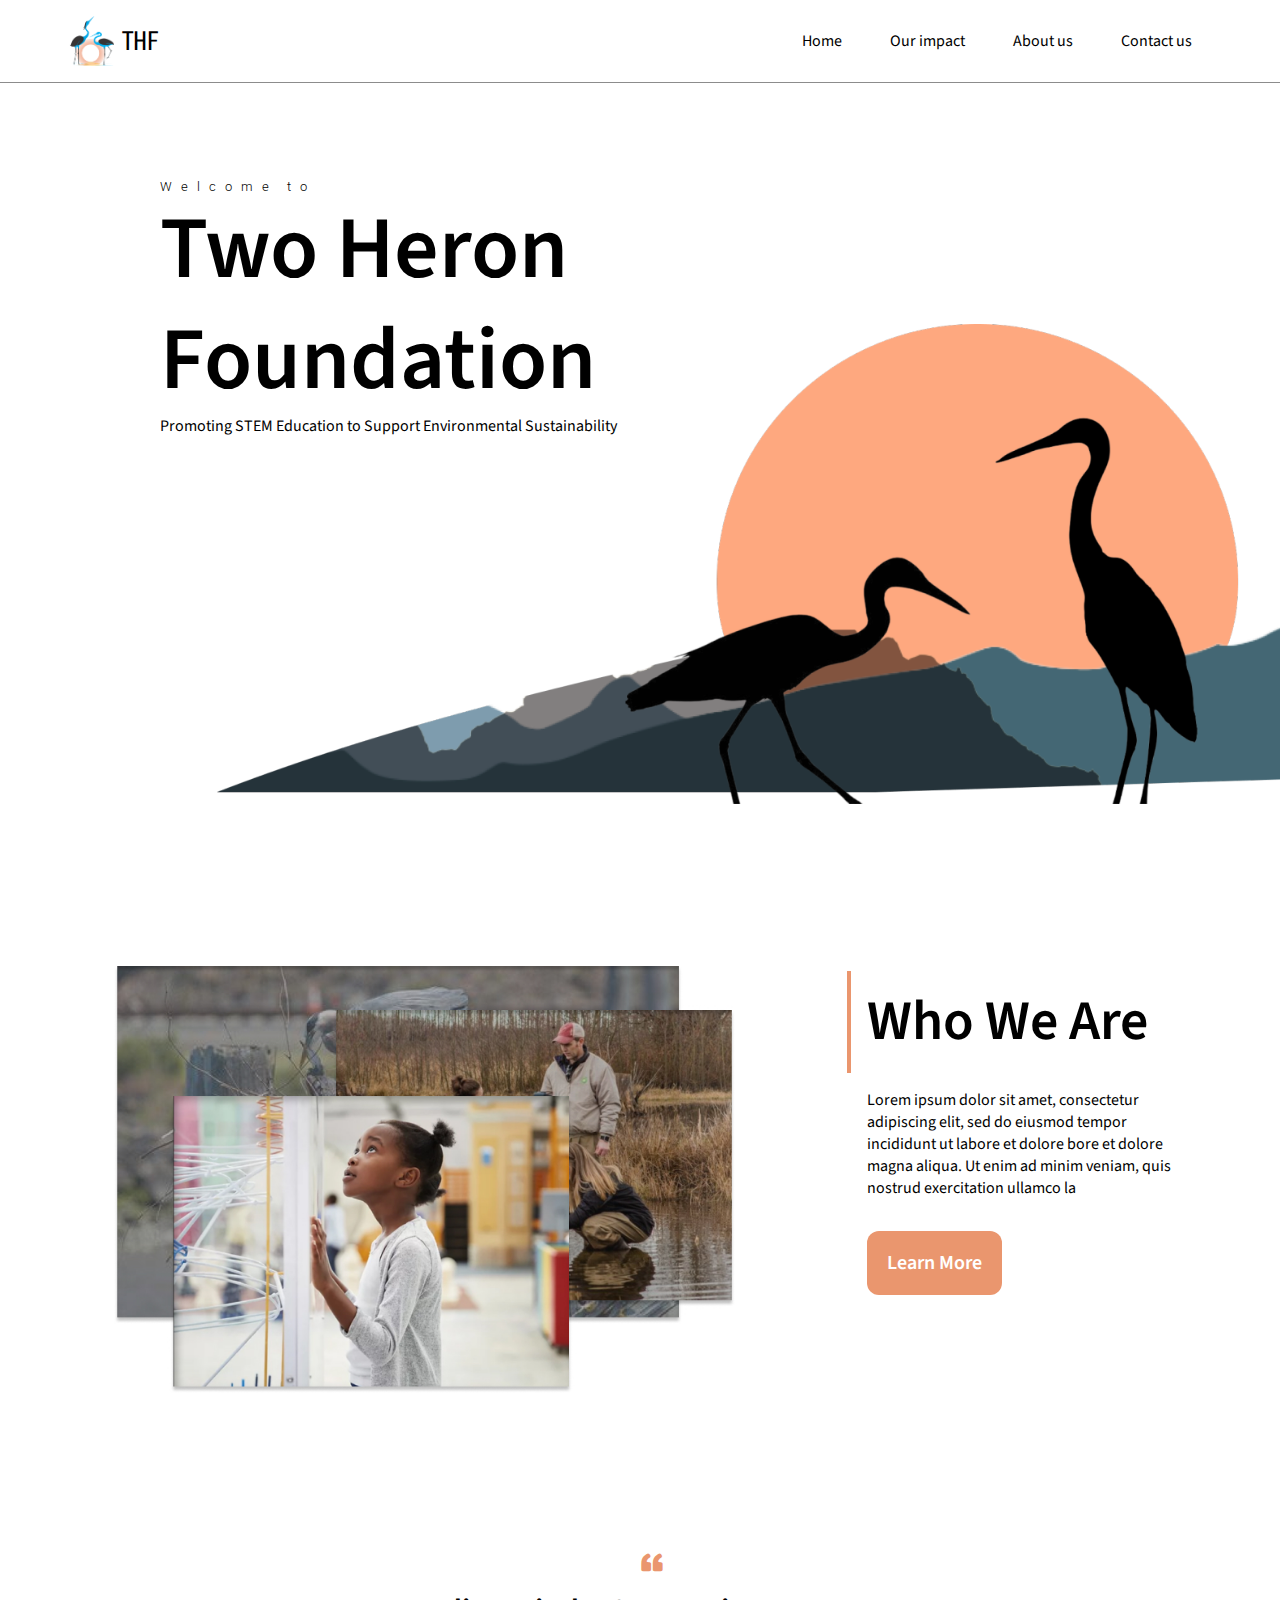
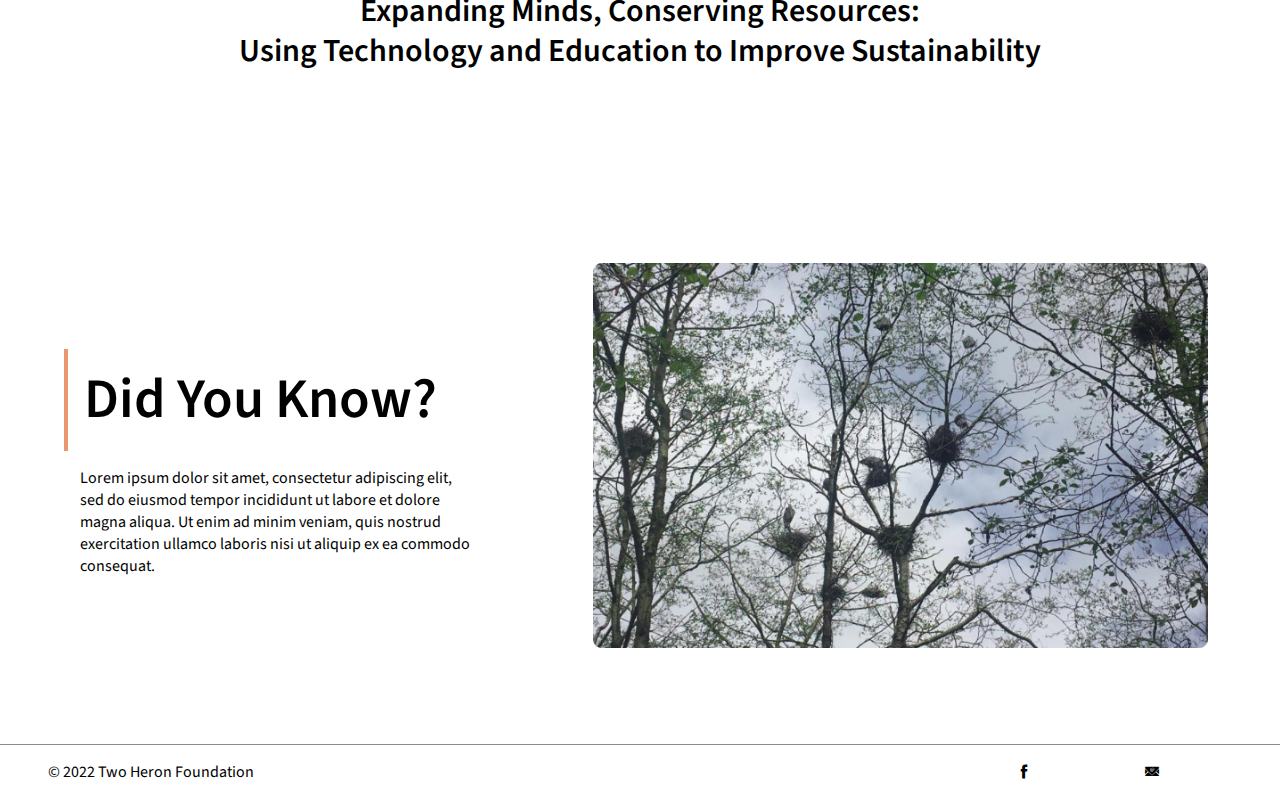
<file: index.html>
<!DOCTYPE html>
<html>

<head>
    <meta charset="utf-8">
    <meta name="viewport" content="width=device-width, initial-scale=1, shrink-to-fit=no">
    <title>Two Heron Foundation</title>
    <link rel="stylesheet" href="css/home.css">
</head>

<div class="nav-container">
    <nav>
        <div class="image-title">
            <img src="css/images/TH-Logo.png">
            <a href="index.html">
                <p class=THF>THF</p>
            </a>
        </div>
        <div class="list">
            <ul>
                <li class="header-right"><a href="contact.html">Contact us</a></li>
                <li class="header-right"><a href="about.html">About us</a></li>
                <li class="header-right"><a href="impact.html">Our impact</a></li>
                <li class="header-right"><a href="">Home</a></li>
            </ul>
        </div>
    </nav>
</div>
<div>
    <div class="demo-wrap">
        <div class="title">
            <p class="welcome">W   e   l   c   o   m   e      t   o</p>
            <h1>Two Heron <br>Foundation</h1>
            <h5>Promoting STEM Education to Support Environmental Sustainability</h5>
        </div>
    </div>
</div>

<main>

    <div class="flex1">
        <div class="parent">
            <img src="css/images/group_pics.jpg">
        </div>
        <div class="item">
            <h2 class="bordered">Who We Are</h2>
            <p>Lorem ipsum dolor sit amet,
                consectetur adipiscing elit, sed do
                eiusmod tempor incididunt ut labore et
                dolore bore et dolore magna aliqua.
                Ut enim ad minim veniam, quis nostrud
                exercitation ullamco la
            </p>

            <h3><a href="about.html" class="button">Learn More</a></h3>
        </div>
    </div>

    <div class="quote">
        <div class="icon">
            <i class="icofont-quote-left"></i>
        </div>
        <h3 id="quote">Expanding Minds, Conserving Resources:<br>Using Technology and Education to
            Improve Sustainability</h3>
    </div>

    <div class="flex2">
        <div class="item">
            <h2 class="bordered">Did You Know?</h2>
            <div class="text">
                <p>
                    Lorem ipsum dolor sit amet, consectetur
                    adipiscing elit, sed do eiusmod tempor
                    incididunt ut labore et dolore magna aliqua.
                    Ut enim ad minim veniam, quis nostrud
                    exercitation ullamco laboris nisi ut aliquip ex
                    ea commodo consequat.
                </p>
            </div>
        </div>
        <div class="image">
            <div class="slider">
                <figure>
                    <img src="css/images/tress.jpg">
                    <img src="css/images/sunset.jpg">
                    <img src="css/images/heron_water.jpg">
                    <img src="css/images/heron.jpg">
                    <img src="css/images/tress.jpg"> <!-- first and last image must be the same -->
                </figure>
            </div>
        </div>
    </div>
</main>

<footer>
    <div>
        <p text-align="left">&copy; 2022 Two Heron Foundation</p>
    </div>
    <div class="icons">
        <a href="https://www.facebook.com/TwoHeronsFoundation/"><i class="icofont-facebook"></i></a><a
            href="contact.html"><i class="icofont-email"></i></a>
    </div>
</footer>

</html>
</file>
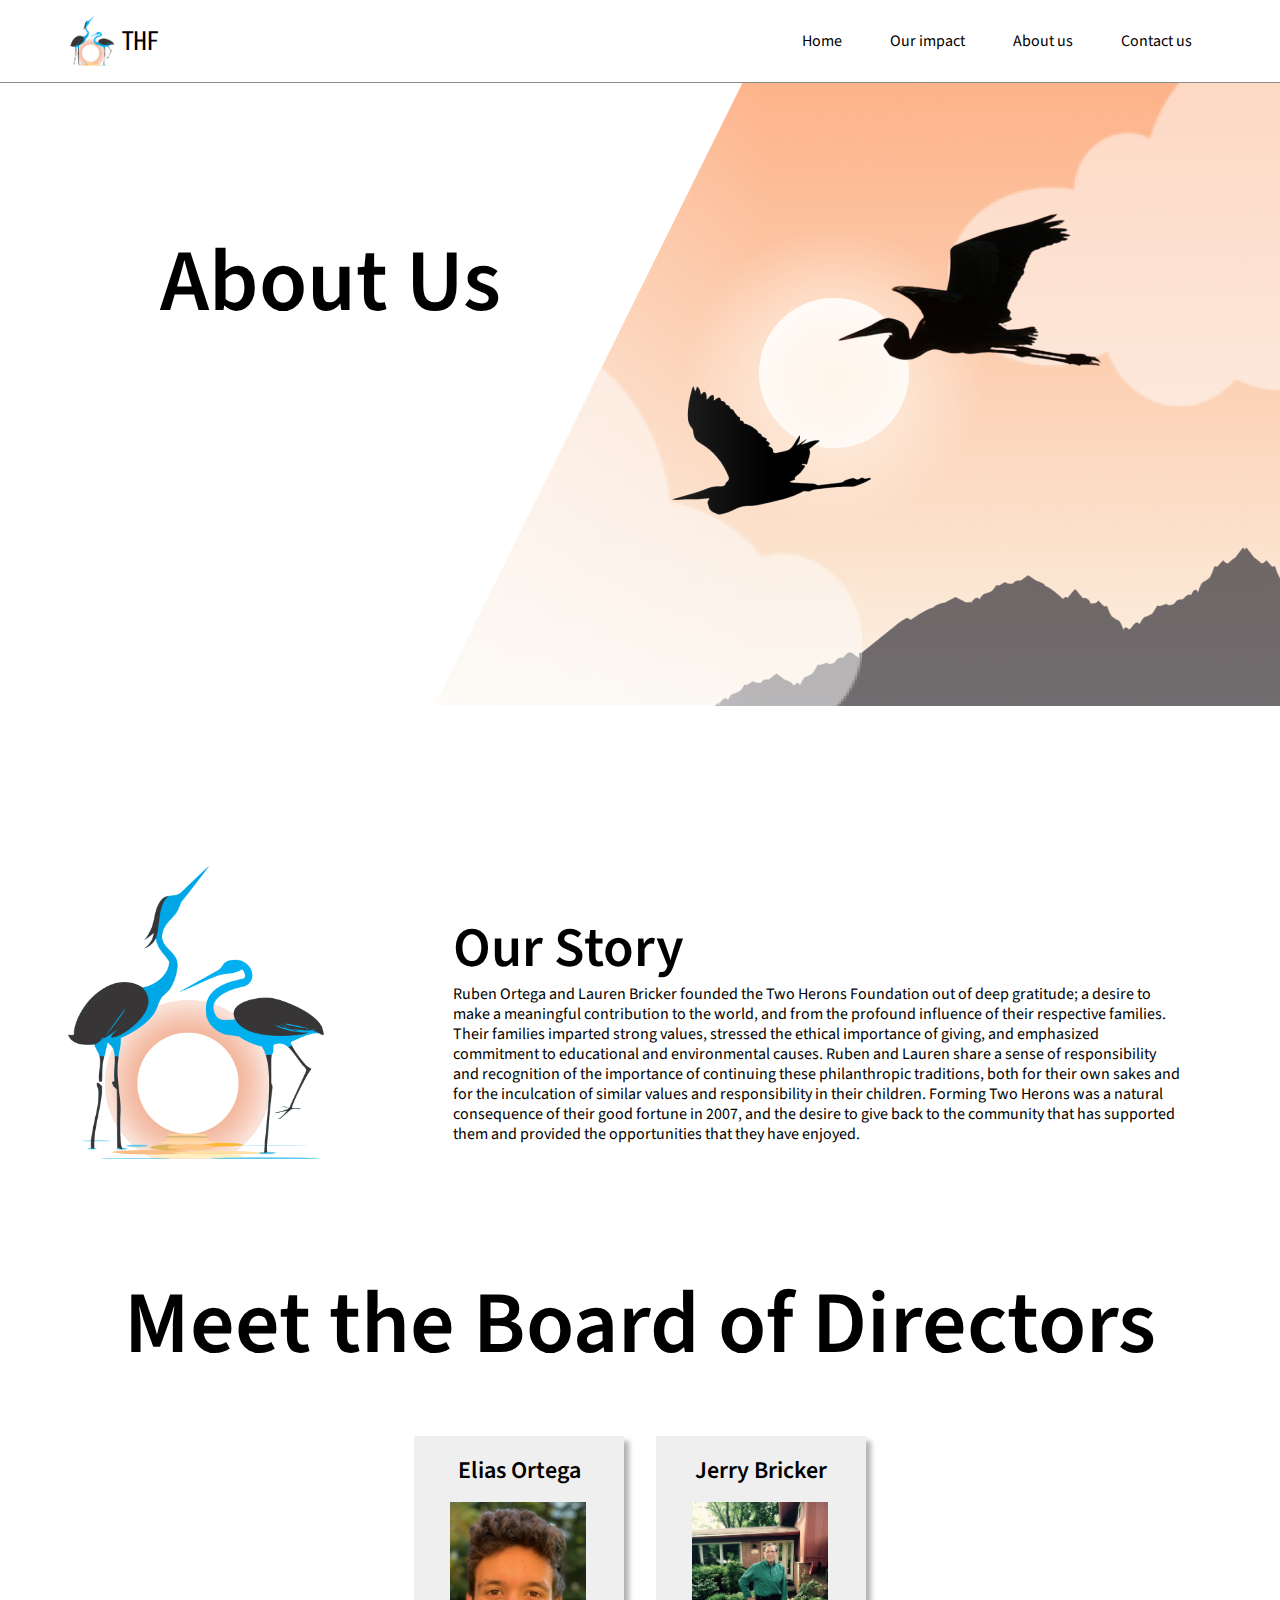
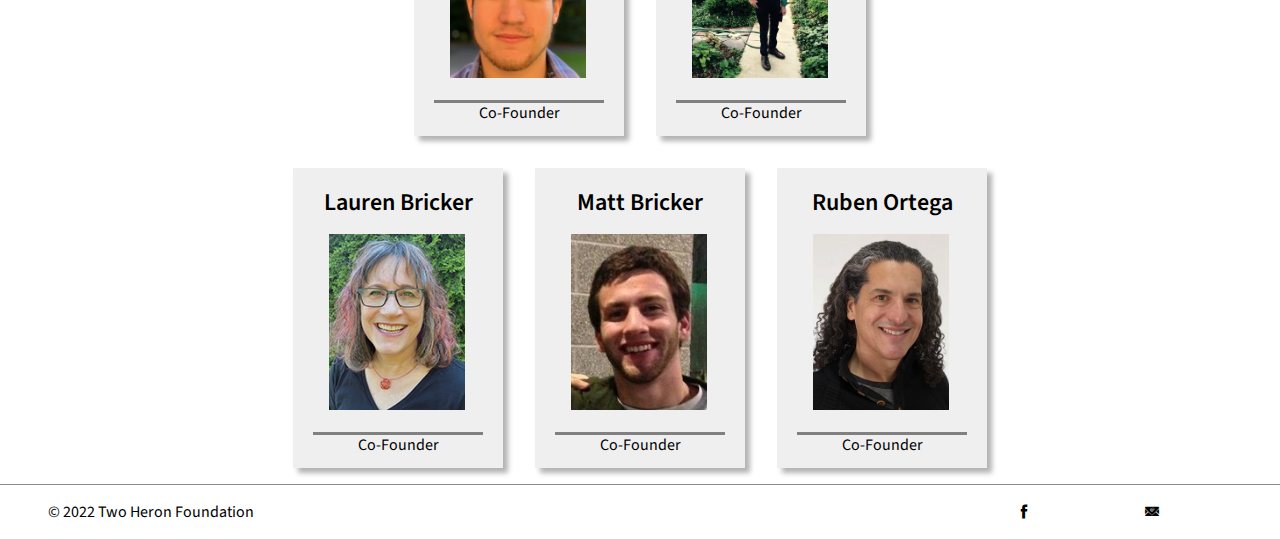
<file: about.html>
<!DOCTYPE html>
<html>

<head>
    <meta charset="utf-8">
    <meta name="viewport" content="width=device-width, initial-scale=1, shrink-to-fit=no">
    <title>About Us</title>
    <link rel="stylesheet" href="css/abo.css">
</head>

<body>
    <div class="header-space">
        <div class="nav-container">
            <nav>
                <div class="image-title">
                    <img src="css/images/TH-Logo.png">
                    <a href="index.html">
                        <p class=THF>THF</p>
                    </a>
                </div>
                <div class="list">
                    <ul>
                        <li class="header-right"><a href="contact.html">Contact us</a></li>
                        <li class="header-right"><a href="about.html">About us</a></li>
                        <li class="header-right"><a href="impact.html">Our impact</a></li>
                        <li class="header-right"><a href="index.html">Home</a></li>
                    </ul>
                </div>
            </nav>
        </div>
        <div class="triangle-topleft"></div>
        <div class="demo-wrap">
            <div class="title">
                <h1>About Us</h1>
            </div>
        </div>
    </div>



    <div class="flexbox">
        <div class="image">
        <img src="css/images/TH-Logo.png">
    </div>
        <div class="item">
            <h2>Our Story</h2>
            <h5>    Ruben Ortega and Lauren Bricker founded the Two Herons Foundation out of deep gratitude; a desire to
                make
                a
                meaningful contribution to the world, and from the profound influence of their respective families.
                Their families
                imparted strong values, stressed the ethical importance of giving, and emphasized commitment to
                educational and
                environmental causes. Ruben and Lauren share a sense of responsibility and recognition of the
                importance
                of continuing
                these philanthropic traditions, both for their own sakes and for the inculcation of similar values
                and
                responsibility in
                their children. Forming Two Herons was a natural consequence of their good fortune in 2007, and the
                desire to give back
                to the community that has supported them and provided the opportunities that they have enjoyed.</h5>
        </div>
    </div>




    <h1 class="heading2">Meet the Board of Directors</h1>
    <div class="grid-container">
        <div class="card">
            <h4>Elias Ortega</h4>
            <img class='grid-item' src="css/images/Elias_Ortega.png" alt="Photo of Elias Ortega">
            <div class="row-border"></div>
            <h5>Co-Founder</h5>
        </div>
        <div class="card">
            <h4>Jerry Bricker</h4>
            <img class='grid-item' src='css/images/Jerry_Bricker.png' alt='Jerry Bricker'>
            <div class="row-border"></div>
            <h5>Co-Founder</h5>
        </div>
    </div>
    <div class="grid-container1">
        <div class="card">
            <h4>Lauren Bricker</h4>
            <img class='grid-item' src='css/images/Lauren_Bricker.jpg' alt='Lauren Bricker'>
            <div class="row-border"></div>
            <h5>Co-Founder</h5>
        </div>
        <div class="card">
            <h4>Matt Bricker</h4>
            <img class='grid-item' src='css/images/Matt_Bricker.jpg' alt='Matt Bricker'>
            <div class="row-border"></div>
            <h5>Co-Founder</h5>
        </div>
        <div class="card">
            <h4>Ruben Ortega</h4>
            <img class='grid-item' src='css/images/Ruben_Ortega.png' alt='Ruben Ortega'>
            <div class="row-border"></div>
            <h5>Co-Founder</h5>
        </div>
    </div>





    <footer>
        <div>
            <p text-align="left">&copy; 2022 Two Heron Foundation</p>
        </div>
        <div class="icons">
            <a href="https://www.facebook.com/TwoHeronsFoundation/"><i class="icofont-facebook"></i></a><a
                href="contact.html"><i class="icofont-email"></i></a>
        </div>
    </footer>
</body>

</html>
</file>
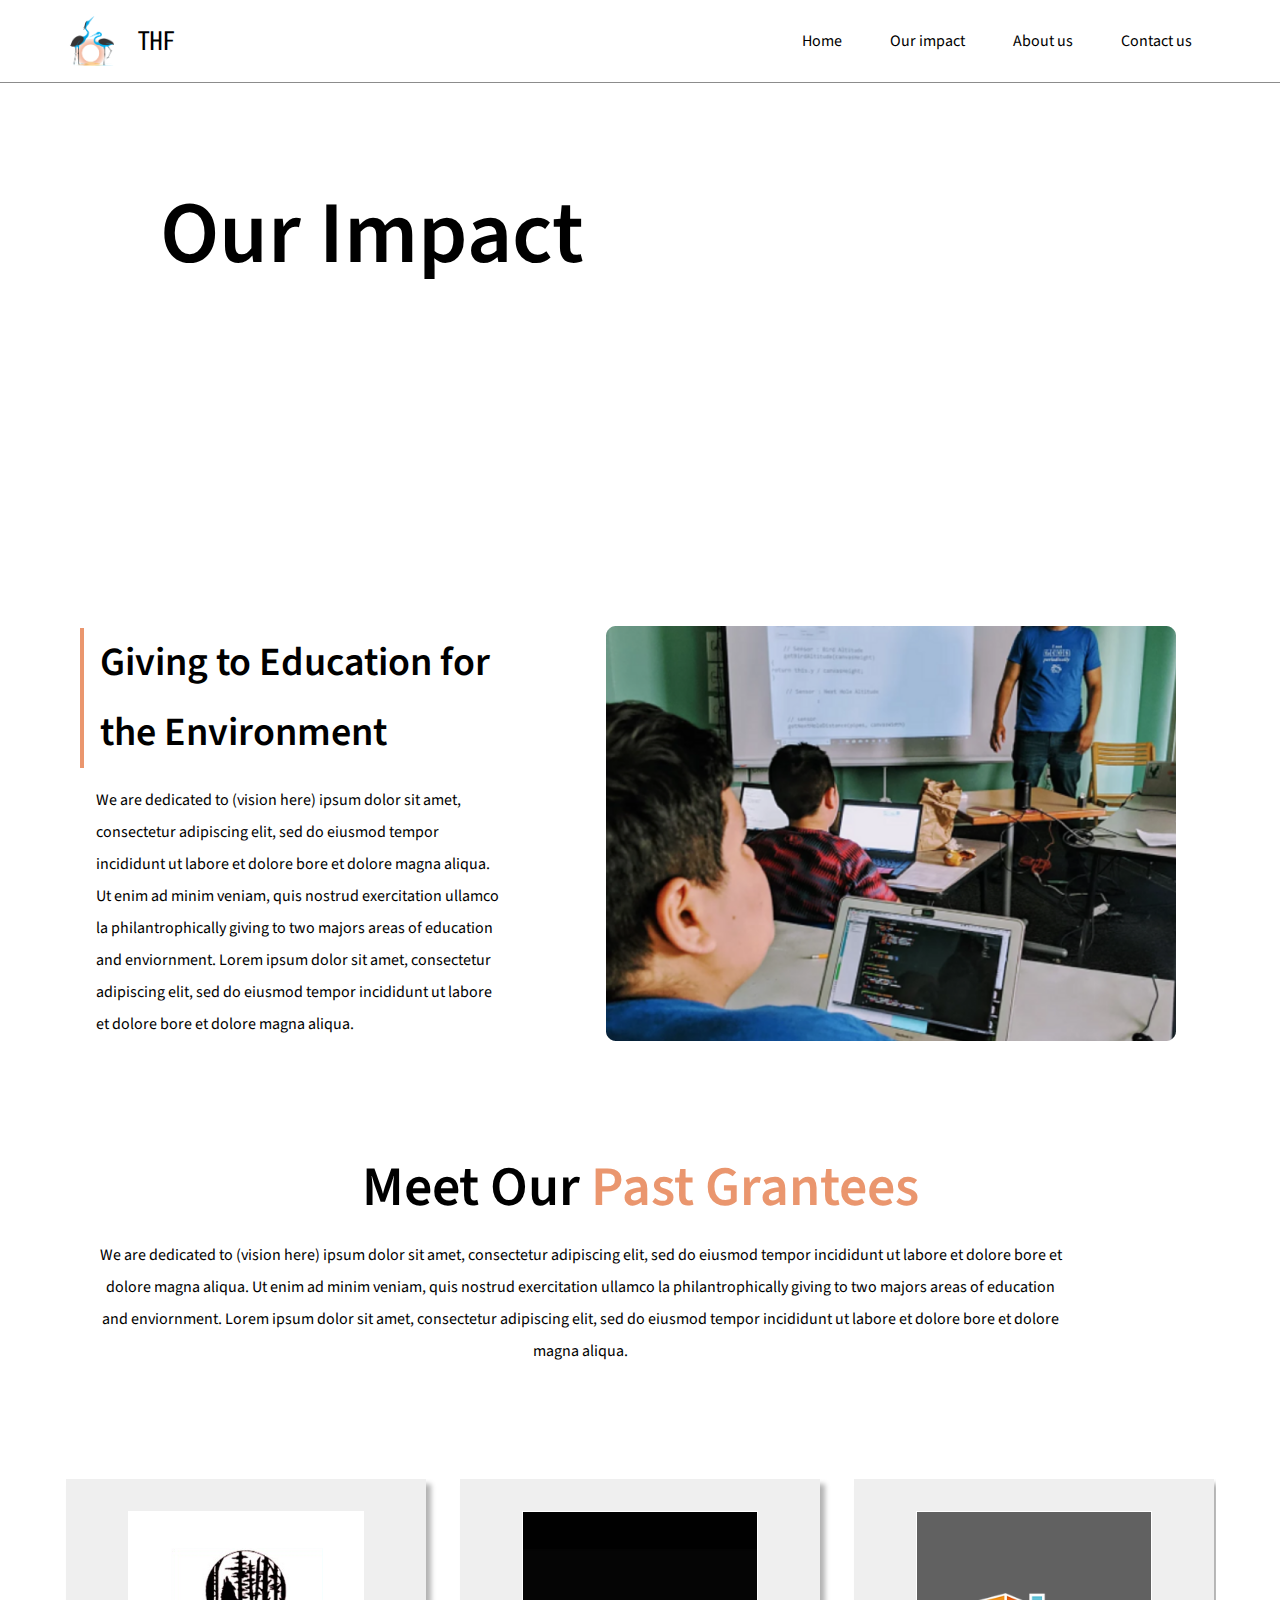
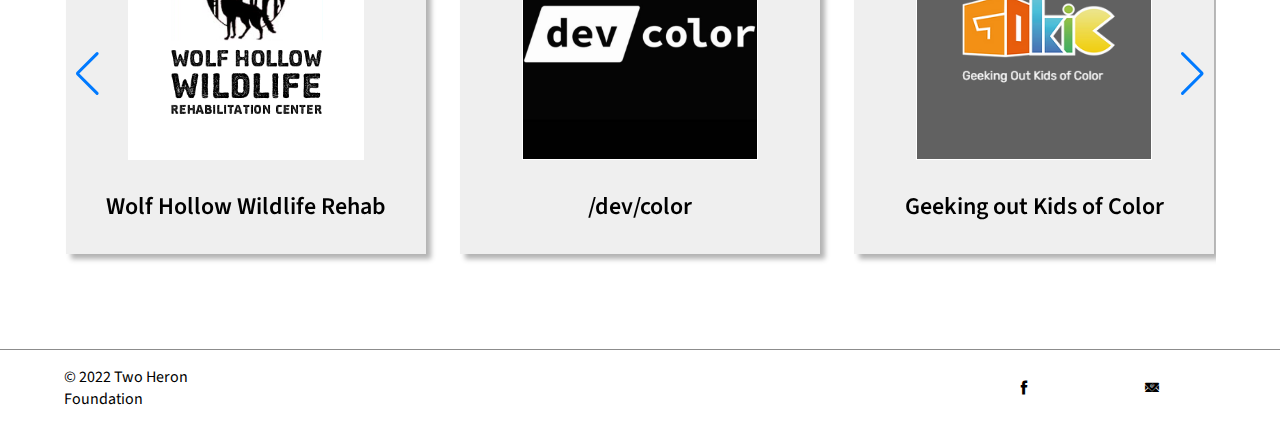
<file: impact.html>
<!DOCTYPE html>
<html>

<head>
    <meta charset="UTF-8">
    <meta name="viewport" content="width=device-width, initial-scale=1, shrink-to-fit=no">
    <link rel="stylesheet" href="css/impact.css">

    <link rel="stylesheet" href="https://cdnjs.cloudflare.com/ajax/libs/font-awesome/6.1.1/css/all.min.css">
    <link rel="stylesheet" href="https://unpkg.com/swiper/swiper-bundle.min.css" />

    <title>Our Impact</title>
</head>

<body>
    <div class="header-space">
        <div class="nav-container">
            <nav>
                <div class="image-title">
                    <img src="css/images/TH-Logo.png">
                    <a href="index.html">
                        <p class=THF>THF</p>
                    </a>
                </div>
                <div class="list">
                    <ul>
                        <li class="header-right"><a href="contact.html">Contact us</a></li>
                        <li class="header-right"><a href="about.html">About us</a></li>
                        <li class="header-right"><a href="impact.html">Our impact</a></li>
                        <li class="header-right"><a href="index.html">Home</a></li>
                    </ul>
                </div>
            </nav>
        </div>
        <div class="title">
            <h1>Our Impact</h1>
        </div>
    </div>

    <div>
        <div class="environment">
            <div class="text">
                <h2 class="h2 bordered"> Giving to Education for the Environment </h2>
                <p> We are dedicated to (vision here) ipsum dolor sit amet, consectetur adipiscing
                    elit, sed do eiusmod tempor incididunt ut labore et dolore bore et dolore
                    magna aliqua. Ut enim ad minim veniam, quis nostrud exercitation ullamco la
                    philantrophically giving to two majors areas of education and enviornment.
                    Lorem ipsum dolor sit amet, consectetur adipiscing elit, sed do eiusmod
                    tempor incididunt ut labore et dolore bore et dolore magna aliqua.
                </p>
            </div>
            <div class="image">
                <img align="center" src="css/images/kid.png">
            </div>
        </div>
    </div>

    <div class="grantees">
        <div class="text">
            <h2 class="h2"> Meet Our <span style="color: #EA966E">Past Grantees</span></h2>
            <p> We are dedicated to (vision here) ipsum dolor sit amet, consectetur adipiscing
                elit, sed do eiusmod tempor incididunt ut labore et dolore bore et dolore
                magna aliqua. Ut enim ad minim veniam, quis nostrud exercitation ullamco la
                philantrophically giving to two majors areas of education and enviornment.
                Lorem ipsum dolor sit amet, consectetur adipiscing elit, sed do eiusmod
                tempor incididunt ut labore et dolore bore et dolore magna aliqua.
            </p>
        </div>
    </div>

    <section id="diff-id">
        <div class="container">
            <div class="subcontainer">
                <div class="swiper mySwiper">
                    <div class="swiper-wrapper my-slider">
                        <div class="swiper-slide">
                            <div class="slide-container">
                                <div class="slide-img img-1">
                                    <div class="more-info">
                                        <a href="https://wolfhollowwildlife.org/">
                                            <p>Wolf Hollow Wildlife Rehab is a non profit organization that promotes the
                                                well-being
                                                of wildlife and their habitats through rehabilitation of injured and
                                                orphaned wildlife, public education and
                                                non-invasive research.
                                            </p>
                                        </a>
                                    </div>
                                </div>
                                <h4 class="h4">Wolf Hollow Wildlife Rehab</h4>
                            </div>
                        </div>
                        <div class="swiper-slide">
                            <div class="slide-container">
                                <div class="slide-img img-2">
                                    <div class="more-info">
                                        <a href="https://devcolor.org/">
                                            <p>/dev /color is the global career accelerator for Black software
                                                engineers, technologists,
                                                and executives. /dev/color brings Black engineering
                                                leaders together to surface and solve some of their most pressing
                                                challenges.
                                            </p>
                                        </a>
                                    </div>
                                </div>
                                <h4 class="h4">/dev/color</h4>
                            </div>
                        </div>
                        <div class="swiper-slide">
                            <div class="slide-container">
                                <div class="slide-img img-3">
                                    <div class="more-info">
                                        <a href="https://www.gokic.org/">
                                            <p>Geeking Out Kids of Color is an organization that builds and sustains
                                                youth programs that are rooted in community,
                                                computer science, and consciousness, geared towards empowering youth to
                                                envision and construct new realities.
                                            </p>
                                        </a>
                                    </div>
                                </div>
                                <h4 class="h4">Geeking out Kids of Color </h4>
                            </div>
                        </div>
                        <div class="swiper-slide">
                            <div class="slide-container">
                                <div class="slide-img img-4">
                                    <div class="more-info">
                                        <a href="https://www.nrdc.org/">
                                            <p>The National Resources Defense Council works to ensure the rights of all
                                                people to the air, the water
                                                and the wild, and to prevent special interests from undermining public
                                                interests.
                                            </p>
                                        </a>
                                    </div>
                                </div>
                                <h4 class="h4">Natural Resources Defense Council</h4>
                            </div>
                        </div>
                        <div class="swiper-slide">
                            <div class="slide-container">
                                <div class="slide-img img-5">
                                    <div class="more-info">
                                        <a href="https://www.climatesolutions.org/">
                                            <p>Climate Solutions works to champion transformational
                                                policies and market-based innovations and communicate a bold vision for
                                                solutions at the scale required by
                                                climate science.
                                            </p>
                                        </a>
                                    </div>
                                </div>
                                <h4 class="h4">Climate Solutions</h4>
                            </div>
                        </div>
                        <div class="swiper-slide">
                            <div class="slide-container">
                                <div class="slide-img img-6">
                                    <div class="more-info">
                                        <a href="https://www.aclu.org/">
                                            <p>The ACLU works in the courts, legislatures, and communities to defend and
                                                preserve the individual rights
                                                and liberties guaranteed to all people in this country by the
                                                Constitution and laws of the United States.</p>
                                        </a>
                                    </div>
                                </div>
                                <h4 class="h4">ACLU</h4>
                            </div>
                        </div>
                        <div class="swiper-slide">
                            <div class="slide-container">
                                <div class="slide-img img-7">
                                    <div class="more-info">
                                        <a href="https://www.sealifer3.org/">
                                            <p>SR3 promotes the health and welfare of marine life through three R's:
                                                response, rehabilitation, and research.</p>
                                        </a>
                                    </div>
                                </div>
                                <h4 class="h4">SR3, Sealife Response, Rehab, & Research</h4>
                            </div>
                        </div>
                        <div class="swiper-slide">
                            <div class="slide-container">
                                <div class="slide-img img-8">
                                    <div class="more-info">
                                        <a href="https://www.salish.org/">
                                            <p>Salish Sea Expeditions delivers meaningful, boat-based learning
                                                experiences to students in grades 5-12,
                                                giving them the opportunity to conduct real scientific research, and
                                                engage in STEM exploration and maritime
                                                skills training.
                                            </p>
                                        </a>
                                    </div>
                                </div>
                                <h4 class="h4">Salish Sea Expeditions</h4>
                            </div>
                        </div>
                        <div class="swiper-slide">
                            <div class="slide-container">
                                <div class="slide-img img-9">
                                    <div class="more-info">
                                        <a href="https://www.worldreader.org/">
                                            <p>Worldreader is a 501 global nonprofit organization that provides people
                                                in the developing world with free
                                                access to a library of digital books via e-readers and mobile phones.
                                            </p>
                                        </a>
                                    </div>
                                </div>
                                <h4 class="h4">World Reader</h4>
                            </div>
                        </div>
                        <div class="swiper-slide">
                            <div class="slide-container">
                                <div class="slide-img img-10">
                                    <div class="more-info">
                                        <a href="https://www.birdrescue.org/">
                                            <p>International Bird Rescue is a nonprofit organization that rehabilitates
                                                injured aquatic
                                                birds, most notably seabirds affected by oil spills.</p>
                                        </a>
                                    </div>
                                </div>
                                <h4 class="h4">International Bird Rescue</h4>
                            </div>
                        </div>
                        <div class="swiper-slide">
                            <div class="slide-container">
                                <div class="slide-img img-11">
                                    <div class="more-info">
                                        <a href="https://www.maldef.org/">
                                            <p>Founded in 1968, MALDEF is the nation's
                                                leading Latino legal civil rights organization. Our commitment is to
                                                protect and defend the rights of all Latinos living in the
                                                United States and the constitutional rights of all Americans.</p>
                                        </a>
                                    </div>
                                </div>
                                <h4 class="h4">Mexican American Legal Defense and Educational Fund</h4>
                            </div>
                        </div>
                        <div class="swiper-slide">
                            <div class="slide-container">
                                <div class="slide-img img-12">
                                    <div class="more-info">
                                        <a href="https://www.sarveywildlife.org/">
                                            <p>Dedicated to saving the lives of sick, orphaned, injured, displaced, and
                                                debilitated wild
                                                animals entrusted to our care so that they may be successfully returned
                                                to their native habitat.</p>
                                        </a>
                                    </div>
                                </div>
                                <h4 class="h4">Sarvey Wildlife Center</h4>
                            </div>
                        </div>
                        <div class="swiper-slide">
                            <div class="slide-container">
                                <div class="slide-img img-13">
                                    <div class="more-info">
                                        <a href="https://www.aahom.org/">
                                            <p>The Mission of the Ann Arbor Hands-On Museum is to create moments of
                                                discovery that inspire curiosity,
                                                exploration and respect for STEM and the natural world. The Vision is a
                                                world where curiosity today leads to more purposeful lives tomorrow.</p>
                                        </a>
                                    </div>
                                </div>
                                <h4 class="h4">Ann Arbor Hands On Museum</h4>
                            </div>
                        </div>
                        <div class="swiper-slide">
                            <div class="slide-container">
                                <div class="slide-img img-14">
                                    <div class="more-info">
                                        <a href="https://www.awis.org/">
                                            <p>The Association for Women in Science (AWIS), founded in 1971, is the
                                                leading organization that advocates on behalf
                                                of women in science, technology, engineering, and mathematics (STEM) to
                                                achieve business growth, social change, and innovation.</p>
                                        </a>
                                    </div>
                                </div>
                                <h4 class="h4">Association for Women in Science</h4>
                            </div>
                        </div>
                        <div class="swiper-slide">
                            <div class="slide-container">
                                <div class="slide-img img-15">
                                    <div class="more-info">
                                        <a href="https://www.kcsarc.org/en/">
                                            <p>King County Sexual Assault Resource Center (KCSARC) gives voice to
                                                victims, their families, and communities, create
                                                change in beliefs, attitudes, and behaviors about sexual violence, and
                                                instill courage for people to speak out about sexual assault.</p>
                                        </a>
                                    </div>
                                </div>
                                <h4 class="h4">King County Sexual Assault Resource Center</h4>
                            </div>
                        </div>
                    </div>
                    <div class="swiper-button-next"></div>
                    <div class="swiper-button-prev"></div>
                </div>
            </div>
        </div>
    </section>

    <footer>
        <div>
            <p text-align="left">&copy; 2022 Two Heron Foundation</p>
        </div>
        <div class="icons">
            <a href="https://www.facebook.com/TwoHeronsFoundation/"><i class="icofont-facebook"></i></a><a
                href="contact.html"><i class="icofont-email"></i></a>
        </div>
    </footer>

    <script src="https://unpkg.com/swiper/swiper-bundle.min.js"></script>

    <!-- Initialize Swiper -->
    <script>
        

        var swiper = new Swiper(".mySwiper", {
            slidesPerView: 1,
            spaceBetween: 30,
            slidesPerGroup: 1,
            loop: true,
            loopFillGroupWithBlank: true,
            pagination: {
                el: ".swiper-pagination",
                clickable: true,
            },
            navigation: {
                nextEl: ".swiper-button-next",
                prevEl: ".swiper-button-prev",
            },
            breakpoints: {
                768: {
                    slidesPerView: 2,
                    slidesPerGroup: 2
                },
                1200: {
                    slidesPerView: 3,
                    slidesPerGroup: 3
                }
            }
        });

    </script>
</body>

</html>
</file>
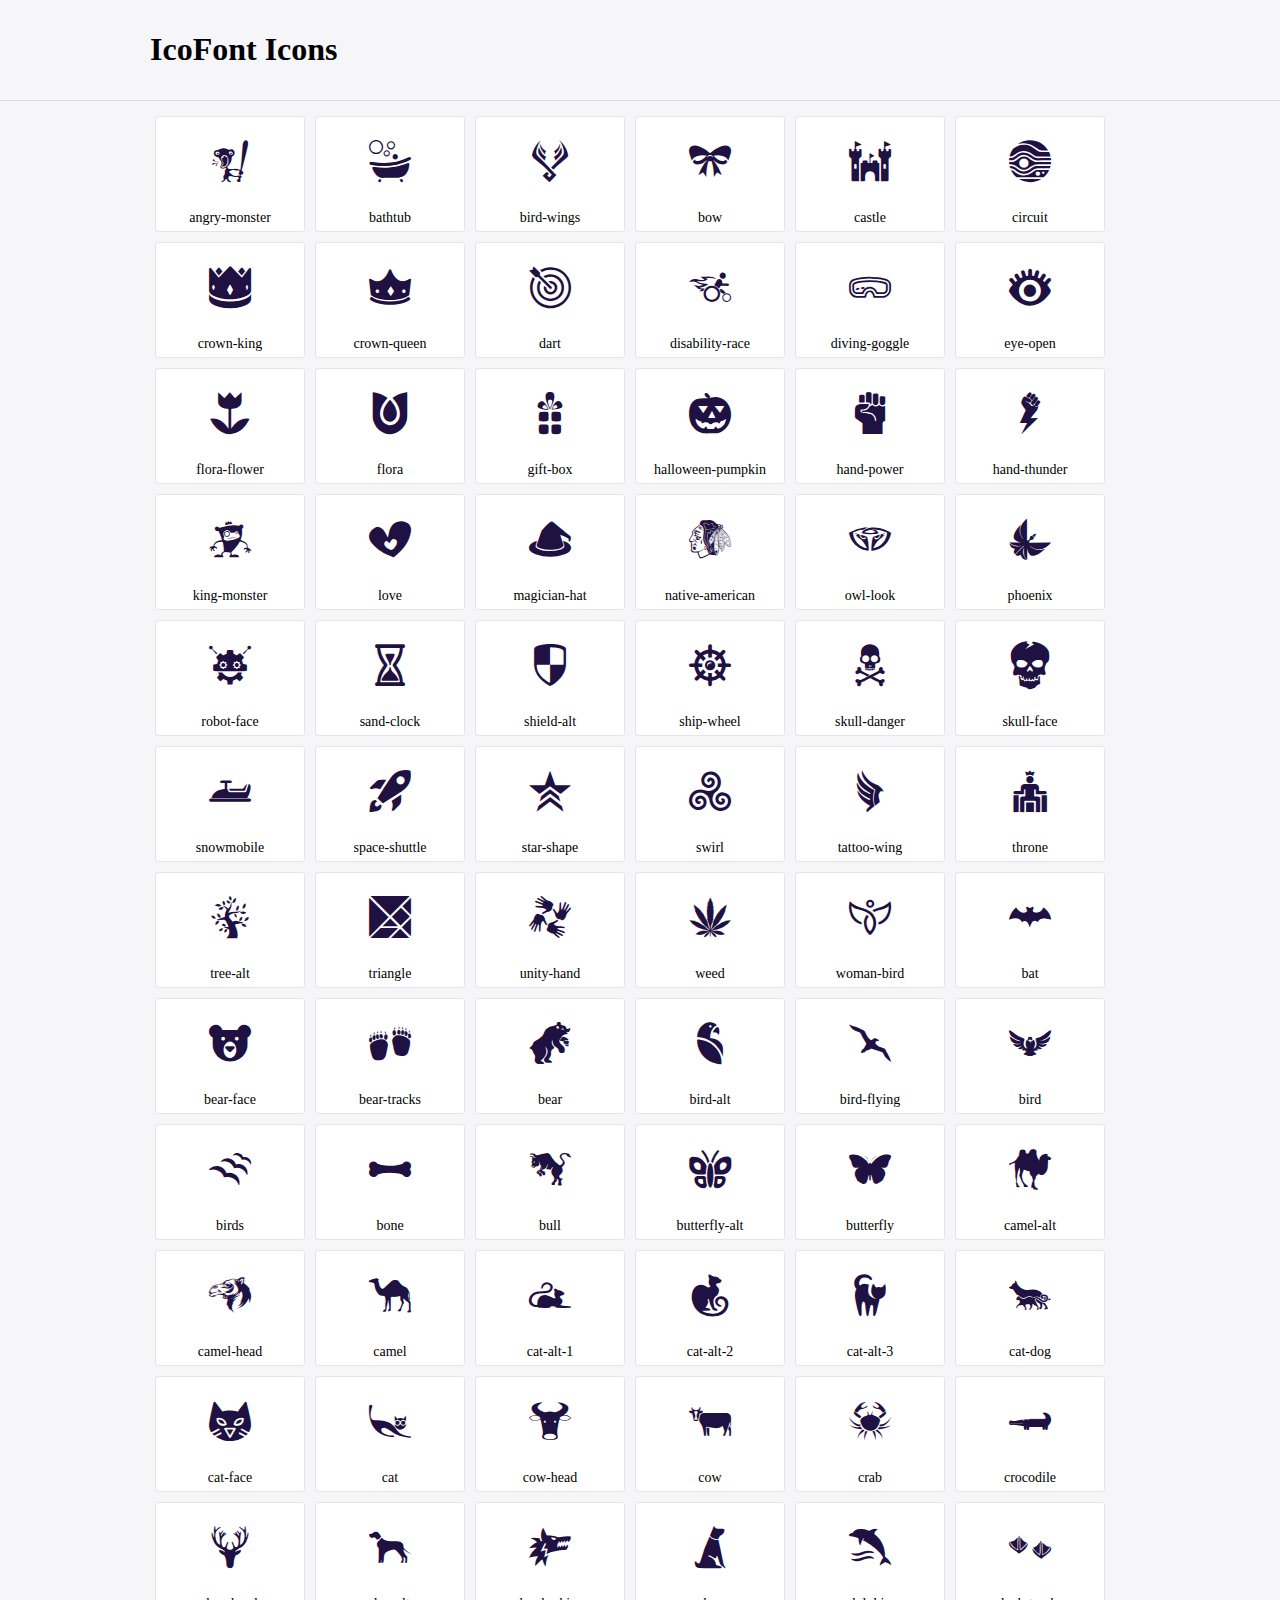
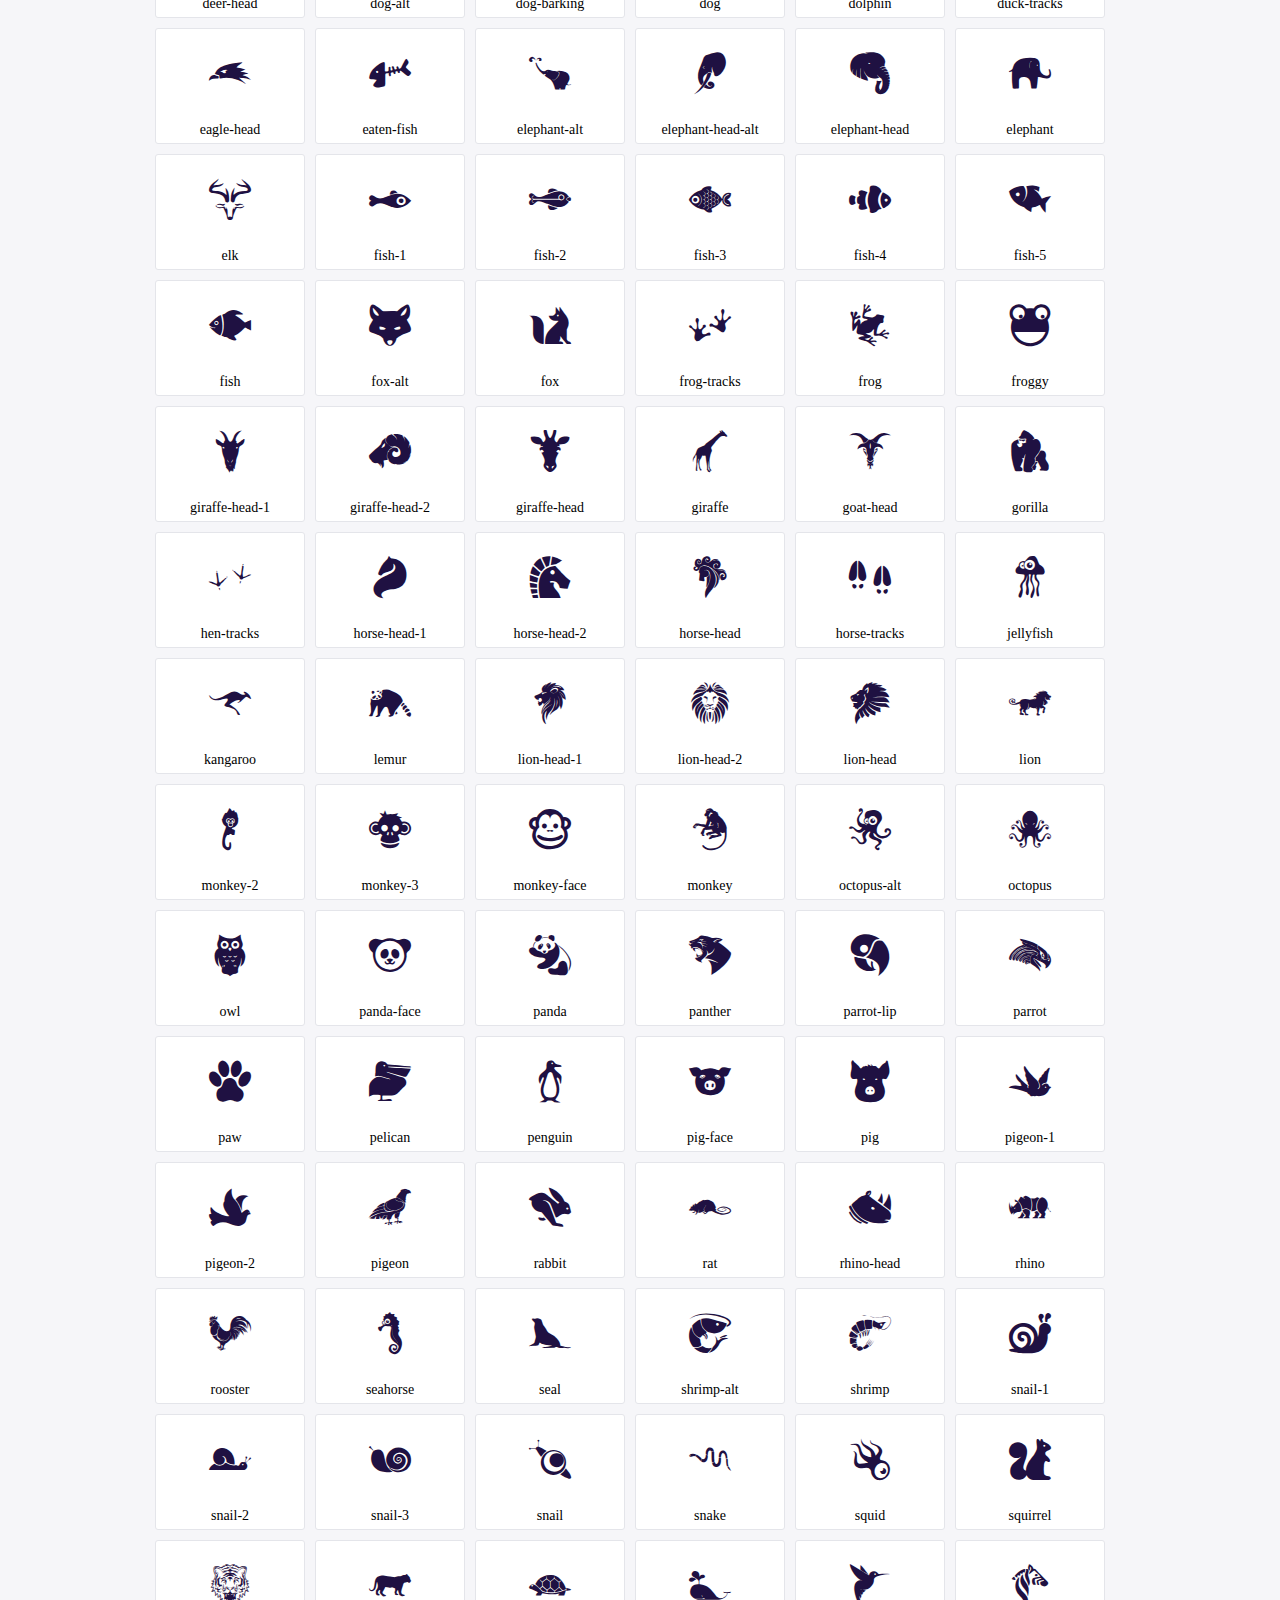
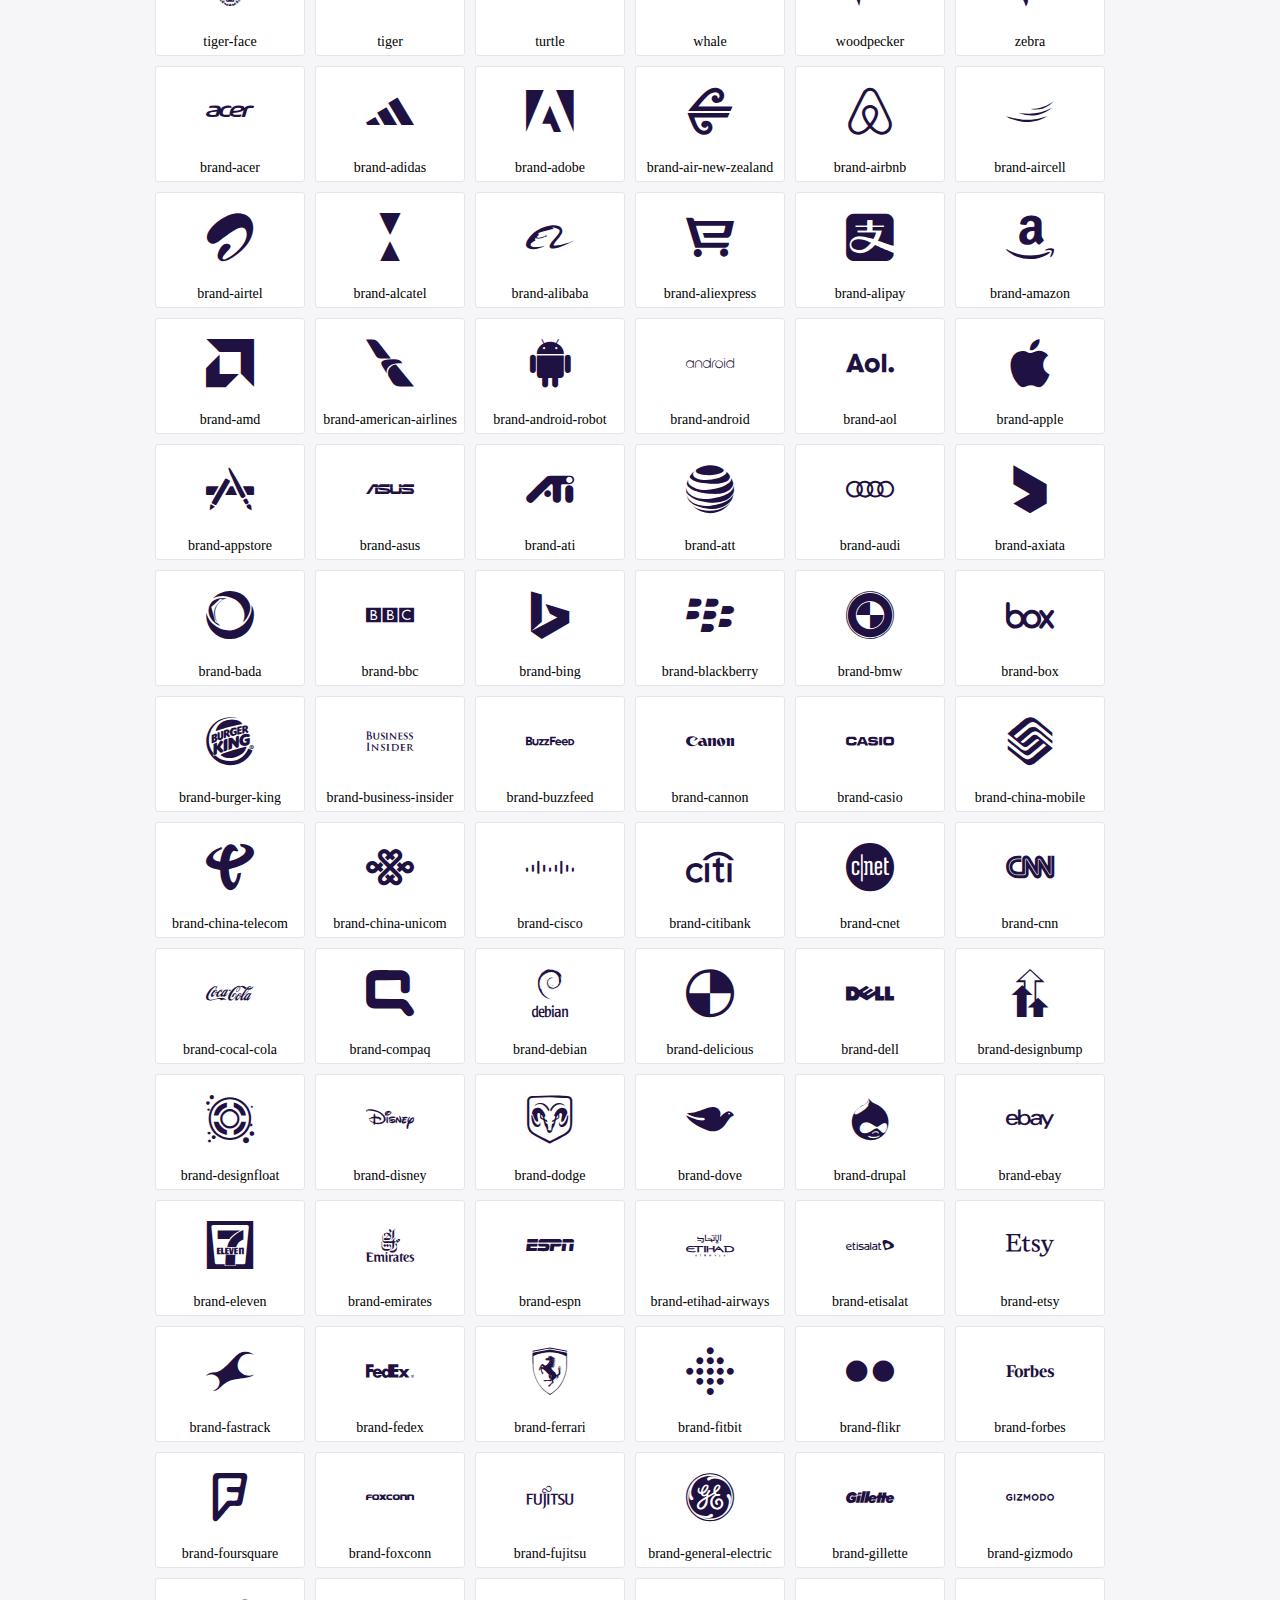
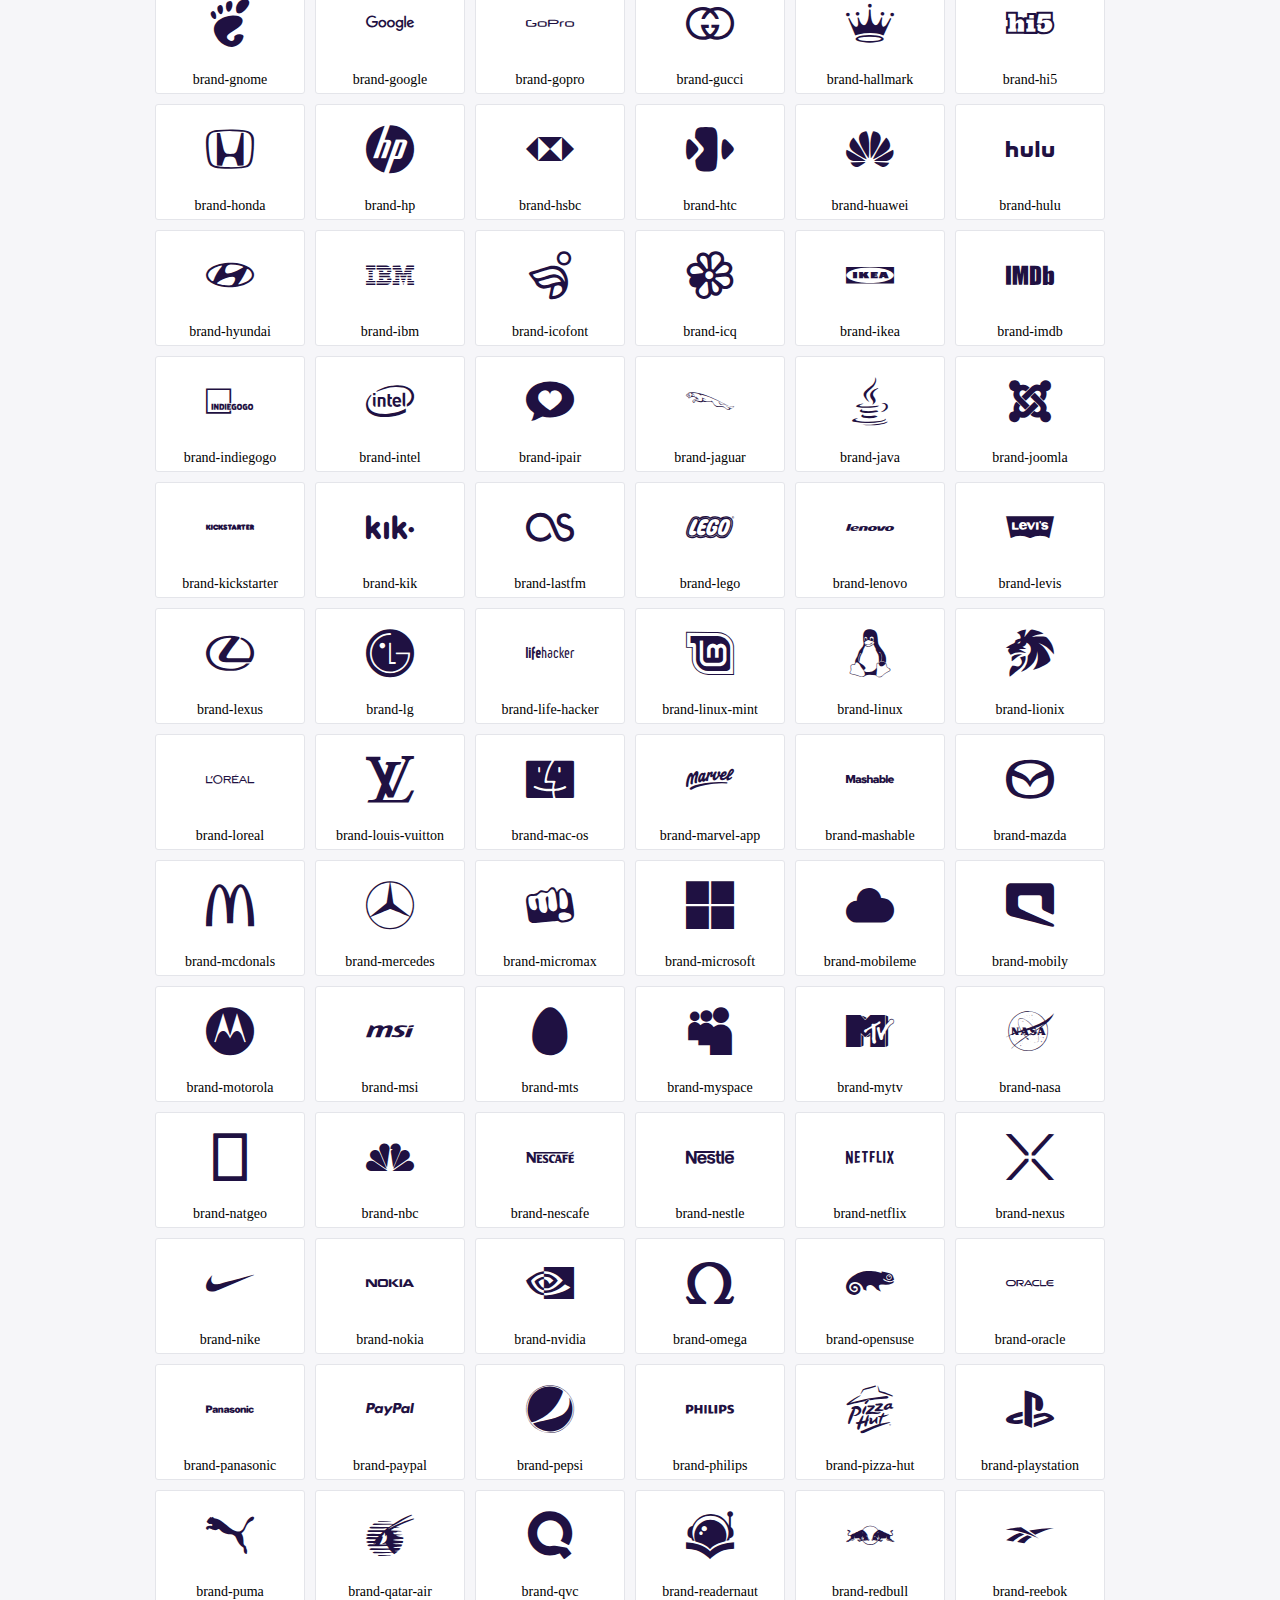
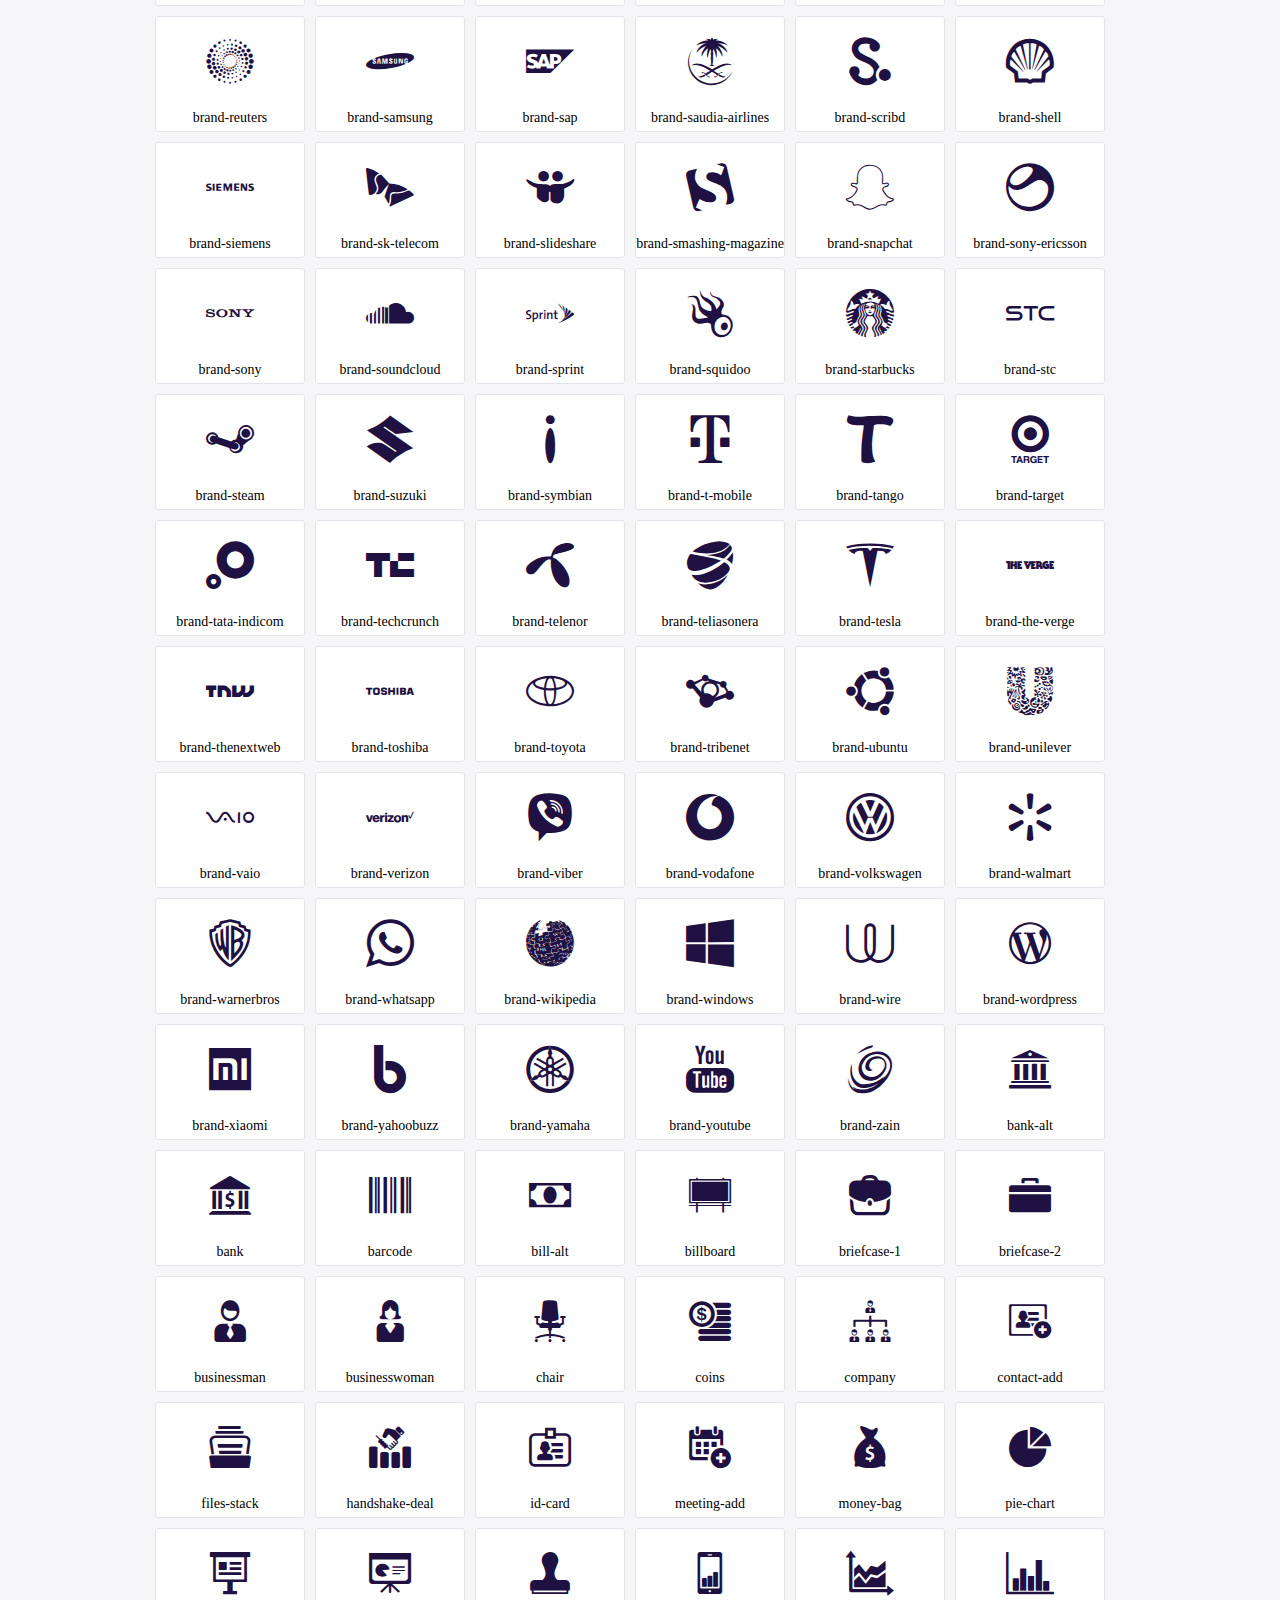
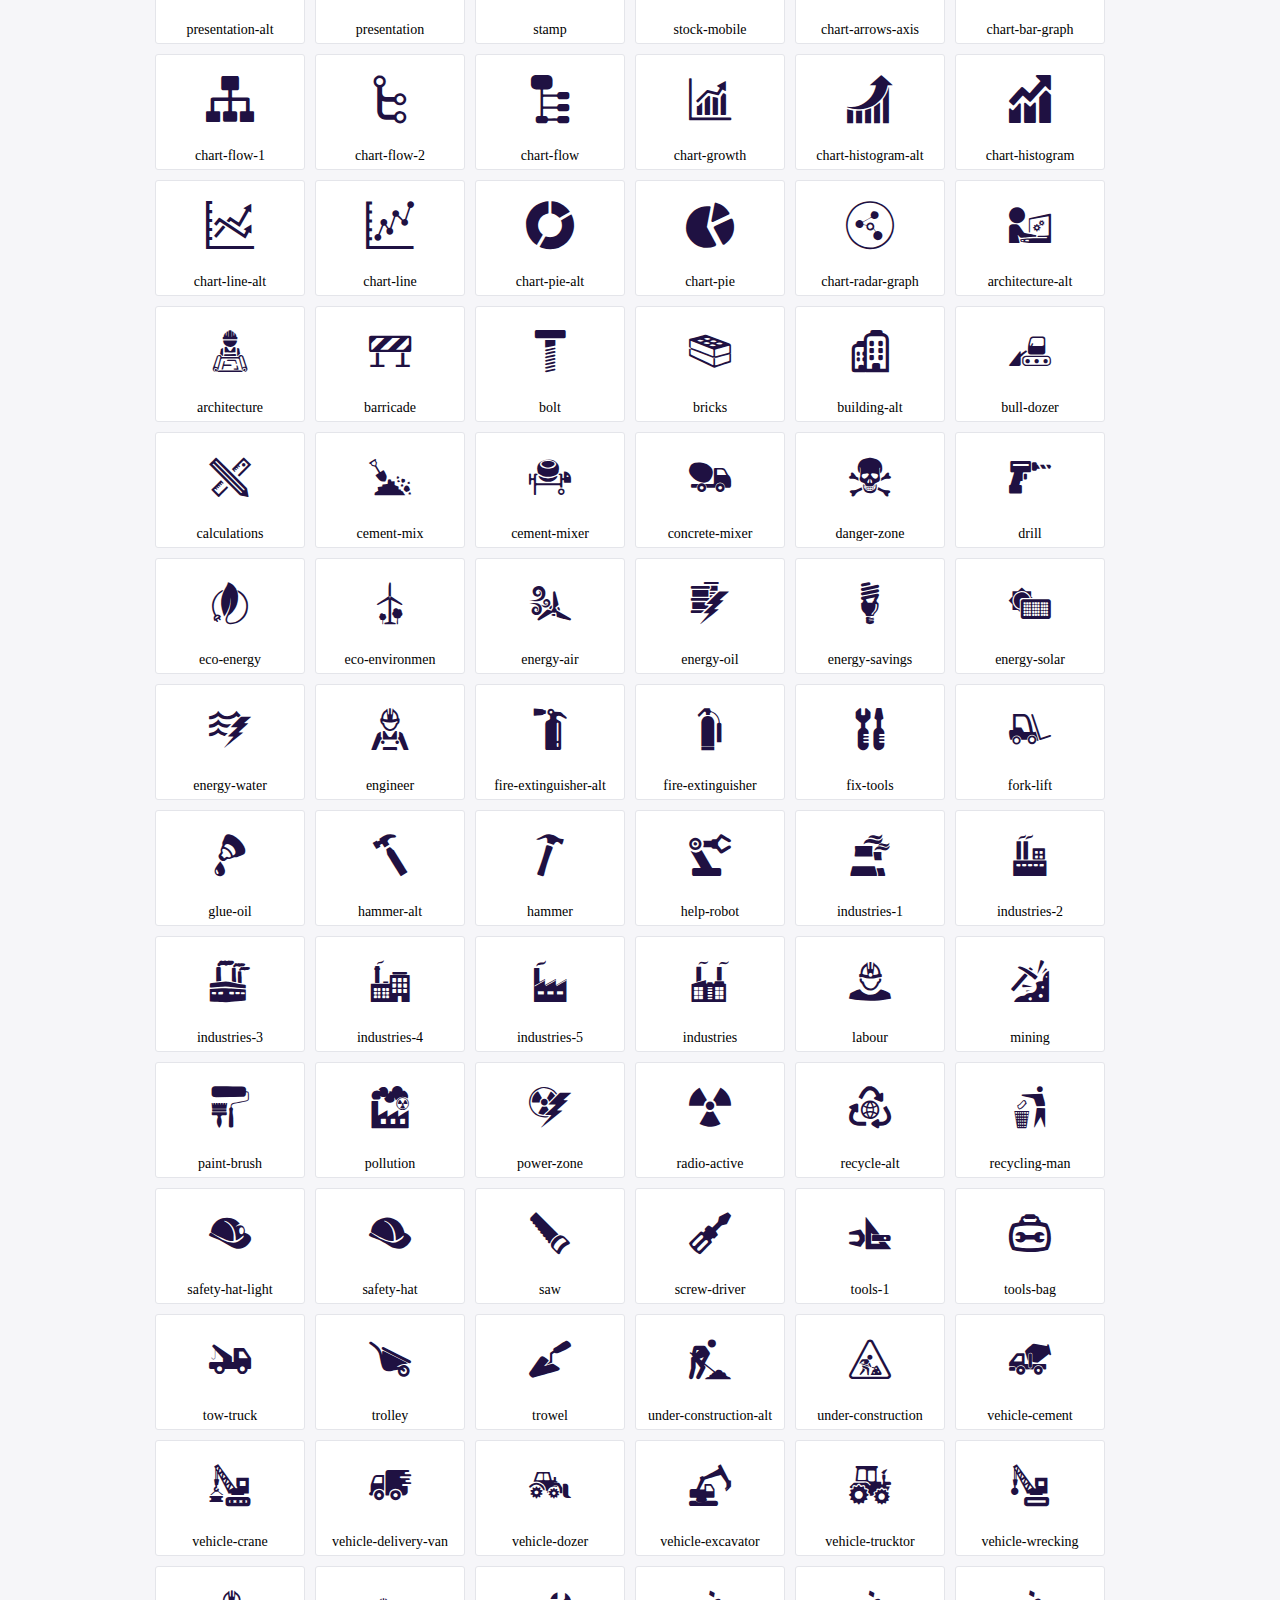
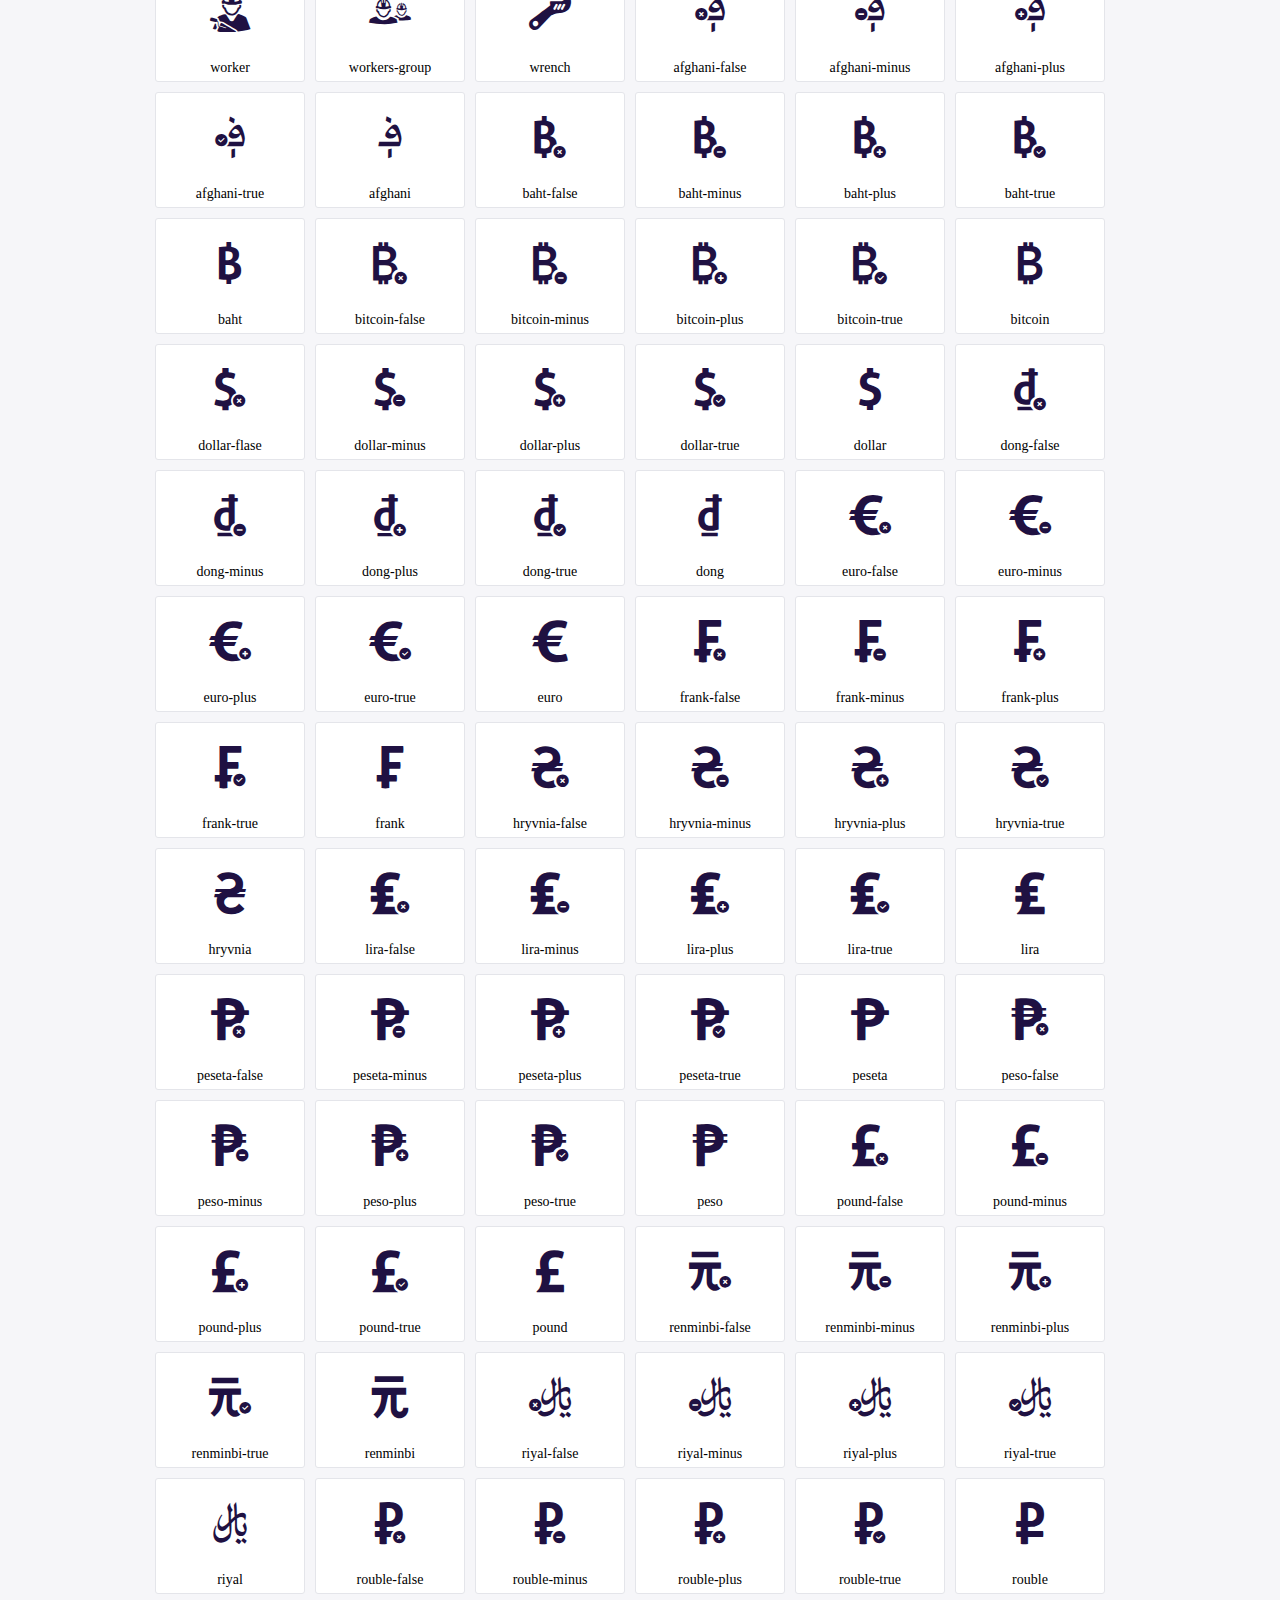
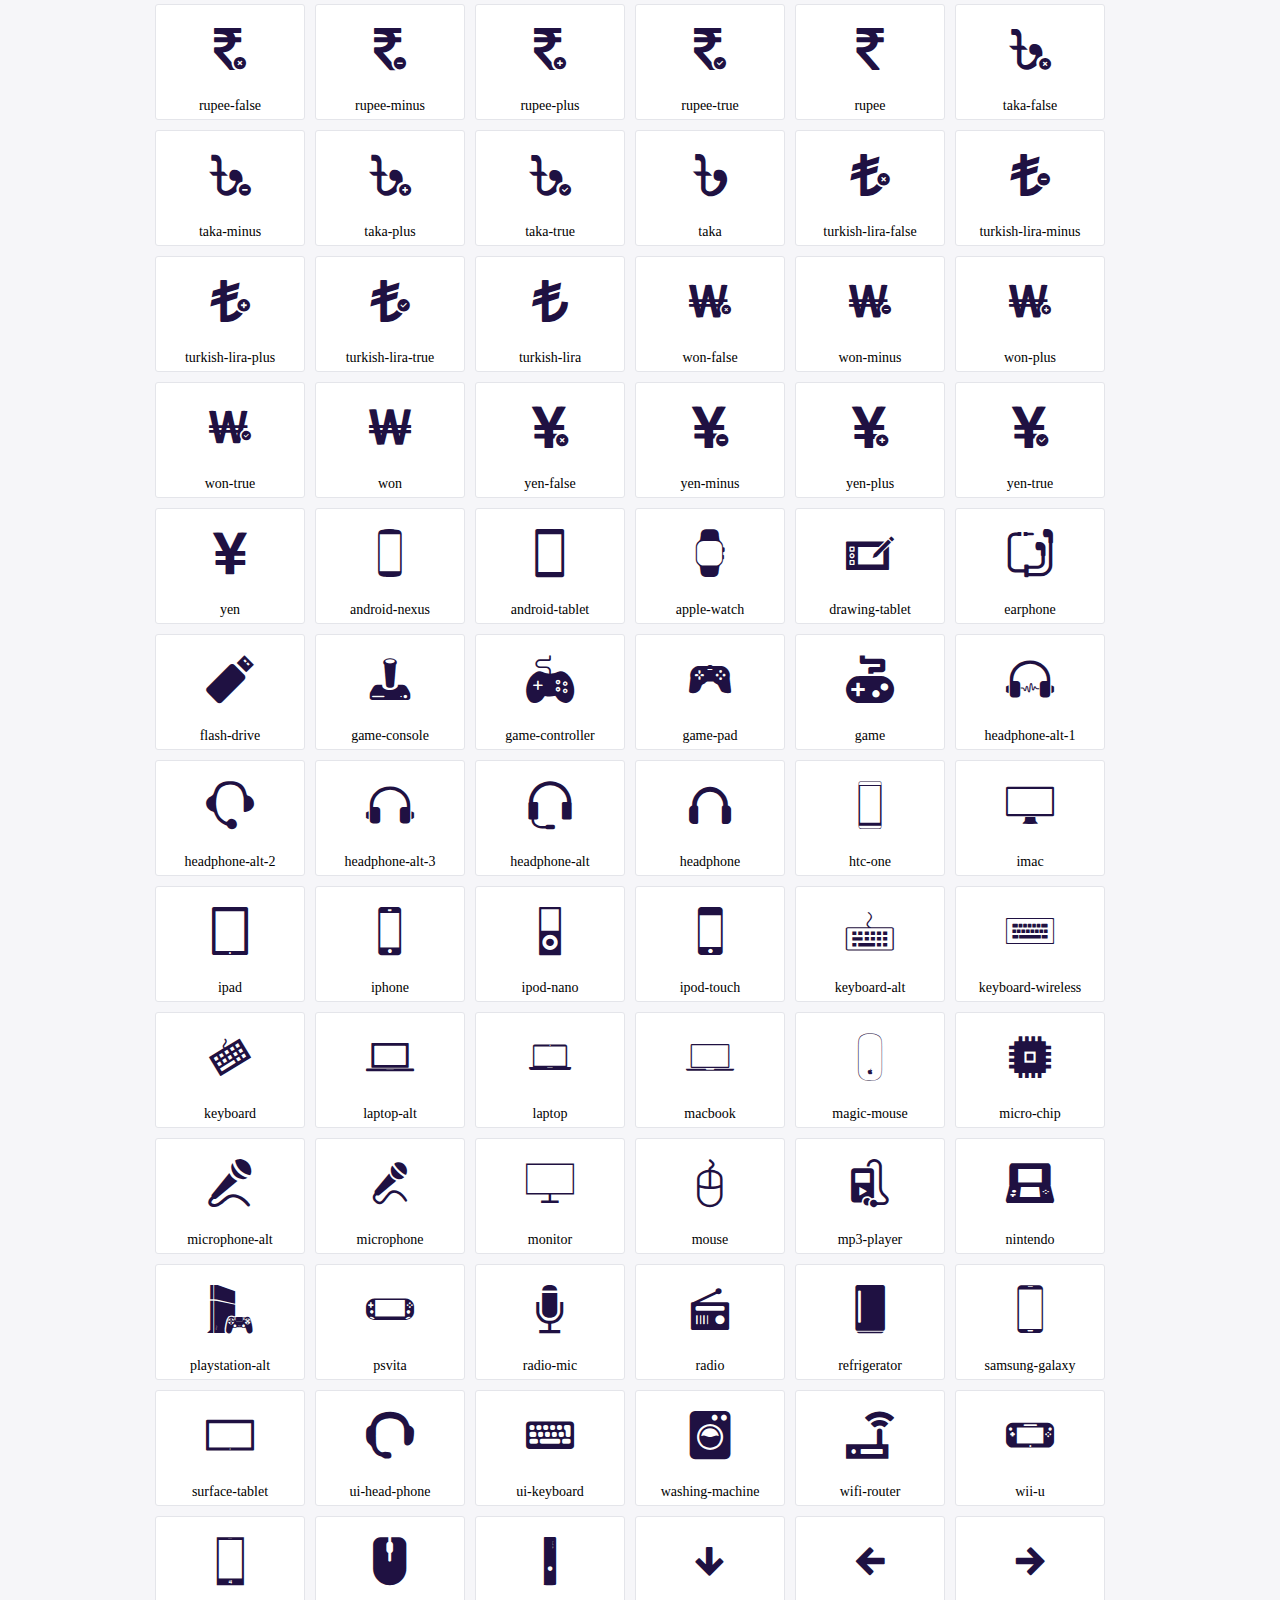
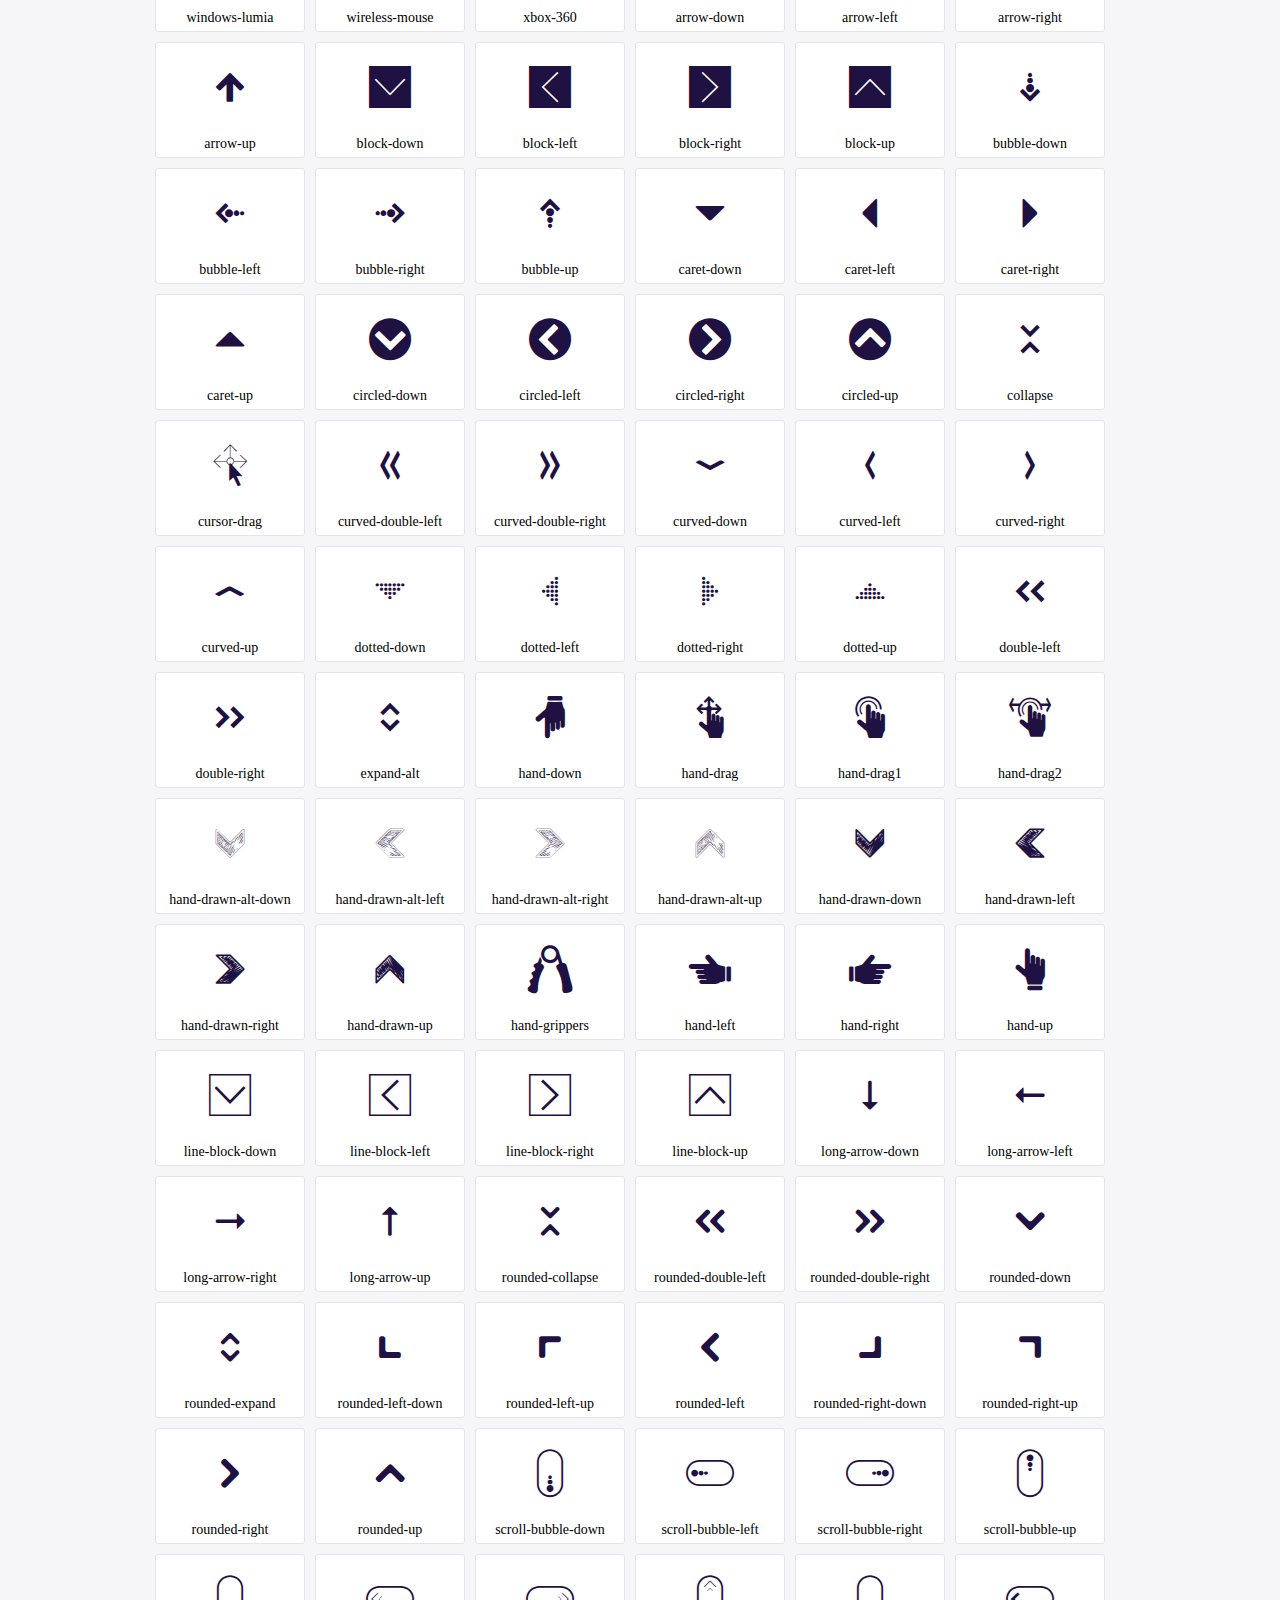
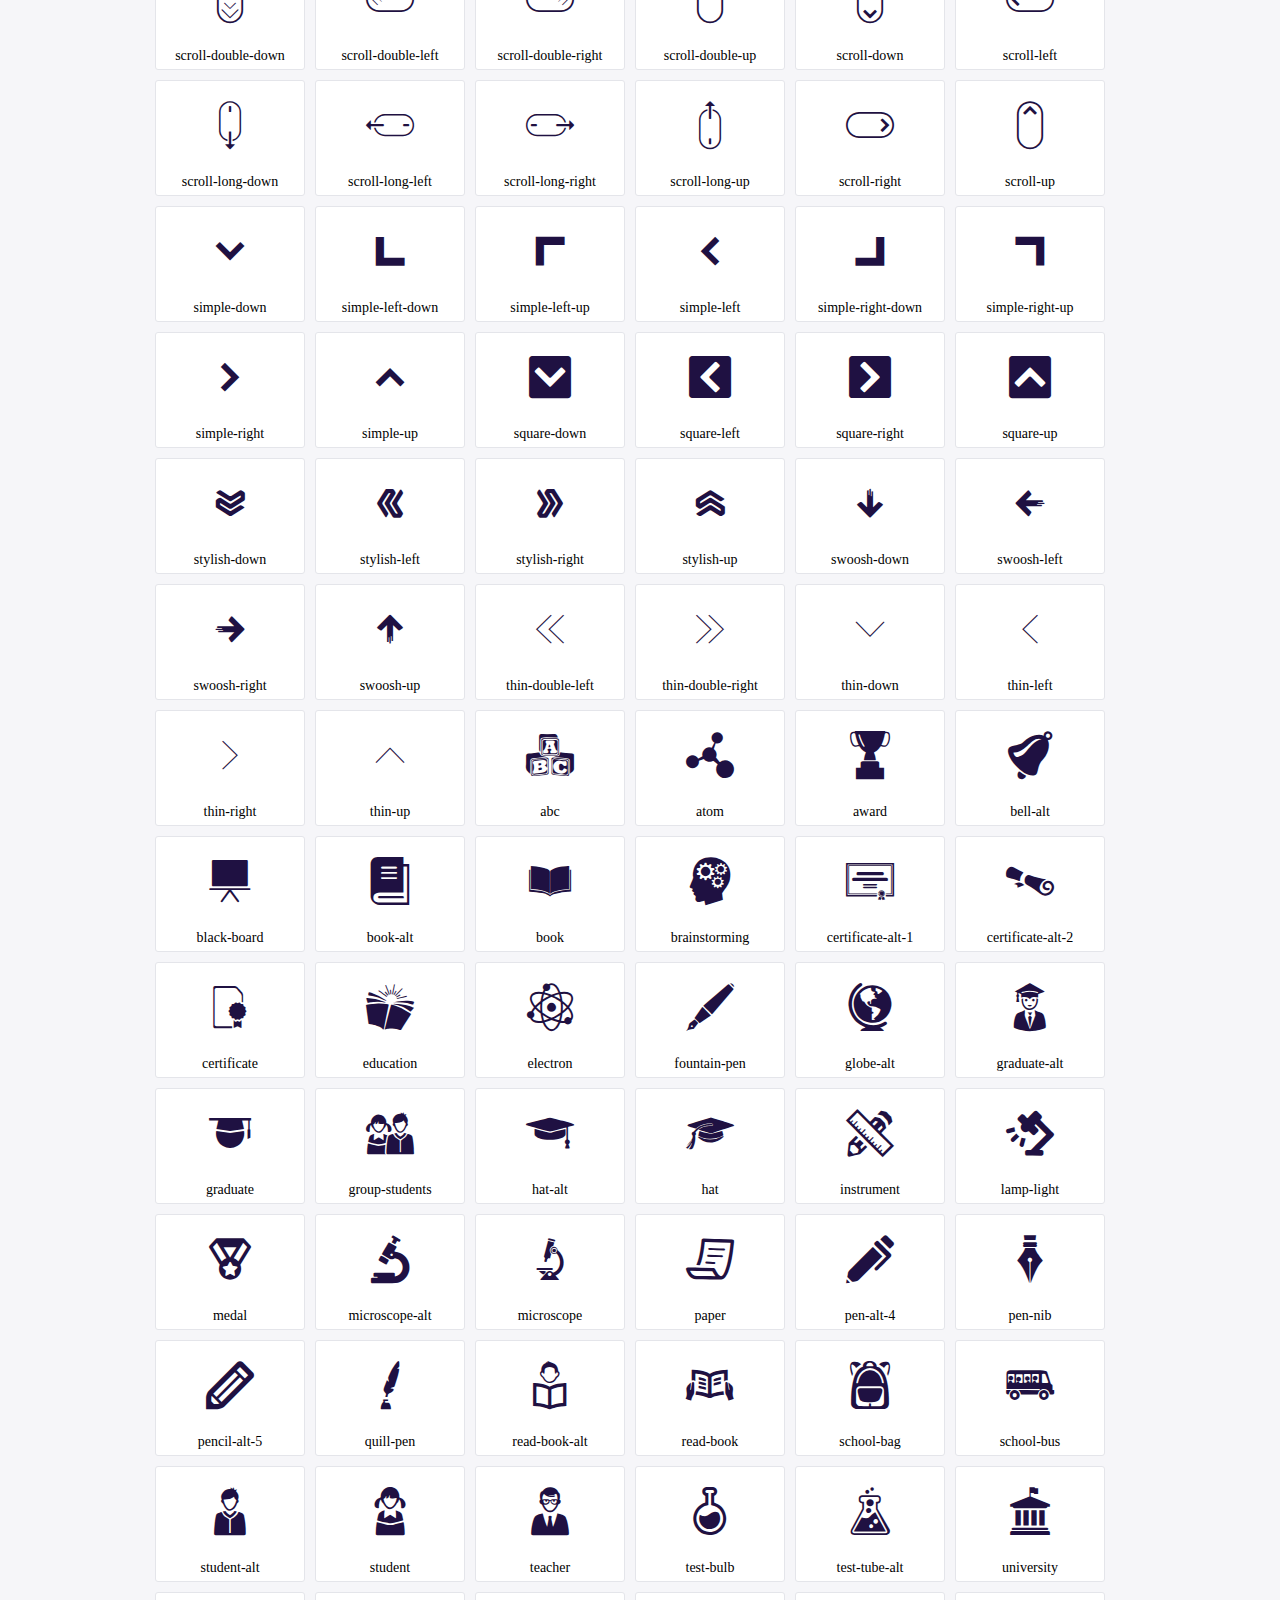
<file: css/icofont/demo.html>
<!DOCTYPE html>
	<html>
	<head>
		<meta charset="utf-8">
		<title>Examples | IcoFont</title>
		<link rel="stylesheet" type="text/css" href="./icofont.min.css">
		<style type="text/css">
			body {
				margin: 0;
				padding: 0;
				background: #F6F6F9;
			}
			.header {
				border-bottom: 1px solid #DCDCE1;
				padding: 10px 0;
				margin-bottom: 10px;
			}
			.container {
				width: 980px;
				margin: 0 auto;
			}
			.ico-title {
				font-size: 2em;
			}
			.iconlist {
				margin: 0;
				padding: 0;
				list-style: none;
				text-align: center;
				width: 100%;
				display: flex;
				flex-wrap: wrap;
				flex-direction: row;
			}
			.iconlist li {
				position: relative;
				margin: 5px;
				width: 150px;
				cursor: pointer;
			}
			.iconlist li .icon-holder {
				position: relative;
				text-align: center;
				border-radius: 3px;
				overflow: hidden;
				padding-bottom: 5px;
				background: #ffffff;
				border: 1px solid #E4E5EA;
				transition: all 0.2s linear 0s;
			}
			.iconlist li .icon-holder:hover {
				background: #00C3DA;
				color: #ffffff;
			}
			.iconlist li .icon-holder:hover .icon i {
				color: #ffffff;
			}
			.iconlist li .icon-holder .icon {
				padding: 20px;
				text-align: center;
			}
			.iconlist li .icon-holder .icon i {
				font-size: 3em;
				color: #1F1142;
			}
			.iconlist li .icon-holder span {
				font-size: 14px;
				display: block;
				margin-top: 5px;
				border-radius: 3px;
			}
		</style>
	</head>
	<body>
	<div class="header">
		<div class="container">
			<h1 class="ico-title"> IcoFont Icons </h1>
		</div>
	</div>
	<div class="container">
		<ul class="iconlist">
		
		<li>
			<div class="icon-holder">
				<div class="icon"> 
					<i class="icofont-angry-monster"></i>
				</div> 
				<span> angry-monster </span>
			</div>
		</li>
		
		<li>
			<div class="icon-holder">
				<div class="icon"> 
					<i class="icofont-bathtub"></i>
				</div> 
				<span> bathtub </span>
			</div>
		</li>
		
		<li>
			<div class="icon-holder">
				<div class="icon"> 
					<i class="icofont-bird-wings"></i>
				</div> 
				<span> bird-wings </span>
			</div>
		</li>
		
		<li>
			<div class="icon-holder">
				<div class="icon"> 
					<i class="icofont-bow"></i>
				</div> 
				<span> bow </span>
			</div>
		</li>
		
		<li>
			<div class="icon-holder">
				<div class="icon"> 
					<i class="icofont-castle"></i>
				</div> 
				<span> castle </span>
			</div>
		</li>
		
		<li>
			<div class="icon-holder">
				<div class="icon"> 
					<i class="icofont-circuit"></i>
				</div> 
				<span> circuit </span>
			</div>
		</li>
		
		<li>
			<div class="icon-holder">
				<div class="icon"> 
					<i class="icofont-crown-king"></i>
				</div> 
				<span> crown-king </span>
			</div>
		</li>
		
		<li>
			<div class="icon-holder">
				<div class="icon"> 
					<i class="icofont-crown-queen"></i>
				</div> 
				<span> crown-queen </span>
			</div>
		</li>
		
		<li>
			<div class="icon-holder">
				<div class="icon"> 
					<i class="icofont-dart"></i>
				</div> 
				<span> dart </span>
			</div>
		</li>
		
		<li>
			<div class="icon-holder">
				<div class="icon"> 
					<i class="icofont-disability-race"></i>
				</div> 
				<span> disability-race </span>
			</div>
		</li>
		
		<li>
			<div class="icon-holder">
				<div class="icon"> 
					<i class="icofont-diving-goggle"></i>
				</div> 
				<span> diving-goggle </span>
			</div>
		</li>
		
		<li>
			<div class="icon-holder">
				<div class="icon"> 
					<i class="icofont-eye-open"></i>
				</div> 
				<span> eye-open </span>
			</div>
		</li>
		
		<li>
			<div class="icon-holder">
				<div class="icon"> 
					<i class="icofont-flora-flower"></i>
				</div> 
				<span> flora-flower </span>
			</div>
		</li>
		
		<li>
			<div class="icon-holder">
				<div class="icon"> 
					<i class="icofont-flora"></i>
				</div> 
				<span> flora </span>
			</div>
		</li>
		
		<li>
			<div class="icon-holder">
				<div class="icon"> 
					<i class="icofont-gift-box"></i>
				</div> 
				<span> gift-box </span>
			</div>
		</li>
		
		<li>
			<div class="icon-holder">
				<div class="icon"> 
					<i class="icofont-halloween-pumpkin"></i>
				</div> 
				<span> halloween-pumpkin </span>
			</div>
		</li>
		
		<li>
			<div class="icon-holder">
				<div class="icon"> 
					<i class="icofont-hand-power"></i>
				</div> 
				<span> hand-power </span>
			</div>
		</li>
		
		<li>
			<div class="icon-holder">
				<div class="icon"> 
					<i class="icofont-hand-thunder"></i>
				</div> 
				<span> hand-thunder </span>
			</div>
		</li>
		
		<li>
			<div class="icon-holder">
				<div class="icon"> 
					<i class="icofont-king-monster"></i>
				</div> 
				<span> king-monster </span>
			</div>
		</li>
		
		<li>
			<div class="icon-holder">
				<div class="icon"> 
					<i class="icofont-love"></i>
				</div> 
				<span> love </span>
			</div>
		</li>
		
		<li>
			<div class="icon-holder">
				<div class="icon"> 
					<i class="icofont-magician-hat"></i>
				</div> 
				<span> magician-hat </span>
			</div>
		</li>
		
		<li>
			<div class="icon-holder">
				<div class="icon"> 
					<i class="icofont-native-american"></i>
				</div> 
				<span> native-american </span>
			</div>
		</li>
		
		<li>
			<div class="icon-holder">
				<div class="icon"> 
					<i class="icofont-owl-look"></i>
				</div> 
				<span> owl-look </span>
			</div>
		</li>
		
		<li>
			<div class="icon-holder">
				<div class="icon"> 
					<i class="icofont-phoenix"></i>
				</div> 
				<span> phoenix </span>
			</div>
		</li>
		
		<li>
			<div class="icon-holder">
				<div class="icon"> 
					<i class="icofont-robot-face"></i>
				</div> 
				<span> robot-face </span>
			</div>
		</li>
		
		<li>
			<div class="icon-holder">
				<div class="icon"> 
					<i class="icofont-sand-clock"></i>
				</div> 
				<span> sand-clock </span>
			</div>
		</li>
		
		<li>
			<div class="icon-holder">
				<div class="icon"> 
					<i class="icofont-shield-alt"></i>
				</div> 
				<span> shield-alt </span>
			</div>
		</li>
		
		<li>
			<div class="icon-holder">
				<div class="icon"> 
					<i class="icofont-ship-wheel"></i>
				</div> 
				<span> ship-wheel </span>
			</div>
		</li>
		
		<li>
			<div class="icon-holder">
				<div class="icon"> 
					<i class="icofont-skull-danger"></i>
				</div> 
				<span> skull-danger </span>
			</div>
		</li>
		
		<li>
			<div class="icon-holder">
				<div class="icon"> 
					<i class="icofont-skull-face"></i>
				</div> 
				<span> skull-face </span>
			</div>
		</li>
		
		<li>
			<div class="icon-holder">
				<div class="icon"> 
					<i class="icofont-snowmobile"></i>
				</div> 
				<span> snowmobile </span>
			</div>
		</li>
		
		<li>
			<div class="icon-holder">
				<div class="icon"> 
					<i class="icofont-space-shuttle"></i>
				</div> 
				<span> space-shuttle </span>
			</div>
		</li>
		
		<li>
			<div class="icon-holder">
				<div class="icon"> 
					<i class="icofont-star-shape"></i>
				</div> 
				<span> star-shape </span>
			</div>
		</li>
		
		<li>
			<div class="icon-holder">
				<div class="icon"> 
					<i class="icofont-swirl"></i>
				</div> 
				<span> swirl </span>
			</div>
		</li>
		
		<li>
			<div class="icon-holder">
				<div class="icon"> 
					<i class="icofont-tattoo-wing"></i>
				</div> 
				<span> tattoo-wing </span>
			</div>
		</li>
		
		<li>
			<div class="icon-holder">
				<div class="icon"> 
					<i class="icofont-throne"></i>
				</div> 
				<span> throne </span>
			</div>
		</li>
		
		<li>
			<div class="icon-holder">
				<div class="icon"> 
					<i class="icofont-tree-alt"></i>
				</div> 
				<span> tree-alt </span>
			</div>
		</li>
		
		<li>
			<div class="icon-holder">
				<div class="icon"> 
					<i class="icofont-triangle"></i>
				</div> 
				<span> triangle </span>
			</div>
		</li>
		
		<li>
			<div class="icon-holder">
				<div class="icon"> 
					<i class="icofont-unity-hand"></i>
				</div> 
				<span> unity-hand </span>
			</div>
		</li>
		
		<li>
			<div class="icon-holder">
				<div class="icon"> 
					<i class="icofont-weed"></i>
				</div> 
				<span> weed </span>
			</div>
		</li>
		
		<li>
			<div class="icon-holder">
				<div class="icon"> 
					<i class="icofont-woman-bird"></i>
				</div> 
				<span> woman-bird </span>
			</div>
		</li>
		
		<li>
			<div class="icon-holder">
				<div class="icon"> 
					<i class="icofont-bat"></i>
				</div> 
				<span> bat </span>
			</div>
		</li>
		
		<li>
			<div class="icon-holder">
				<div class="icon"> 
					<i class="icofont-bear-face"></i>
				</div> 
				<span> bear-face </span>
			</div>
		</li>
		
		<li>
			<div class="icon-holder">
				<div class="icon"> 
					<i class="icofont-bear-tracks"></i>
				</div> 
				<span> bear-tracks </span>
			</div>
		</li>
		
		<li>
			<div class="icon-holder">
				<div class="icon"> 
					<i class="icofont-bear"></i>
				</div> 
				<span> bear </span>
			</div>
		</li>
		
		<li>
			<div class="icon-holder">
				<div class="icon"> 
					<i class="icofont-bird-alt"></i>
				</div> 
				<span> bird-alt </span>
			</div>
		</li>
		
		<li>
			<div class="icon-holder">
				<div class="icon"> 
					<i class="icofont-bird-flying"></i>
				</div> 
				<span> bird-flying </span>
			</div>
		</li>
		
		<li>
			<div class="icon-holder">
				<div class="icon"> 
					<i class="icofont-bird"></i>
				</div> 
				<span> bird </span>
			</div>
		</li>
		
		<li>
			<div class="icon-holder">
				<div class="icon"> 
					<i class="icofont-birds"></i>
				</div> 
				<span> birds </span>
			</div>
		</li>
		
		<li>
			<div class="icon-holder">
				<div class="icon"> 
					<i class="icofont-bone"></i>
				</div> 
				<span> bone </span>
			</div>
		</li>
		
		<li>
			<div class="icon-holder">
				<div class="icon"> 
					<i class="icofont-bull"></i>
				</div> 
				<span> bull </span>
			</div>
		</li>
		
		<li>
			<div class="icon-holder">
				<div class="icon"> 
					<i class="icofont-butterfly-alt"></i>
				</div> 
				<span> butterfly-alt </span>
			</div>
		</li>
		
		<li>
			<div class="icon-holder">
				<div class="icon"> 
					<i class="icofont-butterfly"></i>
				</div> 
				<span> butterfly </span>
			</div>
		</li>
		
		<li>
			<div class="icon-holder">
				<div class="icon"> 
					<i class="icofont-camel-alt"></i>
				</div> 
				<span> camel-alt </span>
			</div>
		</li>
		
		<li>
			<div class="icon-holder">
				<div class="icon"> 
					<i class="icofont-camel-head"></i>
				</div> 
				<span> camel-head </span>
			</div>
		</li>
		
		<li>
			<div class="icon-holder">
				<div class="icon"> 
					<i class="icofont-camel"></i>
				</div> 
				<span> camel </span>
			</div>
		</li>
		
		<li>
			<div class="icon-holder">
				<div class="icon"> 
					<i class="icofont-cat-alt-1"></i>
				</div> 
				<span> cat-alt-1 </span>
			</div>
		</li>
		
		<li>
			<div class="icon-holder">
				<div class="icon"> 
					<i class="icofont-cat-alt-2"></i>
				</div> 
				<span> cat-alt-2 </span>
			</div>
		</li>
		
		<li>
			<div class="icon-holder">
				<div class="icon"> 
					<i class="icofont-cat-alt-3"></i>
				</div> 
				<span> cat-alt-3 </span>
			</div>
		</li>
		
		<li>
			<div class="icon-holder">
				<div class="icon"> 
					<i class="icofont-cat-dog"></i>
				</div> 
				<span> cat-dog </span>
			</div>
		</li>
		
		<li>
			<div class="icon-holder">
				<div class="icon"> 
					<i class="icofont-cat-face"></i>
				</div> 
				<span> cat-face </span>
			</div>
		</li>
		
		<li>
			<div class="icon-holder">
				<div class="icon"> 
					<i class="icofont-cat"></i>
				</div> 
				<span> cat </span>
			</div>
		</li>
		
		<li>
			<div class="icon-holder">
				<div class="icon"> 
					<i class="icofont-cow-head"></i>
				</div> 
				<span> cow-head </span>
			</div>
		</li>
		
		<li>
			<div class="icon-holder">
				<div class="icon"> 
					<i class="icofont-cow"></i>
				</div> 
				<span> cow </span>
			</div>
		</li>
		
		<li>
			<div class="icon-holder">
				<div class="icon"> 
					<i class="icofont-crab"></i>
				</div> 
				<span> crab </span>
			</div>
		</li>
		
		<li>
			<div class="icon-holder">
				<div class="icon"> 
					<i class="icofont-crocodile"></i>
				</div> 
				<span> crocodile </span>
			</div>
		</li>
		
		<li>
			<div class="icon-holder">
				<div class="icon"> 
					<i class="icofont-deer-head"></i>
				</div> 
				<span> deer-head </span>
			</div>
		</li>
		
		<li>
			<div class="icon-holder">
				<div class="icon"> 
					<i class="icofont-dog-alt"></i>
				</div> 
				<span> dog-alt </span>
			</div>
		</li>
		
		<li>
			<div class="icon-holder">
				<div class="icon"> 
					<i class="icofont-dog-barking"></i>
				</div> 
				<span> dog-barking </span>
			</div>
		</li>
		
		<li>
			<div class="icon-holder">
				<div class="icon"> 
					<i class="icofont-dog"></i>
				</div> 
				<span> dog </span>
			</div>
		</li>
		
		<li>
			<div class="icon-holder">
				<div class="icon"> 
					<i class="icofont-dolphin"></i>
				</div> 
				<span> dolphin </span>
			</div>
		</li>
		
		<li>
			<div class="icon-holder">
				<div class="icon"> 
					<i class="icofont-duck-tracks"></i>
				</div> 
				<span> duck-tracks </span>
			</div>
		</li>
		
		<li>
			<div class="icon-holder">
				<div class="icon"> 
					<i class="icofont-eagle-head"></i>
				</div> 
				<span> eagle-head </span>
			</div>
		</li>
		
		<li>
			<div class="icon-holder">
				<div class="icon"> 
					<i class="icofont-eaten-fish"></i>
				</div> 
				<span> eaten-fish </span>
			</div>
		</li>
		
		<li>
			<div class="icon-holder">
				<div class="icon"> 
					<i class="icofont-elephant-alt"></i>
				</div> 
				<span> elephant-alt </span>
			</div>
		</li>
		
		<li>
			<div class="icon-holder">
				<div class="icon"> 
					<i class="icofont-elephant-head-alt"></i>
				</div> 
				<span> elephant-head-alt </span>
			</div>
		</li>
		
		<li>
			<div class="icon-holder">
				<div class="icon"> 
					<i class="icofont-elephant-head"></i>
				</div> 
				<span> elephant-head </span>
			</div>
		</li>
		
		<li>
			<div class="icon-holder">
				<div class="icon"> 
					<i class="icofont-elephant"></i>
				</div> 
				<span> elephant </span>
			</div>
		</li>
		
		<li>
			<div class="icon-holder">
				<div class="icon"> 
					<i class="icofont-elk"></i>
				</div> 
				<span> elk </span>
			</div>
		</li>
		
		<li>
			<div class="icon-holder">
				<div class="icon"> 
					<i class="icofont-fish-1"></i>
				</div> 
				<span> fish-1 </span>
			</div>
		</li>
		
		<li>
			<div class="icon-holder">
				<div class="icon"> 
					<i class="icofont-fish-2"></i>
				</div> 
				<span> fish-2 </span>
			</div>
		</li>
		
		<li>
			<div class="icon-holder">
				<div class="icon"> 
					<i class="icofont-fish-3"></i>
				</div> 
				<span> fish-3 </span>
			</div>
		</li>
		
		<li>
			<div class="icon-holder">
				<div class="icon"> 
					<i class="icofont-fish-4"></i>
				</div> 
				<span> fish-4 </span>
			</div>
		</li>
		
		<li>
			<div class="icon-holder">
				<div class="icon"> 
					<i class="icofont-fish-5"></i>
				</div> 
				<span> fish-5 </span>
			</div>
		</li>
		
		<li>
			<div class="icon-holder">
				<div class="icon"> 
					<i class="icofont-fish"></i>
				</div> 
				<span> fish </span>
			</div>
		</li>
		
		<li>
			<div class="icon-holder">
				<div class="icon"> 
					<i class="icofont-fox-alt"></i>
				</div> 
				<span> fox-alt </span>
			</div>
		</li>
		
		<li>
			<div class="icon-holder">
				<div class="icon"> 
					<i class="icofont-fox"></i>
				</div> 
				<span> fox </span>
			</div>
		</li>
		
		<li>
			<div class="icon-holder">
				<div class="icon"> 
					<i class="icofont-frog-tracks"></i>
				</div> 
				<span> frog-tracks </span>
			</div>
		</li>
		
		<li>
			<div class="icon-holder">
				<div class="icon"> 
					<i class="icofont-frog"></i>
				</div> 
				<span> frog </span>
			</div>
		</li>
		
		<li>
			<div class="icon-holder">
				<div class="icon"> 
					<i class="icofont-froggy"></i>
				</div> 
				<span> froggy </span>
			</div>
		</li>
		
		<li>
			<div class="icon-holder">
				<div class="icon"> 
					<i class="icofont-giraffe-head-1"></i>
				</div> 
				<span> giraffe-head-1 </span>
			</div>
		</li>
		
		<li>
			<div class="icon-holder">
				<div class="icon"> 
					<i class="icofont-giraffe-head-2"></i>
				</div> 
				<span> giraffe-head-2 </span>
			</div>
		</li>
		
		<li>
			<div class="icon-holder">
				<div class="icon"> 
					<i class="icofont-giraffe-head"></i>
				</div> 
				<span> giraffe-head </span>
			</div>
		</li>
		
		<li>
			<div class="icon-holder">
				<div class="icon"> 
					<i class="icofont-giraffe"></i>
				</div> 
				<span> giraffe </span>
			</div>
		</li>
		
		<li>
			<div class="icon-holder">
				<div class="icon"> 
					<i class="icofont-goat-head"></i>
				</div> 
				<span> goat-head </span>
			</div>
		</li>
		
		<li>
			<div class="icon-holder">
				<div class="icon"> 
					<i class="icofont-gorilla"></i>
				</div> 
				<span> gorilla </span>
			</div>
		</li>
		
		<li>
			<div class="icon-holder">
				<div class="icon"> 
					<i class="icofont-hen-tracks"></i>
				</div> 
				<span> hen-tracks </span>
			</div>
		</li>
		
		<li>
			<div class="icon-holder">
				<div class="icon"> 
					<i class="icofont-horse-head-1"></i>
				</div> 
				<span> horse-head-1 </span>
			</div>
		</li>
		
		<li>
			<div class="icon-holder">
				<div class="icon"> 
					<i class="icofont-horse-head-2"></i>
				</div> 
				<span> horse-head-2 </span>
			</div>
		</li>
		
		<li>
			<div class="icon-holder">
				<div class="icon"> 
					<i class="icofont-horse-head"></i>
				</div> 
				<span> horse-head </span>
			</div>
		</li>
		
		<li>
			<div class="icon-holder">
				<div class="icon"> 
					<i class="icofont-horse-tracks"></i>
				</div> 
				<span> horse-tracks </span>
			</div>
		</li>
		
		<li>
			<div class="icon-holder">
				<div class="icon"> 
					<i class="icofont-jellyfish"></i>
				</div> 
				<span> jellyfish </span>
			</div>
		</li>
		
		<li>
			<div class="icon-holder">
				<div class="icon"> 
					<i class="icofont-kangaroo"></i>
				</div> 
				<span> kangaroo </span>
			</div>
		</li>
		
		<li>
			<div class="icon-holder">
				<div class="icon"> 
					<i class="icofont-lemur"></i>
				</div> 
				<span> lemur </span>
			</div>
		</li>
		
		<li>
			<div class="icon-holder">
				<div class="icon"> 
					<i class="icofont-lion-head-1"></i>
				</div> 
				<span> lion-head-1 </span>
			</div>
		</li>
		
		<li>
			<div class="icon-holder">
				<div class="icon"> 
					<i class="icofont-lion-head-2"></i>
				</div> 
				<span> lion-head-2 </span>
			</div>
		</li>
		
		<li>
			<div class="icon-holder">
				<div class="icon"> 
					<i class="icofont-lion-head"></i>
				</div> 
				<span> lion-head </span>
			</div>
		</li>
		
		<li>
			<div class="icon-holder">
				<div class="icon"> 
					<i class="icofont-lion"></i>
				</div> 
				<span> lion </span>
			</div>
		</li>
		
		<li>
			<div class="icon-holder">
				<div class="icon"> 
					<i class="icofont-monkey-2"></i>
				</div> 
				<span> monkey-2 </span>
			</div>
		</li>
		
		<li>
			<div class="icon-holder">
				<div class="icon"> 
					<i class="icofont-monkey-3"></i>
				</div> 
				<span> monkey-3 </span>
			</div>
		</li>
		
		<li>
			<div class="icon-holder">
				<div class="icon"> 
					<i class="icofont-monkey-face"></i>
				</div> 
				<span> monkey-face </span>
			</div>
		</li>
		
		<li>
			<div class="icon-holder">
				<div class="icon"> 
					<i class="icofont-monkey"></i>
				</div> 
				<span> monkey </span>
			</div>
		</li>
		
		<li>
			<div class="icon-holder">
				<div class="icon"> 
					<i class="icofont-octopus-alt"></i>
				</div> 
				<span> octopus-alt </span>
			</div>
		</li>
		
		<li>
			<div class="icon-holder">
				<div class="icon"> 
					<i class="icofont-octopus"></i>
				</div> 
				<span> octopus </span>
			</div>
		</li>
		
		<li>
			<div class="icon-holder">
				<div class="icon"> 
					<i class="icofont-owl"></i>
				</div> 
				<span> owl </span>
			</div>
		</li>
		
		<li>
			<div class="icon-holder">
				<div class="icon"> 
					<i class="icofont-panda-face"></i>
				</div> 
				<span> panda-face </span>
			</div>
		</li>
		
		<li>
			<div class="icon-holder">
				<div class="icon"> 
					<i class="icofont-panda"></i>
				</div> 
				<span> panda </span>
			</div>
		</li>
		
		<li>
			<div class="icon-holder">
				<div class="icon"> 
					<i class="icofont-panther"></i>
				</div> 
				<span> panther </span>
			</div>
		</li>
		
		<li>
			<div class="icon-holder">
				<div class="icon"> 
					<i class="icofont-parrot-lip"></i>
				</div> 
				<span> parrot-lip </span>
			</div>
		</li>
		
		<li>
			<div class="icon-holder">
				<div class="icon"> 
					<i class="icofont-parrot"></i>
				</div> 
				<span> parrot </span>
			</div>
		</li>
		
		<li>
			<div class="icon-holder">
				<div class="icon"> 
					<i class="icofont-paw"></i>
				</div> 
				<span> paw </span>
			</div>
		</li>
		
		<li>
			<div class="icon-holder">
				<div class="icon"> 
					<i class="icofont-pelican"></i>
				</div> 
				<span> pelican </span>
			</div>
		</li>
		
		<li>
			<div class="icon-holder">
				<div class="icon"> 
					<i class="icofont-penguin"></i>
				</div> 
				<span> penguin </span>
			</div>
		</li>
		
		<li>
			<div class="icon-holder">
				<div class="icon"> 
					<i class="icofont-pig-face"></i>
				</div> 
				<span> pig-face </span>
			</div>
		</li>
		
		<li>
			<div class="icon-holder">
				<div class="icon"> 
					<i class="icofont-pig"></i>
				</div> 
				<span> pig </span>
			</div>
		</li>
		
		<li>
			<div class="icon-holder">
				<div class="icon"> 
					<i class="icofont-pigeon-1"></i>
				</div> 
				<span> pigeon-1 </span>
			</div>
		</li>
		
		<li>
			<div class="icon-holder">
				<div class="icon"> 
					<i class="icofont-pigeon-2"></i>
				</div> 
				<span> pigeon-2 </span>
			</div>
		</li>
		
		<li>
			<div class="icon-holder">
				<div class="icon"> 
					<i class="icofont-pigeon"></i>
				</div> 
				<span> pigeon </span>
			</div>
		</li>
		
		<li>
			<div class="icon-holder">
				<div class="icon"> 
					<i class="icofont-rabbit"></i>
				</div> 
				<span> rabbit </span>
			</div>
		</li>
		
		<li>
			<div class="icon-holder">
				<div class="icon"> 
					<i class="icofont-rat"></i>
				</div> 
				<span> rat </span>
			</div>
		</li>
		
		<li>
			<div class="icon-holder">
				<div class="icon"> 
					<i class="icofont-rhino-head"></i>
				</div> 
				<span> rhino-head </span>
			</div>
		</li>
		
		<li>
			<div class="icon-holder">
				<div class="icon"> 
					<i class="icofont-rhino"></i>
				</div> 
				<span> rhino </span>
			</div>
		</li>
		
		<li>
			<div class="icon-holder">
				<div class="icon"> 
					<i class="icofont-rooster"></i>
				</div> 
				<span> rooster </span>
			</div>
		</li>
		
		<li>
			<div class="icon-holder">
				<div class="icon"> 
					<i class="icofont-seahorse"></i>
				</div> 
				<span> seahorse </span>
			</div>
		</li>
		
		<li>
			<div class="icon-holder">
				<div class="icon"> 
					<i class="icofont-seal"></i>
				</div> 
				<span> seal </span>
			</div>
		</li>
		
		<li>
			<div class="icon-holder">
				<div class="icon"> 
					<i class="icofont-shrimp-alt"></i>
				</div> 
				<span> shrimp-alt </span>
			</div>
		</li>
		
		<li>
			<div class="icon-holder">
				<div class="icon"> 
					<i class="icofont-shrimp"></i>
				</div> 
				<span> shrimp </span>
			</div>
		</li>
		
		<li>
			<div class="icon-holder">
				<div class="icon"> 
					<i class="icofont-snail-1"></i>
				</div> 
				<span> snail-1 </span>
			</div>
		</li>
		
		<li>
			<div class="icon-holder">
				<div class="icon"> 
					<i class="icofont-snail-2"></i>
				</div> 
				<span> snail-2 </span>
			</div>
		</li>
		
		<li>
			<div class="icon-holder">
				<div class="icon"> 
					<i class="icofont-snail-3"></i>
				</div> 
				<span> snail-3 </span>
			</div>
		</li>
		
		<li>
			<div class="icon-holder">
				<div class="icon"> 
					<i class="icofont-snail"></i>
				</div> 
				<span> snail </span>
			</div>
		</li>
		
		<li>
			<div class="icon-holder">
				<div class="icon"> 
					<i class="icofont-snake"></i>
				</div> 
				<span> snake </span>
			</div>
		</li>
		
		<li>
			<div class="icon-holder">
				<div class="icon"> 
					<i class="icofont-squid"></i>
				</div> 
				<span> squid </span>
			</div>
		</li>
		
		<li>
			<div class="icon-holder">
				<div class="icon"> 
					<i class="icofont-squirrel"></i>
				</div> 
				<span> squirrel </span>
			</div>
		</li>
		
		<li>
			<div class="icon-holder">
				<div class="icon"> 
					<i class="icofont-tiger-face"></i>
				</div> 
				<span> tiger-face </span>
			</div>
		</li>
		
		<li>
			<div class="icon-holder">
				<div class="icon"> 
					<i class="icofont-tiger"></i>
				</div> 
				<span> tiger </span>
			</div>
		</li>
		
		<li>
			<div class="icon-holder">
				<div class="icon"> 
					<i class="icofont-turtle"></i>
				</div> 
				<span> turtle </span>
			</div>
		</li>
		
		<li>
			<div class="icon-holder">
				<div class="icon"> 
					<i class="icofont-whale"></i>
				</div> 
				<span> whale </span>
			</div>
		</li>
		
		<li>
			<div class="icon-holder">
				<div class="icon"> 
					<i class="icofont-woodpecker"></i>
				</div> 
				<span> woodpecker </span>
			</div>
		</li>
		
		<li>
			<div class="icon-holder">
				<div class="icon"> 
					<i class="icofont-zebra"></i>
				</div> 
				<span> zebra </span>
			</div>
		</li>
		
		<li>
			<div class="icon-holder">
				<div class="icon"> 
					<i class="icofont-brand-acer"></i>
				</div> 
				<span> brand-acer </span>
			</div>
		</li>
		
		<li>
			<div class="icon-holder">
				<div class="icon"> 
					<i class="icofont-brand-adidas"></i>
				</div> 
				<span> brand-adidas </span>
			</div>
		</li>
		
		<li>
			<div class="icon-holder">
				<div class="icon"> 
					<i class="icofont-brand-adobe"></i>
				</div> 
				<span> brand-adobe </span>
			</div>
		</li>
		
		<li>
			<div class="icon-holder">
				<div class="icon"> 
					<i class="icofont-brand-air-new-zealand"></i>
				</div> 
				<span> brand-air-new-zealand </span>
			</div>
		</li>
		
		<li>
			<div class="icon-holder">
				<div class="icon"> 
					<i class="icofont-brand-airbnb"></i>
				</div> 
				<span> brand-airbnb </span>
			</div>
		</li>
		
		<li>
			<div class="icon-holder">
				<div class="icon"> 
					<i class="icofont-brand-aircell"></i>
				</div> 
				<span> brand-aircell </span>
			</div>
		</li>
		
		<li>
			<div class="icon-holder">
				<div class="icon"> 
					<i class="icofont-brand-airtel"></i>
				</div> 
				<span> brand-airtel </span>
			</div>
		</li>
		
		<li>
			<div class="icon-holder">
				<div class="icon"> 
					<i class="icofont-brand-alcatel"></i>
				</div> 
				<span> brand-alcatel </span>
			</div>
		</li>
		
		<li>
			<div class="icon-holder">
				<div class="icon"> 
					<i class="icofont-brand-alibaba"></i>
				</div> 
				<span> brand-alibaba </span>
			</div>
		</li>
		
		<li>
			<div class="icon-holder">
				<div class="icon"> 
					<i class="icofont-brand-aliexpress"></i>
				</div> 
				<span> brand-aliexpress </span>
			</div>
		</li>
		
		<li>
			<div class="icon-holder">
				<div class="icon"> 
					<i class="icofont-brand-alipay"></i>
				</div> 
				<span> brand-alipay </span>
			</div>
		</li>
		
		<li>
			<div class="icon-holder">
				<div class="icon"> 
					<i class="icofont-brand-amazon"></i>
				</div> 
				<span> brand-amazon </span>
			</div>
		</li>
		
		<li>
			<div class="icon-holder">
				<div class="icon"> 
					<i class="icofont-brand-amd"></i>
				</div> 
				<span> brand-amd </span>
			</div>
		</li>
		
		<li>
			<div class="icon-holder">
				<div class="icon"> 
					<i class="icofont-brand-american-airlines"></i>
				</div> 
				<span> brand-american-airlines </span>
			</div>
		</li>
		
		<li>
			<div class="icon-holder">
				<div class="icon"> 
					<i class="icofont-brand-android-robot"></i>
				</div> 
				<span> brand-android-robot </span>
			</div>
		</li>
		
		<li>
			<div class="icon-holder">
				<div class="icon"> 
					<i class="icofont-brand-android"></i>
				</div> 
				<span> brand-android </span>
			</div>
		</li>
		
		<li>
			<div class="icon-holder">
				<div class="icon"> 
					<i class="icofont-brand-aol"></i>
				</div> 
				<span> brand-aol </span>
			</div>
		</li>
		
		<li>
			<div class="icon-holder">
				<div class="icon"> 
					<i class="icofont-brand-apple"></i>
				</div> 
				<span> brand-apple </span>
			</div>
		</li>
		
		<li>
			<div class="icon-holder">
				<div class="icon"> 
					<i class="icofont-brand-appstore"></i>
				</div> 
				<span> brand-appstore </span>
			</div>
		</li>
		
		<li>
			<div class="icon-holder">
				<div class="icon"> 
					<i class="icofont-brand-asus"></i>
				</div> 
				<span> brand-asus </span>
			</div>
		</li>
		
		<li>
			<div class="icon-holder">
				<div class="icon"> 
					<i class="icofont-brand-ati"></i>
				</div> 
				<span> brand-ati </span>
			</div>
		</li>
		
		<li>
			<div class="icon-holder">
				<div class="icon"> 
					<i class="icofont-brand-att"></i>
				</div> 
				<span> brand-att </span>
			</div>
		</li>
		
		<li>
			<div class="icon-holder">
				<div class="icon"> 
					<i class="icofont-brand-audi"></i>
				</div> 
				<span> brand-audi </span>
			</div>
		</li>
		
		<li>
			<div class="icon-holder">
				<div class="icon"> 
					<i class="icofont-brand-axiata"></i>
				</div> 
				<span> brand-axiata </span>
			</div>
		</li>
		
		<li>
			<div class="icon-holder">
				<div class="icon"> 
					<i class="icofont-brand-bada"></i>
				</div> 
				<span> brand-bada </span>
			</div>
		</li>
		
		<li>
			<div class="icon-holder">
				<div class="icon"> 
					<i class="icofont-brand-bbc"></i>
				</div> 
				<span> brand-bbc </span>
			</div>
		</li>
		
		<li>
			<div class="icon-holder">
				<div class="icon"> 
					<i class="icofont-brand-bing"></i>
				</div> 
				<span> brand-bing </span>
			</div>
		</li>
		
		<li>
			<div class="icon-holder">
				<div class="icon"> 
					<i class="icofont-brand-blackberry"></i>
				</div> 
				<span> brand-blackberry </span>
			</div>
		</li>
		
		<li>
			<div class="icon-holder">
				<div class="icon"> 
					<i class="icofont-brand-bmw"></i>
				</div> 
				<span> brand-bmw </span>
			</div>
		</li>
		
		<li>
			<div class="icon-holder">
				<div class="icon"> 
					<i class="icofont-brand-box"></i>
				</div> 
				<span> brand-box </span>
			</div>
		</li>
		
		<li>
			<div class="icon-holder">
				<div class="icon"> 
					<i class="icofont-brand-burger-king"></i>
				</div> 
				<span> brand-burger-king </span>
			</div>
		</li>
		
		<li>
			<div class="icon-holder">
				<div class="icon"> 
					<i class="icofont-brand-business-insider"></i>
				</div> 
				<span> brand-business-insider </span>
			</div>
		</li>
		
		<li>
			<div class="icon-holder">
				<div class="icon"> 
					<i class="icofont-brand-buzzfeed"></i>
				</div> 
				<span> brand-buzzfeed </span>
			</div>
		</li>
		
		<li>
			<div class="icon-holder">
				<div class="icon"> 
					<i class="icofont-brand-cannon"></i>
				</div> 
				<span> brand-cannon </span>
			</div>
		</li>
		
		<li>
			<div class="icon-holder">
				<div class="icon"> 
					<i class="icofont-brand-casio"></i>
				</div> 
				<span> brand-casio </span>
			</div>
		</li>
		
		<li>
			<div class="icon-holder">
				<div class="icon"> 
					<i class="icofont-brand-china-mobile"></i>
				</div> 
				<span> brand-china-mobile </span>
			</div>
		</li>
		
		<li>
			<div class="icon-holder">
				<div class="icon"> 
					<i class="icofont-brand-china-telecom"></i>
				</div> 
				<span> brand-china-telecom </span>
			</div>
		</li>
		
		<li>
			<div class="icon-holder">
				<div class="icon"> 
					<i class="icofont-brand-china-unicom"></i>
				</div> 
				<span> brand-china-unicom </span>
			</div>
		</li>
		
		<li>
			<div class="icon-holder">
				<div class="icon"> 
					<i class="icofont-brand-cisco"></i>
				</div> 
				<span> brand-cisco </span>
			</div>
		</li>
		
		<li>
			<div class="icon-holder">
				<div class="icon"> 
					<i class="icofont-brand-citibank"></i>
				</div> 
				<span> brand-citibank </span>
			</div>
		</li>
		
		<li>
			<div class="icon-holder">
				<div class="icon"> 
					<i class="icofont-brand-cnet"></i>
				</div> 
				<span> brand-cnet </span>
			</div>
		</li>
		
		<li>
			<div class="icon-holder">
				<div class="icon"> 
					<i class="icofont-brand-cnn"></i>
				</div> 
				<span> brand-cnn </span>
			</div>
		</li>
		
		<li>
			<div class="icon-holder">
				<div class="icon"> 
					<i class="icofont-brand-cocal-cola"></i>
				</div> 
				<span> brand-cocal-cola </span>
			</div>
		</li>
		
		<li>
			<div class="icon-holder">
				<div class="icon"> 
					<i class="icofont-brand-compaq"></i>
				</div> 
				<span> brand-compaq </span>
			</div>
		</li>
		
		<li>
			<div class="icon-holder">
				<div class="icon"> 
					<i class="icofont-brand-debian"></i>
				</div> 
				<span> brand-debian </span>
			</div>
		</li>
		
		<li>
			<div class="icon-holder">
				<div class="icon"> 
					<i class="icofont-brand-delicious"></i>
				</div> 
				<span> brand-delicious </span>
			</div>
		</li>
		
		<li>
			<div class="icon-holder">
				<div class="icon"> 
					<i class="icofont-brand-dell"></i>
				</div> 
				<span> brand-dell </span>
			</div>
		</li>
		
		<li>
			<div class="icon-holder">
				<div class="icon"> 
					<i class="icofont-brand-designbump"></i>
				</div> 
				<span> brand-designbump </span>
			</div>
		</li>
		
		<li>
			<div class="icon-holder">
				<div class="icon"> 
					<i class="icofont-brand-designfloat"></i>
				</div> 
				<span> brand-designfloat </span>
			</div>
		</li>
		
		<li>
			<div class="icon-holder">
				<div class="icon"> 
					<i class="icofont-brand-disney"></i>
				</div> 
				<span> brand-disney </span>
			</div>
		</li>
		
		<li>
			<div class="icon-holder">
				<div class="icon"> 
					<i class="icofont-brand-dodge"></i>
				</div> 
				<span> brand-dodge </span>
			</div>
		</li>
		
		<li>
			<div class="icon-holder">
				<div class="icon"> 
					<i class="icofont-brand-dove"></i>
				</div> 
				<span> brand-dove </span>
			</div>
		</li>
		
		<li>
			<div class="icon-holder">
				<div class="icon"> 
					<i class="icofont-brand-drupal"></i>
				</div> 
				<span> brand-drupal </span>
			</div>
		</li>
		
		<li>
			<div class="icon-holder">
				<div class="icon"> 
					<i class="icofont-brand-ebay"></i>
				</div> 
				<span> brand-ebay </span>
			</div>
		</li>
		
		<li>
			<div class="icon-holder">
				<div class="icon"> 
					<i class="icofont-brand-eleven"></i>
				</div> 
				<span> brand-eleven </span>
			</div>
		</li>
		
		<li>
			<div class="icon-holder">
				<div class="icon"> 
					<i class="icofont-brand-emirates"></i>
				</div> 
				<span> brand-emirates </span>
			</div>
		</li>
		
		<li>
			<div class="icon-holder">
				<div class="icon"> 
					<i class="icofont-brand-espn"></i>
				</div> 
				<span> brand-espn </span>
			</div>
		</li>
		
		<li>
			<div class="icon-holder">
				<div class="icon"> 
					<i class="icofont-brand-etihad-airways"></i>
				</div> 
				<span> brand-etihad-airways </span>
			</div>
		</li>
		
		<li>
			<div class="icon-holder">
				<div class="icon"> 
					<i class="icofont-brand-etisalat"></i>
				</div> 
				<span> brand-etisalat </span>
			</div>
		</li>
		
		<li>
			<div class="icon-holder">
				<div class="icon"> 
					<i class="icofont-brand-etsy"></i>
				</div> 
				<span> brand-etsy </span>
			</div>
		</li>
		
		<li>
			<div class="icon-holder">
				<div class="icon"> 
					<i class="icofont-brand-fastrack"></i>
				</div> 
				<span> brand-fastrack </span>
			</div>
		</li>
		
		<li>
			<div class="icon-holder">
				<div class="icon"> 
					<i class="icofont-brand-fedex"></i>
				</div> 
				<span> brand-fedex </span>
			</div>
		</li>
		
		<li>
			<div class="icon-holder">
				<div class="icon"> 
					<i class="icofont-brand-ferrari"></i>
				</div> 
				<span> brand-ferrari </span>
			</div>
		</li>
		
		<li>
			<div class="icon-holder">
				<div class="icon"> 
					<i class="icofont-brand-fitbit"></i>
				</div> 
				<span> brand-fitbit </span>
			</div>
		</li>
		
		<li>
			<div class="icon-holder">
				<div class="icon"> 
					<i class="icofont-brand-flikr"></i>
				</div> 
				<span> brand-flikr </span>
			</div>
		</li>
		
		<li>
			<div class="icon-holder">
				<div class="icon"> 
					<i class="icofont-brand-forbes"></i>
				</div> 
				<span> brand-forbes </span>
			</div>
		</li>
		
		<li>
			<div class="icon-holder">
				<div class="icon"> 
					<i class="icofont-brand-foursquare"></i>
				</div> 
				<span> brand-foursquare </span>
			</div>
		</li>
		
		<li>
			<div class="icon-holder">
				<div class="icon"> 
					<i class="icofont-brand-foxconn"></i>
				</div> 
				<span> brand-foxconn </span>
			</div>
		</li>
		
		<li>
			<div class="icon-holder">
				<div class="icon"> 
					<i class="icofont-brand-fujitsu"></i>
				</div> 
				<span> brand-fujitsu </span>
			</div>
		</li>
		
		<li>
			<div class="icon-holder">
				<div class="icon"> 
					<i class="icofont-brand-general-electric"></i>
				</div> 
				<span> brand-general-electric </span>
			</div>
		</li>
		
		<li>
			<div class="icon-holder">
				<div class="icon"> 
					<i class="icofont-brand-gillette"></i>
				</div> 
				<span> brand-gillette </span>
			</div>
		</li>
		
		<li>
			<div class="icon-holder">
				<div class="icon"> 
					<i class="icofont-brand-gizmodo"></i>
				</div> 
				<span> brand-gizmodo </span>
			</div>
		</li>
		
		<li>
			<div class="icon-holder">
				<div class="icon"> 
					<i class="icofont-brand-gnome"></i>
				</div> 
				<span> brand-gnome </span>
			</div>
		</li>
		
		<li>
			<div class="icon-holder">
				<div class="icon"> 
					<i class="icofont-brand-google"></i>
				</div> 
				<span> brand-google </span>
			</div>
		</li>
		
		<li>
			<div class="icon-holder">
				<div class="icon"> 
					<i class="icofont-brand-gopro"></i>
				</div> 
				<span> brand-gopro </span>
			</div>
		</li>
		
		<li>
			<div class="icon-holder">
				<div class="icon"> 
					<i class="icofont-brand-gucci"></i>
				</div> 
				<span> brand-gucci </span>
			</div>
		</li>
		
		<li>
			<div class="icon-holder">
				<div class="icon"> 
					<i class="icofont-brand-hallmark"></i>
				</div> 
				<span> brand-hallmark </span>
			</div>
		</li>
		
		<li>
			<div class="icon-holder">
				<div class="icon"> 
					<i class="icofont-brand-hi5"></i>
				</div> 
				<span> brand-hi5 </span>
			</div>
		</li>
		
		<li>
			<div class="icon-holder">
				<div class="icon"> 
					<i class="icofont-brand-honda"></i>
				</div> 
				<span> brand-honda </span>
			</div>
		</li>
		
		<li>
			<div class="icon-holder">
				<div class="icon"> 
					<i class="icofont-brand-hp"></i>
				</div> 
				<span> brand-hp </span>
			</div>
		</li>
		
		<li>
			<div class="icon-holder">
				<div class="icon"> 
					<i class="icofont-brand-hsbc"></i>
				</div> 
				<span> brand-hsbc </span>
			</div>
		</li>
		
		<li>
			<div class="icon-holder">
				<div class="icon"> 
					<i class="icofont-brand-htc"></i>
				</div> 
				<span> brand-htc </span>
			</div>
		</li>
		
		<li>
			<div class="icon-holder">
				<div class="icon"> 
					<i class="icofont-brand-huawei"></i>
				</div> 
				<span> brand-huawei </span>
			</div>
		</li>
		
		<li>
			<div class="icon-holder">
				<div class="icon"> 
					<i class="icofont-brand-hulu"></i>
				</div> 
				<span> brand-hulu </span>
			</div>
		</li>
		
		<li>
			<div class="icon-holder">
				<div class="icon"> 
					<i class="icofont-brand-hyundai"></i>
				</div> 
				<span> brand-hyundai </span>
			</div>
		</li>
		
		<li>
			<div class="icon-holder">
				<div class="icon"> 
					<i class="icofont-brand-ibm"></i>
				</div> 
				<span> brand-ibm </span>
			</div>
		</li>
		
		<li>
			<div class="icon-holder">
				<div class="icon"> 
					<i class="icofont-brand-icofont"></i>
				</div> 
				<span> brand-icofont </span>
			</div>
		</li>
		
		<li>
			<div class="icon-holder">
				<div class="icon"> 
					<i class="icofont-brand-icq"></i>
				</div> 
				<span> brand-icq </span>
			</div>
		</li>
		
		<li>
			<div class="icon-holder">
				<div class="icon"> 
					<i class="icofont-brand-ikea"></i>
				</div> 
				<span> brand-ikea </span>
			</div>
		</li>
		
		<li>
			<div class="icon-holder">
				<div class="icon"> 
					<i class="icofont-brand-imdb"></i>
				</div> 
				<span> brand-imdb </span>
			</div>
		</li>
		
		<li>
			<div class="icon-holder">
				<div class="icon"> 
					<i class="icofont-brand-indiegogo"></i>
				</div> 
				<span> brand-indiegogo </span>
			</div>
		</li>
		
		<li>
			<div class="icon-holder">
				<div class="icon"> 
					<i class="icofont-brand-intel"></i>
				</div> 
				<span> brand-intel </span>
			</div>
		</li>
		
		<li>
			<div class="icon-holder">
				<div class="icon"> 
					<i class="icofont-brand-ipair"></i>
				</div> 
				<span> brand-ipair </span>
			</div>
		</li>
		
		<li>
			<div class="icon-holder">
				<div class="icon"> 
					<i class="icofont-brand-jaguar"></i>
				</div> 
				<span> brand-jaguar </span>
			</div>
		</li>
		
		<li>
			<div class="icon-holder">
				<div class="icon"> 
					<i class="icofont-brand-java"></i>
				</div> 
				<span> brand-java </span>
			</div>
		</li>
		
		<li>
			<div class="icon-holder">
				<div class="icon"> 
					<i class="icofont-brand-joomla"></i>
				</div> 
				<span> brand-joomla </span>
			</div>
		</li>
		
		<li>
			<div class="icon-holder">
				<div class="icon"> 
					<i class="icofont-brand-kickstarter"></i>
				</div> 
				<span> brand-kickstarter </span>
			</div>
		</li>
		
		<li>
			<div class="icon-holder">
				<div class="icon"> 
					<i class="icofont-brand-kik"></i>
				</div> 
				<span> brand-kik </span>
			</div>
		</li>
		
		<li>
			<div class="icon-holder">
				<div class="icon"> 
					<i class="icofont-brand-lastfm"></i>
				</div> 
				<span> brand-lastfm </span>
			</div>
		</li>
		
		<li>
			<div class="icon-holder">
				<div class="icon"> 
					<i class="icofont-brand-lego"></i>
				</div> 
				<span> brand-lego </span>
			</div>
		</li>
		
		<li>
			<div class="icon-holder">
				<div class="icon"> 
					<i class="icofont-brand-lenovo"></i>
				</div> 
				<span> brand-lenovo </span>
			</div>
		</li>
		
		<li>
			<div class="icon-holder">
				<div class="icon"> 
					<i class="icofont-brand-levis"></i>
				</div> 
				<span> brand-levis </span>
			</div>
		</li>
		
		<li>
			<div class="icon-holder">
				<div class="icon"> 
					<i class="icofont-brand-lexus"></i>
				</div> 
				<span> brand-lexus </span>
			</div>
		</li>
		
		<li>
			<div class="icon-holder">
				<div class="icon"> 
					<i class="icofont-brand-lg"></i>
				</div> 
				<span> brand-lg </span>
			</div>
		</li>
		
		<li>
			<div class="icon-holder">
				<div class="icon"> 
					<i class="icofont-brand-life-hacker"></i>
				</div> 
				<span> brand-life-hacker </span>
			</div>
		</li>
		
		<li>
			<div class="icon-holder">
				<div class="icon"> 
					<i class="icofont-brand-linux-mint"></i>
				</div> 
				<span> brand-linux-mint </span>
			</div>
		</li>
		
		<li>
			<div class="icon-holder">
				<div class="icon"> 
					<i class="icofont-brand-linux"></i>
				</div> 
				<span> brand-linux </span>
			</div>
		</li>
		
		<li>
			<div class="icon-holder">
				<div class="icon"> 
					<i class="icofont-brand-lionix"></i>
				</div> 
				<span> brand-lionix </span>
			</div>
		</li>
		
		<li>
			<div class="icon-holder">
				<div class="icon"> 
					<i class="icofont-brand-loreal"></i>
				</div> 
				<span> brand-loreal </span>
			</div>
		</li>
		
		<li>
			<div class="icon-holder">
				<div class="icon"> 
					<i class="icofont-brand-louis-vuitton"></i>
				</div> 
				<span> brand-louis-vuitton </span>
			</div>
		</li>
		
		<li>
			<div class="icon-holder">
				<div class="icon"> 
					<i class="icofont-brand-mac-os"></i>
				</div> 
				<span> brand-mac-os </span>
			</div>
		</li>
		
		<li>
			<div class="icon-holder">
				<div class="icon"> 
					<i class="icofont-brand-marvel-app"></i>
				</div> 
				<span> brand-marvel-app </span>
			</div>
		</li>
		
		<li>
			<div class="icon-holder">
				<div class="icon"> 
					<i class="icofont-brand-mashable"></i>
				</div> 
				<span> brand-mashable </span>
			</div>
		</li>
		
		<li>
			<div class="icon-holder">
				<div class="icon"> 
					<i class="icofont-brand-mazda"></i>
				</div> 
				<span> brand-mazda </span>
			</div>
		</li>
		
		<li>
			<div class="icon-holder">
				<div class="icon"> 
					<i class="icofont-brand-mcdonals"></i>
				</div> 
				<span> brand-mcdonals </span>
			</div>
		</li>
		
		<li>
			<div class="icon-holder">
				<div class="icon"> 
					<i class="icofont-brand-mercedes"></i>
				</div> 
				<span> brand-mercedes </span>
			</div>
		</li>
		
		<li>
			<div class="icon-holder">
				<div class="icon"> 
					<i class="icofont-brand-micromax"></i>
				</div> 
				<span> brand-micromax </span>
			</div>
		</li>
		
		<li>
			<div class="icon-holder">
				<div class="icon"> 
					<i class="icofont-brand-microsoft"></i>
				</div> 
				<span> brand-microsoft </span>
			</div>
		</li>
		
		<li>
			<div class="icon-holder">
				<div class="icon"> 
					<i class="icofont-brand-mobileme"></i>
				</div> 
				<span> brand-mobileme </span>
			</div>
		</li>
		
		<li>
			<div class="icon-holder">
				<div class="icon"> 
					<i class="icofont-brand-mobily"></i>
				</div> 
				<span> brand-mobily </span>
			</div>
		</li>
		
		<li>
			<div class="icon-holder">
				<div class="icon"> 
					<i class="icofont-brand-motorola"></i>
				</div> 
				<span> brand-motorola </span>
			</div>
		</li>
		
		<li>
			<div class="icon-holder">
				<div class="icon"> 
					<i class="icofont-brand-msi"></i>
				</div> 
				<span> brand-msi </span>
			</div>
		</li>
		
		<li>
			<div class="icon-holder">
				<div class="icon"> 
					<i class="icofont-brand-mts"></i>
				</div> 
				<span> brand-mts </span>
			</div>
		</li>
		
		<li>
			<div class="icon-holder">
				<div class="icon"> 
					<i class="icofont-brand-myspace"></i>
				</div> 
				<span> brand-myspace </span>
			</div>
		</li>
		
		<li>
			<div class="icon-holder">
				<div class="icon"> 
					<i class="icofont-brand-mytv"></i>
				</div> 
				<span> brand-mytv </span>
			</div>
		</li>
		
		<li>
			<div class="icon-holder">
				<div class="icon"> 
					<i class="icofont-brand-nasa"></i>
				</div> 
				<span> brand-nasa </span>
			</div>
		</li>
		
		<li>
			<div class="icon-holder">
				<div class="icon"> 
					<i class="icofont-brand-natgeo"></i>
				</div> 
				<span> brand-natgeo </span>
			</div>
		</li>
		
		<li>
			<div class="icon-holder">
				<div class="icon"> 
					<i class="icofont-brand-nbc"></i>
				</div> 
				<span> brand-nbc </span>
			</div>
		</li>
		
		<li>
			<div class="icon-holder">
				<div class="icon"> 
					<i class="icofont-brand-nescafe"></i>
				</div> 
				<span> brand-nescafe </span>
			</div>
		</li>
		
		<li>
			<div class="icon-holder">
				<div class="icon"> 
					<i class="icofont-brand-nestle"></i>
				</div> 
				<span> brand-nestle </span>
			</div>
		</li>
		
		<li>
			<div class="icon-holder">
				<div class="icon"> 
					<i class="icofont-brand-netflix"></i>
				</div> 
				<span> brand-netflix </span>
			</div>
		</li>
		
		<li>
			<div class="icon-holder">
				<div class="icon"> 
					<i class="icofont-brand-nexus"></i>
				</div> 
				<span> brand-nexus </span>
			</div>
		</li>
		
		<li>
			<div class="icon-holder">
				<div class="icon"> 
					<i class="icofont-brand-nike"></i>
				</div> 
				<span> brand-nike </span>
			</div>
		</li>
		
		<li>
			<div class="icon-holder">
				<div class="icon"> 
					<i class="icofont-brand-nokia"></i>
				</div> 
				<span> brand-nokia </span>
			</div>
		</li>
		
		<li>
			<div class="icon-holder">
				<div class="icon"> 
					<i class="icofont-brand-nvidia"></i>
				</div> 
				<span> brand-nvidia </span>
			</div>
		</li>
		
		<li>
			<div class="icon-holder">
				<div class="icon"> 
					<i class="icofont-brand-omega"></i>
				</div> 
				<span> brand-omega </span>
			</div>
		</li>
		
		<li>
			<div class="icon-holder">
				<div class="icon"> 
					<i class="icofont-brand-opensuse"></i>
				</div> 
				<span> brand-opensuse </span>
			</div>
		</li>
		
		<li>
			<div class="icon-holder">
				<div class="icon"> 
					<i class="icofont-brand-oracle"></i>
				</div> 
				<span> brand-oracle </span>
			</div>
		</li>
		
		<li>
			<div class="icon-holder">
				<div class="icon"> 
					<i class="icofont-brand-panasonic"></i>
				</div> 
				<span> brand-panasonic </span>
			</div>
		</li>
		
		<li>
			<div class="icon-holder">
				<div class="icon"> 
					<i class="icofont-brand-paypal"></i>
				</div> 
				<span> brand-paypal </span>
			</div>
		</li>
		
		<li>
			<div class="icon-holder">
				<div class="icon"> 
					<i class="icofont-brand-pepsi"></i>
				</div> 
				<span> brand-pepsi </span>
			</div>
		</li>
		
		<li>
			<div class="icon-holder">
				<div class="icon"> 
					<i class="icofont-brand-philips"></i>
				</div> 
				<span> brand-philips </span>
			</div>
		</li>
		
		<li>
			<div class="icon-holder">
				<div class="icon"> 
					<i class="icofont-brand-pizza-hut"></i>
				</div> 
				<span> brand-pizza-hut </span>
			</div>
		</li>
		
		<li>
			<div class="icon-holder">
				<div class="icon"> 
					<i class="icofont-brand-playstation"></i>
				</div> 
				<span> brand-playstation </span>
			</div>
		</li>
		
		<li>
			<div class="icon-holder">
				<div class="icon"> 
					<i class="icofont-brand-puma"></i>
				</div> 
				<span> brand-puma </span>
			</div>
		</li>
		
		<li>
			<div class="icon-holder">
				<div class="icon"> 
					<i class="icofont-brand-qatar-air"></i>
				</div> 
				<span> brand-qatar-air </span>
			</div>
		</li>
		
		<li>
			<div class="icon-holder">
				<div class="icon"> 
					<i class="icofont-brand-qvc"></i>
				</div> 
				<span> brand-qvc </span>
			</div>
		</li>
		
		<li>
			<div class="icon-holder">
				<div class="icon"> 
					<i class="icofont-brand-readernaut"></i>
				</div> 
				<span> brand-readernaut </span>
			</div>
		</li>
		
		<li>
			<div class="icon-holder">
				<div class="icon"> 
					<i class="icofont-brand-redbull"></i>
				</div> 
				<span> brand-redbull </span>
			</div>
		</li>
		
		<li>
			<div class="icon-holder">
				<div class="icon"> 
					<i class="icofont-brand-reebok"></i>
				</div> 
				<span> brand-reebok </span>
			</div>
		</li>
		
		<li>
			<div class="icon-holder">
				<div class="icon"> 
					<i class="icofont-brand-reuters"></i>
				</div> 
				<span> brand-reuters </span>
			</div>
		</li>
		
		<li>
			<div class="icon-holder">
				<div class="icon"> 
					<i class="icofont-brand-samsung"></i>
				</div> 
				<span> brand-samsung </span>
			</div>
		</li>
		
		<li>
			<div class="icon-holder">
				<div class="icon"> 
					<i class="icofont-brand-sap"></i>
				</div> 
				<span> brand-sap </span>
			</div>
		</li>
		
		<li>
			<div class="icon-holder">
				<div class="icon"> 
					<i class="icofont-brand-saudia-airlines"></i>
				</div> 
				<span> brand-saudia-airlines </span>
			</div>
		</li>
		
		<li>
			<div class="icon-holder">
				<div class="icon"> 
					<i class="icofont-brand-scribd"></i>
				</div> 
				<span> brand-scribd </span>
			</div>
		</li>
		
		<li>
			<div class="icon-holder">
				<div class="icon"> 
					<i class="icofont-brand-shell"></i>
				</div> 
				<span> brand-shell </span>
			</div>
		</li>
		
		<li>
			<div class="icon-holder">
				<div class="icon"> 
					<i class="icofont-brand-siemens"></i>
				</div> 
				<span> brand-siemens </span>
			</div>
		</li>
		
		<li>
			<div class="icon-holder">
				<div class="icon"> 
					<i class="icofont-brand-sk-telecom"></i>
				</div> 
				<span> brand-sk-telecom </span>
			</div>
		</li>
		
		<li>
			<div class="icon-holder">
				<div class="icon"> 
					<i class="icofont-brand-slideshare"></i>
				</div> 
				<span> brand-slideshare </span>
			</div>
		</li>
		
		<li>
			<div class="icon-holder">
				<div class="icon"> 
					<i class="icofont-brand-smashing-magazine"></i>
				</div> 
				<span> brand-smashing-magazine </span>
			</div>
		</li>
		
		<li>
			<div class="icon-holder">
				<div class="icon"> 
					<i class="icofont-brand-snapchat"></i>
				</div> 
				<span> brand-snapchat </span>
			</div>
		</li>
		
		<li>
			<div class="icon-holder">
				<div class="icon"> 
					<i class="icofont-brand-sony-ericsson"></i>
				</div> 
				<span> brand-sony-ericsson </span>
			</div>
		</li>
		
		<li>
			<div class="icon-holder">
				<div class="icon"> 
					<i class="icofont-brand-sony"></i>
				</div> 
				<span> brand-sony </span>
			</div>
		</li>
		
		<li>
			<div class="icon-holder">
				<div class="icon"> 
					<i class="icofont-brand-soundcloud"></i>
				</div> 
				<span> brand-soundcloud </span>
			</div>
		</li>
		
		<li>
			<div class="icon-holder">
				<div class="icon"> 
					<i class="icofont-brand-sprint"></i>
				</div> 
				<span> brand-sprint </span>
			</div>
		</li>
		
		<li>
			<div class="icon-holder">
				<div class="icon"> 
					<i class="icofont-brand-squidoo"></i>
				</div> 
				<span> brand-squidoo </span>
			</div>
		</li>
		
		<li>
			<div class="icon-holder">
				<div class="icon"> 
					<i class="icofont-brand-starbucks"></i>
				</div> 
				<span> brand-starbucks </span>
			</div>
		</li>
		
		<li>
			<div class="icon-holder">
				<div class="icon"> 
					<i class="icofont-brand-stc"></i>
				</div> 
				<span> brand-stc </span>
			</div>
		</li>
		
		<li>
			<div class="icon-holder">
				<div class="icon"> 
					<i class="icofont-brand-steam"></i>
				</div> 
				<span> brand-steam </span>
			</div>
		</li>
		
		<li>
			<div class="icon-holder">
				<div class="icon"> 
					<i class="icofont-brand-suzuki"></i>
				</div> 
				<span> brand-suzuki </span>
			</div>
		</li>
		
		<li>
			<div class="icon-holder">
				<div class="icon"> 
					<i class="icofont-brand-symbian"></i>
				</div> 
				<span> brand-symbian </span>
			</div>
		</li>
		
		<li>
			<div class="icon-holder">
				<div class="icon"> 
					<i class="icofont-brand-t-mobile"></i>
				</div> 
				<span> brand-t-mobile </span>
			</div>
		</li>
		
		<li>
			<div class="icon-holder">
				<div class="icon"> 
					<i class="icofont-brand-tango"></i>
				</div> 
				<span> brand-tango </span>
			</div>
		</li>
		
		<li>
			<div class="icon-holder">
				<div class="icon"> 
					<i class="icofont-brand-target"></i>
				</div> 
				<span> brand-target </span>
			</div>
		</li>
		
		<li>
			<div class="icon-holder">
				<div class="icon"> 
					<i class="icofont-brand-tata-indicom"></i>
				</div> 
				<span> brand-tata-indicom </span>
			</div>
		</li>
		
		<li>
			<div class="icon-holder">
				<div class="icon"> 
					<i class="icofont-brand-techcrunch"></i>
				</div> 
				<span> brand-techcrunch </span>
			</div>
		</li>
		
		<li>
			<div class="icon-holder">
				<div class="icon"> 
					<i class="icofont-brand-telenor"></i>
				</div> 
				<span> brand-telenor </span>
			</div>
		</li>
		
		<li>
			<div class="icon-holder">
				<div class="icon"> 
					<i class="icofont-brand-teliasonera"></i>
				</div> 
				<span> brand-teliasonera </span>
			</div>
		</li>
		
		<li>
			<div class="icon-holder">
				<div class="icon"> 
					<i class="icofont-brand-tesla"></i>
				</div> 
				<span> brand-tesla </span>
			</div>
		</li>
		
		<li>
			<div class="icon-holder">
				<div class="icon"> 
					<i class="icofont-brand-the-verge"></i>
				</div> 
				<span> brand-the-verge </span>
			</div>
		</li>
		
		<li>
			<div class="icon-holder">
				<div class="icon"> 
					<i class="icofont-brand-thenextweb"></i>
				</div> 
				<span> brand-thenextweb </span>
			</div>
		</li>
		
		<li>
			<div class="icon-holder">
				<div class="icon"> 
					<i class="icofont-brand-toshiba"></i>
				</div> 
				<span> brand-toshiba </span>
			</div>
		</li>
		
		<li>
			<div class="icon-holder">
				<div class="icon"> 
					<i class="icofont-brand-toyota"></i>
				</div> 
				<span> brand-toyota </span>
			</div>
		</li>
		
		<li>
			<div class="icon-holder">
				<div class="icon"> 
					<i class="icofont-brand-tribenet"></i>
				</div> 
				<span> brand-tribenet </span>
			</div>
		</li>
		
		<li>
			<div class="icon-holder">
				<div class="icon"> 
					<i class="icofont-brand-ubuntu"></i>
				</div> 
				<span> brand-ubuntu </span>
			</div>
		</li>
		
		<li>
			<div class="icon-holder">
				<div class="icon"> 
					<i class="icofont-brand-unilever"></i>
				</div> 
				<span> brand-unilever </span>
			</div>
		</li>
		
		<li>
			<div class="icon-holder">
				<div class="icon"> 
					<i class="icofont-brand-vaio"></i>
				</div> 
				<span> brand-vaio </span>
			</div>
		</li>
		
		<li>
			<div class="icon-holder">
				<div class="icon"> 
					<i class="icofont-brand-verizon"></i>
				</div> 
				<span> brand-verizon </span>
			</div>
		</li>
		
		<li>
			<div class="icon-holder">
				<div class="icon"> 
					<i class="icofont-brand-viber"></i>
				</div> 
				<span> brand-viber </span>
			</div>
		</li>
		
		<li>
			<div class="icon-holder">
				<div class="icon"> 
					<i class="icofont-brand-vodafone"></i>
				</div> 
				<span> brand-vodafone </span>
			</div>
		</li>
		
		<li>
			<div class="icon-holder">
				<div class="icon"> 
					<i class="icofont-brand-volkswagen"></i>
				</div> 
				<span> brand-volkswagen </span>
			</div>
		</li>
		
		<li>
			<div class="icon-holder">
				<div class="icon"> 
					<i class="icofont-brand-walmart"></i>
				</div> 
				<span> brand-walmart </span>
			</div>
		</li>
		
		<li>
			<div class="icon-holder">
				<div class="icon"> 
					<i class="icofont-brand-warnerbros"></i>
				</div> 
				<span> brand-warnerbros </span>
			</div>
		</li>
		
		<li>
			<div class="icon-holder">
				<div class="icon"> 
					<i class="icofont-brand-whatsapp"></i>
				</div> 
				<span> brand-whatsapp </span>
			</div>
		</li>
		
		<li>
			<div class="icon-holder">
				<div class="icon"> 
					<i class="icofont-brand-wikipedia"></i>
				</div> 
				<span> brand-wikipedia </span>
			</div>
		</li>
		
		<li>
			<div class="icon-holder">
				<div class="icon"> 
					<i class="icofont-brand-windows"></i>
				</div> 
				<span> brand-windows </span>
			</div>
		</li>
		
		<li>
			<div class="icon-holder">
				<div class="icon"> 
					<i class="icofont-brand-wire"></i>
				</div> 
				<span> brand-wire </span>
			</div>
		</li>
		
		<li>
			<div class="icon-holder">
				<div class="icon"> 
					<i class="icofont-brand-wordpress"></i>
				</div> 
				<span> brand-wordpress </span>
			</div>
		</li>
		
		<li>
			<div class="icon-holder">
				<div class="icon"> 
					<i class="icofont-brand-xiaomi"></i>
				</div> 
				<span> brand-xiaomi </span>
			</div>
		</li>
		
		<li>
			<div class="icon-holder">
				<div class="icon"> 
					<i class="icofont-brand-yahoobuzz"></i>
				</div> 
				<span> brand-yahoobuzz </span>
			</div>
		</li>
		
		<li>
			<div class="icon-holder">
				<div class="icon"> 
					<i class="icofont-brand-yamaha"></i>
				</div> 
				<span> brand-yamaha </span>
			</div>
		</li>
		
		<li>
			<div class="icon-holder">
				<div class="icon"> 
					<i class="icofont-brand-youtube"></i>
				</div> 
				<span> brand-youtube </span>
			</div>
		</li>
		
		<li>
			<div class="icon-holder">
				<div class="icon"> 
					<i class="icofont-brand-zain"></i>
				</div> 
				<span> brand-zain </span>
			</div>
		</li>
		
		<li>
			<div class="icon-holder">
				<div class="icon"> 
					<i class="icofont-bank-alt"></i>
				</div> 
				<span> bank-alt </span>
			</div>
		</li>
		
		<li>
			<div class="icon-holder">
				<div class="icon"> 
					<i class="icofont-bank"></i>
				</div> 
				<span> bank </span>
			</div>
		</li>
		
		<li>
			<div class="icon-holder">
				<div class="icon"> 
					<i class="icofont-barcode"></i>
				</div> 
				<span> barcode </span>
			</div>
		</li>
		
		<li>
			<div class="icon-holder">
				<div class="icon"> 
					<i class="icofont-bill-alt"></i>
				</div> 
				<span> bill-alt </span>
			</div>
		</li>
		
		<li>
			<div class="icon-holder">
				<div class="icon"> 
					<i class="icofont-billboard"></i>
				</div> 
				<span> billboard </span>
			</div>
		</li>
		
		<li>
			<div class="icon-holder">
				<div class="icon"> 
					<i class="icofont-briefcase-1"></i>
				</div> 
				<span> briefcase-1 </span>
			</div>
		</li>
		
		<li>
			<div class="icon-holder">
				<div class="icon"> 
					<i class="icofont-briefcase-2"></i>
				</div> 
				<span> briefcase-2 </span>
			</div>
		</li>
		
		<li>
			<div class="icon-holder">
				<div class="icon"> 
					<i class="icofont-businessman"></i>
				</div> 
				<span> businessman </span>
			</div>
		</li>
		
		<li>
			<div class="icon-holder">
				<div class="icon"> 
					<i class="icofont-businesswoman"></i>
				</div> 
				<span> businesswoman </span>
			</div>
		</li>
		
		<li>
			<div class="icon-holder">
				<div class="icon"> 
					<i class="icofont-chair"></i>
				</div> 
				<span> chair </span>
			</div>
		</li>
		
		<li>
			<div class="icon-holder">
				<div class="icon"> 
					<i class="icofont-coins"></i>
				</div> 
				<span> coins </span>
			</div>
		</li>
		
		<li>
			<div class="icon-holder">
				<div class="icon"> 
					<i class="icofont-company"></i>
				</div> 
				<span> company </span>
			</div>
		</li>
		
		<li>
			<div class="icon-holder">
				<div class="icon"> 
					<i class="icofont-contact-add"></i>
				</div> 
				<span> contact-add </span>
			</div>
		</li>
		
		<li>
			<div class="icon-holder">
				<div class="icon"> 
					<i class="icofont-files-stack"></i>
				</div> 
				<span> files-stack </span>
			</div>
		</li>
		
		<li>
			<div class="icon-holder">
				<div class="icon"> 
					<i class="icofont-handshake-deal"></i>
				</div> 
				<span> handshake-deal </span>
			</div>
		</li>
		
		<li>
			<div class="icon-holder">
				<div class="icon"> 
					<i class="icofont-id-card"></i>
				</div> 
				<span> id-card </span>
			</div>
		</li>
		
		<li>
			<div class="icon-holder">
				<div class="icon"> 
					<i class="icofont-meeting-add"></i>
				</div> 
				<span> meeting-add </span>
			</div>
		</li>
		
		<li>
			<div class="icon-holder">
				<div class="icon"> 
					<i class="icofont-money-bag"></i>
				</div> 
				<span> money-bag </span>
			</div>
		</li>
		
		<li>
			<div class="icon-holder">
				<div class="icon"> 
					<i class="icofont-pie-chart"></i>
				</div> 
				<span> pie-chart </span>
			</div>
		</li>
		
		<li>
			<div class="icon-holder">
				<div class="icon"> 
					<i class="icofont-presentation-alt"></i>
				</div> 
				<span> presentation-alt </span>
			</div>
		</li>
		
		<li>
			<div class="icon-holder">
				<div class="icon"> 
					<i class="icofont-presentation"></i>
				</div> 
				<span> presentation </span>
			</div>
		</li>
		
		<li>
			<div class="icon-holder">
				<div class="icon"> 
					<i class="icofont-stamp"></i>
				</div> 
				<span> stamp </span>
			</div>
		</li>
		
		<li>
			<div class="icon-holder">
				<div class="icon"> 
					<i class="icofont-stock-mobile"></i>
				</div> 
				<span> stock-mobile </span>
			</div>
		</li>
		
		<li>
			<div class="icon-holder">
				<div class="icon"> 
					<i class="icofont-chart-arrows-axis"></i>
				</div> 
				<span> chart-arrows-axis </span>
			</div>
		</li>
		
		<li>
			<div class="icon-holder">
				<div class="icon"> 
					<i class="icofont-chart-bar-graph"></i>
				</div> 
				<span> chart-bar-graph </span>
			</div>
		</li>
		
		<li>
			<div class="icon-holder">
				<div class="icon"> 
					<i class="icofont-chart-flow-1"></i>
				</div> 
				<span> chart-flow-1 </span>
			</div>
		</li>
		
		<li>
			<div class="icon-holder">
				<div class="icon"> 
					<i class="icofont-chart-flow-2"></i>
				</div> 
				<span> chart-flow-2 </span>
			</div>
		</li>
		
		<li>
			<div class="icon-holder">
				<div class="icon"> 
					<i class="icofont-chart-flow"></i>
				</div> 
				<span> chart-flow </span>
			</div>
		</li>
		
		<li>
			<div class="icon-holder">
				<div class="icon"> 
					<i class="icofont-chart-growth"></i>
				</div> 
				<span> chart-growth </span>
			</div>
		</li>
		
		<li>
			<div class="icon-holder">
				<div class="icon"> 
					<i class="icofont-chart-histogram-alt"></i>
				</div> 
				<span> chart-histogram-alt </span>
			</div>
		</li>
		
		<li>
			<div class="icon-holder">
				<div class="icon"> 
					<i class="icofont-chart-histogram"></i>
				</div> 
				<span> chart-histogram </span>
			</div>
		</li>
		
		<li>
			<div class="icon-holder">
				<div class="icon"> 
					<i class="icofont-chart-line-alt"></i>
				</div> 
				<span> chart-line-alt </span>
			</div>
		</li>
		
		<li>
			<div class="icon-holder">
				<div class="icon"> 
					<i class="icofont-chart-line"></i>
				</div> 
				<span> chart-line </span>
			</div>
		</li>
		
		<li>
			<div class="icon-holder">
				<div class="icon"> 
					<i class="icofont-chart-pie-alt"></i>
				</div> 
				<span> chart-pie-alt </span>
			</div>
		</li>
		
		<li>
			<div class="icon-holder">
				<div class="icon"> 
					<i class="icofont-chart-pie"></i>
				</div> 
				<span> chart-pie </span>
			</div>
		</li>
		
		<li>
			<div class="icon-holder">
				<div class="icon"> 
					<i class="icofont-chart-radar-graph"></i>
				</div> 
				<span> chart-radar-graph </span>
			</div>
		</li>
		
		<li>
			<div class="icon-holder">
				<div class="icon"> 
					<i class="icofont-architecture-alt"></i>
				</div> 
				<span> architecture-alt </span>
			</div>
		</li>
		
		<li>
			<div class="icon-holder">
				<div class="icon"> 
					<i class="icofont-architecture"></i>
				</div> 
				<span> architecture </span>
			</div>
		</li>
		
		<li>
			<div class="icon-holder">
				<div class="icon"> 
					<i class="icofont-barricade"></i>
				</div> 
				<span> barricade </span>
			</div>
		</li>
		
		<li>
			<div class="icon-holder">
				<div class="icon"> 
					<i class="icofont-bolt"></i>
				</div> 
				<span> bolt </span>
			</div>
		</li>
		
		<li>
			<div class="icon-holder">
				<div class="icon"> 
					<i class="icofont-bricks"></i>
				</div> 
				<span> bricks </span>
			</div>
		</li>
		
		<li>
			<div class="icon-holder">
				<div class="icon"> 
					<i class="icofont-building-alt"></i>
				</div> 
				<span> building-alt </span>
			</div>
		</li>
		
		<li>
			<div class="icon-holder">
				<div class="icon"> 
					<i class="icofont-bull-dozer"></i>
				</div> 
				<span> bull-dozer </span>
			</div>
		</li>
		
		<li>
			<div class="icon-holder">
				<div class="icon"> 
					<i class="icofont-calculations"></i>
				</div> 
				<span> calculations </span>
			</div>
		</li>
		
		<li>
			<div class="icon-holder">
				<div class="icon"> 
					<i class="icofont-cement-mix"></i>
				</div> 
				<span> cement-mix </span>
			</div>
		</li>
		
		<li>
			<div class="icon-holder">
				<div class="icon"> 
					<i class="icofont-cement-mixer"></i>
				</div> 
				<span> cement-mixer </span>
			</div>
		</li>
		
		<li>
			<div class="icon-holder">
				<div class="icon"> 
					<i class="icofont-concrete-mixer"></i>
				</div> 
				<span> concrete-mixer </span>
			</div>
		</li>
		
		<li>
			<div class="icon-holder">
				<div class="icon"> 
					<i class="icofont-danger-zone"></i>
				</div> 
				<span> danger-zone </span>
			</div>
		</li>
		
		<li>
			<div class="icon-holder">
				<div class="icon"> 
					<i class="icofont-drill"></i>
				</div> 
				<span> drill </span>
			</div>
		</li>
		
		<li>
			<div class="icon-holder">
				<div class="icon"> 
					<i class="icofont-eco-energy"></i>
				</div> 
				<span> eco-energy </span>
			</div>
		</li>
		
		<li>
			<div class="icon-holder">
				<div class="icon"> 
					<i class="icofont-eco-environmen"></i>
				</div> 
				<span> eco-environmen </span>
			</div>
		</li>
		
		<li>
			<div class="icon-holder">
				<div class="icon"> 
					<i class="icofont-energy-air"></i>
				</div> 
				<span> energy-air </span>
			</div>
		</li>
		
		<li>
			<div class="icon-holder">
				<div class="icon"> 
					<i class="icofont-energy-oil"></i>
				</div> 
				<span> energy-oil </span>
			</div>
		</li>
		
		<li>
			<div class="icon-holder">
				<div class="icon"> 
					<i class="icofont-energy-savings"></i>
				</div> 
				<span> energy-savings </span>
			</div>
		</li>
		
		<li>
			<div class="icon-holder">
				<div class="icon"> 
					<i class="icofont-energy-solar"></i>
				</div> 
				<span> energy-solar </span>
			</div>
		</li>
		
		<li>
			<div class="icon-holder">
				<div class="icon"> 
					<i class="icofont-energy-water"></i>
				</div> 
				<span> energy-water </span>
			</div>
		</li>
		
		<li>
			<div class="icon-holder">
				<div class="icon"> 
					<i class="icofont-engineer"></i>
				</div> 
				<span> engineer </span>
			</div>
		</li>
		
		<li>
			<div class="icon-holder">
				<div class="icon"> 
					<i class="icofont-fire-extinguisher-alt"></i>
				</div> 
				<span> fire-extinguisher-alt </span>
			</div>
		</li>
		
		<li>
			<div class="icon-holder">
				<div class="icon"> 
					<i class="icofont-fire-extinguisher"></i>
				</div> 
				<span> fire-extinguisher </span>
			</div>
		</li>
		
		<li>
			<div class="icon-holder">
				<div class="icon"> 
					<i class="icofont-fix-tools"></i>
				</div> 
				<span> fix-tools </span>
			</div>
		</li>
		
		<li>
			<div class="icon-holder">
				<div class="icon"> 
					<i class="icofont-fork-lift"></i>
				</div> 
				<span> fork-lift </span>
			</div>
		</li>
		
		<li>
			<div class="icon-holder">
				<div class="icon"> 
					<i class="icofont-glue-oil"></i>
				</div> 
				<span> glue-oil </span>
			</div>
		</li>
		
		<li>
			<div class="icon-holder">
				<div class="icon"> 
					<i class="icofont-hammer-alt"></i>
				</div> 
				<span> hammer-alt </span>
			</div>
		</li>
		
		<li>
			<div class="icon-holder">
				<div class="icon"> 
					<i class="icofont-hammer"></i>
				</div> 
				<span> hammer </span>
			</div>
		</li>
		
		<li>
			<div class="icon-holder">
				<div class="icon"> 
					<i class="icofont-help-robot"></i>
				</div> 
				<span> help-robot </span>
			</div>
		</li>
		
		<li>
			<div class="icon-holder">
				<div class="icon"> 
					<i class="icofont-industries-1"></i>
				</div> 
				<span> industries-1 </span>
			</div>
		</li>
		
		<li>
			<div class="icon-holder">
				<div class="icon"> 
					<i class="icofont-industries-2"></i>
				</div> 
				<span> industries-2 </span>
			</div>
		</li>
		
		<li>
			<div class="icon-holder">
				<div class="icon"> 
					<i class="icofont-industries-3"></i>
				</div> 
				<span> industries-3 </span>
			</div>
		</li>
		
		<li>
			<div class="icon-holder">
				<div class="icon"> 
					<i class="icofont-industries-4"></i>
				</div> 
				<span> industries-4 </span>
			</div>
		</li>
		
		<li>
			<div class="icon-holder">
				<div class="icon"> 
					<i class="icofont-industries-5"></i>
				</div> 
				<span> industries-5 </span>
			</div>
		</li>
		
		<li>
			<div class="icon-holder">
				<div class="icon"> 
					<i class="icofont-industries"></i>
				</div> 
				<span> industries </span>
			</div>
		</li>
		
		<li>
			<div class="icon-holder">
				<div class="icon"> 
					<i class="icofont-labour"></i>
				</div> 
				<span> labour </span>
			</div>
		</li>
		
		<li>
			<div class="icon-holder">
				<div class="icon"> 
					<i class="icofont-mining"></i>
				</div> 
				<span> mining </span>
			</div>
		</li>
		
		<li>
			<div class="icon-holder">
				<div class="icon"> 
					<i class="icofont-paint-brush"></i>
				</div> 
				<span> paint-brush </span>
			</div>
		</li>
		
		<li>
			<div class="icon-holder">
				<div class="icon"> 
					<i class="icofont-pollution"></i>
				</div> 
				<span> pollution </span>
			</div>
		</li>
		
		<li>
			<div class="icon-holder">
				<div class="icon"> 
					<i class="icofont-power-zone"></i>
				</div> 
				<span> power-zone </span>
			</div>
		</li>
		
		<li>
			<div class="icon-holder">
				<div class="icon"> 
					<i class="icofont-radio-active"></i>
				</div> 
				<span> radio-active </span>
			</div>
		</li>
		
		<li>
			<div class="icon-holder">
				<div class="icon"> 
					<i class="icofont-recycle-alt"></i>
				</div> 
				<span> recycle-alt </span>
			</div>
		</li>
		
		<li>
			<div class="icon-holder">
				<div class="icon"> 
					<i class="icofont-recycling-man"></i>
				</div> 
				<span> recycling-man </span>
			</div>
		</li>
		
		<li>
			<div class="icon-holder">
				<div class="icon"> 
					<i class="icofont-safety-hat-light"></i>
				</div> 
				<span> safety-hat-light </span>
			</div>
		</li>
		
		<li>
			<div class="icon-holder">
				<div class="icon"> 
					<i class="icofont-safety-hat"></i>
				</div> 
				<span> safety-hat </span>
			</div>
		</li>
		
		<li>
			<div class="icon-holder">
				<div class="icon"> 
					<i class="icofont-saw"></i>
				</div> 
				<span> saw </span>
			</div>
		</li>
		
		<li>
			<div class="icon-holder">
				<div class="icon"> 
					<i class="icofont-screw-driver"></i>
				</div> 
				<span> screw-driver </span>
			</div>
		</li>
		
		<li>
			<div class="icon-holder">
				<div class="icon"> 
					<i class="icofont-tools-1"></i>
				</div> 
				<span> tools-1 </span>
			</div>
		</li>
		
		<li>
			<div class="icon-holder">
				<div class="icon"> 
					<i class="icofont-tools-bag"></i>
				</div> 
				<span> tools-bag </span>
			</div>
		</li>
		
		<li>
			<div class="icon-holder">
				<div class="icon"> 
					<i class="icofont-tow-truck"></i>
				</div> 
				<span> tow-truck </span>
			</div>
		</li>
		
		<li>
			<div class="icon-holder">
				<div class="icon"> 
					<i class="icofont-trolley"></i>
				</div> 
				<span> trolley </span>
			</div>
		</li>
		
		<li>
			<div class="icon-holder">
				<div class="icon"> 
					<i class="icofont-trowel"></i>
				</div> 
				<span> trowel </span>
			</div>
		</li>
		
		<li>
			<div class="icon-holder">
				<div class="icon"> 
					<i class="icofont-under-construction-alt"></i>
				</div> 
				<span> under-construction-alt </span>
			</div>
		</li>
		
		<li>
			<div class="icon-holder">
				<div class="icon"> 
					<i class="icofont-under-construction"></i>
				</div> 
				<span> under-construction </span>
			</div>
		</li>
		
		<li>
			<div class="icon-holder">
				<div class="icon"> 
					<i class="icofont-vehicle-cement"></i>
				</div> 
				<span> vehicle-cement </span>
			</div>
		</li>
		
		<li>
			<div class="icon-holder">
				<div class="icon"> 
					<i class="icofont-vehicle-crane"></i>
				</div> 
				<span> vehicle-crane </span>
			</div>
		</li>
		
		<li>
			<div class="icon-holder">
				<div class="icon"> 
					<i class="icofont-vehicle-delivery-van"></i>
				</div> 
				<span> vehicle-delivery-van </span>
			</div>
		</li>
		
		<li>
			<div class="icon-holder">
				<div class="icon"> 
					<i class="icofont-vehicle-dozer"></i>
				</div> 
				<span> vehicle-dozer </span>
			</div>
		</li>
		
		<li>
			<div class="icon-holder">
				<div class="icon"> 
					<i class="icofont-vehicle-excavator"></i>
				</div> 
				<span> vehicle-excavator </span>
			</div>
		</li>
		
		<li>
			<div class="icon-holder">
				<div class="icon"> 
					<i class="icofont-vehicle-trucktor"></i>
				</div> 
				<span> vehicle-trucktor </span>
			</div>
		</li>
		
		<li>
			<div class="icon-holder">
				<div class="icon"> 
					<i class="icofont-vehicle-wrecking"></i>
				</div> 
				<span> vehicle-wrecking </span>
			</div>
		</li>
		
		<li>
			<div class="icon-holder">
				<div class="icon"> 
					<i class="icofont-worker"></i>
				</div> 
				<span> worker </span>
			</div>
		</li>
		
		<li>
			<div class="icon-holder">
				<div class="icon"> 
					<i class="icofont-workers-group"></i>
				</div> 
				<span> workers-group </span>
			</div>
		</li>
		
		<li>
			<div class="icon-holder">
				<div class="icon"> 
					<i class="icofont-wrench"></i>
				</div> 
				<span> wrench </span>
			</div>
		</li>
		
		<li>
			<div class="icon-holder">
				<div class="icon"> 
					<i class="icofont-afghani-false"></i>
				</div> 
				<span> afghani-false </span>
			</div>
		</li>
		
		<li>
			<div class="icon-holder">
				<div class="icon"> 
					<i class="icofont-afghani-minus"></i>
				</div> 
				<span> afghani-minus </span>
			</div>
		</li>
		
		<li>
			<div class="icon-holder">
				<div class="icon"> 
					<i class="icofont-afghani-plus"></i>
				</div> 
				<span> afghani-plus </span>
			</div>
		</li>
		
		<li>
			<div class="icon-holder">
				<div class="icon"> 
					<i class="icofont-afghani-true"></i>
				</div> 
				<span> afghani-true </span>
			</div>
		</li>
		
		<li>
			<div class="icon-holder">
				<div class="icon"> 
					<i class="icofont-afghani"></i>
				</div> 
				<span> afghani </span>
			</div>
		</li>
		
		<li>
			<div class="icon-holder">
				<div class="icon"> 
					<i class="icofont-baht-false"></i>
				</div> 
				<span> baht-false </span>
			</div>
		</li>
		
		<li>
			<div class="icon-holder">
				<div class="icon"> 
					<i class="icofont-baht-minus"></i>
				</div> 
				<span> baht-minus </span>
			</div>
		</li>
		
		<li>
			<div class="icon-holder">
				<div class="icon"> 
					<i class="icofont-baht-plus"></i>
				</div> 
				<span> baht-plus </span>
			</div>
		</li>
		
		<li>
			<div class="icon-holder">
				<div class="icon"> 
					<i class="icofont-baht-true"></i>
				</div> 
				<span> baht-true </span>
			</div>
		</li>
		
		<li>
			<div class="icon-holder">
				<div class="icon"> 
					<i class="icofont-baht"></i>
				</div> 
				<span> baht </span>
			</div>
		</li>
		
		<li>
			<div class="icon-holder">
				<div class="icon"> 
					<i class="icofont-bitcoin-false"></i>
				</div> 
				<span> bitcoin-false </span>
			</div>
		</li>
		
		<li>
			<div class="icon-holder">
				<div class="icon"> 
					<i class="icofont-bitcoin-minus"></i>
				</div> 
				<span> bitcoin-minus </span>
			</div>
		</li>
		
		<li>
			<div class="icon-holder">
				<div class="icon"> 
					<i class="icofont-bitcoin-plus"></i>
				</div> 
				<span> bitcoin-plus </span>
			</div>
		</li>
		
		<li>
			<div class="icon-holder">
				<div class="icon"> 
					<i class="icofont-bitcoin-true"></i>
				</div> 
				<span> bitcoin-true </span>
			</div>
		</li>
		
		<li>
			<div class="icon-holder">
				<div class="icon"> 
					<i class="icofont-bitcoin"></i>
				</div> 
				<span> bitcoin </span>
			</div>
		</li>
		
		<li>
			<div class="icon-holder">
				<div class="icon"> 
					<i class="icofont-dollar-flase"></i>
				</div> 
				<span> dollar-flase </span>
			</div>
		</li>
		
		<li>
			<div class="icon-holder">
				<div class="icon"> 
					<i class="icofont-dollar-minus"></i>
				</div> 
				<span> dollar-minus </span>
			</div>
		</li>
		
		<li>
			<div class="icon-holder">
				<div class="icon"> 
					<i class="icofont-dollar-plus"></i>
				</div> 
				<span> dollar-plus </span>
			</div>
		</li>
		
		<li>
			<div class="icon-holder">
				<div class="icon"> 
					<i class="icofont-dollar-true"></i>
				</div> 
				<span> dollar-true </span>
			</div>
		</li>
		
		<li>
			<div class="icon-holder">
				<div class="icon"> 
					<i class="icofont-dollar"></i>
				</div> 
				<span> dollar </span>
			</div>
		</li>
		
		<li>
			<div class="icon-holder">
				<div class="icon"> 
					<i class="icofont-dong-false"></i>
				</div> 
				<span> dong-false </span>
			</div>
		</li>
		
		<li>
			<div class="icon-holder">
				<div class="icon"> 
					<i class="icofont-dong-minus"></i>
				</div> 
				<span> dong-minus </span>
			</div>
		</li>
		
		<li>
			<div class="icon-holder">
				<div class="icon"> 
					<i class="icofont-dong-plus"></i>
				</div> 
				<span> dong-plus </span>
			</div>
		</li>
		
		<li>
			<div class="icon-holder">
				<div class="icon"> 
					<i class="icofont-dong-true"></i>
				</div> 
				<span> dong-true </span>
			</div>
		</li>
		
		<li>
			<div class="icon-holder">
				<div class="icon"> 
					<i class="icofont-dong"></i>
				</div> 
				<span> dong </span>
			</div>
		</li>
		
		<li>
			<div class="icon-holder">
				<div class="icon"> 
					<i class="icofont-euro-false"></i>
				</div> 
				<span> euro-false </span>
			</div>
		</li>
		
		<li>
			<div class="icon-holder">
				<div class="icon"> 
					<i class="icofont-euro-minus"></i>
				</div> 
				<span> euro-minus </span>
			</div>
		</li>
		
		<li>
			<div class="icon-holder">
				<div class="icon"> 
					<i class="icofont-euro-plus"></i>
				</div> 
				<span> euro-plus </span>
			</div>
		</li>
		
		<li>
			<div class="icon-holder">
				<div class="icon"> 
					<i class="icofont-euro-true"></i>
				</div> 
				<span> euro-true </span>
			</div>
		</li>
		
		<li>
			<div class="icon-holder">
				<div class="icon"> 
					<i class="icofont-euro"></i>
				</div> 
				<span> euro </span>
			</div>
		</li>
		
		<li>
			<div class="icon-holder">
				<div class="icon"> 
					<i class="icofont-frank-false"></i>
				</div> 
				<span> frank-false </span>
			</div>
		</li>
		
		<li>
			<div class="icon-holder">
				<div class="icon"> 
					<i class="icofont-frank-minus"></i>
				</div> 
				<span> frank-minus </span>
			</div>
		</li>
		
		<li>
			<div class="icon-holder">
				<div class="icon"> 
					<i class="icofont-frank-plus"></i>
				</div> 
				<span> frank-plus </span>
			</div>
		</li>
		
		<li>
			<div class="icon-holder">
				<div class="icon"> 
					<i class="icofont-frank-true"></i>
				</div> 
				<span> frank-true </span>
			</div>
		</li>
		
		<li>
			<div class="icon-holder">
				<div class="icon"> 
					<i class="icofont-frank"></i>
				</div> 
				<span> frank </span>
			</div>
		</li>
		
		<li>
			<div class="icon-holder">
				<div class="icon"> 
					<i class="icofont-hryvnia-false"></i>
				</div> 
				<span> hryvnia-false </span>
			</div>
		</li>
		
		<li>
			<div class="icon-holder">
				<div class="icon"> 
					<i class="icofont-hryvnia-minus"></i>
				</div> 
				<span> hryvnia-minus </span>
			</div>
		</li>
		
		<li>
			<div class="icon-holder">
				<div class="icon"> 
					<i class="icofont-hryvnia-plus"></i>
				</div> 
				<span> hryvnia-plus </span>
			</div>
		</li>
		
		<li>
			<div class="icon-holder">
				<div class="icon"> 
					<i class="icofont-hryvnia-true"></i>
				</div> 
				<span> hryvnia-true </span>
			</div>
		</li>
		
		<li>
			<div class="icon-holder">
				<div class="icon"> 
					<i class="icofont-hryvnia"></i>
				</div> 
				<span> hryvnia </span>
			</div>
		</li>
		
		<li>
			<div class="icon-holder">
				<div class="icon"> 
					<i class="icofont-lira-false"></i>
				</div> 
				<span> lira-false </span>
			</div>
		</li>
		
		<li>
			<div class="icon-holder">
				<div class="icon"> 
					<i class="icofont-lira-minus"></i>
				</div> 
				<span> lira-minus </span>
			</div>
		</li>
		
		<li>
			<div class="icon-holder">
				<div class="icon"> 
					<i class="icofont-lira-plus"></i>
				</div> 
				<span> lira-plus </span>
			</div>
		</li>
		
		<li>
			<div class="icon-holder">
				<div class="icon"> 
					<i class="icofont-lira-true"></i>
				</div> 
				<span> lira-true </span>
			</div>
		</li>
		
		<li>
			<div class="icon-holder">
				<div class="icon"> 
					<i class="icofont-lira"></i>
				</div> 
				<span> lira </span>
			</div>
		</li>
		
		<li>
			<div class="icon-holder">
				<div class="icon"> 
					<i class="icofont-peseta-false"></i>
				</div> 
				<span> peseta-false </span>
			</div>
		</li>
		
		<li>
			<div class="icon-holder">
				<div class="icon"> 
					<i class="icofont-peseta-minus"></i>
				</div> 
				<span> peseta-minus </span>
			</div>
		</li>
		
		<li>
			<div class="icon-holder">
				<div class="icon"> 
					<i class="icofont-peseta-plus"></i>
				</div> 
				<span> peseta-plus </span>
			</div>
		</li>
		
		<li>
			<div class="icon-holder">
				<div class="icon"> 
					<i class="icofont-peseta-true"></i>
				</div> 
				<span> peseta-true </span>
			</div>
		</li>
		
		<li>
			<div class="icon-holder">
				<div class="icon"> 
					<i class="icofont-peseta"></i>
				</div> 
				<span> peseta </span>
			</div>
		</li>
		
		<li>
			<div class="icon-holder">
				<div class="icon"> 
					<i class="icofont-peso-false"></i>
				</div> 
				<span> peso-false </span>
			</div>
		</li>
		
		<li>
			<div class="icon-holder">
				<div class="icon"> 
					<i class="icofont-peso-minus"></i>
				</div> 
				<span> peso-minus </span>
			</div>
		</li>
		
		<li>
			<div class="icon-holder">
				<div class="icon"> 
					<i class="icofont-peso-plus"></i>
				</div> 
				<span> peso-plus </span>
			</div>
		</li>
		
		<li>
			<div class="icon-holder">
				<div class="icon"> 
					<i class="icofont-peso-true"></i>
				</div> 
				<span> peso-true </span>
			</div>
		</li>
		
		<li>
			<div class="icon-holder">
				<div class="icon"> 
					<i class="icofont-peso"></i>
				</div> 
				<span> peso </span>
			</div>
		</li>
		
		<li>
			<div class="icon-holder">
				<div class="icon"> 
					<i class="icofont-pound-false"></i>
				</div> 
				<span> pound-false </span>
			</div>
		</li>
		
		<li>
			<div class="icon-holder">
				<div class="icon"> 
					<i class="icofont-pound-minus"></i>
				</div> 
				<span> pound-minus </span>
			</div>
		</li>
		
		<li>
			<div class="icon-holder">
				<div class="icon"> 
					<i class="icofont-pound-plus"></i>
				</div> 
				<span> pound-plus </span>
			</div>
		</li>
		
		<li>
			<div class="icon-holder">
				<div class="icon"> 
					<i class="icofont-pound-true"></i>
				</div> 
				<span> pound-true </span>
			</div>
		</li>
		
		<li>
			<div class="icon-holder">
				<div class="icon"> 
					<i class="icofont-pound"></i>
				</div> 
				<span> pound </span>
			</div>
		</li>
		
		<li>
			<div class="icon-holder">
				<div class="icon"> 
					<i class="icofont-renminbi-false"></i>
				</div> 
				<span> renminbi-false </span>
			</div>
		</li>
		
		<li>
			<div class="icon-holder">
				<div class="icon"> 
					<i class="icofont-renminbi-minus"></i>
				</div> 
				<span> renminbi-minus </span>
			</div>
		</li>
		
		<li>
			<div class="icon-holder">
				<div class="icon"> 
					<i class="icofont-renminbi-plus"></i>
				</div> 
				<span> renminbi-plus </span>
			</div>
		</li>
		
		<li>
			<div class="icon-holder">
				<div class="icon"> 
					<i class="icofont-renminbi-true"></i>
				</div> 
				<span> renminbi-true </span>
			</div>
		</li>
		
		<li>
			<div class="icon-holder">
				<div class="icon"> 
					<i class="icofont-renminbi"></i>
				</div> 
				<span> renminbi </span>
			</div>
		</li>
		
		<li>
			<div class="icon-holder">
				<div class="icon"> 
					<i class="icofont-riyal-false"></i>
				</div> 
				<span> riyal-false </span>
			</div>
		</li>
		
		<li>
			<div class="icon-holder">
				<div class="icon"> 
					<i class="icofont-riyal-minus"></i>
				</div> 
				<span> riyal-minus </span>
			</div>
		</li>
		
		<li>
			<div class="icon-holder">
				<div class="icon"> 
					<i class="icofont-riyal-plus"></i>
				</div> 
				<span> riyal-plus </span>
			</div>
		</li>
		
		<li>
			<div class="icon-holder">
				<div class="icon"> 
					<i class="icofont-riyal-true"></i>
				</div> 
				<span> riyal-true </span>
			</div>
		</li>
		
		<li>
			<div class="icon-holder">
				<div class="icon"> 
					<i class="icofont-riyal"></i>
				</div> 
				<span> riyal </span>
			</div>
		</li>
		
		<li>
			<div class="icon-holder">
				<div class="icon"> 
					<i class="icofont-rouble-false"></i>
				</div> 
				<span> rouble-false </span>
			</div>
		</li>
		
		<li>
			<div class="icon-holder">
				<div class="icon"> 
					<i class="icofont-rouble-minus"></i>
				</div> 
				<span> rouble-minus </span>
			</div>
		</li>
		
		<li>
			<div class="icon-holder">
				<div class="icon"> 
					<i class="icofont-rouble-plus"></i>
				</div> 
				<span> rouble-plus </span>
			</div>
		</li>
		
		<li>
			<div class="icon-holder">
				<div class="icon"> 
					<i class="icofont-rouble-true"></i>
				</div> 
				<span> rouble-true </span>
			</div>
		</li>
		
		<li>
			<div class="icon-holder">
				<div class="icon"> 
					<i class="icofont-rouble"></i>
				</div> 
				<span> rouble </span>
			</div>
		</li>
		
		<li>
			<div class="icon-holder">
				<div class="icon"> 
					<i class="icofont-rupee-false"></i>
				</div> 
				<span> rupee-false </span>
			</div>
		</li>
		
		<li>
			<div class="icon-holder">
				<div class="icon"> 
					<i class="icofont-rupee-minus"></i>
				</div> 
				<span> rupee-minus </span>
			</div>
		</li>
		
		<li>
			<div class="icon-holder">
				<div class="icon"> 
					<i class="icofont-rupee-plus"></i>
				</div> 
				<span> rupee-plus </span>
			</div>
		</li>
		
		<li>
			<div class="icon-holder">
				<div class="icon"> 
					<i class="icofont-rupee-true"></i>
				</div> 
				<span> rupee-true </span>
			</div>
		</li>
		
		<li>
			<div class="icon-holder">
				<div class="icon"> 
					<i class="icofont-rupee"></i>
				</div> 
				<span> rupee </span>
			</div>
		</li>
		
		<li>
			<div class="icon-holder">
				<div class="icon"> 
					<i class="icofont-taka-false"></i>
				</div> 
				<span> taka-false </span>
			</div>
		</li>
		
		<li>
			<div class="icon-holder">
				<div class="icon"> 
					<i class="icofont-taka-minus"></i>
				</div> 
				<span> taka-minus </span>
			</div>
		</li>
		
		<li>
			<div class="icon-holder">
				<div class="icon"> 
					<i class="icofont-taka-plus"></i>
				</div> 
				<span> taka-plus </span>
			</div>
		</li>
		
		<li>
			<div class="icon-holder">
				<div class="icon"> 
					<i class="icofont-taka-true"></i>
				</div> 
				<span> taka-true </span>
			</div>
		</li>
		
		<li>
			<div class="icon-holder">
				<div class="icon"> 
					<i class="icofont-taka"></i>
				</div> 
				<span> taka </span>
			</div>
		</li>
		
		<li>
			<div class="icon-holder">
				<div class="icon"> 
					<i class="icofont-turkish-lira-false"></i>
				</div> 
				<span> turkish-lira-false </span>
			</div>
		</li>
		
		<li>
			<div class="icon-holder">
				<div class="icon"> 
					<i class="icofont-turkish-lira-minus"></i>
				</div> 
				<span> turkish-lira-minus </span>
			</div>
		</li>
		
		<li>
			<div class="icon-holder">
				<div class="icon"> 
					<i class="icofont-turkish-lira-plus"></i>
				</div> 
				<span> turkish-lira-plus </span>
			</div>
		</li>
		
		<li>
			<div class="icon-holder">
				<div class="icon"> 
					<i class="icofont-turkish-lira-true"></i>
				</div> 
				<span> turkish-lira-true </span>
			</div>
		</li>
		
		<li>
			<div class="icon-holder">
				<div class="icon"> 
					<i class="icofont-turkish-lira"></i>
				</div> 
				<span> turkish-lira </span>
			</div>
		</li>
		
		<li>
			<div class="icon-holder">
				<div class="icon"> 
					<i class="icofont-won-false"></i>
				</div> 
				<span> won-false </span>
			</div>
		</li>
		
		<li>
			<div class="icon-holder">
				<div class="icon"> 
					<i class="icofont-won-minus"></i>
				</div> 
				<span> won-minus </span>
			</div>
		</li>
		
		<li>
			<div class="icon-holder">
				<div class="icon"> 
					<i class="icofont-won-plus"></i>
				</div> 
				<span> won-plus </span>
			</div>
		</li>
		
		<li>
			<div class="icon-holder">
				<div class="icon"> 
					<i class="icofont-won-true"></i>
				</div> 
				<span> won-true </span>
			</div>
		</li>
		
		<li>
			<div class="icon-holder">
				<div class="icon"> 
					<i class="icofont-won"></i>
				</div> 
				<span> won </span>
			</div>
		</li>
		
		<li>
			<div class="icon-holder">
				<div class="icon"> 
					<i class="icofont-yen-false"></i>
				</div> 
				<span> yen-false </span>
			</div>
		</li>
		
		<li>
			<div class="icon-holder">
				<div class="icon"> 
					<i class="icofont-yen-minus"></i>
				</div> 
				<span> yen-minus </span>
			</div>
		</li>
		
		<li>
			<div class="icon-holder">
				<div class="icon"> 
					<i class="icofont-yen-plus"></i>
				</div> 
				<span> yen-plus </span>
			</div>
		</li>
		
		<li>
			<div class="icon-holder">
				<div class="icon"> 
					<i class="icofont-yen-true"></i>
				</div> 
				<span> yen-true </span>
			</div>
		</li>
		
		<li>
			<div class="icon-holder">
				<div class="icon"> 
					<i class="icofont-yen"></i>
				</div> 
				<span> yen </span>
			</div>
		</li>
		
		<li>
			<div class="icon-holder">
				<div class="icon"> 
					<i class="icofont-android-nexus"></i>
				</div> 
				<span> android-nexus </span>
			</div>
		</li>
		
		<li>
			<div class="icon-holder">
				<div class="icon"> 
					<i class="icofont-android-tablet"></i>
				</div> 
				<span> android-tablet </span>
			</div>
		</li>
		
		<li>
			<div class="icon-holder">
				<div class="icon"> 
					<i class="icofont-apple-watch"></i>
				</div> 
				<span> apple-watch </span>
			</div>
		</li>
		
		<li>
			<div class="icon-holder">
				<div class="icon"> 
					<i class="icofont-drawing-tablet"></i>
				</div> 
				<span> drawing-tablet </span>
			</div>
		</li>
		
		<li>
			<div class="icon-holder">
				<div class="icon"> 
					<i class="icofont-earphone"></i>
				</div> 
				<span> earphone </span>
			</div>
		</li>
		
		<li>
			<div class="icon-holder">
				<div class="icon"> 
					<i class="icofont-flash-drive"></i>
				</div> 
				<span> flash-drive </span>
			</div>
		</li>
		
		<li>
			<div class="icon-holder">
				<div class="icon"> 
					<i class="icofont-game-console"></i>
				</div> 
				<span> game-console </span>
			</div>
		</li>
		
		<li>
			<div class="icon-holder">
				<div class="icon"> 
					<i class="icofont-game-controller"></i>
				</div> 
				<span> game-controller </span>
			</div>
		</li>
		
		<li>
			<div class="icon-holder">
				<div class="icon"> 
					<i class="icofont-game-pad"></i>
				</div> 
				<span> game-pad </span>
			</div>
		</li>
		
		<li>
			<div class="icon-holder">
				<div class="icon"> 
					<i class="icofont-game"></i>
				</div> 
				<span> game </span>
			</div>
		</li>
		
		<li>
			<div class="icon-holder">
				<div class="icon"> 
					<i class="icofont-headphone-alt-1"></i>
				</div> 
				<span> headphone-alt-1 </span>
			</div>
		</li>
		
		<li>
			<div class="icon-holder">
				<div class="icon"> 
					<i class="icofont-headphone-alt-2"></i>
				</div> 
				<span> headphone-alt-2 </span>
			</div>
		</li>
		
		<li>
			<div class="icon-holder">
				<div class="icon"> 
					<i class="icofont-headphone-alt-3"></i>
				</div> 
				<span> headphone-alt-3 </span>
			</div>
		</li>
		
		<li>
			<div class="icon-holder">
				<div class="icon"> 
					<i class="icofont-headphone-alt"></i>
				</div> 
				<span> headphone-alt </span>
			</div>
		</li>
		
		<li>
			<div class="icon-holder">
				<div class="icon"> 
					<i class="icofont-headphone"></i>
				</div> 
				<span> headphone </span>
			</div>
		</li>
		
		<li>
			<div class="icon-holder">
				<div class="icon"> 
					<i class="icofont-htc-one"></i>
				</div> 
				<span> htc-one </span>
			</div>
		</li>
		
		<li>
			<div class="icon-holder">
				<div class="icon"> 
					<i class="icofont-imac"></i>
				</div> 
				<span> imac </span>
			</div>
		</li>
		
		<li>
			<div class="icon-holder">
				<div class="icon"> 
					<i class="icofont-ipad"></i>
				</div> 
				<span> ipad </span>
			</div>
		</li>
		
		<li>
			<div class="icon-holder">
				<div class="icon"> 
					<i class="icofont-iphone"></i>
				</div> 
				<span> iphone </span>
			</div>
		</li>
		
		<li>
			<div class="icon-holder">
				<div class="icon"> 
					<i class="icofont-ipod-nano"></i>
				</div> 
				<span> ipod-nano </span>
			</div>
		</li>
		
		<li>
			<div class="icon-holder">
				<div class="icon"> 
					<i class="icofont-ipod-touch"></i>
				</div> 
				<span> ipod-touch </span>
			</div>
		</li>
		
		<li>
			<div class="icon-holder">
				<div class="icon"> 
					<i class="icofont-keyboard-alt"></i>
				</div> 
				<span> keyboard-alt </span>
			</div>
		</li>
		
		<li>
			<div class="icon-holder">
				<div class="icon"> 
					<i class="icofont-keyboard-wireless"></i>
				</div> 
				<span> keyboard-wireless </span>
			</div>
		</li>
		
		<li>
			<div class="icon-holder">
				<div class="icon"> 
					<i class="icofont-keyboard"></i>
				</div> 
				<span> keyboard </span>
			</div>
		</li>
		
		<li>
			<div class="icon-holder">
				<div class="icon"> 
					<i class="icofont-laptop-alt"></i>
				</div> 
				<span> laptop-alt </span>
			</div>
		</li>
		
		<li>
			<div class="icon-holder">
				<div class="icon"> 
					<i class="icofont-laptop"></i>
				</div> 
				<span> laptop </span>
			</div>
		</li>
		
		<li>
			<div class="icon-holder">
				<div class="icon"> 
					<i class="icofont-macbook"></i>
				</div> 
				<span> macbook </span>
			</div>
		</li>
		
		<li>
			<div class="icon-holder">
				<div class="icon"> 
					<i class="icofont-magic-mouse"></i>
				</div> 
				<span> magic-mouse </span>
			</div>
		</li>
		
		<li>
			<div class="icon-holder">
				<div class="icon"> 
					<i class="icofont-micro-chip"></i>
				</div> 
				<span> micro-chip </span>
			</div>
		</li>
		
		<li>
			<div class="icon-holder">
				<div class="icon"> 
					<i class="icofont-microphone-alt"></i>
				</div> 
				<span> microphone-alt </span>
			</div>
		</li>
		
		<li>
			<div class="icon-holder">
				<div class="icon"> 
					<i class="icofont-microphone"></i>
				</div> 
				<span> microphone </span>
			</div>
		</li>
		
		<li>
			<div class="icon-holder">
				<div class="icon"> 
					<i class="icofont-monitor"></i>
				</div> 
				<span> monitor </span>
			</div>
		</li>
		
		<li>
			<div class="icon-holder">
				<div class="icon"> 
					<i class="icofont-mouse"></i>
				</div> 
				<span> mouse </span>
			</div>
		</li>
		
		<li>
			<div class="icon-holder">
				<div class="icon"> 
					<i class="icofont-mp3-player"></i>
				</div> 
				<span> mp3-player </span>
			</div>
		</li>
		
		<li>
			<div class="icon-holder">
				<div class="icon"> 
					<i class="icofont-nintendo"></i>
				</div> 
				<span> nintendo </span>
			</div>
		</li>
		
		<li>
			<div class="icon-holder">
				<div class="icon"> 
					<i class="icofont-playstation-alt"></i>
				</div> 
				<span> playstation-alt </span>
			</div>
		</li>
		
		<li>
			<div class="icon-holder">
				<div class="icon"> 
					<i class="icofont-psvita"></i>
				</div> 
				<span> psvita </span>
			</div>
		</li>
		
		<li>
			<div class="icon-holder">
				<div class="icon"> 
					<i class="icofont-radio-mic"></i>
				</div> 
				<span> radio-mic </span>
			</div>
		</li>
		
		<li>
			<div class="icon-holder">
				<div class="icon"> 
					<i class="icofont-radio"></i>
				</div> 
				<span> radio </span>
			</div>
		</li>
		
		<li>
			<div class="icon-holder">
				<div class="icon"> 
					<i class="icofont-refrigerator"></i>
				</div> 
				<span> refrigerator </span>
			</div>
		</li>
		
		<li>
			<div class="icon-holder">
				<div class="icon"> 
					<i class="icofont-samsung-galaxy"></i>
				</div> 
				<span> samsung-galaxy </span>
			</div>
		</li>
		
		<li>
			<div class="icon-holder">
				<div class="icon"> 
					<i class="icofont-surface-tablet"></i>
				</div> 
				<span> surface-tablet </span>
			</div>
		</li>
		
		<li>
			<div class="icon-holder">
				<div class="icon"> 
					<i class="icofont-ui-head-phone"></i>
				</div> 
				<span> ui-head-phone </span>
			</div>
		</li>
		
		<li>
			<div class="icon-holder">
				<div class="icon"> 
					<i class="icofont-ui-keyboard"></i>
				</div> 
				<span> ui-keyboard </span>
			</div>
		</li>
		
		<li>
			<div class="icon-holder">
				<div class="icon"> 
					<i class="icofont-washing-machine"></i>
				</div> 
				<span> washing-machine </span>
			</div>
		</li>
		
		<li>
			<div class="icon-holder">
				<div class="icon"> 
					<i class="icofont-wifi-router"></i>
				</div> 
				<span> wifi-router </span>
			</div>
		</li>
		
		<li>
			<div class="icon-holder">
				<div class="icon"> 
					<i class="icofont-wii-u"></i>
				</div> 
				<span> wii-u </span>
			</div>
		</li>
		
		<li>
			<div class="icon-holder">
				<div class="icon"> 
					<i class="icofont-windows-lumia"></i>
				</div> 
				<span> windows-lumia </span>
			</div>
		</li>
		
		<li>
			<div class="icon-holder">
				<div class="icon"> 
					<i class="icofont-wireless-mouse"></i>
				</div> 
				<span> wireless-mouse </span>
			</div>
		</li>
		
		<li>
			<div class="icon-holder">
				<div class="icon"> 
					<i class="icofont-xbox-360"></i>
				</div> 
				<span> xbox-360 </span>
			</div>
		</li>
		
		<li>
			<div class="icon-holder">
				<div class="icon"> 
					<i class="icofont-arrow-down"></i>
				</div> 
				<span> arrow-down </span>
			</div>
		</li>
		
		<li>
			<div class="icon-holder">
				<div class="icon"> 
					<i class="icofont-arrow-left"></i>
				</div> 
				<span> arrow-left </span>
			</div>
		</li>
		
		<li>
			<div class="icon-holder">
				<div class="icon"> 
					<i class="icofont-arrow-right"></i>
				</div> 
				<span> arrow-right </span>
			</div>
		</li>
		
		<li>
			<div class="icon-holder">
				<div class="icon"> 
					<i class="icofont-arrow-up"></i>
				</div> 
				<span> arrow-up </span>
			</div>
		</li>
		
		<li>
			<div class="icon-holder">
				<div class="icon"> 
					<i class="icofont-block-down"></i>
				</div> 
				<span> block-down </span>
			</div>
		</li>
		
		<li>
			<div class="icon-holder">
				<div class="icon"> 
					<i class="icofont-block-left"></i>
				</div> 
				<span> block-left </span>
			</div>
		</li>
		
		<li>
			<div class="icon-holder">
				<div class="icon"> 
					<i class="icofont-block-right"></i>
				</div> 
				<span> block-right </span>
			</div>
		</li>
		
		<li>
			<div class="icon-holder">
				<div class="icon"> 
					<i class="icofont-block-up"></i>
				</div> 
				<span> block-up </span>
			</div>
		</li>
		
		<li>
			<div class="icon-holder">
				<div class="icon"> 
					<i class="icofont-bubble-down"></i>
				</div> 
				<span> bubble-down </span>
			</div>
		</li>
		
		<li>
			<div class="icon-holder">
				<div class="icon"> 
					<i class="icofont-bubble-left"></i>
				</div> 
				<span> bubble-left </span>
			</div>
		</li>
		
		<li>
			<div class="icon-holder">
				<div class="icon"> 
					<i class="icofont-bubble-right"></i>
				</div> 
				<span> bubble-right </span>
			</div>
		</li>
		
		<li>
			<div class="icon-holder">
				<div class="icon"> 
					<i class="icofont-bubble-up"></i>
				</div> 
				<span> bubble-up </span>
			</div>
		</li>
		
		<li>
			<div class="icon-holder">
				<div class="icon"> 
					<i class="icofont-caret-down"></i>
				</div> 
				<span> caret-down </span>
			</div>
		</li>
		
		<li>
			<div class="icon-holder">
				<div class="icon"> 
					<i class="icofont-caret-left"></i>
				</div> 
				<span> caret-left </span>
			</div>
		</li>
		
		<li>
			<div class="icon-holder">
				<div class="icon"> 
					<i class="icofont-caret-right"></i>
				</div> 
				<span> caret-right </span>
			</div>
		</li>
		
		<li>
			<div class="icon-holder">
				<div class="icon"> 
					<i class="icofont-caret-up"></i>
				</div> 
				<span> caret-up </span>
			</div>
		</li>
		
		<li>
			<div class="icon-holder">
				<div class="icon"> 
					<i class="icofont-circled-down"></i>
				</div> 
				<span> circled-down </span>
			</div>
		</li>
		
		<li>
			<div class="icon-holder">
				<div class="icon"> 
					<i class="icofont-circled-left"></i>
				</div> 
				<span> circled-left </span>
			</div>
		</li>
		
		<li>
			<div class="icon-holder">
				<div class="icon"> 
					<i class="icofont-circled-right"></i>
				</div> 
				<span> circled-right </span>
			</div>
		</li>
		
		<li>
			<div class="icon-holder">
				<div class="icon"> 
					<i class="icofont-circled-up"></i>
				</div> 
				<span> circled-up </span>
			</div>
		</li>
		
		<li>
			<div class="icon-holder">
				<div class="icon"> 
					<i class="icofont-collapse"></i>
				</div> 
				<span> collapse </span>
			</div>
		</li>
		
		<li>
			<div class="icon-holder">
				<div class="icon"> 
					<i class="icofont-cursor-drag"></i>
				</div> 
				<span> cursor-drag </span>
			</div>
		</li>
		
		<li>
			<div class="icon-holder">
				<div class="icon"> 
					<i class="icofont-curved-double-left"></i>
				</div> 
				<span> curved-double-left </span>
			</div>
		</li>
		
		<li>
			<div class="icon-holder">
				<div class="icon"> 
					<i class="icofont-curved-double-right"></i>
				</div> 
				<span> curved-double-right </span>
			</div>
		</li>
		
		<li>
			<div class="icon-holder">
				<div class="icon"> 
					<i class="icofont-curved-down"></i>
				</div> 
				<span> curved-down </span>
			</div>
		</li>
		
		<li>
			<div class="icon-holder">
				<div class="icon"> 
					<i class="icofont-curved-left"></i>
				</div> 
				<span> curved-left </span>
			</div>
		</li>
		
		<li>
			<div class="icon-holder">
				<div class="icon"> 
					<i class="icofont-curved-right"></i>
				</div> 
				<span> curved-right </span>
			</div>
		</li>
		
		<li>
			<div class="icon-holder">
				<div class="icon"> 
					<i class="icofont-curved-up"></i>
				</div> 
				<span> curved-up </span>
			</div>
		</li>
		
		<li>
			<div class="icon-holder">
				<div class="icon"> 
					<i class="icofont-dotted-down"></i>
				</div> 
				<span> dotted-down </span>
			</div>
		</li>
		
		<li>
			<div class="icon-holder">
				<div class="icon"> 
					<i class="icofont-dotted-left"></i>
				</div> 
				<span> dotted-left </span>
			</div>
		</li>
		
		<li>
			<div class="icon-holder">
				<div class="icon"> 
					<i class="icofont-dotted-right"></i>
				</div> 
				<span> dotted-right </span>
			</div>
		</li>
		
		<li>
			<div class="icon-holder">
				<div class="icon"> 
					<i class="icofont-dotted-up"></i>
				</div> 
				<span> dotted-up </span>
			</div>
		</li>
		
		<li>
			<div class="icon-holder">
				<div class="icon"> 
					<i class="icofont-double-left"></i>
				</div> 
				<span> double-left </span>
			</div>
		</li>
		
		<li>
			<div class="icon-holder">
				<div class="icon"> 
					<i class="icofont-double-right"></i>
				</div> 
				<span> double-right </span>
			</div>
		</li>
		
		<li>
			<div class="icon-holder">
				<div class="icon"> 
					<i class="icofont-expand-alt"></i>
				</div> 
				<span> expand-alt </span>
			</div>
		</li>
		
		<li>
			<div class="icon-holder">
				<div class="icon"> 
					<i class="icofont-hand-down"></i>
				</div> 
				<span> hand-down </span>
			</div>
		</li>
		
		<li>
			<div class="icon-holder">
				<div class="icon"> 
					<i class="icofont-hand-drag"></i>
				</div> 
				<span> hand-drag </span>
			</div>
		</li>
		
		<li>
			<div class="icon-holder">
				<div class="icon"> 
					<i class="icofont-hand-drag1"></i>
				</div> 
				<span> hand-drag1 </span>
			</div>
		</li>
		
		<li>
			<div class="icon-holder">
				<div class="icon"> 
					<i class="icofont-hand-drag2"></i>
				</div> 
				<span> hand-drag2 </span>
			</div>
		</li>
		
		<li>
			<div class="icon-holder">
				<div class="icon"> 
					<i class="icofont-hand-drawn-alt-down"></i>
				</div> 
				<span> hand-drawn-alt-down </span>
			</div>
		</li>
		
		<li>
			<div class="icon-holder">
				<div class="icon"> 
					<i class="icofont-hand-drawn-alt-left"></i>
				</div> 
				<span> hand-drawn-alt-left </span>
			</div>
		</li>
		
		<li>
			<div class="icon-holder">
				<div class="icon"> 
					<i class="icofont-hand-drawn-alt-right"></i>
				</div> 
				<span> hand-drawn-alt-right </span>
			</div>
		</li>
		
		<li>
			<div class="icon-holder">
				<div class="icon"> 
					<i class="icofont-hand-drawn-alt-up"></i>
				</div> 
				<span> hand-drawn-alt-up </span>
			</div>
		</li>
		
		<li>
			<div class="icon-holder">
				<div class="icon"> 
					<i class="icofont-hand-drawn-down"></i>
				</div> 
				<span> hand-drawn-down </span>
			</div>
		</li>
		
		<li>
			<div class="icon-holder">
				<div class="icon"> 
					<i class="icofont-hand-drawn-left"></i>
				</div> 
				<span> hand-drawn-left </span>
			</div>
		</li>
		
		<li>
			<div class="icon-holder">
				<div class="icon"> 
					<i class="icofont-hand-drawn-right"></i>
				</div> 
				<span> hand-drawn-right </span>
			</div>
		</li>
		
		<li>
			<div class="icon-holder">
				<div class="icon"> 
					<i class="icofont-hand-drawn-up"></i>
				</div> 
				<span> hand-drawn-up </span>
			</div>
		</li>
		
		<li>
			<div class="icon-holder">
				<div class="icon"> 
					<i class="icofont-hand-grippers"></i>
				</div> 
				<span> hand-grippers </span>
			</div>
		</li>
		
		<li>
			<div class="icon-holder">
				<div class="icon"> 
					<i class="icofont-hand-left"></i>
				</div> 
				<span> hand-left </span>
			</div>
		</li>
		
		<li>
			<div class="icon-holder">
				<div class="icon"> 
					<i class="icofont-hand-right"></i>
				</div> 
				<span> hand-right </span>
			</div>
		</li>
		
		<li>
			<div class="icon-holder">
				<div class="icon"> 
					<i class="icofont-hand-up"></i>
				</div> 
				<span> hand-up </span>
			</div>
		</li>
		
		<li>
			<div class="icon-holder">
				<div class="icon"> 
					<i class="icofont-line-block-down"></i>
				</div> 
				<span> line-block-down </span>
			</div>
		</li>
		
		<li>
			<div class="icon-holder">
				<div class="icon"> 
					<i class="icofont-line-block-left"></i>
				</div> 
				<span> line-block-left </span>
			</div>
		</li>
		
		<li>
			<div class="icon-holder">
				<div class="icon"> 
					<i class="icofont-line-block-right"></i>
				</div> 
				<span> line-block-right </span>
			</div>
		</li>
		
		<li>
			<div class="icon-holder">
				<div class="icon"> 
					<i class="icofont-line-block-up"></i>
				</div> 
				<span> line-block-up </span>
			</div>
		</li>
		
		<li>
			<div class="icon-holder">
				<div class="icon"> 
					<i class="icofont-long-arrow-down"></i>
				</div> 
				<span> long-arrow-down </span>
			</div>
		</li>
		
		<li>
			<div class="icon-holder">
				<div class="icon"> 
					<i class="icofont-long-arrow-left"></i>
				</div> 
				<span> long-arrow-left </span>
			</div>
		</li>
		
		<li>
			<div class="icon-holder">
				<div class="icon"> 
					<i class="icofont-long-arrow-right"></i>
				</div> 
				<span> long-arrow-right </span>
			</div>
		</li>
		
		<li>
			<div class="icon-holder">
				<div class="icon"> 
					<i class="icofont-long-arrow-up"></i>
				</div> 
				<span> long-arrow-up </span>
			</div>
		</li>
		
		<li>
			<div class="icon-holder">
				<div class="icon"> 
					<i class="icofont-rounded-collapse"></i>
				</div> 
				<span> rounded-collapse </span>
			</div>
		</li>
		
		<li>
			<div class="icon-holder">
				<div class="icon"> 
					<i class="icofont-rounded-double-left"></i>
				</div> 
				<span> rounded-double-left </span>
			</div>
		</li>
		
		<li>
			<div class="icon-holder">
				<div class="icon"> 
					<i class="icofont-rounded-double-right"></i>
				</div> 
				<span> rounded-double-right </span>
			</div>
		</li>
		
		<li>
			<div class="icon-holder">
				<div class="icon"> 
					<i class="icofont-rounded-down"></i>
				</div> 
				<span> rounded-down </span>
			</div>
		</li>
		
		<li>
			<div class="icon-holder">
				<div class="icon"> 
					<i class="icofont-rounded-expand"></i>
				</div> 
				<span> rounded-expand </span>
			</div>
		</li>
		
		<li>
			<div class="icon-holder">
				<div class="icon"> 
					<i class="icofont-rounded-left-down"></i>
				</div> 
				<span> rounded-left-down </span>
			</div>
		</li>
		
		<li>
			<div class="icon-holder">
				<div class="icon"> 
					<i class="icofont-rounded-left-up"></i>
				</div> 
				<span> rounded-left-up </span>
			</div>
		</li>
		
		<li>
			<div class="icon-holder">
				<div class="icon"> 
					<i class="icofont-rounded-left"></i>
				</div> 
				<span> rounded-left </span>
			</div>
		</li>
		
		<li>
			<div class="icon-holder">
				<div class="icon"> 
					<i class="icofont-rounded-right-down"></i>
				</div> 
				<span> rounded-right-down </span>
			</div>
		</li>
		
		<li>
			<div class="icon-holder">
				<div class="icon"> 
					<i class="icofont-rounded-right-up"></i>
				</div> 
				<span> rounded-right-up </span>
			</div>
		</li>
		
		<li>
			<div class="icon-holder">
				<div class="icon"> 
					<i class="icofont-rounded-right"></i>
				</div> 
				<span> rounded-right </span>
			</div>
		</li>
		
		<li>
			<div class="icon-holder">
				<div class="icon"> 
					<i class="icofont-rounded-up"></i>
				</div> 
				<span> rounded-up </span>
			</div>
		</li>
		
		<li>
			<div class="icon-holder">
				<div class="icon"> 
					<i class="icofont-scroll-bubble-down"></i>
				</div> 
				<span> scroll-bubble-down </span>
			</div>
		</li>
		
		<li>
			<div class="icon-holder">
				<div class="icon"> 
					<i class="icofont-scroll-bubble-left"></i>
				</div> 
				<span> scroll-bubble-left </span>
			</div>
		</li>
		
		<li>
			<div class="icon-holder">
				<div class="icon"> 
					<i class="icofont-scroll-bubble-right"></i>
				</div> 
				<span> scroll-bubble-right </span>
			</div>
		</li>
		
		<li>
			<div class="icon-holder">
				<div class="icon"> 
					<i class="icofont-scroll-bubble-up"></i>
				</div> 
				<span> scroll-bubble-up </span>
			</div>
		</li>
		
		<li>
			<div class="icon-holder">
				<div class="icon"> 
					<i class="icofont-scroll-double-down"></i>
				</div> 
				<span> scroll-double-down </span>
			</div>
		</li>
		
		<li>
			<div class="icon-holder">
				<div class="icon"> 
					<i class="icofont-scroll-double-left"></i>
				</div> 
				<span> scroll-double-left </span>
			</div>
		</li>
		
		<li>
			<div class="icon-holder">
				<div class="icon"> 
					<i class="icofont-scroll-double-right"></i>
				</div> 
				<span> scroll-double-right </span>
			</div>
		</li>
		
		<li>
			<div class="icon-holder">
				<div class="icon"> 
					<i class="icofont-scroll-double-up"></i>
				</div> 
				<span> scroll-double-up </span>
			</div>
		</li>
		
		<li>
			<div class="icon-holder">
				<div class="icon"> 
					<i class="icofont-scroll-down"></i>
				</div> 
				<span> scroll-down </span>
			</div>
		</li>
		
		<li>
			<div class="icon-holder">
				<div class="icon"> 
					<i class="icofont-scroll-left"></i>
				</div> 
				<span> scroll-left </span>
			</div>
		</li>
		
		<li>
			<div class="icon-holder">
				<div class="icon"> 
					<i class="icofont-scroll-long-down"></i>
				</div> 
				<span> scroll-long-down </span>
			</div>
		</li>
		
		<li>
			<div class="icon-holder">
				<div class="icon"> 
					<i class="icofont-scroll-long-left"></i>
				</div> 
				<span> scroll-long-left </span>
			</div>
		</li>
		
		<li>
			<div class="icon-holder">
				<div class="icon"> 
					<i class="icofont-scroll-long-right"></i>
				</div> 
				<span> scroll-long-right </span>
			</div>
		</li>
		
		<li>
			<div class="icon-holder">
				<div class="icon"> 
					<i class="icofont-scroll-long-up"></i>
				</div> 
				<span> scroll-long-up </span>
			</div>
		</li>
		
		<li>
			<div class="icon-holder">
				<div class="icon"> 
					<i class="icofont-scroll-right"></i>
				</div> 
				<span> scroll-right </span>
			</div>
		</li>
		
		<li>
			<div class="icon-holder">
				<div class="icon"> 
					<i class="icofont-scroll-up"></i>
				</div> 
				<span> scroll-up </span>
			</div>
		</li>
		
		<li>
			<div class="icon-holder">
				<div class="icon"> 
					<i class="icofont-simple-down"></i>
				</div> 
				<span> simple-down </span>
			</div>
		</li>
		
		<li>
			<div class="icon-holder">
				<div class="icon"> 
					<i class="icofont-simple-left-down"></i>
				</div> 
				<span> simple-left-down </span>
			</div>
		</li>
		
		<li>
			<div class="icon-holder">
				<div class="icon"> 
					<i class="icofont-simple-left-up"></i>
				</div> 
				<span> simple-left-up </span>
			</div>
		</li>
		
		<li>
			<div class="icon-holder">
				<div class="icon"> 
					<i class="icofont-simple-left"></i>
				</div> 
				<span> simple-left </span>
			</div>
		</li>
		
		<li>
			<div class="icon-holder">
				<div class="icon"> 
					<i class="icofont-simple-right-down"></i>
				</div> 
				<span> simple-right-down </span>
			</div>
		</li>
		
		<li>
			<div class="icon-holder">
				<div class="icon"> 
					<i class="icofont-simple-right-up"></i>
				</div> 
				<span> simple-right-up </span>
			</div>
		</li>
		
		<li>
			<div class="icon-holder">
				<div class="icon"> 
					<i class="icofont-simple-right"></i>
				</div> 
				<span> simple-right </span>
			</div>
		</li>
		
		<li>
			<div class="icon-holder">
				<div class="icon"> 
					<i class="icofont-simple-up"></i>
				</div> 
				<span> simple-up </span>
			</div>
		</li>
		
		<li>
			<div class="icon-holder">
				<div class="icon"> 
					<i class="icofont-square-down"></i>
				</div> 
				<span> square-down </span>
			</div>
		</li>
		
		<li>
			<div class="icon-holder">
				<div class="icon"> 
					<i class="icofont-square-left"></i>
				</div> 
				<span> square-left </span>
			</div>
		</li>
		
		<li>
			<div class="icon-holder">
				<div class="icon"> 
					<i class="icofont-square-right"></i>
				</div> 
				<span> square-right </span>
			</div>
		</li>
		
		<li>
			<div class="icon-holder">
				<div class="icon"> 
					<i class="icofont-square-up"></i>
				</div> 
				<span> square-up </span>
			</div>
		</li>
		
		<li>
			<div class="icon-holder">
				<div class="icon"> 
					<i class="icofont-stylish-down"></i>
				</div> 
				<span> stylish-down </span>
			</div>
		</li>
		
		<li>
			<div class="icon-holder">
				<div class="icon"> 
					<i class="icofont-stylish-left"></i>
				</div> 
				<span> stylish-left </span>
			</div>
		</li>
		
		<li>
			<div class="icon-holder">
				<div class="icon"> 
					<i class="icofont-stylish-right"></i>
				</div> 
				<span> stylish-right </span>
			</div>
		</li>
		
		<li>
			<div class="icon-holder">
				<div class="icon"> 
					<i class="icofont-stylish-up"></i>
				</div> 
				<span> stylish-up </span>
			</div>
		</li>
		
		<li>
			<div class="icon-holder">
				<div class="icon"> 
					<i class="icofont-swoosh-down"></i>
				</div> 
				<span> swoosh-down </span>
			</div>
		</li>
		
		<li>
			<div class="icon-holder">
				<div class="icon"> 
					<i class="icofont-swoosh-left"></i>
				</div> 
				<span> swoosh-left </span>
			</div>
		</li>
		
		<li>
			<div class="icon-holder">
				<div class="icon"> 
					<i class="icofont-swoosh-right"></i>
				</div> 
				<span> swoosh-right </span>
			</div>
		</li>
		
		<li>
			<div class="icon-holder">
				<div class="icon"> 
					<i class="icofont-swoosh-up"></i>
				</div> 
				<span> swoosh-up </span>
			</div>
		</li>
		
		<li>
			<div class="icon-holder">
				<div class="icon"> 
					<i class="icofont-thin-double-left"></i>
				</div> 
				<span> thin-double-left </span>
			</div>
		</li>
		
		<li>
			<div class="icon-holder">
				<div class="icon"> 
					<i class="icofont-thin-double-right"></i>
				</div> 
				<span> thin-double-right </span>
			</div>
		</li>
		
		<li>
			<div class="icon-holder">
				<div class="icon"> 
					<i class="icofont-thin-down"></i>
				</div> 
				<span> thin-down </span>
			</div>
		</li>
		
		<li>
			<div class="icon-holder">
				<div class="icon"> 
					<i class="icofont-thin-left"></i>
				</div> 
				<span> thin-left </span>
			</div>
		</li>
		
		<li>
			<div class="icon-holder">
				<div class="icon"> 
					<i class="icofont-thin-right"></i>
				</div> 
				<span> thin-right </span>
			</div>
		</li>
		
		<li>
			<div class="icon-holder">
				<div class="icon"> 
					<i class="icofont-thin-up"></i>
				</div> 
				<span> thin-up </span>
			</div>
		</li>
		
		<li>
			<div class="icon-holder">
				<div class="icon"> 
					<i class="icofont-abc"></i>
				</div> 
				<span> abc </span>
			</div>
		</li>
		
		<li>
			<div class="icon-holder">
				<div class="icon"> 
					<i class="icofont-atom"></i>
				</div> 
				<span> atom </span>
			</div>
		</li>
		
		<li>
			<div class="icon-holder">
				<div class="icon"> 
					<i class="icofont-award"></i>
				</div> 
				<span> award </span>
			</div>
		</li>
		
		<li>
			<div class="icon-holder">
				<div class="icon"> 
					<i class="icofont-bell-alt"></i>
				</div> 
				<span> bell-alt </span>
			</div>
		</li>
		
		<li>
			<div class="icon-holder">
				<div class="icon"> 
					<i class="icofont-black-board"></i>
				</div> 
				<span> black-board </span>
			</div>
		</li>
		
		<li>
			<div class="icon-holder">
				<div class="icon"> 
					<i class="icofont-book-alt"></i>
				</div> 
				<span> book-alt </span>
			</div>
		</li>
		
		<li>
			<div class="icon-holder">
				<div class="icon"> 
					<i class="icofont-book"></i>
				</div> 
				<span> book </span>
			</div>
		</li>
		
		<li>
			<div class="icon-holder">
				<div class="icon"> 
					<i class="icofont-brainstorming"></i>
				</div> 
				<span> brainstorming </span>
			</div>
		</li>
		
		<li>
			<div class="icon-holder">
				<div class="icon"> 
					<i class="icofont-certificate-alt-1"></i>
				</div> 
				<span> certificate-alt-1 </span>
			</div>
		</li>
		
		<li>
			<div class="icon-holder">
				<div class="icon"> 
					<i class="icofont-certificate-alt-2"></i>
				</div> 
				<span> certificate-alt-2 </span>
			</div>
		</li>
		
		<li>
			<div class="icon-holder">
				<div class="icon"> 
					<i class="icofont-certificate"></i>
				</div> 
				<span> certificate </span>
			</div>
		</li>
		
		<li>
			<div class="icon-holder">
				<div class="icon"> 
					<i class="icofont-education"></i>
				</div> 
				<span> education </span>
			</div>
		</li>
		
		<li>
			<div class="icon-holder">
				<div class="icon"> 
					<i class="icofont-electron"></i>
				</div> 
				<span> electron </span>
			</div>
		</li>
		
		<li>
			<div class="icon-holder">
				<div class="icon"> 
					<i class="icofont-fountain-pen"></i>
				</div> 
				<span> fountain-pen </span>
			</div>
		</li>
		
		<li>
			<div class="icon-holder">
				<div class="icon"> 
					<i class="icofont-globe-alt"></i>
				</div> 
				<span> globe-alt </span>
			</div>
		</li>
		
		<li>
			<div class="icon-holder">
				<div class="icon"> 
					<i class="icofont-graduate-alt"></i>
				</div> 
				<span> graduate-alt </span>
			</div>
		</li>
		
		<li>
			<div class="icon-holder">
				<div class="icon"> 
					<i class="icofont-graduate"></i>
				</div> 
				<span> graduate </span>
			</div>
		</li>
		
		<li>
			<div class="icon-holder">
				<div class="icon"> 
					<i class="icofont-group-students"></i>
				</div> 
				<span> group-students </span>
			</div>
		</li>
		
		<li>
			<div class="icon-holder">
				<div class="icon"> 
					<i class="icofont-hat-alt"></i>
				</div> 
				<span> hat-alt </span>
			</div>
		</li>
		
		<li>
			<div class="icon-holder">
				<div class="icon"> 
					<i class="icofont-hat"></i>
				</div> 
				<span> hat </span>
			</div>
		</li>
		
		<li>
			<div class="icon-holder">
				<div class="icon"> 
					<i class="icofont-instrument"></i>
				</div> 
				<span> instrument </span>
			</div>
		</li>
		
		<li>
			<div class="icon-holder">
				<div class="icon"> 
					<i class="icofont-lamp-light"></i>
				</div> 
				<span> lamp-light </span>
			</div>
		</li>
		
		<li>
			<div class="icon-holder">
				<div class="icon"> 
					<i class="icofont-medal"></i>
				</div> 
				<span> medal </span>
			</div>
		</li>
		
		<li>
			<div class="icon-holder">
				<div class="icon"> 
					<i class="icofont-microscope-alt"></i>
				</div> 
				<span> microscope-alt </span>
			</div>
		</li>
		
		<li>
			<div class="icon-holder">
				<div class="icon"> 
					<i class="icofont-microscope"></i>
				</div> 
				<span> microscope </span>
			</div>
		</li>
		
		<li>
			<div class="icon-holder">
				<div class="icon"> 
					<i class="icofont-paper"></i>
				</div> 
				<span> paper </span>
			</div>
		</li>
		
		<li>
			<div class="icon-holder">
				<div class="icon"> 
					<i class="icofont-pen-alt-4"></i>
				</div> 
				<span> pen-alt-4 </span>
			</div>
		</li>
		
		<li>
			<div class="icon-holder">
				<div class="icon"> 
					<i class="icofont-pen-nib"></i>
				</div> 
				<span> pen-nib </span>
			</div>
		</li>
		
		<li>
			<div class="icon-holder">
				<div class="icon"> 
					<i class="icofont-pencil-alt-5"></i>
				</div> 
				<span> pencil-alt-5 </span>
			</div>
		</li>
		
		<li>
			<div class="icon-holder">
				<div class="icon"> 
					<i class="icofont-quill-pen"></i>
				</div> 
				<span> quill-pen </span>
			</div>
		</li>
		
		<li>
			<div class="icon-holder">
				<div class="icon"> 
					<i class="icofont-read-book-alt"></i>
				</div> 
				<span> read-book-alt </span>
			</div>
		</li>
		
		<li>
			<div class="icon-holder">
				<div class="icon"> 
					<i class="icofont-read-book"></i>
				</div> 
				<span> read-book </span>
			</div>
		</li>
		
		<li>
			<div class="icon-holder">
				<div class="icon"> 
					<i class="icofont-school-bag"></i>
				</div> 
				<span> school-bag </span>
			</div>
		</li>
		
		<li>
			<div class="icon-holder">
				<div class="icon"> 
					<i class="icofont-school-bus"></i>
				</div> 
				<span> school-bus </span>
			</div>
		</li>
		
		<li>
			<div class="icon-holder">
				<div class="icon"> 
					<i class="icofont-student-alt"></i>
				</div> 
				<span> student-alt </span>
			</div>
		</li>
		
		<li>
			<div class="icon-holder">
				<div class="icon"> 
					<i class="icofont-student"></i>
				</div> 
				<span> student </span>
			</div>
		</li>
		
		<li>
			<div class="icon-holder">
				<div class="icon"> 
					<i class="icofont-teacher"></i>
				</div> 
				<span> teacher </span>
			</div>
		</li>
		
		<li>
			<div class="icon-holder">
				<div class="icon"> 
					<i class="icofont-test-bulb"></i>
				</div> 
				<span> test-bulb </span>
			</div>
		</li>
		
		<li>
			<div class="icon-holder">
				<div class="icon"> 
					<i class="icofont-test-tube-alt"></i>
				</div> 
				<span> test-tube-alt </span>
			</div>
		</li>
		
		<li>
			<div class="icon-holder">
				<div class="icon"> 
					<i class="icofont-university"></i>
				</div> 
				<span> university </span>
			</div>
		</li>
		
		<li>
			<div class="icon-holder">
				<div class="icon"> 
					<i class="icofont-angry"></i>
				</div> 
				<span> angry </span>
			</div>
		</li>
		
		<li>
			<div class="icon-holder">
				<div class="icon"> 
					<i class="icofont-astonished"></i>
				</div> 
				<span> astonished </span>
			</div>
		</li>
		
		<li>
			<div class="icon-holder">
				<div class="icon"> 
					<i class="icofont-confounded"></i>
				</div> 
				<span> confounded </span>
			</div>
		</li>
		
		<li>
			<div class="icon-holder">
				<div class="icon"> 
					<i class="icofont-confused"></i>
				</div> 
				<span> confused </span>
			</div>
		</li>
		
		<li>
			<div class="icon-holder">
				<div class="icon"> 
					<i class="icofont-crying"></i>
				</div> 
				<span> crying </span>
			</div>
		</li>
		
		<li>
			<div class="icon-holder">
				<div class="icon"> 
					<i class="icofont-dizzy"></i>
				</div> 
				<span> dizzy </span>
			</div>
		</li>
		
		<li>
			<div class="icon-holder">
				<div class="icon"> 
					<i class="icofont-expressionless"></i>
				</div> 
				<span> expressionless </span>
			</div>
		</li>
		
		<li>
			<div class="icon-holder">
				<div class="icon"> 
					<i class="icofont-heart-eyes"></i>
				</div> 
				<span> heart-eyes </span>
			</div>
		</li>
		
		<li>
			<div class="icon-holder">
				<div class="icon"> 
					<i class="icofont-laughing"></i>
				</div> 
				<span> laughing </span>
			</div>
		</li>
		
		<li>
			<div class="icon-holder">
				<div class="icon"> 
					<i class="icofont-nerd-smile"></i>
				</div> 
				<span> nerd-smile </span>
			</div>
		</li>
		
		<li>
			<div class="icon-holder">
				<div class="icon"> 
					<i class="icofont-open-mouth"></i>
				</div> 
				<span> open-mouth </span>
			</div>
		</li>
		
		<li>
			<div class="icon-holder">
				<div class="icon"> 
					<i class="icofont-rage"></i>
				</div> 
				<span> rage </span>
			</div>
		</li>
		
		<li>
			<div class="icon-holder">
				<div class="icon"> 
					<i class="icofont-rolling-eyes"></i>
				</div> 
				<span> rolling-eyes </span>
			</div>
		</li>
		
		<li>
			<div class="icon-holder">
				<div class="icon"> 
					<i class="icofont-sad"></i>
				</div> 
				<span> sad </span>
			</div>
		</li>
		
		<li>
			<div class="icon-holder">
				<div class="icon"> 
					<i class="icofont-simple-smile"></i>
				</div> 
				<span> simple-smile </span>
			</div>
		</li>
		
		<li>
			<div class="icon-holder">
				<div class="icon"> 
					<i class="icofont-slightly-smile"></i>
				</div> 
				<span> slightly-smile </span>
			</div>
		</li>
		
		<li>
			<div class="icon-holder">
				<div class="icon"> 
					<i class="icofont-smirk"></i>
				</div> 
				<span> smirk </span>
			</div>
		</li>
		
		<li>
			<div class="icon-holder">
				<div class="icon"> 
					<i class="icofont-stuck-out-tongue"></i>
				</div> 
				<span> stuck-out-tongue </span>
			</div>
		</li>
		
		<li>
			<div class="icon-holder">
				<div class="icon"> 
					<i class="icofont-wink-smile"></i>
				</div> 
				<span> wink-smile </span>
			</div>
		</li>
		
		<li>
			<div class="icon-holder">
				<div class="icon"> 
					<i class="icofont-worried"></i>
				</div> 
				<span> worried </span>
			</div>
		</li>
		
		<li>
			<div class="icon-holder">
				<div class="icon"> 
					<i class="icofont-file-alt"></i>
				</div> 
				<span> file-alt </span>
			</div>
		</li>
		
		<li>
			<div class="icon-holder">
				<div class="icon"> 
					<i class="icofont-file-audio"></i>
				</div> 
				<span> file-audio </span>
			</div>
		</li>
		
		<li>
			<div class="icon-holder">
				<div class="icon"> 
					<i class="icofont-file-avi-mp4"></i>
				</div> 
				<span> file-avi-mp4 </span>
			</div>
		</li>
		
		<li>
			<div class="icon-holder">
				<div class="icon"> 
					<i class="icofont-file-bmp"></i>
				</div> 
				<span> file-bmp </span>
			</div>
		</li>
		
		<li>
			<div class="icon-holder">
				<div class="icon"> 
					<i class="icofont-file-code"></i>
				</div> 
				<span> file-code </span>
			</div>
		</li>
		
		<li>
			<div class="icon-holder">
				<div class="icon"> 
					<i class="icofont-file-css"></i>
				</div> 
				<span> file-css </span>
			</div>
		</li>
		
		<li>
			<div class="icon-holder">
				<div class="icon"> 
					<i class="icofont-file-document"></i>
				</div> 
				<span> file-document </span>
			</div>
		</li>
		
		<li>
			<div class="icon-holder">
				<div class="icon"> 
					<i class="icofont-file-eps"></i>
				</div> 
				<span> file-eps </span>
			</div>
		</li>
		
		<li>
			<div class="icon-holder">
				<div class="icon"> 
					<i class="icofont-file-excel"></i>
				</div> 
				<span> file-excel </span>
			</div>
		</li>
		
		<li>
			<div class="icon-holder">
				<div class="icon"> 
					<i class="icofont-file-exe"></i>
				</div> 
				<span> file-exe </span>
			</div>
		</li>
		
		<li>
			<div class="icon-holder">
				<div class="icon"> 
					<i class="icofont-file-file"></i>
				</div> 
				<span> file-file </span>
			</div>
		</li>
		
		<li>
			<div class="icon-holder">
				<div class="icon"> 
					<i class="icofont-file-flv"></i>
				</div> 
				<span> file-flv </span>
			</div>
		</li>
		
		<li>
			<div class="icon-holder">
				<div class="icon"> 
					<i class="icofont-file-gif"></i>
				</div> 
				<span> file-gif </span>
			</div>
		</li>
		
		<li>
			<div class="icon-holder">
				<div class="icon"> 
					<i class="icofont-file-html5"></i>
				</div> 
				<span> file-html5 </span>
			</div>
		</li>
		
		<li>
			<div class="icon-holder">
				<div class="icon"> 
					<i class="icofont-file-image"></i>
				</div> 
				<span> file-image </span>
			</div>
		</li>
		
		<li>
			<div class="icon-holder">
				<div class="icon"> 
					<i class="icofont-file-iso"></i>
				</div> 
				<span> file-iso </span>
			</div>
		</li>
		
		<li>
			<div class="icon-holder">
				<div class="icon"> 
					<i class="icofont-file-java"></i>
				</div> 
				<span> file-java </span>
			</div>
		</li>
		
		<li>
			<div class="icon-holder">
				<div class="icon"> 
					<i class="icofont-file-javascript"></i>
				</div> 
				<span> file-javascript </span>
			</div>
		</li>
		
		<li>
			<div class="icon-holder">
				<div class="icon"> 
					<i class="icofont-file-jpg"></i>
				</div> 
				<span> file-jpg </span>
			</div>
		</li>
		
		<li>
			<div class="icon-holder">
				<div class="icon"> 
					<i class="icofont-file-midi"></i>
				</div> 
				<span> file-midi </span>
			</div>
		</li>
		
		<li>
			<div class="icon-holder">
				<div class="icon"> 
					<i class="icofont-file-mov"></i>
				</div> 
				<span> file-mov </span>
			</div>
		</li>
		
		<li>
			<div class="icon-holder">
				<div class="icon"> 
					<i class="icofont-file-mp3"></i>
				</div> 
				<span> file-mp3 </span>
			</div>
		</li>
		
		<li>
			<div class="icon-holder">
				<div class="icon"> 
					<i class="icofont-file-pdf"></i>
				</div> 
				<span> file-pdf </span>
			</div>
		</li>
		
		<li>
			<div class="icon-holder">
				<div class="icon"> 
					<i class="icofont-file-php"></i>
				</div> 
				<span> file-php </span>
			</div>
		</li>
		
		<li>
			<div class="icon-holder">
				<div class="icon"> 
					<i class="icofont-file-png"></i>
				</div> 
				<span> file-png </span>
			</div>
		</li>
		
		<li>
			<div class="icon-holder">
				<div class="icon"> 
					<i class="icofont-file-powerpoint"></i>
				</div> 
				<span> file-powerpoint </span>
			</div>
		</li>
		
		<li>
			<div class="icon-holder">
				<div class="icon"> 
					<i class="icofont-file-presentation"></i>
				</div> 
				<span> file-presentation </span>
			</div>
		</li>
		
		<li>
			<div class="icon-holder">
				<div class="icon"> 
					<i class="icofont-file-psb"></i>
				</div> 
				<span> file-psb </span>
			</div>
		</li>
		
		<li>
			<div class="icon-holder">
				<div class="icon"> 
					<i class="icofont-file-psd"></i>
				</div> 
				<span> file-psd </span>
			</div>
		</li>
		
		<li>
			<div class="icon-holder">
				<div class="icon"> 
					<i class="icofont-file-python"></i>
				</div> 
				<span> file-python </span>
			</div>
		</li>
		
		<li>
			<div class="icon-holder">
				<div class="icon"> 
					<i class="icofont-file-ruby"></i>
				</div> 
				<span> file-ruby </span>
			</div>
		</li>
		
		<li>
			<div class="icon-holder">
				<div class="icon"> 
					<i class="icofont-file-spreadsheet"></i>
				</div> 
				<span> file-spreadsheet </span>
			</div>
		</li>
		
		<li>
			<div class="icon-holder">
				<div class="icon"> 
					<i class="icofont-file-sql"></i>
				</div> 
				<span> file-sql </span>
			</div>
		</li>
		
		<li>
			<div class="icon-holder">
				<div class="icon"> 
					<i class="icofont-file-svg"></i>
				</div> 
				<span> file-svg </span>
			</div>
		</li>
		
		<li>
			<div class="icon-holder">
				<div class="icon"> 
					<i class="icofont-file-text"></i>
				</div> 
				<span> file-text </span>
			</div>
		</li>
		
		<li>
			<div class="icon-holder">
				<div class="icon"> 
					<i class="icofont-file-tiff"></i>
				</div> 
				<span> file-tiff </span>
			</div>
		</li>
		
		<li>
			<div class="icon-holder">
				<div class="icon"> 
					<i class="icofont-file-video"></i>
				</div> 
				<span> file-video </span>
			</div>
		</li>
		
		<li>
			<div class="icon-holder">
				<div class="icon"> 
					<i class="icofont-file-wave"></i>
				</div> 
				<span> file-wave </span>
			</div>
		</li>
		
		<li>
			<div class="icon-holder">
				<div class="icon"> 
					<i class="icofont-file-wmv"></i>
				</div> 
				<span> file-wmv </span>
			</div>
		</li>
		
		<li>
			<div class="icon-holder">
				<div class="icon"> 
					<i class="icofont-file-word"></i>
				</div> 
				<span> file-word </span>
			</div>
		</li>
		
		<li>
			<div class="icon-holder">
				<div class="icon"> 
					<i class="icofont-file-zip"></i>
				</div> 
				<span> file-zip </span>
			</div>
		</li>
		
		<li>
			<div class="icon-holder">
				<div class="icon"> 
					<i class="icofont-cycling-alt"></i>
				</div> 
				<span> cycling-alt </span>
			</div>
		</li>
		
		<li>
			<div class="icon-holder">
				<div class="icon"> 
					<i class="icofont-cycling"></i>
				</div> 
				<span> cycling </span>
			</div>
		</li>
		
		<li>
			<div class="icon-holder">
				<div class="icon"> 
					<i class="icofont-dumbbell"></i>
				</div> 
				<span> dumbbell </span>
			</div>
		</li>
		
		<li>
			<div class="icon-holder">
				<div class="icon"> 
					<i class="icofont-dumbbells"></i>
				</div> 
				<span> dumbbells </span>
			</div>
		</li>
		
		<li>
			<div class="icon-holder">
				<div class="icon"> 
					<i class="icofont-gym-alt-1"></i>
				</div> 
				<span> gym-alt-1 </span>
			</div>
		</li>
		
		<li>
			<div class="icon-holder">
				<div class="icon"> 
					<i class="icofont-gym-alt-2"></i>
				</div> 
				<span> gym-alt-2 </span>
			</div>
		</li>
		
		<li>
			<div class="icon-holder">
				<div class="icon"> 
					<i class="icofont-gym-alt-3"></i>
				</div> 
				<span> gym-alt-3 </span>
			</div>
		</li>
		
		<li>
			<div class="icon-holder">
				<div class="icon"> 
					<i class="icofont-gym"></i>
				</div> 
				<span> gym </span>
			</div>
		</li>
		
		<li>
			<div class="icon-holder">
				<div class="icon"> 
					<i class="icofont-muscle-weight"></i>
				</div> 
				<span> muscle-weight </span>
			</div>
		</li>
		
		<li>
			<div class="icon-holder">
				<div class="icon"> 
					<i class="icofont-muscle"></i>
				</div> 
				<span> muscle </span>
			</div>
		</li>
		
		<li>
			<div class="icon-holder">
				<div class="icon"> 
					<i class="icofont-apple"></i>
				</div> 
				<span> apple </span>
			</div>
		</li>
		
		<li>
			<div class="icon-holder">
				<div class="icon"> 
					<i class="icofont-arabian-coffee"></i>
				</div> 
				<span> arabian-coffee </span>
			</div>
		</li>
		
		<li>
			<div class="icon-holder">
				<div class="icon"> 
					<i class="icofont-artichoke"></i>
				</div> 
				<span> artichoke </span>
			</div>
		</li>
		
		<li>
			<div class="icon-holder">
				<div class="icon"> 
					<i class="icofont-asparagus"></i>
				</div> 
				<span> asparagus </span>
			</div>
		</li>
		
		<li>
			<div class="icon-holder">
				<div class="icon"> 
					<i class="icofont-avocado"></i>
				</div> 
				<span> avocado </span>
			</div>
		</li>
		
		<li>
			<div class="icon-holder">
				<div class="icon"> 
					<i class="icofont-baby-food"></i>
				</div> 
				<span> baby-food </span>
			</div>
		</li>
		
		<li>
			<div class="icon-holder">
				<div class="icon"> 
					<i class="icofont-banana"></i>
				</div> 
				<span> banana </span>
			</div>
		</li>
		
		<li>
			<div class="icon-holder">
				<div class="icon"> 
					<i class="icofont-bbq"></i>
				</div> 
				<span> bbq </span>
			</div>
		</li>
		
		<li>
			<div class="icon-holder">
				<div class="icon"> 
					<i class="icofont-beans"></i>
				</div> 
				<span> beans </span>
			</div>
		</li>
		
		<li>
			<div class="icon-holder">
				<div class="icon"> 
					<i class="icofont-beer"></i>
				</div> 
				<span> beer </span>
			</div>
		</li>
		
		<li>
			<div class="icon-holder">
				<div class="icon"> 
					<i class="icofont-bell-pepper-capsicum"></i>
				</div> 
				<span> bell-pepper-capsicum </span>
			</div>
		</li>
		
		<li>
			<div class="icon-holder">
				<div class="icon"> 
					<i class="icofont-birthday-cake"></i>
				</div> 
				<span> birthday-cake </span>
			</div>
		</li>
		
		<li>
			<div class="icon-holder">
				<div class="icon"> 
					<i class="icofont-bread"></i>
				</div> 
				<span> bread </span>
			</div>
		</li>
		
		<li>
			<div class="icon-holder">
				<div class="icon"> 
					<i class="icofont-broccoli"></i>
				</div> 
				<span> broccoli </span>
			</div>
		</li>
		
		<li>
			<div class="icon-holder">
				<div class="icon"> 
					<i class="icofont-burger"></i>
				</div> 
				<span> burger </span>
			</div>
		</li>
		
		<li>
			<div class="icon-holder">
				<div class="icon"> 
					<i class="icofont-cabbage"></i>
				</div> 
				<span> cabbage </span>
			</div>
		</li>
		
		<li>
			<div class="icon-holder">
				<div class="icon"> 
					<i class="icofont-carrot"></i>
				</div> 
				<span> carrot </span>
			</div>
		</li>
		
		<li>
			<div class="icon-holder">
				<div class="icon"> 
					<i class="icofont-cauli-flower"></i>
				</div> 
				<span> cauli-flower </span>
			</div>
		</li>
		
		<li>
			<div class="icon-holder">
				<div class="icon"> 
					<i class="icofont-cheese"></i>
				</div> 
				<span> cheese </span>
			</div>
		</li>
		
		<li>
			<div class="icon-holder">
				<div class="icon"> 
					<i class="icofont-chef"></i>
				</div> 
				<span> chef </span>
			</div>
		</li>
		
		<li>
			<div class="icon-holder">
				<div class="icon"> 
					<i class="icofont-cherry"></i>
				</div> 
				<span> cherry </span>
			</div>
		</li>
		
		<li>
			<div class="icon-holder">
				<div class="icon"> 
					<i class="icofont-chicken-fry"></i>
				</div> 
				<span> chicken-fry </span>
			</div>
		</li>
		
		<li>
			<div class="icon-holder">
				<div class="icon"> 
					<i class="icofont-chicken"></i>
				</div> 
				<span> chicken </span>
			</div>
		</li>
		
		<li>
			<div class="icon-holder">
				<div class="icon"> 
					<i class="icofont-cocktail"></i>
				</div> 
				<span> cocktail </span>
			</div>
		</li>
		
		<li>
			<div class="icon-holder">
				<div class="icon"> 
					<i class="icofont-coconut-water"></i>
				</div> 
				<span> coconut-water </span>
			</div>
		</li>
		
		<li>
			<div class="icon-holder">
				<div class="icon"> 
					<i class="icofont-coconut"></i>
				</div> 
				<span> coconut </span>
			</div>
		</li>
		
		<li>
			<div class="icon-holder">
				<div class="icon"> 
					<i class="icofont-coffee-alt"></i>
				</div> 
				<span> coffee-alt </span>
			</div>
		</li>
		
		<li>
			<div class="icon-holder">
				<div class="icon"> 
					<i class="icofont-coffee-cup"></i>
				</div> 
				<span> coffee-cup </span>
			</div>
		</li>
		
		<li>
			<div class="icon-holder">
				<div class="icon"> 
					<i class="icofont-coffee-mug"></i>
				</div> 
				<span> coffee-mug </span>
			</div>
		</li>
		
		<li>
			<div class="icon-holder">
				<div class="icon"> 
					<i class="icofont-coffee-pot"></i>
				</div> 
				<span> coffee-pot </span>
			</div>
		</li>
		
		<li>
			<div class="icon-holder">
				<div class="icon"> 
					<i class="icofont-cola"></i>
				</div> 
				<span> cola </span>
			</div>
		</li>
		
		<li>
			<div class="icon-holder">
				<div class="icon"> 
					<i class="icofont-corn"></i>
				</div> 
				<span> corn </span>
			</div>
		</li>
		
		<li>
			<div class="icon-holder">
				<div class="icon"> 
					<i class="icofont-croissant"></i>
				</div> 
				<span> croissant </span>
			</div>
		</li>
		
		<li>
			<div class="icon-holder">
				<div class="icon"> 
					<i class="icofont-crop-plant"></i>
				</div> 
				<span> crop-plant </span>
			</div>
		</li>
		
		<li>
			<div class="icon-holder">
				<div class="icon"> 
					<i class="icofont-cucumber"></i>
				</div> 
				<span> cucumber </span>
			</div>
		</li>
		
		<li>
			<div class="icon-holder">
				<div class="icon"> 
					<i class="icofont-culinary"></i>
				</div> 
				<span> culinary </span>
			</div>
		</li>
		
		<li>
			<div class="icon-holder">
				<div class="icon"> 
					<i class="icofont-cup-cake"></i>
				</div> 
				<span> cup-cake </span>
			</div>
		</li>
		
		<li>
			<div class="icon-holder">
				<div class="icon"> 
					<i class="icofont-dining-table"></i>
				</div> 
				<span> dining-table </span>
			</div>
		</li>
		
		<li>
			<div class="icon-holder">
				<div class="icon"> 
					<i class="icofont-donut"></i>
				</div> 
				<span> donut </span>
			</div>
		</li>
		
		<li>
			<div class="icon-holder">
				<div class="icon"> 
					<i class="icofont-egg-plant"></i>
				</div> 
				<span> egg-plant </span>
			</div>
		</li>
		
		<li>
			<div class="icon-holder">
				<div class="icon"> 
					<i class="icofont-egg-poached"></i>
				</div> 
				<span> egg-poached </span>
			</div>
		</li>
		
		<li>
			<div class="icon-holder">
				<div class="icon"> 
					<i class="icofont-farmer-alt"></i>
				</div> 
				<span> farmer-alt </span>
			</div>
		</li>
		
		<li>
			<div class="icon-holder">
				<div class="icon"> 
					<i class="icofont-farmer"></i>
				</div> 
				<span> farmer </span>
			</div>
		</li>
		
		<li>
			<div class="icon-holder">
				<div class="icon"> 
					<i class="icofont-fast-food"></i>
				</div> 
				<span> fast-food </span>
			</div>
		</li>
		
		<li>
			<div class="icon-holder">
				<div class="icon"> 
					<i class="icofont-food-basket"></i>
				</div> 
				<span> food-basket </span>
			</div>
		</li>
		
		<li>
			<div class="icon-holder">
				<div class="icon"> 
					<i class="icofont-food-cart"></i>
				</div> 
				<span> food-cart </span>
			</div>
		</li>
		
		<li>
			<div class="icon-holder">
				<div class="icon"> 
					<i class="icofont-fork-and-knife"></i>
				</div> 
				<span> fork-and-knife </span>
			</div>
		</li>
		
		<li>
			<div class="icon-holder">
				<div class="icon"> 
					<i class="icofont-french-fries"></i>
				</div> 
				<span> french-fries </span>
			</div>
		</li>
		
		<li>
			<div class="icon-holder">
				<div class="icon"> 
					<i class="icofont-fruits"></i>
				</div> 
				<span> fruits </span>
			</div>
		</li>
		
		<li>
			<div class="icon-holder">
				<div class="icon"> 
					<i class="icofont-grapes"></i>
				</div> 
				<span> grapes </span>
			</div>
		</li>
		
		<li>
			<div class="icon-holder">
				<div class="icon"> 
					<i class="icofont-honey"></i>
				</div> 
				<span> honey </span>
			</div>
		</li>
		
		<li>
			<div class="icon-holder">
				<div class="icon"> 
					<i class="icofont-hot-dog"></i>
				</div> 
				<span> hot-dog </span>
			</div>
		</li>
		
		<li>
			<div class="icon-holder">
				<div class="icon"> 
					<i class="icofont-ice-cream-alt"></i>
				</div> 
				<span> ice-cream-alt </span>
			</div>
		</li>
		
		<li>
			<div class="icon-holder">
				<div class="icon"> 
					<i class="icofont-ice-cream"></i>
				</div> 
				<span> ice-cream </span>
			</div>
		</li>
		
		<li>
			<div class="icon-holder">
				<div class="icon"> 
					<i class="icofont-juice"></i>
				</div> 
				<span> juice </span>
			</div>
		</li>
		
		<li>
			<div class="icon-holder">
				<div class="icon"> 
					<i class="icofont-ketchup"></i>
				</div> 
				<span> ketchup </span>
			</div>
		</li>
		
		<li>
			<div class="icon-holder">
				<div class="icon"> 
					<i class="icofont-kiwi"></i>
				</div> 
				<span> kiwi </span>
			</div>
		</li>
		
		<li>
			<div class="icon-holder">
				<div class="icon"> 
					<i class="icofont-layered-cake"></i>
				</div> 
				<span> layered-cake </span>
			</div>
		</li>
		
		<li>
			<div class="icon-holder">
				<div class="icon"> 
					<i class="icofont-lemon-alt"></i>
				</div> 
				<span> lemon-alt </span>
			</div>
		</li>
		
		<li>
			<div class="icon-holder">
				<div class="icon"> 
					<i class="icofont-lemon"></i>
				</div> 
				<span> lemon </span>
			</div>
		</li>
		
		<li>
			<div class="icon-holder">
				<div class="icon"> 
					<i class="icofont-lobster"></i>
				</div> 
				<span> lobster </span>
			</div>
		</li>
		
		<li>
			<div class="icon-holder">
				<div class="icon"> 
					<i class="icofont-mango"></i>
				</div> 
				<span> mango </span>
			</div>
		</li>
		
		<li>
			<div class="icon-holder">
				<div class="icon"> 
					<i class="icofont-milk"></i>
				</div> 
				<span> milk </span>
			</div>
		</li>
		
		<li>
			<div class="icon-holder">
				<div class="icon"> 
					<i class="icofont-mushroom"></i>
				</div> 
				<span> mushroom </span>
			</div>
		</li>
		
		<li>
			<div class="icon-holder">
				<div class="icon"> 
					<i class="icofont-noodles"></i>
				</div> 
				<span> noodles </span>
			</div>
		</li>
		
		<li>
			<div class="icon-holder">
				<div class="icon"> 
					<i class="icofont-onion"></i>
				</div> 
				<span> onion </span>
			</div>
		</li>
		
		<li>
			<div class="icon-holder">
				<div class="icon"> 
					<i class="icofont-orange"></i>
				</div> 
				<span> orange </span>
			</div>
		</li>
		
		<li>
			<div class="icon-holder">
				<div class="icon"> 
					<i class="icofont-pear"></i>
				</div> 
				<span> pear </span>
			</div>
		</li>
		
		<li>
			<div class="icon-holder">
				<div class="icon"> 
					<i class="icofont-peas"></i>
				</div> 
				<span> peas </span>
			</div>
		</li>
		
		<li>
			<div class="icon-holder">
				<div class="icon"> 
					<i class="icofont-pepper"></i>
				</div> 
				<span> pepper </span>
			</div>
		</li>
		
		<li>
			<div class="icon-holder">
				<div class="icon"> 
					<i class="icofont-pie-alt"></i>
				</div> 
				<span> pie-alt </span>
			</div>
		</li>
		
		<li>
			<div class="icon-holder">
				<div class="icon"> 
					<i class="icofont-pie"></i>
				</div> 
				<span> pie </span>
			</div>
		</li>
		
		<li>
			<div class="icon-holder">
				<div class="icon"> 
					<i class="icofont-pineapple"></i>
				</div> 
				<span> pineapple </span>
			</div>
		</li>
		
		<li>
			<div class="icon-holder">
				<div class="icon"> 
					<i class="icofont-pizza-slice"></i>
				</div> 
				<span> pizza-slice </span>
			</div>
		</li>
		
		<li>
			<div class="icon-holder">
				<div class="icon"> 
					<i class="icofont-pizza"></i>
				</div> 
				<span> pizza </span>
			</div>
		</li>
		
		<li>
			<div class="icon-holder">
				<div class="icon"> 
					<i class="icofont-plant"></i>
				</div> 
				<span> plant </span>
			</div>
		</li>
		
		<li>
			<div class="icon-holder">
				<div class="icon"> 
					<i class="icofont-popcorn"></i>
				</div> 
				<span> popcorn </span>
			</div>
		</li>
		
		<li>
			<div class="icon-holder">
				<div class="icon"> 
					<i class="icofont-potato"></i>
				</div> 
				<span> potato </span>
			</div>
		</li>
		
		<li>
			<div class="icon-holder">
				<div class="icon"> 
					<i class="icofont-pumpkin"></i>
				</div> 
				<span> pumpkin </span>
			</div>
		</li>
		
		<li>
			<div class="icon-holder">
				<div class="icon"> 
					<i class="icofont-raddish"></i>
				</div> 
				<span> raddish </span>
			</div>
		</li>
		
		<li>
			<div class="icon-holder">
				<div class="icon"> 
					<i class="icofont-restaurant-menu"></i>
				</div> 
				<span> restaurant-menu </span>
			</div>
		</li>
		
		<li>
			<div class="icon-holder">
				<div class="icon"> 
					<i class="icofont-restaurant"></i>
				</div> 
				<span> restaurant </span>
			</div>
		</li>
		
		<li>
			<div class="icon-holder">
				<div class="icon"> 
					<i class="icofont-salt-and-pepper"></i>
				</div> 
				<span> salt-and-pepper </span>
			</div>
		</li>
		
		<li>
			<div class="icon-holder">
				<div class="icon"> 
					<i class="icofont-sandwich"></i>
				</div> 
				<span> sandwich </span>
			</div>
		</li>
		
		<li>
			<div class="icon-holder">
				<div class="icon"> 
					<i class="icofont-sausage"></i>
				</div> 
				<span> sausage </span>
			</div>
		</li>
		
		<li>
			<div class="icon-holder">
				<div class="icon"> 
					<i class="icofont-soft-drinks"></i>
				</div> 
				<span> soft-drinks </span>
			</div>
		</li>
		
		<li>
			<div class="icon-holder">
				<div class="icon"> 
					<i class="icofont-soup-bowl"></i>
				</div> 
				<span> soup-bowl </span>
			</div>
		</li>
		
		<li>
			<div class="icon-holder">
				<div class="icon"> 
					<i class="icofont-spoon-and-fork"></i>
				</div> 
				<span> spoon-and-fork </span>
			</div>
		</li>
		
		<li>
			<div class="icon-holder">
				<div class="icon"> 
					<i class="icofont-steak"></i>
				</div> 
				<span> steak </span>
			</div>
		</li>
		
		<li>
			<div class="icon-holder">
				<div class="icon"> 
					<i class="icofont-strawberry"></i>
				</div> 
				<span> strawberry </span>
			</div>
		</li>
		
		<li>
			<div class="icon-holder">
				<div class="icon"> 
					<i class="icofont-sub-sandwich"></i>
				</div> 
				<span> sub-sandwich </span>
			</div>
		</li>
		
		<li>
			<div class="icon-holder">
				<div class="icon"> 
					<i class="icofont-sushi"></i>
				</div> 
				<span> sushi </span>
			</div>
		</li>
		
		<li>
			<div class="icon-holder">
				<div class="icon"> 
					<i class="icofont-taco"></i>
				</div> 
				<span> taco </span>
			</div>
		</li>
		
		<li>
			<div class="icon-holder">
				<div class="icon"> 
					<i class="icofont-tea-pot"></i>
				</div> 
				<span> tea-pot </span>
			</div>
		</li>
		
		<li>
			<div class="icon-holder">
				<div class="icon"> 
					<i class="icofont-tea"></i>
				</div> 
				<span> tea </span>
			</div>
		</li>
		
		<li>
			<div class="icon-holder">
				<div class="icon"> 
					<i class="icofont-tomato"></i>
				</div> 
				<span> tomato </span>
			</div>
		</li>
		
		<li>
			<div class="icon-holder">
				<div class="icon"> 
					<i class="icofont-watermelon"></i>
				</div> 
				<span> watermelon </span>
			</div>
		</li>
		
		<li>
			<div class="icon-holder">
				<div class="icon"> 
					<i class="icofont-wheat"></i>
				</div> 
				<span> wheat </span>
			</div>
		</li>
		
		<li>
			<div class="icon-holder">
				<div class="icon"> 
					<i class="icofont-baby-backpack"></i>
				</div> 
				<span> baby-backpack </span>
			</div>
		</li>
		
		<li>
			<div class="icon-holder">
				<div class="icon"> 
					<i class="icofont-baby-cloth"></i>
				</div> 
				<span> baby-cloth </span>
			</div>
		</li>
		
		<li>
			<div class="icon-holder">
				<div class="icon"> 
					<i class="icofont-baby-milk-bottle"></i>
				</div> 
				<span> baby-milk-bottle </span>
			</div>
		</li>
		
		<li>
			<div class="icon-holder">
				<div class="icon"> 
					<i class="icofont-baby-trolley"></i>
				</div> 
				<span> baby-trolley </span>
			</div>
		</li>
		
		<li>
			<div class="icon-holder">
				<div class="icon"> 
					<i class="icofont-baby"></i>
				</div> 
				<span> baby </span>
			</div>
		</li>
		
		<li>
			<div class="icon-holder">
				<div class="icon"> 
					<i class="icofont-candy"></i>
				</div> 
				<span> candy </span>
			</div>
		</li>
		
		<li>
			<div class="icon-holder">
				<div class="icon"> 
					<i class="icofont-holding-hands"></i>
				</div> 
				<span> holding-hands </span>
			</div>
		</li>
		
		<li>
			<div class="icon-holder">
				<div class="icon"> 
					<i class="icofont-infant-nipple"></i>
				</div> 
				<span> infant-nipple </span>
			</div>
		</li>
		
		<li>
			<div class="icon-holder">
				<div class="icon"> 
					<i class="icofont-kids-scooter"></i>
				</div> 
				<span> kids-scooter </span>
			</div>
		</li>
		
		<li>
			<div class="icon-holder">
				<div class="icon"> 
					<i class="icofont-safety-pin"></i>
				</div> 
				<span> safety-pin </span>
			</div>
		</li>
		
		<li>
			<div class="icon-holder">
				<div class="icon"> 
					<i class="icofont-teddy-bear"></i>
				</div> 
				<span> teddy-bear </span>
			</div>
		</li>
		
		<li>
			<div class="icon-holder">
				<div class="icon"> 
					<i class="icofont-toy-ball"></i>
				</div> 
				<span> toy-ball </span>
			</div>
		</li>
		
		<li>
			<div class="icon-holder">
				<div class="icon"> 
					<i class="icofont-toy-cat"></i>
				</div> 
				<span> toy-cat </span>
			</div>
		</li>
		
		<li>
			<div class="icon-holder">
				<div class="icon"> 
					<i class="icofont-toy-duck"></i>
				</div> 
				<span> toy-duck </span>
			</div>
		</li>
		
		<li>
			<div class="icon-holder">
				<div class="icon"> 
					<i class="icofont-toy-elephant"></i>
				</div> 
				<span> toy-elephant </span>
			</div>
		</li>
		
		<li>
			<div class="icon-holder">
				<div class="icon"> 
					<i class="icofont-toy-hand"></i>
				</div> 
				<span> toy-hand </span>
			</div>
		</li>
		
		<li>
			<div class="icon-holder">
				<div class="icon"> 
					<i class="icofont-toy-horse"></i>
				</div> 
				<span> toy-horse </span>
			</div>
		</li>
		
		<li>
			<div class="icon-holder">
				<div class="icon"> 
					<i class="icofont-toy-lattu"></i>
				</div> 
				<span> toy-lattu </span>
			</div>
		</li>
		
		<li>
			<div class="icon-holder">
				<div class="icon"> 
					<i class="icofont-toy-train"></i>
				</div> 
				<span> toy-train </span>
			</div>
		</li>
		
		<li>
			<div class="icon-holder">
				<div class="icon"> 
					<i class="icofont-burglar"></i>
				</div> 
				<span> burglar </span>
			</div>
		</li>
		
		<li>
			<div class="icon-holder">
				<div class="icon"> 
					<i class="icofont-cannon-firing"></i>
				</div> 
				<span> cannon-firing </span>
			</div>
		</li>
		
		<li>
			<div class="icon-holder">
				<div class="icon"> 
					<i class="icofont-cc-camera"></i>
				</div> 
				<span> cc-camera </span>
			</div>
		</li>
		
		<li>
			<div class="icon-holder">
				<div class="icon"> 
					<i class="icofont-cop-badge"></i>
				</div> 
				<span> cop-badge </span>
			</div>
		</li>
		
		<li>
			<div class="icon-holder">
				<div class="icon"> 
					<i class="icofont-cop"></i>
				</div> 
				<span> cop </span>
			</div>
		</li>
		
		<li>
			<div class="icon-holder">
				<div class="icon"> 
					<i class="icofont-court-hammer"></i>
				</div> 
				<span> court-hammer </span>
			</div>
		</li>
		
		<li>
			<div class="icon-holder">
				<div class="icon"> 
					<i class="icofont-court"></i>
				</div> 
				<span> court </span>
			</div>
		</li>
		
		<li>
			<div class="icon-holder">
				<div class="icon"> 
					<i class="icofont-finger-print"></i>
				</div> 
				<span> finger-print </span>
			</div>
		</li>
		
		<li>
			<div class="icon-holder">
				<div class="icon"> 
					<i class="icofont-gavel"></i>
				</div> 
				<span> gavel </span>
			</div>
		</li>
		
		<li>
			<div class="icon-holder">
				<div class="icon"> 
					<i class="icofont-handcuff-alt"></i>
				</div> 
				<span> handcuff-alt </span>
			</div>
		</li>
		
		<li>
			<div class="icon-holder">
				<div class="icon"> 
					<i class="icofont-handcuff"></i>
				</div> 
				<span> handcuff </span>
			</div>
		</li>
		
		<li>
			<div class="icon-holder">
				<div class="icon"> 
					<i class="icofont-investigation"></i>
				</div> 
				<span> investigation </span>
			</div>
		</li>
		
		<li>
			<div class="icon-holder">
				<div class="icon"> 
					<i class="icofont-investigator"></i>
				</div> 
				<span> investigator </span>
			</div>
		</li>
		
		<li>
			<div class="icon-holder">
				<div class="icon"> 
					<i class="icofont-jail"></i>
				</div> 
				<span> jail </span>
			</div>
		</li>
		
		<li>
			<div class="icon-holder">
				<div class="icon"> 
					<i class="icofont-judge"></i>
				</div> 
				<span> judge </span>
			</div>
		</li>
		
		<li>
			<div class="icon-holder">
				<div class="icon"> 
					<i class="icofont-law-alt-1"></i>
				</div> 
				<span> law-alt-1 </span>
			</div>
		</li>
		
		<li>
			<div class="icon-holder">
				<div class="icon"> 
					<i class="icofont-law-alt-2"></i>
				</div> 
				<span> law-alt-2 </span>
			</div>
		</li>
		
		<li>
			<div class="icon-holder">
				<div class="icon"> 
					<i class="icofont-law-alt-3"></i>
				</div> 
				<span> law-alt-3 </span>
			</div>
		</li>
		
		<li>
			<div class="icon-holder">
				<div class="icon"> 
					<i class="icofont-law-book"></i>
				</div> 
				<span> law-book </span>
			</div>
		</li>
		
		<li>
			<div class="icon-holder">
				<div class="icon"> 
					<i class="icofont-law-document"></i>
				</div> 
				<span> law-document </span>
			</div>
		</li>
		
		<li>
			<div class="icon-holder">
				<div class="icon"> 
					<i class="icofont-law-order"></i>
				</div> 
				<span> law-order </span>
			</div>
		</li>
		
		<li>
			<div class="icon-holder">
				<div class="icon"> 
					<i class="icofont-law-protect"></i>
				</div> 
				<span> law-protect </span>
			</div>
		</li>
		
		<li>
			<div class="icon-holder">
				<div class="icon"> 
					<i class="icofont-law-scales"></i>
				</div> 
				<span> law-scales </span>
			</div>
		</li>
		
		<li>
			<div class="icon-holder">
				<div class="icon"> 
					<i class="icofont-law"></i>
				</div> 
				<span> law </span>
			</div>
		</li>
		
		<li>
			<div class="icon-holder">
				<div class="icon"> 
					<i class="icofont-lawyer-alt-1"></i>
				</div> 
				<span> lawyer-alt-1 </span>
			</div>
		</li>
		
		<li>
			<div class="icon-holder">
				<div class="icon"> 
					<i class="icofont-lawyer-alt-2"></i>
				</div> 
				<span> lawyer-alt-2 </span>
			</div>
		</li>
		
		<li>
			<div class="icon-holder">
				<div class="icon"> 
					<i class="icofont-lawyer"></i>
				</div> 
				<span> lawyer </span>
			</div>
		</li>
		
		<li>
			<div class="icon-holder">
				<div class="icon"> 
					<i class="icofont-legal"></i>
				</div> 
				<span> legal </span>
			</div>
		</li>
		
		<li>
			<div class="icon-holder">
				<div class="icon"> 
					<i class="icofont-pistol"></i>
				</div> 
				<span> pistol </span>
			</div>
		</li>
		
		<li>
			<div class="icon-holder">
				<div class="icon"> 
					<i class="icofont-police-badge"></i>
				</div> 
				<span> police-badge </span>
			</div>
		</li>
		
		<li>
			<div class="icon-holder">
				<div class="icon"> 
					<i class="icofont-police-cap"></i>
				</div> 
				<span> police-cap </span>
			</div>
		</li>
		
		<li>
			<div class="icon-holder">
				<div class="icon"> 
					<i class="icofont-police-car-alt-1"></i>
				</div> 
				<span> police-car-alt-1 </span>
			</div>
		</li>
		
		<li>
			<div class="icon-holder">
				<div class="icon"> 
					<i class="icofont-police-car-alt-2"></i>
				</div> 
				<span> police-car-alt-2 </span>
			</div>
		</li>
		
		<li>
			<div class="icon-holder">
				<div class="icon"> 
					<i class="icofont-police-car"></i>
				</div> 
				<span> police-car </span>
			</div>
		</li>
		
		<li>
			<div class="icon-holder">
				<div class="icon"> 
					<i class="icofont-police-hat"></i>
				</div> 
				<span> police-hat </span>
			</div>
		</li>
		
		<li>
			<div class="icon-holder">
				<div class="icon"> 
					<i class="icofont-police-van"></i>
				</div> 
				<span> police-van </span>
			</div>
		</li>
		
		<li>
			<div class="icon-holder">
				<div class="icon"> 
					<i class="icofont-police"></i>
				</div> 
				<span> police </span>
			</div>
		</li>
		
		<li>
			<div class="icon-holder">
				<div class="icon"> 
					<i class="icofont-thief-alt"></i>
				</div> 
				<span> thief-alt </span>
			</div>
		</li>
		
		<li>
			<div class="icon-holder">
				<div class="icon"> 
					<i class="icofont-thief"></i>
				</div> 
				<span> thief </span>
			</div>
		</li>
		
		<li>
			<div class="icon-holder">
				<div class="icon"> 
					<i class="icofont-abacus-alt"></i>
				</div> 
				<span> abacus-alt </span>
			</div>
		</li>
		
		<li>
			<div class="icon-holder">
				<div class="icon"> 
					<i class="icofont-abacus"></i>
				</div> 
				<span> abacus </span>
			</div>
		</li>
		
		<li>
			<div class="icon-holder">
				<div class="icon"> 
					<i class="icofont-angle-180"></i>
				</div> 
				<span> angle-180 </span>
			</div>
		</li>
		
		<li>
			<div class="icon-holder">
				<div class="icon"> 
					<i class="icofont-angle-45"></i>
				</div> 
				<span> angle-45 </span>
			</div>
		</li>
		
		<li>
			<div class="icon-holder">
				<div class="icon"> 
					<i class="icofont-angle-90"></i>
				</div> 
				<span> angle-90 </span>
			</div>
		</li>
		
		<li>
			<div class="icon-holder">
				<div class="icon"> 
					<i class="icofont-angle"></i>
				</div> 
				<span> angle </span>
			</div>
		</li>
		
		<li>
			<div class="icon-holder">
				<div class="icon"> 
					<i class="icofont-calculator-alt-1"></i>
				</div> 
				<span> calculator-alt-1 </span>
			</div>
		</li>
		
		<li>
			<div class="icon-holder">
				<div class="icon"> 
					<i class="icofont-calculator-alt-2"></i>
				</div> 
				<span> calculator-alt-2 </span>
			</div>
		</li>
		
		<li>
			<div class="icon-holder">
				<div class="icon"> 
					<i class="icofont-calculator"></i>
				</div> 
				<span> calculator </span>
			</div>
		</li>
		
		<li>
			<div class="icon-holder">
				<div class="icon"> 
					<i class="icofont-circle-ruler-alt"></i>
				</div> 
				<span> circle-ruler-alt </span>
			</div>
		</li>
		
		<li>
			<div class="icon-holder">
				<div class="icon"> 
					<i class="icofont-circle-ruler"></i>
				</div> 
				<span> circle-ruler </span>
			</div>
		</li>
		
		<li>
			<div class="icon-holder">
				<div class="icon"> 
					<i class="icofont-compass-alt-1"></i>
				</div> 
				<span> compass-alt-1 </span>
			</div>
		</li>
		
		<li>
			<div class="icon-holder">
				<div class="icon"> 
					<i class="icofont-compass-alt-2"></i>
				</div> 
				<span> compass-alt-2 </span>
			</div>
		</li>
		
		<li>
			<div class="icon-holder">
				<div class="icon"> 
					<i class="icofont-compass-alt-3"></i>
				</div> 
				<span> compass-alt-3 </span>
			</div>
		</li>
		
		<li>
			<div class="icon-holder">
				<div class="icon"> 
					<i class="icofont-compass-alt-4"></i>
				</div> 
				<span> compass-alt-4 </span>
			</div>
		</li>
		
		<li>
			<div class="icon-holder">
				<div class="icon"> 
					<i class="icofont-golden-ratio"></i>
				</div> 
				<span> golden-ratio </span>
			</div>
		</li>
		
		<li>
			<div class="icon-holder">
				<div class="icon"> 
					<i class="icofont-marker-alt-1"></i>
				</div> 
				<span> marker-alt-1 </span>
			</div>
		</li>
		
		<li>
			<div class="icon-holder">
				<div class="icon"> 
					<i class="icofont-marker-alt-2"></i>
				</div> 
				<span> marker-alt-2 </span>
			</div>
		</li>
		
		<li>
			<div class="icon-holder">
				<div class="icon"> 
					<i class="icofont-marker-alt-3"></i>
				</div> 
				<span> marker-alt-3 </span>
			</div>
		</li>
		
		<li>
			<div class="icon-holder">
				<div class="icon"> 
					<i class="icofont-marker"></i>
				</div> 
				<span> marker </span>
			</div>
		</li>
		
		<li>
			<div class="icon-holder">
				<div class="icon"> 
					<i class="icofont-math"></i>
				</div> 
				<span> math </span>
			</div>
		</li>
		
		<li>
			<div class="icon-holder">
				<div class="icon"> 
					<i class="icofont-mathematical-alt-1"></i>
				</div> 
				<span> mathematical-alt-1 </span>
			</div>
		</li>
		
		<li>
			<div class="icon-holder">
				<div class="icon"> 
					<i class="icofont-mathematical-alt-2"></i>
				</div> 
				<span> mathematical-alt-2 </span>
			</div>
		</li>
		
		<li>
			<div class="icon-holder">
				<div class="icon"> 
					<i class="icofont-mathematical"></i>
				</div> 
				<span> mathematical </span>
			</div>
		</li>
		
		<li>
			<div class="icon-holder">
				<div class="icon"> 
					<i class="icofont-pen-alt-1"></i>
				</div> 
				<span> pen-alt-1 </span>
			</div>
		</li>
		
		<li>
			<div class="icon-holder">
				<div class="icon"> 
					<i class="icofont-pen-alt-2"></i>
				</div> 
				<span> pen-alt-2 </span>
			</div>
		</li>
		
		<li>
			<div class="icon-holder">
				<div class="icon"> 
					<i class="icofont-pen-alt-3"></i>
				</div> 
				<span> pen-alt-3 </span>
			</div>
		</li>
		
		<li>
			<div class="icon-holder">
				<div class="icon"> 
					<i class="icofont-pen-holder-alt-1"></i>
				</div> 
				<span> pen-holder-alt-1 </span>
			</div>
		</li>
		
		<li>
			<div class="icon-holder">
				<div class="icon"> 
					<i class="icofont-pen-holder"></i>
				</div> 
				<span> pen-holder </span>
			</div>
		</li>
		
		<li>
			<div class="icon-holder">
				<div class="icon"> 
					<i class="icofont-pen"></i>
				</div> 
				<span> pen </span>
			</div>
		</li>
		
		<li>
			<div class="icon-holder">
				<div class="icon"> 
					<i class="icofont-pencil-alt-1"></i>
				</div> 
				<span> pencil-alt-1 </span>
			</div>
		</li>
		
		<li>
			<div class="icon-holder">
				<div class="icon"> 
					<i class="icofont-pencil-alt-2"></i>
				</div> 
				<span> pencil-alt-2 </span>
			</div>
		</li>
		
		<li>
			<div class="icon-holder">
				<div class="icon"> 
					<i class="icofont-pencil-alt-3"></i>
				</div> 
				<span> pencil-alt-3 </span>
			</div>
		</li>
		
		<li>
			<div class="icon-holder">
				<div class="icon"> 
					<i class="icofont-pencil-alt-4"></i>
				</div> 
				<span> pencil-alt-4 </span>
			</div>
		</li>
		
		<li>
			<div class="icon-holder">
				<div class="icon"> 
					<i class="icofont-pencil"></i>
				</div> 
				<span> pencil </span>
			</div>
		</li>
		
		<li>
			<div class="icon-holder">
				<div class="icon"> 
					<i class="icofont-ruler-alt-1"></i>
				</div> 
				<span> ruler-alt-1 </span>
			</div>
		</li>
		
		<li>
			<div class="icon-holder">
				<div class="icon"> 
					<i class="icofont-ruler-alt-2"></i>
				</div> 
				<span> ruler-alt-2 </span>
			</div>
		</li>
		
		<li>
			<div class="icon-holder">
				<div class="icon"> 
					<i class="icofont-ruler-compass-alt"></i>
				</div> 
				<span> ruler-compass-alt </span>
			</div>
		</li>
		
		<li>
			<div class="icon-holder">
				<div class="icon"> 
					<i class="icofont-ruler-compass"></i>
				</div> 
				<span> ruler-compass </span>
			</div>
		</li>
		
		<li>
			<div class="icon-holder">
				<div class="icon"> 
					<i class="icofont-ruler-pencil-alt-1"></i>
				</div> 
				<span> ruler-pencil-alt-1 </span>
			</div>
		</li>
		
		<li>
			<div class="icon-holder">
				<div class="icon"> 
					<i class="icofont-ruler-pencil-alt-2"></i>
				</div> 
				<span> ruler-pencil-alt-2 </span>
			</div>
		</li>
		
		<li>
			<div class="icon-holder">
				<div class="icon"> 
					<i class="icofont-ruler-pencil"></i>
				</div> 
				<span> ruler-pencil </span>
			</div>
		</li>
		
		<li>
			<div class="icon-holder">
				<div class="icon"> 
					<i class="icofont-ruler"></i>
				</div> 
				<span> ruler </span>
			</div>
		</li>
		
		<li>
			<div class="icon-holder">
				<div class="icon"> 
					<i class="icofont-rulers-alt"></i>
				</div> 
				<span> rulers-alt </span>
			</div>
		</li>
		
		<li>
			<div class="icon-holder">
				<div class="icon"> 
					<i class="icofont-rulers"></i>
				</div> 
				<span> rulers </span>
			</div>
		</li>
		
		<li>
			<div class="icon-holder">
				<div class="icon"> 
					<i class="icofont-square-root"></i>
				</div> 
				<span> square-root </span>
			</div>
		</li>
		
		<li>
			<div class="icon-holder">
				<div class="icon"> 
					<i class="icofont-ui-calculator"></i>
				</div> 
				<span> ui-calculator </span>
			</div>
		</li>
		
		<li>
			<div class="icon-holder">
				<div class="icon"> 
					<i class="icofont-aids"></i>
				</div> 
				<span> aids </span>
			</div>
		</li>
		
		<li>
			<div class="icon-holder">
				<div class="icon"> 
					<i class="icofont-ambulance-crescent"></i>
				</div> 
				<span> ambulance-crescent </span>
			</div>
		</li>
		
		<li>
			<div class="icon-holder">
				<div class="icon"> 
					<i class="icofont-ambulance-cross"></i>
				</div> 
				<span> ambulance-cross </span>
			</div>
		</li>
		
		<li>
			<div class="icon-holder">
				<div class="icon"> 
					<i class="icofont-ambulance"></i>
				</div> 
				<span> ambulance </span>
			</div>
		</li>
		
		<li>
			<div class="icon-holder">
				<div class="icon"> 
					<i class="icofont-autism"></i>
				</div> 
				<span> autism </span>
			</div>
		</li>
		
		<li>
			<div class="icon-holder">
				<div class="icon"> 
					<i class="icofont-bandage"></i>
				</div> 
				<span> bandage </span>
			</div>
		</li>
		
		<li>
			<div class="icon-holder">
				<div class="icon"> 
					<i class="icofont-blind"></i>
				</div> 
				<span> blind </span>
			</div>
		</li>
		
		<li>
			<div class="icon-holder">
				<div class="icon"> 
					<i class="icofont-blood-drop"></i>
				</div> 
				<span> blood-drop </span>
			</div>
		</li>
		
		<li>
			<div class="icon-holder">
				<div class="icon"> 
					<i class="icofont-blood-test"></i>
				</div> 
				<span> blood-test </span>
			</div>
		</li>
		
		<li>
			<div class="icon-holder">
				<div class="icon"> 
					<i class="icofont-blood"></i>
				</div> 
				<span> blood </span>
			</div>
		</li>
		
		<li>
			<div class="icon-holder">
				<div class="icon"> 
					<i class="icofont-brain-alt"></i>
				</div> 
				<span> brain-alt </span>
			</div>
		</li>
		
		<li>
			<div class="icon-holder">
				<div class="icon"> 
					<i class="icofont-brain"></i>
				</div> 
				<span> brain </span>
			</div>
		</li>
		
		<li>
			<div class="icon-holder">
				<div class="icon"> 
					<i class="icofont-capsule"></i>
				</div> 
				<span> capsule </span>
			</div>
		</li>
		
		<li>
			<div class="icon-holder">
				<div class="icon"> 
					<i class="icofont-crutch"></i>
				</div> 
				<span> crutch </span>
			</div>
		</li>
		
		<li>
			<div class="icon-holder">
				<div class="icon"> 
					<i class="icofont-disabled"></i>
				</div> 
				<span> disabled </span>
			</div>
		</li>
		
		<li>
			<div class="icon-holder">
				<div class="icon"> 
					<i class="icofont-dna-alt-1"></i>
				</div> 
				<span> dna-alt-1 </span>
			</div>
		</li>
		
		<li>
			<div class="icon-holder">
				<div class="icon"> 
					<i class="icofont-dna-alt-2"></i>
				</div> 
				<span> dna-alt-2 </span>
			</div>
		</li>
		
		<li>
			<div class="icon-holder">
				<div class="icon"> 
					<i class="icofont-dna"></i>
				</div> 
				<span> dna </span>
			</div>
		</li>
		
		<li>
			<div class="icon-holder">
				<div class="icon"> 
					<i class="icofont-doctor-alt"></i>
				</div> 
				<span> doctor-alt </span>
			</div>
		</li>
		
		<li>
			<div class="icon-holder">
				<div class="icon"> 
					<i class="icofont-doctor"></i>
				</div> 
				<span> doctor </span>
			</div>
		</li>
		
		<li>
			<div class="icon-holder">
				<div class="icon"> 
					<i class="icofont-drug-pack"></i>
				</div> 
				<span> drug-pack </span>
			</div>
		</li>
		
		<li>
			<div class="icon-holder">
				<div class="icon"> 
					<i class="icofont-drug"></i>
				</div> 
				<span> drug </span>
			</div>
		</li>
		
		<li>
			<div class="icon-holder">
				<div class="icon"> 
					<i class="icofont-first-aid-alt"></i>
				</div> 
				<span> first-aid-alt </span>
			</div>
		</li>
		
		<li>
			<div class="icon-holder">
				<div class="icon"> 
					<i class="icofont-first-aid"></i>
				</div> 
				<span> first-aid </span>
			</div>
		</li>
		
		<li>
			<div class="icon-holder">
				<div class="icon"> 
					<i class="icofont-heart-beat-alt"></i>
				</div> 
				<span> heart-beat-alt </span>
			</div>
		</li>
		
		<li>
			<div class="icon-holder">
				<div class="icon"> 
					<i class="icofont-heart-beat"></i>
				</div> 
				<span> heart-beat </span>
			</div>
		</li>
		
		<li>
			<div class="icon-holder">
				<div class="icon"> 
					<i class="icofont-heartbeat"></i>
				</div> 
				<span> heartbeat </span>
			</div>
		</li>
		
		<li>
			<div class="icon-holder">
				<div class="icon"> 
					<i class="icofont-herbal"></i>
				</div> 
				<span> herbal </span>
			</div>
		</li>
		
		<li>
			<div class="icon-holder">
				<div class="icon"> 
					<i class="icofont-hospital"></i>
				</div> 
				<span> hospital </span>
			</div>
		</li>
		
		<li>
			<div class="icon-holder">
				<div class="icon"> 
					<i class="icofont-icu"></i>
				</div> 
				<span> icu </span>
			</div>
		</li>
		
		<li>
			<div class="icon-holder">
				<div class="icon"> 
					<i class="icofont-injection-syringe"></i>
				</div> 
				<span> injection-syringe </span>
			</div>
		</li>
		
		<li>
			<div class="icon-holder">
				<div class="icon"> 
					<i class="icofont-laboratory"></i>
				</div> 
				<span> laboratory </span>
			</div>
		</li>
		
		<li>
			<div class="icon-holder">
				<div class="icon"> 
					<i class="icofont-medical-sign-alt"></i>
				</div> 
				<span> medical-sign-alt </span>
			</div>
		</li>
		
		<li>
			<div class="icon-holder">
				<div class="icon"> 
					<i class="icofont-medical-sign"></i>
				</div> 
				<span> medical-sign </span>
			</div>
		</li>
		
		<li>
			<div class="icon-holder">
				<div class="icon"> 
					<i class="icofont-nurse-alt"></i>
				</div> 
				<span> nurse-alt </span>
			</div>
		</li>
		
		<li>
			<div class="icon-holder">
				<div class="icon"> 
					<i class="icofont-nurse"></i>
				</div> 
				<span> nurse </span>
			</div>
		</li>
		
		<li>
			<div class="icon-holder">
				<div class="icon"> 
					<i class="icofont-nursing-home"></i>
				</div> 
				<span> nursing-home </span>
			</div>
		</li>
		
		<li>
			<div class="icon-holder">
				<div class="icon"> 
					<i class="icofont-operation-theater"></i>
				</div> 
				<span> operation-theater </span>
			</div>
		</li>
		
		<li>
			<div class="icon-holder">
				<div class="icon"> 
					<i class="icofont-paralysis-disability"></i>
				</div> 
				<span> paralysis-disability </span>
			</div>
		</li>
		
		<li>
			<div class="icon-holder">
				<div class="icon"> 
					<i class="icofont-patient-bed"></i>
				</div> 
				<span> patient-bed </span>
			</div>
		</li>
		
		<li>
			<div class="icon-holder">
				<div class="icon"> 
					<i class="icofont-patient-file"></i>
				</div> 
				<span> patient-file </span>
			</div>
		</li>
		
		<li>
			<div class="icon-holder">
				<div class="icon"> 
					<i class="icofont-pills"></i>
				</div> 
				<span> pills </span>
			</div>
		</li>
		
		<li>
			<div class="icon-holder">
				<div class="icon"> 
					<i class="icofont-prescription"></i>
				</div> 
				<span> prescription </span>
			</div>
		</li>
		
		<li>
			<div class="icon-holder">
				<div class="icon"> 
					<i class="icofont-pulse"></i>
				</div> 
				<span> pulse </span>
			</div>
		</li>
		
		<li>
			<div class="icon-holder">
				<div class="icon"> 
					<i class="icofont-stethoscope-alt"></i>
				</div> 
				<span> stethoscope-alt </span>
			</div>
		</li>
		
		<li>
			<div class="icon-holder">
				<div class="icon"> 
					<i class="icofont-stethoscope"></i>
				</div> 
				<span> stethoscope </span>
			</div>
		</li>
		
		<li>
			<div class="icon-holder">
				<div class="icon"> 
					<i class="icofont-stretcher"></i>
				</div> 
				<span> stretcher </span>
			</div>
		</li>
		
		<li>
			<div class="icon-holder">
				<div class="icon"> 
					<i class="icofont-surgeon-alt"></i>
				</div> 
				<span> surgeon-alt </span>
			</div>
		</li>
		
		<li>
			<div class="icon-holder">
				<div class="icon"> 
					<i class="icofont-surgeon"></i>
				</div> 
				<span> surgeon </span>
			</div>
		</li>
		
		<li>
			<div class="icon-holder">
				<div class="icon"> 
					<i class="icofont-tablets"></i>
				</div> 
				<span> tablets </span>
			</div>
		</li>
		
		<li>
			<div class="icon-holder">
				<div class="icon"> 
					<i class="icofont-test-bottle"></i>
				</div> 
				<span> test-bottle </span>
			</div>
		</li>
		
		<li>
			<div class="icon-holder">
				<div class="icon"> 
					<i class="icofont-test-tube"></i>
				</div> 
				<span> test-tube </span>
			</div>
		</li>
		
		<li>
			<div class="icon-holder">
				<div class="icon"> 
					<i class="icofont-thermometer-alt"></i>
				</div> 
				<span> thermometer-alt </span>
			</div>
		</li>
		
		<li>
			<div class="icon-holder">
				<div class="icon"> 
					<i class="icofont-thermometer"></i>
				</div> 
				<span> thermometer </span>
			</div>
		</li>
		
		<li>
			<div class="icon-holder">
				<div class="icon"> 
					<i class="icofont-tooth"></i>
				</div> 
				<span> tooth </span>
			</div>
		</li>
		
		<li>
			<div class="icon-holder">
				<div class="icon"> 
					<i class="icofont-xray"></i>
				</div> 
				<span> xray </span>
			</div>
		</li>
		
		<li>
			<div class="icon-holder">
				<div class="icon"> 
					<i class="icofont-ui-add"></i>
				</div> 
				<span> ui-add </span>
			</div>
		</li>
		
		<li>
			<div class="icon-holder">
				<div class="icon"> 
					<i class="icofont-ui-alarm"></i>
				</div> 
				<span> ui-alarm </span>
			</div>
		</li>
		
		<li>
			<div class="icon-holder">
				<div class="icon"> 
					<i class="icofont-ui-battery"></i>
				</div> 
				<span> ui-battery </span>
			</div>
		</li>
		
		<li>
			<div class="icon-holder">
				<div class="icon"> 
					<i class="icofont-ui-block"></i>
				</div> 
				<span> ui-block </span>
			</div>
		</li>
		
		<li>
			<div class="icon-holder">
				<div class="icon"> 
					<i class="icofont-ui-bluetooth"></i>
				</div> 
				<span> ui-bluetooth </span>
			</div>
		</li>
		
		<li>
			<div class="icon-holder">
				<div class="icon"> 
					<i class="icofont-ui-brightness"></i>
				</div> 
				<span> ui-brightness </span>
			</div>
		</li>
		
		<li>
			<div class="icon-holder">
				<div class="icon"> 
					<i class="icofont-ui-browser"></i>
				</div> 
				<span> ui-browser </span>
			</div>
		</li>
		
		<li>
			<div class="icon-holder">
				<div class="icon"> 
					<i class="icofont-ui-calendar"></i>
				</div> 
				<span> ui-calendar </span>
			</div>
		</li>
		
		<li>
			<div class="icon-holder">
				<div class="icon"> 
					<i class="icofont-ui-call"></i>
				</div> 
				<span> ui-call </span>
			</div>
		</li>
		
		<li>
			<div class="icon-holder">
				<div class="icon"> 
					<i class="icofont-ui-camera"></i>
				</div> 
				<span> ui-camera </span>
			</div>
		</li>
		
		<li>
			<div class="icon-holder">
				<div class="icon"> 
					<i class="icofont-ui-cart"></i>
				</div> 
				<span> ui-cart </span>
			</div>
		</li>
		
		<li>
			<div class="icon-holder">
				<div class="icon"> 
					<i class="icofont-ui-cell-phone"></i>
				</div> 
				<span> ui-cell-phone </span>
			</div>
		</li>
		
		<li>
			<div class="icon-holder">
				<div class="icon"> 
					<i class="icofont-ui-chat"></i>
				</div> 
				<span> ui-chat </span>
			</div>
		</li>
		
		<li>
			<div class="icon-holder">
				<div class="icon"> 
					<i class="icofont-ui-check"></i>
				</div> 
				<span> ui-check </span>
			</div>
		</li>
		
		<li>
			<div class="icon-holder">
				<div class="icon"> 
					<i class="icofont-ui-clip-board"></i>
				</div> 
				<span> ui-clip-board </span>
			</div>
		</li>
		
		<li>
			<div class="icon-holder">
				<div class="icon"> 
					<i class="icofont-ui-clip"></i>
				</div> 
				<span> ui-clip </span>
			</div>
		</li>
		
		<li>
			<div class="icon-holder">
				<div class="icon"> 
					<i class="icofont-ui-clock"></i>
				</div> 
				<span> ui-clock </span>
			</div>
		</li>
		
		<li>
			<div class="icon-holder">
				<div class="icon"> 
					<i class="icofont-ui-close"></i>
				</div> 
				<span> ui-close </span>
			</div>
		</li>
		
		<li>
			<div class="icon-holder">
				<div class="icon"> 
					<i class="icofont-ui-contact-list"></i>
				</div> 
				<span> ui-contact-list </span>
			</div>
		</li>
		
		<li>
			<div class="icon-holder">
				<div class="icon"> 
					<i class="icofont-ui-copy"></i>
				</div> 
				<span> ui-copy </span>
			</div>
		</li>
		
		<li>
			<div class="icon-holder">
				<div class="icon"> 
					<i class="icofont-ui-cut"></i>
				</div> 
				<span> ui-cut </span>
			</div>
		</li>
		
		<li>
			<div class="icon-holder">
				<div class="icon"> 
					<i class="icofont-ui-delete"></i>
				</div> 
				<span> ui-delete </span>
			</div>
		</li>
		
		<li>
			<div class="icon-holder">
				<div class="icon"> 
					<i class="icofont-ui-dial-phone"></i>
				</div> 
				<span> ui-dial-phone </span>
			</div>
		</li>
		
		<li>
			<div class="icon-holder">
				<div class="icon"> 
					<i class="icofont-ui-edit"></i>
				</div> 
				<span> ui-edit </span>
			</div>
		</li>
		
		<li>
			<div class="icon-holder">
				<div class="icon"> 
					<i class="icofont-ui-email"></i>
				</div> 
				<span> ui-email </span>
			</div>
		</li>
		
		<li>
			<div class="icon-holder">
				<div class="icon"> 
					<i class="icofont-ui-file"></i>
				</div> 
				<span> ui-file </span>
			</div>
		</li>
		
		<li>
			<div class="icon-holder">
				<div class="icon"> 
					<i class="icofont-ui-fire-wall"></i>
				</div> 
				<span> ui-fire-wall </span>
			</div>
		</li>
		
		<li>
			<div class="icon-holder">
				<div class="icon"> 
					<i class="icofont-ui-flash-light"></i>
				</div> 
				<span> ui-flash-light </span>
			</div>
		</li>
		
		<li>
			<div class="icon-holder">
				<div class="icon"> 
					<i class="icofont-ui-flight"></i>
				</div> 
				<span> ui-flight </span>
			</div>
		</li>
		
		<li>
			<div class="icon-holder">
				<div class="icon"> 
					<i class="icofont-ui-folder"></i>
				</div> 
				<span> ui-folder </span>
			</div>
		</li>
		
		<li>
			<div class="icon-holder">
				<div class="icon"> 
					<i class="icofont-ui-game"></i>
				</div> 
				<span> ui-game </span>
			</div>
		</li>
		
		<li>
			<div class="icon-holder">
				<div class="icon"> 
					<i class="icofont-ui-handicapped"></i>
				</div> 
				<span> ui-handicapped </span>
			</div>
		</li>
		
		<li>
			<div class="icon-holder">
				<div class="icon"> 
					<i class="icofont-ui-home"></i>
				</div> 
				<span> ui-home </span>
			</div>
		</li>
		
		<li>
			<div class="icon-holder">
				<div class="icon"> 
					<i class="icofont-ui-image"></i>
				</div> 
				<span> ui-image </span>
			</div>
		</li>
		
		<li>
			<div class="icon-holder">
				<div class="icon"> 
					<i class="icofont-ui-laoding"></i>
				</div> 
				<span> ui-laoding </span>
			</div>
		</li>
		
		<li>
			<div class="icon-holder">
				<div class="icon"> 
					<i class="icofont-ui-lock"></i>
				</div> 
				<span> ui-lock </span>
			</div>
		</li>
		
		<li>
			<div class="icon-holder">
				<div class="icon"> 
					<i class="icofont-ui-love-add"></i>
				</div> 
				<span> ui-love-add </span>
			</div>
		</li>
		
		<li>
			<div class="icon-holder">
				<div class="icon"> 
					<i class="icofont-ui-love-broken"></i>
				</div> 
				<span> ui-love-broken </span>
			</div>
		</li>
		
		<li>
			<div class="icon-holder">
				<div class="icon"> 
					<i class="icofont-ui-love-remove"></i>
				</div> 
				<span> ui-love-remove </span>
			</div>
		</li>
		
		<li>
			<div class="icon-holder">
				<div class="icon"> 
					<i class="icofont-ui-love"></i>
				</div> 
				<span> ui-love </span>
			</div>
		</li>
		
		<li>
			<div class="icon-holder">
				<div class="icon"> 
					<i class="icofont-ui-map"></i>
				</div> 
				<span> ui-map </span>
			</div>
		</li>
		
		<li>
			<div class="icon-holder">
				<div class="icon"> 
					<i class="icofont-ui-message"></i>
				</div> 
				<span> ui-message </span>
			</div>
		</li>
		
		<li>
			<div class="icon-holder">
				<div class="icon"> 
					<i class="icofont-ui-messaging"></i>
				</div> 
				<span> ui-messaging </span>
			</div>
		</li>
		
		<li>
			<div class="icon-holder">
				<div class="icon"> 
					<i class="icofont-ui-movie"></i>
				</div> 
				<span> ui-movie </span>
			</div>
		</li>
		
		<li>
			<div class="icon-holder">
				<div class="icon"> 
					<i class="icofont-ui-music-player"></i>
				</div> 
				<span> ui-music-player </span>
			</div>
		</li>
		
		<li>
			<div class="icon-holder">
				<div class="icon"> 
					<i class="icofont-ui-music"></i>
				</div> 
				<span> ui-music </span>
			</div>
		</li>
		
		<li>
			<div class="icon-holder">
				<div class="icon"> 
					<i class="icofont-ui-mute"></i>
				</div> 
				<span> ui-mute </span>
			</div>
		</li>
		
		<li>
			<div class="icon-holder">
				<div class="icon"> 
					<i class="icofont-ui-network"></i>
				</div> 
				<span> ui-network </span>
			</div>
		</li>
		
		<li>
			<div class="icon-holder">
				<div class="icon"> 
					<i class="icofont-ui-next"></i>
				</div> 
				<span> ui-next </span>
			</div>
		</li>
		
		<li>
			<div class="icon-holder">
				<div class="icon"> 
					<i class="icofont-ui-note"></i>
				</div> 
				<span> ui-note </span>
			</div>
		</li>
		
		<li>
			<div class="icon-holder">
				<div class="icon"> 
					<i class="icofont-ui-office"></i>
				</div> 
				<span> ui-office </span>
			</div>
		</li>
		
		<li>
			<div class="icon-holder">
				<div class="icon"> 
					<i class="icofont-ui-password"></i>
				</div> 
				<span> ui-password </span>
			</div>
		</li>
		
		<li>
			<div class="icon-holder">
				<div class="icon"> 
					<i class="icofont-ui-pause"></i>
				</div> 
				<span> ui-pause </span>
			</div>
		</li>
		
		<li>
			<div class="icon-holder">
				<div class="icon"> 
					<i class="icofont-ui-play-stop"></i>
				</div> 
				<span> ui-play-stop </span>
			</div>
		</li>
		
		<li>
			<div class="icon-holder">
				<div class="icon"> 
					<i class="icofont-ui-play"></i>
				</div> 
				<span> ui-play </span>
			</div>
		</li>
		
		<li>
			<div class="icon-holder">
				<div class="icon"> 
					<i class="icofont-ui-pointer"></i>
				</div> 
				<span> ui-pointer </span>
			</div>
		</li>
		
		<li>
			<div class="icon-holder">
				<div class="icon"> 
					<i class="icofont-ui-power"></i>
				</div> 
				<span> ui-power </span>
			</div>
		</li>
		
		<li>
			<div class="icon-holder">
				<div class="icon"> 
					<i class="icofont-ui-press"></i>
				</div> 
				<span> ui-press </span>
			</div>
		</li>
		
		<li>
			<div class="icon-holder">
				<div class="icon"> 
					<i class="icofont-ui-previous"></i>
				</div> 
				<span> ui-previous </span>
			</div>
		</li>
		
		<li>
			<div class="icon-holder">
				<div class="icon"> 
					<i class="icofont-ui-rate-add"></i>
				</div> 
				<span> ui-rate-add </span>
			</div>
		</li>
		
		<li>
			<div class="icon-holder">
				<div class="icon"> 
					<i class="icofont-ui-rate-blank"></i>
				</div> 
				<span> ui-rate-blank </span>
			</div>
		</li>
		
		<li>
			<div class="icon-holder">
				<div class="icon"> 
					<i class="icofont-ui-rate-remove"></i>
				</div> 
				<span> ui-rate-remove </span>
			</div>
		</li>
		
		<li>
			<div class="icon-holder">
				<div class="icon"> 
					<i class="icofont-ui-rating"></i>
				</div> 
				<span> ui-rating </span>
			</div>
		</li>
		
		<li>
			<div class="icon-holder">
				<div class="icon"> 
					<i class="icofont-ui-record"></i>
				</div> 
				<span> ui-record </span>
			</div>
		</li>
		
		<li>
			<div class="icon-holder">
				<div class="icon"> 
					<i class="icofont-ui-remove"></i>
				</div> 
				<span> ui-remove </span>
			</div>
		</li>
		
		<li>
			<div class="icon-holder">
				<div class="icon"> 
					<i class="icofont-ui-reply"></i>
				</div> 
				<span> ui-reply </span>
			</div>
		</li>
		
		<li>
			<div class="icon-holder">
				<div class="icon"> 
					<i class="icofont-ui-rotation"></i>
				</div> 
				<span> ui-rotation </span>
			</div>
		</li>
		
		<li>
			<div class="icon-holder">
				<div class="icon"> 
					<i class="icofont-ui-rss"></i>
				</div> 
				<span> ui-rss </span>
			</div>
		</li>
		
		<li>
			<div class="icon-holder">
				<div class="icon"> 
					<i class="icofont-ui-search"></i>
				</div> 
				<span> ui-search </span>
			</div>
		</li>
		
		<li>
			<div class="icon-holder">
				<div class="icon"> 
					<i class="icofont-ui-settings"></i>
				</div> 
				<span> ui-settings </span>
			</div>
		</li>
		
		<li>
			<div class="icon-holder">
				<div class="icon"> 
					<i class="icofont-ui-social-link"></i>
				</div> 
				<span> ui-social-link </span>
			</div>
		</li>
		
		<li>
			<div class="icon-holder">
				<div class="icon"> 
					<i class="icofont-ui-tag"></i>
				</div> 
				<span> ui-tag </span>
			</div>
		</li>
		
		<li>
			<div class="icon-holder">
				<div class="icon"> 
					<i class="icofont-ui-text-chat"></i>
				</div> 
				<span> ui-text-chat </span>
			</div>
		</li>
		
		<li>
			<div class="icon-holder">
				<div class="icon"> 
					<i class="icofont-ui-text-loading"></i>
				</div> 
				<span> ui-text-loading </span>
			</div>
		</li>
		
		<li>
			<div class="icon-holder">
				<div class="icon"> 
					<i class="icofont-ui-theme"></i>
				</div> 
				<span> ui-theme </span>
			</div>
		</li>
		
		<li>
			<div class="icon-holder">
				<div class="icon"> 
					<i class="icofont-ui-timer"></i>
				</div> 
				<span> ui-timer </span>
			</div>
		</li>
		
		<li>
			<div class="icon-holder">
				<div class="icon"> 
					<i class="icofont-ui-touch-phone"></i>
				</div> 
				<span> ui-touch-phone </span>
			</div>
		</li>
		
		<li>
			<div class="icon-holder">
				<div class="icon"> 
					<i class="icofont-ui-travel"></i>
				</div> 
				<span> ui-travel </span>
			</div>
		</li>
		
		<li>
			<div class="icon-holder">
				<div class="icon"> 
					<i class="icofont-ui-unlock"></i>
				</div> 
				<span> ui-unlock </span>
			</div>
		</li>
		
		<li>
			<div class="icon-holder">
				<div class="icon"> 
					<i class="icofont-ui-user-group"></i>
				</div> 
				<span> ui-user-group </span>
			</div>
		</li>
		
		<li>
			<div class="icon-holder">
				<div class="icon"> 
					<i class="icofont-ui-user"></i>
				</div> 
				<span> ui-user </span>
			</div>
		</li>
		
		<li>
			<div class="icon-holder">
				<div class="icon"> 
					<i class="icofont-ui-v-card"></i>
				</div> 
				<span> ui-v-card </span>
			</div>
		</li>
		
		<li>
			<div class="icon-holder">
				<div class="icon"> 
					<i class="icofont-ui-video-chat"></i>
				</div> 
				<span> ui-video-chat </span>
			</div>
		</li>
		
		<li>
			<div class="icon-holder">
				<div class="icon"> 
					<i class="icofont-ui-video-message"></i>
				</div> 
				<span> ui-video-message </span>
			</div>
		</li>
		
		<li>
			<div class="icon-holder">
				<div class="icon"> 
					<i class="icofont-ui-video-play"></i>
				</div> 
				<span> ui-video-play </span>
			</div>
		</li>
		
		<li>
			<div class="icon-holder">
				<div class="icon"> 
					<i class="icofont-ui-video"></i>
				</div> 
				<span> ui-video </span>
			</div>
		</li>
		
		<li>
			<div class="icon-holder">
				<div class="icon"> 
					<i class="icofont-ui-volume"></i>
				</div> 
				<span> ui-volume </span>
			</div>
		</li>
		
		<li>
			<div class="icon-holder">
				<div class="icon"> 
					<i class="icofont-ui-weather"></i>
				</div> 
				<span> ui-weather </span>
			</div>
		</li>
		
		<li>
			<div class="icon-holder">
				<div class="icon"> 
					<i class="icofont-ui-wifi"></i>
				</div> 
				<span> ui-wifi </span>
			</div>
		</li>
		
		<li>
			<div class="icon-holder">
				<div class="icon"> 
					<i class="icofont-ui-zoom-in"></i>
				</div> 
				<span> ui-zoom-in </span>
			</div>
		</li>
		
		<li>
			<div class="icon-holder">
				<div class="icon"> 
					<i class="icofont-ui-zoom-out"></i>
				</div> 
				<span> ui-zoom-out </span>
			</div>
		</li>
		
		<li>
			<div class="icon-holder">
				<div class="icon"> 
					<i class="icofont-cassette-player"></i>
				</div> 
				<span> cassette-player </span>
			</div>
		</li>
		
		<li>
			<div class="icon-holder">
				<div class="icon"> 
					<i class="icofont-cassette"></i>
				</div> 
				<span> cassette </span>
			</div>
		</li>
		
		<li>
			<div class="icon-holder">
				<div class="icon"> 
					<i class="icofont-forward"></i>
				</div> 
				<span> forward </span>
			</div>
		</li>
		
		<li>
			<div class="icon-holder">
				<div class="icon"> 
					<i class="icofont-guiter"></i>
				</div> 
				<span> guiter </span>
			</div>
		</li>
		
		<li>
			<div class="icon-holder">
				<div class="icon"> 
					<i class="icofont-movie"></i>
				</div> 
				<span> movie </span>
			</div>
		</li>
		
		<li>
			<div class="icon-holder">
				<div class="icon"> 
					<i class="icofont-multimedia"></i>
				</div> 
				<span> multimedia </span>
			</div>
		</li>
		
		<li>
			<div class="icon-holder">
				<div class="icon"> 
					<i class="icofont-music-alt"></i>
				</div> 
				<span> music-alt </span>
			</div>
		</li>
		
		<li>
			<div class="icon-holder">
				<div class="icon"> 
					<i class="icofont-music-disk"></i>
				</div> 
				<span> music-disk </span>
			</div>
		</li>
		
		<li>
			<div class="icon-holder">
				<div class="icon"> 
					<i class="icofont-music-note"></i>
				</div> 
				<span> music-note </span>
			</div>
		</li>
		
		<li>
			<div class="icon-holder">
				<div class="icon"> 
					<i class="icofont-music-notes"></i>
				</div> 
				<span> music-notes </span>
			</div>
		</li>
		
		<li>
			<div class="icon-holder">
				<div class="icon"> 
					<i class="icofont-music"></i>
				</div> 
				<span> music </span>
			</div>
		</li>
		
		<li>
			<div class="icon-holder">
				<div class="icon"> 
					<i class="icofont-mute-volume"></i>
				</div> 
				<span> mute-volume </span>
			</div>
		</li>
		
		<li>
			<div class="icon-holder">
				<div class="icon"> 
					<i class="icofont-pause"></i>
				</div> 
				<span> pause </span>
			</div>
		</li>
		
		<li>
			<div class="icon-holder">
				<div class="icon"> 
					<i class="icofont-play-alt-1"></i>
				</div> 
				<span> play-alt-1 </span>
			</div>
		</li>
		
		<li>
			<div class="icon-holder">
				<div class="icon"> 
					<i class="icofont-play-alt-2"></i>
				</div> 
				<span> play-alt-2 </span>
			</div>
		</li>
		
		<li>
			<div class="icon-holder">
				<div class="icon"> 
					<i class="icofont-play-alt-3"></i>
				</div> 
				<span> play-alt-3 </span>
			</div>
		</li>
		
		<li>
			<div class="icon-holder">
				<div class="icon"> 
					<i class="icofont-play-pause"></i>
				</div> 
				<span> play-pause </span>
			</div>
		</li>
		
		<li>
			<div class="icon-holder">
				<div class="icon"> 
					<i class="icofont-play"></i>
				</div> 
				<span> play </span>
			</div>
		</li>
		
		<li>
			<div class="icon-holder">
				<div class="icon"> 
					<i class="icofont-record"></i>
				</div> 
				<span> record </span>
			</div>
		</li>
		
		<li>
			<div class="icon-holder">
				<div class="icon"> 
					<i class="icofont-retro-music-disk"></i>
				</div> 
				<span> retro-music-disk </span>
			</div>
		</li>
		
		<li>
			<div class="icon-holder">
				<div class="icon"> 
					<i class="icofont-rewind"></i>
				</div> 
				<span> rewind </span>
			</div>
		</li>
		
		<li>
			<div class="icon-holder">
				<div class="icon"> 
					<i class="icofont-song-notes"></i>
				</div> 
				<span> song-notes </span>
			</div>
		</li>
		
		<li>
			<div class="icon-holder">
				<div class="icon"> 
					<i class="icofont-sound-wave-alt"></i>
				</div> 
				<span> sound-wave-alt </span>
			</div>
		</li>
		
		<li>
			<div class="icon-holder">
				<div class="icon"> 
					<i class="icofont-sound-wave"></i>
				</div> 
				<span> sound-wave </span>
			</div>
		</li>
		
		<li>
			<div class="icon-holder">
				<div class="icon"> 
					<i class="icofont-stop"></i>
				</div> 
				<span> stop </span>
			</div>
		</li>
		
		<li>
			<div class="icon-holder">
				<div class="icon"> 
					<i class="icofont-video-alt"></i>
				</div> 
				<span> video-alt </span>
			</div>
		</li>
		
		<li>
			<div class="icon-holder">
				<div class="icon"> 
					<i class="icofont-video-cam"></i>
				</div> 
				<span> video-cam </span>
			</div>
		</li>
		
		<li>
			<div class="icon-holder">
				<div class="icon"> 
					<i class="icofont-video-clapper"></i>
				</div> 
				<span> video-clapper </span>
			</div>
		</li>
		
		<li>
			<div class="icon-holder">
				<div class="icon"> 
					<i class="icofont-video"></i>
				</div> 
				<span> video </span>
			</div>
		</li>
		
		<li>
			<div class="icon-holder">
				<div class="icon"> 
					<i class="icofont-volume-bar"></i>
				</div> 
				<span> volume-bar </span>
			</div>
		</li>
		
		<li>
			<div class="icon-holder">
				<div class="icon"> 
					<i class="icofont-volume-down"></i>
				</div> 
				<span> volume-down </span>
			</div>
		</li>
		
		<li>
			<div class="icon-holder">
				<div class="icon"> 
					<i class="icofont-volume-mute"></i>
				</div> 
				<span> volume-mute </span>
			</div>
		</li>
		
		<li>
			<div class="icon-holder">
				<div class="icon"> 
					<i class="icofont-volume-off"></i>
				</div> 
				<span> volume-off </span>
			</div>
		</li>
		
		<li>
			<div class="icon-holder">
				<div class="icon"> 
					<i class="icofont-volume-up"></i>
				</div> 
				<span> volume-up </span>
			</div>
		</li>
		
		<li>
			<div class="icon-holder">
				<div class="icon"> 
					<i class="icofont-youtube-play"></i>
				</div> 
				<span> youtube-play </span>
			</div>
		</li>
		
		<li>
			<div class="icon-holder">
				<div class="icon"> 
					<i class="icofont-2checkout-alt"></i>
				</div> 
				<span> 2checkout-alt </span>
			</div>
		</li>
		
		<li>
			<div class="icon-holder">
				<div class="icon"> 
					<i class="icofont-2checkout"></i>
				</div> 
				<span> 2checkout </span>
			</div>
		</li>
		
		<li>
			<div class="icon-holder">
				<div class="icon"> 
					<i class="icofont-amazon-alt"></i>
				</div> 
				<span> amazon-alt </span>
			</div>
		</li>
		
		<li>
			<div class="icon-holder">
				<div class="icon"> 
					<i class="icofont-amazon"></i>
				</div> 
				<span> amazon </span>
			</div>
		</li>
		
		<li>
			<div class="icon-holder">
				<div class="icon"> 
					<i class="icofont-american-express-alt"></i>
				</div> 
				<span> american-express-alt </span>
			</div>
		</li>
		
		<li>
			<div class="icon-holder">
				<div class="icon"> 
					<i class="icofont-american-express"></i>
				</div> 
				<span> american-express </span>
			</div>
		</li>
		
		<li>
			<div class="icon-holder">
				<div class="icon"> 
					<i class="icofont-apple-pay-alt"></i>
				</div> 
				<span> apple-pay-alt </span>
			</div>
		</li>
		
		<li>
			<div class="icon-holder">
				<div class="icon"> 
					<i class="icofont-apple-pay"></i>
				</div> 
				<span> apple-pay </span>
			</div>
		</li>
		
		<li>
			<div class="icon-holder">
				<div class="icon"> 
					<i class="icofont-bank-transfer-alt"></i>
				</div> 
				<span> bank-transfer-alt </span>
			</div>
		</li>
		
		<li>
			<div class="icon-holder">
				<div class="icon"> 
					<i class="icofont-bank-transfer"></i>
				</div> 
				<span> bank-transfer </span>
			</div>
		</li>
		
		<li>
			<div class="icon-holder">
				<div class="icon"> 
					<i class="icofont-braintree-alt"></i>
				</div> 
				<span> braintree-alt </span>
			</div>
		</li>
		
		<li>
			<div class="icon-holder">
				<div class="icon"> 
					<i class="icofont-braintree"></i>
				</div> 
				<span> braintree </span>
			</div>
		</li>
		
		<li>
			<div class="icon-holder">
				<div class="icon"> 
					<i class="icofont-cash-on-delivery-alt"></i>
				</div> 
				<span> cash-on-delivery-alt </span>
			</div>
		</li>
		
		<li>
			<div class="icon-holder">
				<div class="icon"> 
					<i class="icofont-cash-on-delivery"></i>
				</div> 
				<span> cash-on-delivery </span>
			</div>
		</li>
		
		<li>
			<div class="icon-holder">
				<div class="icon"> 
					<i class="icofont-diners-club-alt-1"></i>
				</div> 
				<span> diners-club-alt-1 </span>
			</div>
		</li>
		
		<li>
			<div class="icon-holder">
				<div class="icon"> 
					<i class="icofont-diners-club-alt-2"></i>
				</div> 
				<span> diners-club-alt-2 </span>
			</div>
		</li>
		
		<li>
			<div class="icon-holder">
				<div class="icon"> 
					<i class="icofont-diners-club-alt-3"></i>
				</div> 
				<span> diners-club-alt-3 </span>
			</div>
		</li>
		
		<li>
			<div class="icon-holder">
				<div class="icon"> 
					<i class="icofont-diners-club"></i>
				</div> 
				<span> diners-club </span>
			</div>
		</li>
		
		<li>
			<div class="icon-holder">
				<div class="icon"> 
					<i class="icofont-discover-alt"></i>
				</div> 
				<span> discover-alt </span>
			</div>
		</li>
		
		<li>
			<div class="icon-holder">
				<div class="icon"> 
					<i class="icofont-discover"></i>
				</div> 
				<span> discover </span>
			</div>
		</li>
		
		<li>
			<div class="icon-holder">
				<div class="icon"> 
					<i class="icofont-eway-alt"></i>
				</div> 
				<span> eway-alt </span>
			</div>
		</li>
		
		<li>
			<div class="icon-holder">
				<div class="icon"> 
					<i class="icofont-eway"></i>
				</div> 
				<span> eway </span>
			</div>
		</li>
		
		<li>
			<div class="icon-holder">
				<div class="icon"> 
					<i class="icofont-google-wallet-alt-1"></i>
				</div> 
				<span> google-wallet-alt-1 </span>
			</div>
		</li>
		
		<li>
			<div class="icon-holder">
				<div class="icon"> 
					<i class="icofont-google-wallet-alt-2"></i>
				</div> 
				<span> google-wallet-alt-2 </span>
			</div>
		</li>
		
		<li>
			<div class="icon-holder">
				<div class="icon"> 
					<i class="icofont-google-wallet-alt-3"></i>
				</div> 
				<span> google-wallet-alt-3 </span>
			</div>
		</li>
		
		<li>
			<div class="icon-holder">
				<div class="icon"> 
					<i class="icofont-google-wallet"></i>
				</div> 
				<span> google-wallet </span>
			</div>
		</li>
		
		<li>
			<div class="icon-holder">
				<div class="icon"> 
					<i class="icofont-jcb-alt"></i>
				</div> 
				<span> jcb-alt </span>
			</div>
		</li>
		
		<li>
			<div class="icon-holder">
				<div class="icon"> 
					<i class="icofont-jcb"></i>
				</div> 
				<span> jcb </span>
			</div>
		</li>
		
		<li>
			<div class="icon-holder">
				<div class="icon"> 
					<i class="icofont-maestro-alt"></i>
				</div> 
				<span> maestro-alt </span>
			</div>
		</li>
		
		<li>
			<div class="icon-holder">
				<div class="icon"> 
					<i class="icofont-maestro"></i>
				</div> 
				<span> maestro </span>
			</div>
		</li>
		
		<li>
			<div class="icon-holder">
				<div class="icon"> 
					<i class="icofont-mastercard-alt"></i>
				</div> 
				<span> mastercard-alt </span>
			</div>
		</li>
		
		<li>
			<div class="icon-holder">
				<div class="icon"> 
					<i class="icofont-mastercard"></i>
				</div> 
				<span> mastercard </span>
			</div>
		</li>
		
		<li>
			<div class="icon-holder">
				<div class="icon"> 
					<i class="icofont-payoneer-alt"></i>
				</div> 
				<span> payoneer-alt </span>
			</div>
		</li>
		
		<li>
			<div class="icon-holder">
				<div class="icon"> 
					<i class="icofont-payoneer"></i>
				</div> 
				<span> payoneer </span>
			</div>
		</li>
		
		<li>
			<div class="icon-holder">
				<div class="icon"> 
					<i class="icofont-paypal-alt"></i>
				</div> 
				<span> paypal-alt </span>
			</div>
		</li>
		
		<li>
			<div class="icon-holder">
				<div class="icon"> 
					<i class="icofont-paypal"></i>
				</div> 
				<span> paypal </span>
			</div>
		</li>
		
		<li>
			<div class="icon-holder">
				<div class="icon"> 
					<i class="icofont-sage-alt"></i>
				</div> 
				<span> sage-alt </span>
			</div>
		</li>
		
		<li>
			<div class="icon-holder">
				<div class="icon"> 
					<i class="icofont-sage"></i>
				</div> 
				<span> sage </span>
			</div>
		</li>
		
		<li>
			<div class="icon-holder">
				<div class="icon"> 
					<i class="icofont-skrill-alt"></i>
				</div> 
				<span> skrill-alt </span>
			</div>
		</li>
		
		<li>
			<div class="icon-holder">
				<div class="icon"> 
					<i class="icofont-skrill"></i>
				</div> 
				<span> skrill </span>
			</div>
		</li>
		
		<li>
			<div class="icon-holder">
				<div class="icon"> 
					<i class="icofont-stripe-alt"></i>
				</div> 
				<span> stripe-alt </span>
			</div>
		</li>
		
		<li>
			<div class="icon-holder">
				<div class="icon"> 
					<i class="icofont-stripe"></i>
				</div> 
				<span> stripe </span>
			</div>
		</li>
		
		<li>
			<div class="icon-holder">
				<div class="icon"> 
					<i class="icofont-visa-alt"></i>
				</div> 
				<span> visa-alt </span>
			</div>
		</li>
		
		<li>
			<div class="icon-holder">
				<div class="icon"> 
					<i class="icofont-visa-electron"></i>
				</div> 
				<span> visa-electron </span>
			</div>
		</li>
		
		<li>
			<div class="icon-holder">
				<div class="icon"> 
					<i class="icofont-visa"></i>
				</div> 
				<span> visa </span>
			</div>
		</li>
		
		<li>
			<div class="icon-holder">
				<div class="icon"> 
					<i class="icofont-western-union-alt"></i>
				</div> 
				<span> western-union-alt </span>
			</div>
		</li>
		
		<li>
			<div class="icon-holder">
				<div class="icon"> 
					<i class="icofont-western-union"></i>
				</div> 
				<span> western-union </span>
			</div>
		</li>
		
		<li>
			<div class="icon-holder">
				<div class="icon"> 
					<i class="icofont-boy"></i>
				</div> 
				<span> boy </span>
			</div>
		</li>
		
		<li>
			<div class="icon-holder">
				<div class="icon"> 
					<i class="icofont-business-man-alt-1"></i>
				</div> 
				<span> business-man-alt-1 </span>
			</div>
		</li>
		
		<li>
			<div class="icon-holder">
				<div class="icon"> 
					<i class="icofont-business-man-alt-2"></i>
				</div> 
				<span> business-man-alt-2 </span>
			</div>
		</li>
		
		<li>
			<div class="icon-holder">
				<div class="icon"> 
					<i class="icofont-business-man-alt-3"></i>
				</div> 
				<span> business-man-alt-3 </span>
			</div>
		</li>
		
		<li>
			<div class="icon-holder">
				<div class="icon"> 
					<i class="icofont-business-man"></i>
				</div> 
				<span> business-man </span>
			</div>
		</li>
		
		<li>
			<div class="icon-holder">
				<div class="icon"> 
					<i class="icofont-female"></i>
				</div> 
				<span> female </span>
			</div>
		</li>
		
		<li>
			<div class="icon-holder">
				<div class="icon"> 
					<i class="icofont-funky-man"></i>
				</div> 
				<span> funky-man </span>
			</div>
		</li>
		
		<li>
			<div class="icon-holder">
				<div class="icon"> 
					<i class="icofont-girl-alt"></i>
				</div> 
				<span> girl-alt </span>
			</div>
		</li>
		
		<li>
			<div class="icon-holder">
				<div class="icon"> 
					<i class="icofont-girl"></i>
				</div> 
				<span> girl </span>
			</div>
		</li>
		
		<li>
			<div class="icon-holder">
				<div class="icon"> 
					<i class="icofont-group"></i>
				</div> 
				<span> group </span>
			</div>
		</li>
		
		<li>
			<div class="icon-holder">
				<div class="icon"> 
					<i class="icofont-hotel-boy-alt"></i>
				</div> 
				<span> hotel-boy-alt </span>
			</div>
		</li>
		
		<li>
			<div class="icon-holder">
				<div class="icon"> 
					<i class="icofont-hotel-boy"></i>
				</div> 
				<span> hotel-boy </span>
			</div>
		</li>
		
		<li>
			<div class="icon-holder">
				<div class="icon"> 
					<i class="icofont-kid"></i>
				</div> 
				<span> kid </span>
			</div>
		</li>
		
		<li>
			<div class="icon-holder">
				<div class="icon"> 
					<i class="icofont-man-in-glasses"></i>
				</div> 
				<span> man-in-glasses </span>
			</div>
		</li>
		
		<li>
			<div class="icon-holder">
				<div class="icon"> 
					<i class="icofont-people"></i>
				</div> 
				<span> people </span>
			</div>
		</li>
		
		<li>
			<div class="icon-holder">
				<div class="icon"> 
					<i class="icofont-support"></i>
				</div> 
				<span> support </span>
			</div>
		</li>
		
		<li>
			<div class="icon-holder">
				<div class="icon"> 
					<i class="icofont-user-alt-1"></i>
				</div> 
				<span> user-alt-1 </span>
			</div>
		</li>
		
		<li>
			<div class="icon-holder">
				<div class="icon"> 
					<i class="icofont-user-alt-2"></i>
				</div> 
				<span> user-alt-2 </span>
			</div>
		</li>
		
		<li>
			<div class="icon-holder">
				<div class="icon"> 
					<i class="icofont-user-alt-3"></i>
				</div> 
				<span> user-alt-3 </span>
			</div>
		</li>
		
		<li>
			<div class="icon-holder">
				<div class="icon"> 
					<i class="icofont-user-alt-4"></i>
				</div> 
				<span> user-alt-4 </span>
			</div>
		</li>
		
		<li>
			<div class="icon-holder">
				<div class="icon"> 
					<i class="icofont-user-alt-5"></i>
				</div> 
				<span> user-alt-5 </span>
			</div>
		</li>
		
		<li>
			<div class="icon-holder">
				<div class="icon"> 
					<i class="icofont-user-alt-6"></i>
				</div> 
				<span> user-alt-6 </span>
			</div>
		</li>
		
		<li>
			<div class="icon-holder">
				<div class="icon"> 
					<i class="icofont-user-alt-7"></i>
				</div> 
				<span> user-alt-7 </span>
			</div>
		</li>
		
		<li>
			<div class="icon-holder">
				<div class="icon"> 
					<i class="icofont-user-female"></i>
				</div> 
				<span> user-female </span>
			</div>
		</li>
		
		<li>
			<div class="icon-holder">
				<div class="icon"> 
					<i class="icofont-user-male"></i>
				</div> 
				<span> user-male </span>
			</div>
		</li>
		
		<li>
			<div class="icon-holder">
				<div class="icon"> 
					<i class="icofont-user-suited"></i>
				</div> 
				<span> user-suited </span>
			</div>
		</li>
		
		<li>
			<div class="icon-holder">
				<div class="icon"> 
					<i class="icofont-user"></i>
				</div> 
				<span> user </span>
			</div>
		</li>
		
		<li>
			<div class="icon-holder">
				<div class="icon"> 
					<i class="icofont-users-alt-1"></i>
				</div> 
				<span> users-alt-1 </span>
			</div>
		</li>
		
		<li>
			<div class="icon-holder">
				<div class="icon"> 
					<i class="icofont-users-alt-2"></i>
				</div> 
				<span> users-alt-2 </span>
			</div>
		</li>
		
		<li>
			<div class="icon-holder">
				<div class="icon"> 
					<i class="icofont-users-alt-3"></i>
				</div> 
				<span> users-alt-3 </span>
			</div>
		</li>
		
		<li>
			<div class="icon-holder">
				<div class="icon"> 
					<i class="icofont-users-alt-4"></i>
				</div> 
				<span> users-alt-4 </span>
			</div>
		</li>
		
		<li>
			<div class="icon-holder">
				<div class="icon"> 
					<i class="icofont-users-alt-5"></i>
				</div> 
				<span> users-alt-5 </span>
			</div>
		</li>
		
		<li>
			<div class="icon-holder">
				<div class="icon"> 
					<i class="icofont-users-alt-6"></i>
				</div> 
				<span> users-alt-6 </span>
			</div>
		</li>
		
		<li>
			<div class="icon-holder">
				<div class="icon"> 
					<i class="icofont-users-social"></i>
				</div> 
				<span> users-social </span>
			</div>
		</li>
		
		<li>
			<div class="icon-holder">
				<div class="icon"> 
					<i class="icofont-users"></i>
				</div> 
				<span> users </span>
			</div>
		</li>
		
		<li>
			<div class="icon-holder">
				<div class="icon"> 
					<i class="icofont-waiter-alt"></i>
				</div> 
				<span> waiter-alt </span>
			</div>
		</li>
		
		<li>
			<div class="icon-holder">
				<div class="icon"> 
					<i class="icofont-waiter"></i>
				</div> 
				<span> waiter </span>
			</div>
		</li>
		
		<li>
			<div class="icon-holder">
				<div class="icon"> 
					<i class="icofont-woman-in-glasses"></i>
				</div> 
				<span> woman-in-glasses </span>
			</div>
		</li>
		
		<li>
			<div class="icon-holder">
				<div class="icon"> 
					<i class="icofont-search-1"></i>
				</div> 
				<span> search-1 </span>
			</div>
		</li>
		
		<li>
			<div class="icon-holder">
				<div class="icon"> 
					<i class="icofont-search-2"></i>
				</div> 
				<span> search-2 </span>
			</div>
		</li>
		
		<li>
			<div class="icon-holder">
				<div class="icon"> 
					<i class="icofont-search-document"></i>
				</div> 
				<span> search-document </span>
			</div>
		</li>
		
		<li>
			<div class="icon-holder">
				<div class="icon"> 
					<i class="icofont-search-folder"></i>
				</div> 
				<span> search-folder </span>
			</div>
		</li>
		
		<li>
			<div class="icon-holder">
				<div class="icon"> 
					<i class="icofont-search-job"></i>
				</div> 
				<span> search-job </span>
			</div>
		</li>
		
		<li>
			<div class="icon-holder">
				<div class="icon"> 
					<i class="icofont-search-map"></i>
				</div> 
				<span> search-map </span>
			</div>
		</li>
		
		<li>
			<div class="icon-holder">
				<div class="icon"> 
					<i class="icofont-search-property"></i>
				</div> 
				<span> search-property </span>
			</div>
		</li>
		
		<li>
			<div class="icon-holder">
				<div class="icon"> 
					<i class="icofont-search-restaurant"></i>
				</div> 
				<span> search-restaurant </span>
			</div>
		</li>
		
		<li>
			<div class="icon-holder">
				<div class="icon"> 
					<i class="icofont-search-stock"></i>
				</div> 
				<span> search-stock </span>
			</div>
		</li>
		
		<li>
			<div class="icon-holder">
				<div class="icon"> 
					<i class="icofont-search-user"></i>
				</div> 
				<span> search-user </span>
			</div>
		</li>
		
		<li>
			<div class="icon-holder">
				<div class="icon"> 
					<i class="icofont-search"></i>
				</div> 
				<span> search </span>
			</div>
		</li>
		
		<li>
			<div class="icon-holder">
				<div class="icon"> 
					<i class="icofont-500px"></i>
				</div> 
				<span> 500px </span>
			</div>
		</li>
		
		<li>
			<div class="icon-holder">
				<div class="icon"> 
					<i class="icofont-aim"></i>
				</div> 
				<span> aim </span>
			</div>
		</li>
		
		<li>
			<div class="icon-holder">
				<div class="icon"> 
					<i class="icofont-badoo"></i>
				</div> 
				<span> badoo </span>
			</div>
		</li>
		
		<li>
			<div class="icon-holder">
				<div class="icon"> 
					<i class="icofont-baidu-tieba"></i>
				</div> 
				<span> baidu-tieba </span>
			</div>
		</li>
		
		<li>
			<div class="icon-holder">
				<div class="icon"> 
					<i class="icofont-bbm-messenger"></i>
				</div> 
				<span> bbm-messenger </span>
			</div>
		</li>
		
		<li>
			<div class="icon-holder">
				<div class="icon"> 
					<i class="icofont-bebo"></i>
				</div> 
				<span> bebo </span>
			</div>
		</li>
		
		<li>
			<div class="icon-holder">
				<div class="icon"> 
					<i class="icofont-behance"></i>
				</div> 
				<span> behance </span>
			</div>
		</li>
		
		<li>
			<div class="icon-holder">
				<div class="icon"> 
					<i class="icofont-blogger"></i>
				</div> 
				<span> blogger </span>
			</div>
		</li>
		
		<li>
			<div class="icon-holder">
				<div class="icon"> 
					<i class="icofont-bootstrap"></i>
				</div> 
				<span> bootstrap </span>
			</div>
		</li>
		
		<li>
			<div class="icon-holder">
				<div class="icon"> 
					<i class="icofont-brightkite"></i>
				</div> 
				<span> brightkite </span>
			</div>
		</li>
		
		<li>
			<div class="icon-holder">
				<div class="icon"> 
					<i class="icofont-cloudapp"></i>
				</div> 
				<span> cloudapp </span>
			</div>
		</li>
		
		<li>
			<div class="icon-holder">
				<div class="icon"> 
					<i class="icofont-concrete5"></i>
				</div> 
				<span> concrete5 </span>
			</div>
		</li>
		
		<li>
			<div class="icon-holder">
				<div class="icon"> 
					<i class="icofont-delicious"></i>
				</div> 
				<span> delicious </span>
			</div>
		</li>
		
		<li>
			<div class="icon-holder">
				<div class="icon"> 
					<i class="icofont-designbump"></i>
				</div> 
				<span> designbump </span>
			</div>
		</li>
		
		<li>
			<div class="icon-holder">
				<div class="icon"> 
					<i class="icofont-designfloat"></i>
				</div> 
				<span> designfloat </span>
			</div>
		</li>
		
		<li>
			<div class="icon-holder">
				<div class="icon"> 
					<i class="icofont-deviantart"></i>
				</div> 
				<span> deviantart </span>
			</div>
		</li>
		
		<li>
			<div class="icon-holder">
				<div class="icon"> 
					<i class="icofont-digg"></i>
				</div> 
				<span> digg </span>
			</div>
		</li>
		
		<li>
			<div class="icon-holder">
				<div class="icon"> 
					<i class="icofont-dotcms"></i>
				</div> 
				<span> dotcms </span>
			</div>
		</li>
		
		<li>
			<div class="icon-holder">
				<div class="icon"> 
					<i class="icofont-dribbble"></i>
				</div> 
				<span> dribbble </span>
			</div>
		</li>
		
		<li>
			<div class="icon-holder">
				<div class="icon"> 
					<i class="icofont-dribble"></i>
				</div> 
				<span> dribble </span>
			</div>
		</li>
		
		<li>
			<div class="icon-holder">
				<div class="icon"> 
					<i class="icofont-dropbox"></i>
				</div> 
				<span> dropbox </span>
			</div>
		</li>
		
		<li>
			<div class="icon-holder">
				<div class="icon"> 
					<i class="icofont-ebuddy"></i>
				</div> 
				<span> ebuddy </span>
			</div>
		</li>
		
		<li>
			<div class="icon-holder">
				<div class="icon"> 
					<i class="icofont-ello"></i>
				</div> 
				<span> ello </span>
			</div>
		</li>
		
		<li>
			<div class="icon-holder">
				<div class="icon"> 
					<i class="icofont-ember"></i>
				</div> 
				<span> ember </span>
			</div>
		</li>
		
		<li>
			<div class="icon-holder">
				<div class="icon"> 
					<i class="icofont-envato"></i>
				</div> 
				<span> envato </span>
			</div>
		</li>
		
		<li>
			<div class="icon-holder">
				<div class="icon"> 
					<i class="icofont-evernote"></i>
				</div> 
				<span> evernote </span>
			</div>
		</li>
		
		<li>
			<div class="icon-holder">
				<div class="icon"> 
					<i class="icofont-facebook-messenger"></i>
				</div> 
				<span> facebook-messenger </span>
			</div>
		</li>
		
		<li>
			<div class="icon-holder">
				<div class="icon"> 
					<i class="icofont-facebook"></i>
				</div> 
				<span> facebook </span>
			</div>
		</li>
		
		<li>
			<div class="icon-holder">
				<div class="icon"> 
					<i class="icofont-feedburner"></i>
				</div> 
				<span> feedburner </span>
			</div>
		</li>
		
		<li>
			<div class="icon-holder">
				<div class="icon"> 
					<i class="icofont-flikr"></i>
				</div> 
				<span> flikr </span>
			</div>
		</li>
		
		<li>
			<div class="icon-holder">
				<div class="icon"> 
					<i class="icofont-folkd"></i>
				</div> 
				<span> folkd </span>
			</div>
		</li>
		
		<li>
			<div class="icon-holder">
				<div class="icon"> 
					<i class="icofont-foursquare"></i>
				</div> 
				<span> foursquare </span>
			</div>
		</li>
		
		<li>
			<div class="icon-holder">
				<div class="icon"> 
					<i class="icofont-friendfeed"></i>
				</div> 
				<span> friendfeed </span>
			</div>
		</li>
		
		<li>
			<div class="icon-holder">
				<div class="icon"> 
					<i class="icofont-ghost"></i>
				</div> 
				<span> ghost </span>
			</div>
		</li>
		
		<li>
			<div class="icon-holder">
				<div class="icon"> 
					<i class="icofont-github"></i>
				</div> 
				<span> github </span>
			</div>
		</li>
		
		<li>
			<div class="icon-holder">
				<div class="icon"> 
					<i class="icofont-gnome"></i>
				</div> 
				<span> gnome </span>
			</div>
		</li>
		
		<li>
			<div class="icon-holder">
				<div class="icon"> 
					<i class="icofont-google-buzz"></i>
				</div> 
				<span> google-buzz </span>
			</div>
		</li>
		
		<li>
			<div class="icon-holder">
				<div class="icon"> 
					<i class="icofont-google-hangouts"></i>
				</div> 
				<span> google-hangouts </span>
			</div>
		</li>
		
		<li>
			<div class="icon-holder">
				<div class="icon"> 
					<i class="icofont-google-map"></i>
				</div> 
				<span> google-map </span>
			</div>
		</li>
		
		<li>
			<div class="icon-holder">
				<div class="icon"> 
					<i class="icofont-google-plus"></i>
				</div> 
				<span> google-plus </span>
			</div>
		</li>
		
		<li>
			<div class="icon-holder">
				<div class="icon"> 
					<i class="icofont-google-talk"></i>
				</div> 
				<span> google-talk </span>
			</div>
		</li>
		
		<li>
			<div class="icon-holder">
				<div class="icon"> 
					<i class="icofont-hype-machine"></i>
				</div> 
				<span> hype-machine </span>
			</div>
		</li>
		
		<li>
			<div class="icon-holder">
				<div class="icon"> 
					<i class="icofont-instagram"></i>
				</div> 
				<span> instagram </span>
			</div>
		</li>
		
		<li>
			<div class="icon-holder">
				<div class="icon"> 
					<i class="icofont-kakaotalk"></i>
				</div> 
				<span> kakaotalk </span>
			</div>
		</li>
		
		<li>
			<div class="icon-holder">
				<div class="icon"> 
					<i class="icofont-kickstarter"></i>
				</div> 
				<span> kickstarter </span>
			</div>
		</li>
		
		<li>
			<div class="icon-holder">
				<div class="icon"> 
					<i class="icofont-kik"></i>
				</div> 
				<span> kik </span>
			</div>
		</li>
		
		<li>
			<div class="icon-holder">
				<div class="icon"> 
					<i class="icofont-kiwibox"></i>
				</div> 
				<span> kiwibox </span>
			</div>
		</li>
		
		<li>
			<div class="icon-holder">
				<div class="icon"> 
					<i class="icofont-line-messenger"></i>
				</div> 
				<span> line-messenger </span>
			</div>
		</li>
		
		<li>
			<div class="icon-holder">
				<div class="icon"> 
					<i class="icofont-line"></i>
				</div> 
				<span> line </span>
			</div>
		</li>
		
		<li>
			<div class="icon-holder">
				<div class="icon"> 
					<i class="icofont-linkedin"></i>
				</div> 
				<span> linkedin </span>
			</div>
		</li>
		
		<li>
			<div class="icon-holder">
				<div class="icon"> 
					<i class="icofont-linux-mint"></i>
				</div> 
				<span> linux-mint </span>
			</div>
		</li>
		
		<li>
			<div class="icon-holder">
				<div class="icon"> 
					<i class="icofont-live-messenger"></i>
				</div> 
				<span> live-messenger </span>
			</div>
		</li>
		
		<li>
			<div class="icon-holder">
				<div class="icon"> 
					<i class="icofont-livejournal"></i>
				</div> 
				<span> livejournal </span>
			</div>
		</li>
		
		<li>
			<div class="icon-holder">
				<div class="icon"> 
					<i class="icofont-magento"></i>
				</div> 
				<span> magento </span>
			</div>
		</li>
		
		<li>
			<div class="icon-holder">
				<div class="icon"> 
					<i class="icofont-meetme"></i>
				</div> 
				<span> meetme </span>
			</div>
		</li>
		
		<li>
			<div class="icon-holder">
				<div class="icon"> 
					<i class="icofont-meetup"></i>
				</div> 
				<span> meetup </span>
			</div>
		</li>
		
		<li>
			<div class="icon-holder">
				<div class="icon"> 
					<i class="icofont-mixx"></i>
				</div> 
				<span> mixx </span>
			</div>
		</li>
		
		<li>
			<div class="icon-holder">
				<div class="icon"> 
					<i class="icofont-newsvine"></i>
				</div> 
				<span> newsvine </span>
			</div>
		</li>
		
		<li>
			<div class="icon-holder">
				<div class="icon"> 
					<i class="icofont-nimbuss"></i>
				</div> 
				<span> nimbuss </span>
			</div>
		</li>
		
		<li>
			<div class="icon-holder">
				<div class="icon"> 
					<i class="icofont-odnoklassniki"></i>
				</div> 
				<span> odnoklassniki </span>
			</div>
		</li>
		
		<li>
			<div class="icon-holder">
				<div class="icon"> 
					<i class="icofont-opencart"></i>
				</div> 
				<span> opencart </span>
			</div>
		</li>
		
		<li>
			<div class="icon-holder">
				<div class="icon"> 
					<i class="icofont-oscommerce"></i>
				</div> 
				<span> oscommerce </span>
			</div>
		</li>
		
		<li>
			<div class="icon-holder">
				<div class="icon"> 
					<i class="icofont-pandora"></i>
				</div> 
				<span> pandora </span>
			</div>
		</li>
		
		<li>
			<div class="icon-holder">
				<div class="icon"> 
					<i class="icofont-photobucket"></i>
				</div> 
				<span> photobucket </span>
			</div>
		</li>
		
		<li>
			<div class="icon-holder">
				<div class="icon"> 
					<i class="icofont-picasa"></i>
				</div> 
				<span> picasa </span>
			</div>
		</li>
		
		<li>
			<div class="icon-holder">
				<div class="icon"> 
					<i class="icofont-pinterest"></i>
				</div> 
				<span> pinterest </span>
			</div>
		</li>
		
		<li>
			<div class="icon-holder">
				<div class="icon"> 
					<i class="icofont-prestashop"></i>
				</div> 
				<span> prestashop </span>
			</div>
		</li>
		
		<li>
			<div class="icon-holder">
				<div class="icon"> 
					<i class="icofont-qik"></i>
				</div> 
				<span> qik </span>
			</div>
		</li>
		
		<li>
			<div class="icon-holder">
				<div class="icon"> 
					<i class="icofont-qq"></i>
				</div> 
				<span> qq </span>
			</div>
		</li>
		
		<li>
			<div class="icon-holder">
				<div class="icon"> 
					<i class="icofont-readernaut"></i>
				</div> 
				<span> readernaut </span>
			</div>
		</li>
		
		<li>
			<div class="icon-holder">
				<div class="icon"> 
					<i class="icofont-reddit"></i>
				</div> 
				<span> reddit </span>
			</div>
		</li>
		
		<li>
			<div class="icon-holder">
				<div class="icon"> 
					<i class="icofont-renren"></i>
				</div> 
				<span> renren </span>
			</div>
		</li>
		
		<li>
			<div class="icon-holder">
				<div class="icon"> 
					<i class="icofont-rss"></i>
				</div> 
				<span> rss </span>
			</div>
		</li>
		
		<li>
			<div class="icon-holder">
				<div class="icon"> 
					<i class="icofont-shopify"></i>
				</div> 
				<span> shopify </span>
			</div>
		</li>
		
		<li>
			<div class="icon-holder">
				<div class="icon"> 
					<i class="icofont-silverstripe"></i>
				</div> 
				<span> silverstripe </span>
			</div>
		</li>
		
		<li>
			<div class="icon-holder">
				<div class="icon"> 
					<i class="icofont-skype"></i>
				</div> 
				<span> skype </span>
			</div>
		</li>
		
		<li>
			<div class="icon-holder">
				<div class="icon"> 
					<i class="icofont-slack"></i>
				</div> 
				<span> slack </span>
			</div>
		</li>
		
		<li>
			<div class="icon-holder">
				<div class="icon"> 
					<i class="icofont-slashdot"></i>
				</div> 
				<span> slashdot </span>
			</div>
		</li>
		
		<li>
			<div class="icon-holder">
				<div class="icon"> 
					<i class="icofont-slidshare"></i>
				</div> 
				<span> slidshare </span>
			</div>
		</li>
		
		<li>
			<div class="icon-holder">
				<div class="icon"> 
					<i class="icofont-smugmug"></i>
				</div> 
				<span> smugmug </span>
			</div>
		</li>
		
		<li>
			<div class="icon-holder">
				<div class="icon"> 
					<i class="icofont-snapchat"></i>
				</div> 
				<span> snapchat </span>
			</div>
		</li>
		
		<li>
			<div class="icon-holder">
				<div class="icon"> 
					<i class="icofont-soundcloud"></i>
				</div> 
				<span> soundcloud </span>
			</div>
		</li>
		
		<li>
			<div class="icon-holder">
				<div class="icon"> 
					<i class="icofont-spotify"></i>
				</div> 
				<span> spotify </span>
			</div>
		</li>
		
		<li>
			<div class="icon-holder">
				<div class="icon"> 
					<i class="icofont-stack-exchange"></i>
				</div> 
				<span> stack-exchange </span>
			</div>
		</li>
		
		<li>
			<div class="icon-holder">
				<div class="icon"> 
					<i class="icofont-stack-overflow"></i>
				</div> 
				<span> stack-overflow </span>
			</div>
		</li>
		
		<li>
			<div class="icon-holder">
				<div class="icon"> 
					<i class="icofont-steam"></i>
				</div> 
				<span> steam </span>
			</div>
		</li>
		
		<li>
			<div class="icon-holder">
				<div class="icon"> 
					<i class="icofont-stumbleupon"></i>
				</div> 
				<span> stumbleupon </span>
			</div>
		</li>
		
		<li>
			<div class="icon-holder">
				<div class="icon"> 
					<i class="icofont-tagged"></i>
				</div> 
				<span> tagged </span>
			</div>
		</li>
		
		<li>
			<div class="icon-holder">
				<div class="icon"> 
					<i class="icofont-technorati"></i>
				</div> 
				<span> technorati </span>
			</div>
		</li>
		
		<li>
			<div class="icon-holder">
				<div class="icon"> 
					<i class="icofont-telegram"></i>
				</div> 
				<span> telegram </span>
			</div>
		</li>
		
		<li>
			<div class="icon-holder">
				<div class="icon"> 
					<i class="icofont-tinder"></i>
				</div> 
				<span> tinder </span>
			</div>
		</li>
		
		<li>
			<div class="icon-holder">
				<div class="icon"> 
					<i class="icofont-trello"></i>
				</div> 
				<span> trello </span>
			</div>
		</li>
		
		<li>
			<div class="icon-holder">
				<div class="icon"> 
					<i class="icofont-tumblr"></i>
				</div> 
				<span> tumblr </span>
			</div>
		</li>
		
		<li>
			<div class="icon-holder">
				<div class="icon"> 
					<i class="icofont-twitch"></i>
				</div> 
				<span> twitch </span>
			</div>
		</li>
		
		<li>
			<div class="icon-holder">
				<div class="icon"> 
					<i class="icofont-twitter"></i>
				</div> 
				<span> twitter </span>
			</div>
		</li>
		
		<li>
			<div class="icon-holder">
				<div class="icon"> 
					<i class="icofont-typo3"></i>
				</div> 
				<span> typo3 </span>
			</div>
		</li>
		
		<li>
			<div class="icon-holder">
				<div class="icon"> 
					<i class="icofont-ubercart"></i>
				</div> 
				<span> ubercart </span>
			</div>
		</li>
		
		<li>
			<div class="icon-holder">
				<div class="icon"> 
					<i class="icofont-viber"></i>
				</div> 
				<span> viber </span>
			</div>
		</li>
		
		<li>
			<div class="icon-holder">
				<div class="icon"> 
					<i class="icofont-viddler"></i>
				</div> 
				<span> viddler </span>
			</div>
		</li>
		
		<li>
			<div class="icon-holder">
				<div class="icon"> 
					<i class="icofont-vimeo"></i>
				</div> 
				<span> vimeo </span>
			</div>
		</li>
		
		<li>
			<div class="icon-holder">
				<div class="icon"> 
					<i class="icofont-vine"></i>
				</div> 
				<span> vine </span>
			</div>
		</li>
		
		<li>
			<div class="icon-holder">
				<div class="icon"> 
					<i class="icofont-virb"></i>
				</div> 
				<span> virb </span>
			</div>
		</li>
		
		<li>
			<div class="icon-holder">
				<div class="icon"> 
					<i class="icofont-virtuemart"></i>
				</div> 
				<span> virtuemart </span>
			</div>
		</li>
		
		<li>
			<div class="icon-holder">
				<div class="icon"> 
					<i class="icofont-vk"></i>
				</div> 
				<span> vk </span>
			</div>
		</li>
		
		<li>
			<div class="icon-holder">
				<div class="icon"> 
					<i class="icofont-wechat"></i>
				</div> 
				<span> wechat </span>
			</div>
		</li>
		
		<li>
			<div class="icon-holder">
				<div class="icon"> 
					<i class="icofont-weibo"></i>
				</div> 
				<span> weibo </span>
			</div>
		</li>
		
		<li>
			<div class="icon-holder">
				<div class="icon"> 
					<i class="icofont-whatsapp"></i>
				</div> 
				<span> whatsapp </span>
			</div>
		</li>
		
		<li>
			<div class="icon-holder">
				<div class="icon"> 
					<i class="icofont-xing"></i>
				</div> 
				<span> xing </span>
			</div>
		</li>
		
		<li>
			<div class="icon-holder">
				<div class="icon"> 
					<i class="icofont-yahoo"></i>
				</div> 
				<span> yahoo </span>
			</div>
		</li>
		
		<li>
			<div class="icon-holder">
				<div class="icon"> 
					<i class="icofont-yelp"></i>
				</div> 
				<span> yelp </span>
			</div>
		</li>
		
		<li>
			<div class="icon-holder">
				<div class="icon"> 
					<i class="icofont-youku"></i>
				</div> 
				<span> youku </span>
			</div>
		</li>
		
		<li>
			<div class="icon-holder">
				<div class="icon"> 
					<i class="icofont-youtube"></i>
				</div> 
				<span> youtube </span>
			</div>
		</li>
		
		<li>
			<div class="icon-holder">
				<div class="icon"> 
					<i class="icofont-zencart"></i>
				</div> 
				<span> zencart </span>
			</div>
		</li>
		
		<li>
			<div class="icon-holder">
				<div class="icon"> 
					<i class="icofont-badminton-birdie"></i>
				</div> 
				<span> badminton-birdie </span>
			</div>
		</li>
		
		<li>
			<div class="icon-holder">
				<div class="icon"> 
					<i class="icofont-baseball"></i>
				</div> 
				<span> baseball </span>
			</div>
		</li>
		
		<li>
			<div class="icon-holder">
				<div class="icon"> 
					<i class="icofont-baseballer"></i>
				</div> 
				<span> baseballer </span>
			</div>
		</li>
		
		<li>
			<div class="icon-holder">
				<div class="icon"> 
					<i class="icofont-basketball-hoop"></i>
				</div> 
				<span> basketball-hoop </span>
			</div>
		</li>
		
		<li>
			<div class="icon-holder">
				<div class="icon"> 
					<i class="icofont-basketball"></i>
				</div> 
				<span> basketball </span>
			</div>
		</li>
		
		<li>
			<div class="icon-holder">
				<div class="icon"> 
					<i class="icofont-billiard-ball"></i>
				</div> 
				<span> billiard-ball </span>
			</div>
		</li>
		
		<li>
			<div class="icon-holder">
				<div class="icon"> 
					<i class="icofont-boot-alt-1"></i>
				</div> 
				<span> boot-alt-1 </span>
			</div>
		</li>
		
		<li>
			<div class="icon-holder">
				<div class="icon"> 
					<i class="icofont-boot-alt-2"></i>
				</div> 
				<span> boot-alt-2 </span>
			</div>
		</li>
		
		<li>
			<div class="icon-holder">
				<div class="icon"> 
					<i class="icofont-boot"></i>
				</div> 
				<span> boot </span>
			</div>
		</li>
		
		<li>
			<div class="icon-holder">
				<div class="icon"> 
					<i class="icofont-bowling-alt"></i>
				</div> 
				<span> bowling-alt </span>
			</div>
		</li>
		
		<li>
			<div class="icon-holder">
				<div class="icon"> 
					<i class="icofont-bowling"></i>
				</div> 
				<span> bowling </span>
			</div>
		</li>
		
		<li>
			<div class="icon-holder">
				<div class="icon"> 
					<i class="icofont-canoe"></i>
				</div> 
				<span> canoe </span>
			</div>
		</li>
		
		<li>
			<div class="icon-holder">
				<div class="icon"> 
					<i class="icofont-cheer-leader"></i>
				</div> 
				<span> cheer-leader </span>
			</div>
		</li>
		
		<li>
			<div class="icon-holder">
				<div class="icon"> 
					<i class="icofont-climbing"></i>
				</div> 
				<span> climbing </span>
			</div>
		</li>
		
		<li>
			<div class="icon-holder">
				<div class="icon"> 
					<i class="icofont-corner"></i>
				</div> 
				<span> corner </span>
			</div>
		</li>
		
		<li>
			<div class="icon-holder">
				<div class="icon"> 
					<i class="icofont-field-alt"></i>
				</div> 
				<span> field-alt </span>
			</div>
		</li>
		
		<li>
			<div class="icon-holder">
				<div class="icon"> 
					<i class="icofont-field"></i>
				</div> 
				<span> field </span>
			</div>
		</li>
		
		<li>
			<div class="icon-holder">
				<div class="icon"> 
					<i class="icofont-football-alt"></i>
				</div> 
				<span> football-alt </span>
			</div>
		</li>
		
		<li>
			<div class="icon-holder">
				<div class="icon"> 
					<i class="icofont-football-american"></i>
				</div> 
				<span> football-american </span>
			</div>
		</li>
		
		<li>
			<div class="icon-holder">
				<div class="icon"> 
					<i class="icofont-football"></i>
				</div> 
				<span> football </span>
			</div>
		</li>
		
		<li>
			<div class="icon-holder">
				<div class="icon"> 
					<i class="icofont-foul"></i>
				</div> 
				<span> foul </span>
			</div>
		</li>
		
		<li>
			<div class="icon-holder">
				<div class="icon"> 
					<i class="icofont-goal-keeper"></i>
				</div> 
				<span> goal-keeper </span>
			</div>
		</li>
		
		<li>
			<div class="icon-holder">
				<div class="icon"> 
					<i class="icofont-goal"></i>
				</div> 
				<span> goal </span>
			</div>
		</li>
		
		<li>
			<div class="icon-holder">
				<div class="icon"> 
					<i class="icofont-golf-alt"></i>
				</div> 
				<span> golf-alt </span>
			</div>
		</li>
		
		<li>
			<div class="icon-holder">
				<div class="icon"> 
					<i class="icofont-golf-bag"></i>
				</div> 
				<span> golf-bag </span>
			</div>
		</li>
		
		<li>
			<div class="icon-holder">
				<div class="icon"> 
					<i class="icofont-golf-cart"></i>
				</div> 
				<span> golf-cart </span>
			</div>
		</li>
		
		<li>
			<div class="icon-holder">
				<div class="icon"> 
					<i class="icofont-golf-field"></i>
				</div> 
				<span> golf-field </span>
			</div>
		</li>
		
		<li>
			<div class="icon-holder">
				<div class="icon"> 
					<i class="icofont-golf"></i>
				</div> 
				<span> golf </span>
			</div>
		</li>
		
		<li>
			<div class="icon-holder">
				<div class="icon"> 
					<i class="icofont-golfer"></i>
				</div> 
				<span> golfer </span>
			</div>
		</li>
		
		<li>
			<div class="icon-holder">
				<div class="icon"> 
					<i class="icofont-helmet"></i>
				</div> 
				<span> helmet </span>
			</div>
		</li>
		
		<li>
			<div class="icon-holder">
				<div class="icon"> 
					<i class="icofont-hockey-alt"></i>
				</div> 
				<span> hockey-alt </span>
			</div>
		</li>
		
		<li>
			<div class="icon-holder">
				<div class="icon"> 
					<i class="icofont-hockey"></i>
				</div> 
				<span> hockey </span>
			</div>
		</li>
		
		<li>
			<div class="icon-holder">
				<div class="icon"> 
					<i class="icofont-ice-skate"></i>
				</div> 
				<span> ice-skate </span>
			</div>
		</li>
		
		<li>
			<div class="icon-holder">
				<div class="icon"> 
					<i class="icofont-jersey-alt"></i>
				</div> 
				<span> jersey-alt </span>
			</div>
		</li>
		
		<li>
			<div class="icon-holder">
				<div class="icon"> 
					<i class="icofont-jersey"></i>
				</div> 
				<span> jersey </span>
			</div>
		</li>
		
		<li>
			<div class="icon-holder">
				<div class="icon"> 
					<i class="icofont-jumping"></i>
				</div> 
				<span> jumping </span>
			</div>
		</li>
		
		<li>
			<div class="icon-holder">
				<div class="icon"> 
					<i class="icofont-kick"></i>
				</div> 
				<span> kick </span>
			</div>
		</li>
		
		<li>
			<div class="icon-holder">
				<div class="icon"> 
					<i class="icofont-leg"></i>
				</div> 
				<span> leg </span>
			</div>
		</li>
		
		<li>
			<div class="icon-holder">
				<div class="icon"> 
					<i class="icofont-match-review"></i>
				</div> 
				<span> match-review </span>
			</div>
		</li>
		
		<li>
			<div class="icon-holder">
				<div class="icon"> 
					<i class="icofont-medal-sport"></i>
				</div> 
				<span> medal-sport </span>
			</div>
		</li>
		
		<li>
			<div class="icon-holder">
				<div class="icon"> 
					<i class="icofont-offside"></i>
				</div> 
				<span> offside </span>
			</div>
		</li>
		
		<li>
			<div class="icon-holder">
				<div class="icon"> 
					<i class="icofont-olympic-logo"></i>
				</div> 
				<span> olympic-logo </span>
			</div>
		</li>
		
		<li>
			<div class="icon-holder">
				<div class="icon"> 
					<i class="icofont-olympic"></i>
				</div> 
				<span> olympic </span>
			</div>
		</li>
		
		<li>
			<div class="icon-holder">
				<div class="icon"> 
					<i class="icofont-padding"></i>
				</div> 
				<span> padding </span>
			</div>
		</li>
		
		<li>
			<div class="icon-holder">
				<div class="icon"> 
					<i class="icofont-penalty-card"></i>
				</div> 
				<span> penalty-card </span>
			</div>
		</li>
		
		<li>
			<div class="icon-holder">
				<div class="icon"> 
					<i class="icofont-racer"></i>
				</div> 
				<span> racer </span>
			</div>
		</li>
		
		<li>
			<div class="icon-holder">
				<div class="icon"> 
					<i class="icofont-racing-car"></i>
				</div> 
				<span> racing-car </span>
			</div>
		</li>
		
		<li>
			<div class="icon-holder">
				<div class="icon"> 
					<i class="icofont-racing-flag-alt"></i>
				</div> 
				<span> racing-flag-alt </span>
			</div>
		</li>
		
		<li>
			<div class="icon-holder">
				<div class="icon"> 
					<i class="icofont-racing-flag"></i>
				</div> 
				<span> racing-flag </span>
			</div>
		</li>
		
		<li>
			<div class="icon-holder">
				<div class="icon"> 
					<i class="icofont-racings-wheel"></i>
				</div> 
				<span> racings-wheel </span>
			</div>
		</li>
		
		<li>
			<div class="icon-holder">
				<div class="icon"> 
					<i class="icofont-referee"></i>
				</div> 
				<span> referee </span>
			</div>
		</li>
		
		<li>
			<div class="icon-holder">
				<div class="icon"> 
					<i class="icofont-refree-jersey"></i>
				</div> 
				<span> refree-jersey </span>
			</div>
		</li>
		
		<li>
			<div class="icon-holder">
				<div class="icon"> 
					<i class="icofont-result-sport"></i>
				</div> 
				<span> result-sport </span>
			</div>
		</li>
		
		<li>
			<div class="icon-holder">
				<div class="icon"> 
					<i class="icofont-rugby-ball"></i>
				</div> 
				<span> rugby-ball </span>
			</div>
		</li>
		
		<li>
			<div class="icon-holder">
				<div class="icon"> 
					<i class="icofont-rugby-player"></i>
				</div> 
				<span> rugby-player </span>
			</div>
		</li>
		
		<li>
			<div class="icon-holder">
				<div class="icon"> 
					<i class="icofont-rugby"></i>
				</div> 
				<span> rugby </span>
			</div>
		</li>
		
		<li>
			<div class="icon-holder">
				<div class="icon"> 
					<i class="icofont-runner-alt-1"></i>
				</div> 
				<span> runner-alt-1 </span>
			</div>
		</li>
		
		<li>
			<div class="icon-holder">
				<div class="icon"> 
					<i class="icofont-runner-alt-2"></i>
				</div> 
				<span> runner-alt-2 </span>
			</div>
		</li>
		
		<li>
			<div class="icon-holder">
				<div class="icon"> 
					<i class="icofont-runner"></i>
				</div> 
				<span> runner </span>
			</div>
		</li>
		
		<li>
			<div class="icon-holder">
				<div class="icon"> 
					<i class="icofont-score-board"></i>
				</div> 
				<span> score-board </span>
			</div>
		</li>
		
		<li>
			<div class="icon-holder">
				<div class="icon"> 
					<i class="icofont-skiing-man"></i>
				</div> 
				<span> skiing-man </span>
			</div>
		</li>
		
		<li>
			<div class="icon-holder">
				<div class="icon"> 
					<i class="icofont-skydiving-goggles"></i>
				</div> 
				<span> skydiving-goggles </span>
			</div>
		</li>
		
		<li>
			<div class="icon-holder">
				<div class="icon"> 
					<i class="icofont-snow-mobile"></i>
				</div> 
				<span> snow-mobile </span>
			</div>
		</li>
		
		<li>
			<div class="icon-holder">
				<div class="icon"> 
					<i class="icofont-steering"></i>
				</div> 
				<span> steering </span>
			</div>
		</li>
		
		<li>
			<div class="icon-holder">
				<div class="icon"> 
					<i class="icofont-stopwatch"></i>
				</div> 
				<span> stopwatch </span>
			</div>
		</li>
		
		<li>
			<div class="icon-holder">
				<div class="icon"> 
					<i class="icofont-substitute"></i>
				</div> 
				<span> substitute </span>
			</div>
		</li>
		
		<li>
			<div class="icon-holder">
				<div class="icon"> 
					<i class="icofont-swimmer"></i>
				</div> 
				<span> swimmer </span>
			</div>
		</li>
		
		<li>
			<div class="icon-holder">
				<div class="icon"> 
					<i class="icofont-table-tennis"></i>
				</div> 
				<span> table-tennis </span>
			</div>
		</li>
		
		<li>
			<div class="icon-holder">
				<div class="icon"> 
					<i class="icofont-team-alt"></i>
				</div> 
				<span> team-alt </span>
			</div>
		</li>
		
		<li>
			<div class="icon-holder">
				<div class="icon"> 
					<i class="icofont-team"></i>
				</div> 
				<span> team </span>
			</div>
		</li>
		
		<li>
			<div class="icon-holder">
				<div class="icon"> 
					<i class="icofont-tennis-player"></i>
				</div> 
				<span> tennis-player </span>
			</div>
		</li>
		
		<li>
			<div class="icon-holder">
				<div class="icon"> 
					<i class="icofont-tennis"></i>
				</div> 
				<span> tennis </span>
			</div>
		</li>
		
		<li>
			<div class="icon-holder">
				<div class="icon"> 
					<i class="icofont-tracking"></i>
				</div> 
				<span> tracking </span>
			</div>
		</li>
		
		<li>
			<div class="icon-holder">
				<div class="icon"> 
					<i class="icofont-trophy-alt"></i>
				</div> 
				<span> trophy-alt </span>
			</div>
		</li>
		
		<li>
			<div class="icon-holder">
				<div class="icon"> 
					<i class="icofont-trophy"></i>
				</div> 
				<span> trophy </span>
			</div>
		</li>
		
		<li>
			<div class="icon-holder">
				<div class="icon"> 
					<i class="icofont-volleyball-alt"></i>
				</div> 
				<span> volleyball-alt </span>
			</div>
		</li>
		
		<li>
			<div class="icon-holder">
				<div class="icon"> 
					<i class="icofont-volleyball-fire"></i>
				</div> 
				<span> volleyball-fire </span>
			</div>
		</li>
		
		<li>
			<div class="icon-holder">
				<div class="icon"> 
					<i class="icofont-volleyball"></i>
				</div> 
				<span> volleyball </span>
			</div>
		</li>
		
		<li>
			<div class="icon-holder">
				<div class="icon"> 
					<i class="icofont-water-bottle"></i>
				</div> 
				<span> water-bottle </span>
			</div>
		</li>
		
		<li>
			<div class="icon-holder">
				<div class="icon"> 
					<i class="icofont-whistle-alt"></i>
				</div> 
				<span> whistle-alt </span>
			</div>
		</li>
		
		<li>
			<div class="icon-holder">
				<div class="icon"> 
					<i class="icofont-whistle"></i>
				</div> 
				<span> whistle </span>
			</div>
		</li>
		
		<li>
			<div class="icon-holder">
				<div class="icon"> 
					<i class="icofont-win-trophy"></i>
				</div> 
				<span> win-trophy </span>
			</div>
		</li>
		
		<li>
			<div class="icon-holder">
				<div class="icon"> 
					<i class="icofont-align-center"></i>
				</div> 
				<span> align-center </span>
			</div>
		</li>
		
		<li>
			<div class="icon-holder">
				<div class="icon"> 
					<i class="icofont-align-left"></i>
				</div> 
				<span> align-left </span>
			</div>
		</li>
		
		<li>
			<div class="icon-holder">
				<div class="icon"> 
					<i class="icofont-align-right"></i>
				</div> 
				<span> align-right </span>
			</div>
		</li>
		
		<li>
			<div class="icon-holder">
				<div class="icon"> 
					<i class="icofont-all-caps"></i>
				</div> 
				<span> all-caps </span>
			</div>
		</li>
		
		<li>
			<div class="icon-holder">
				<div class="icon"> 
					<i class="icofont-bold"></i>
				</div> 
				<span> bold </span>
			</div>
		</li>
		
		<li>
			<div class="icon-holder">
				<div class="icon"> 
					<i class="icofont-brush"></i>
				</div> 
				<span> brush </span>
			</div>
		</li>
		
		<li>
			<div class="icon-holder">
				<div class="icon"> 
					<i class="icofont-clip-board"></i>
				</div> 
				<span> clip-board </span>
			</div>
		</li>
		
		<li>
			<div class="icon-holder">
				<div class="icon"> 
					<i class="icofont-code-alt"></i>
				</div> 
				<span> code-alt </span>
			</div>
		</li>
		
		<li>
			<div class="icon-holder">
				<div class="icon"> 
					<i class="icofont-color-bucket"></i>
				</div> 
				<span> color-bucket </span>
			</div>
		</li>
		
		<li>
			<div class="icon-holder">
				<div class="icon"> 
					<i class="icofont-color-picker"></i>
				</div> 
				<span> color-picker </span>
			</div>
		</li>
		
		<li>
			<div class="icon-holder">
				<div class="icon"> 
					<i class="icofont-copy-invert"></i>
				</div> 
				<span> copy-invert </span>
			</div>
		</li>
		
		<li>
			<div class="icon-holder">
				<div class="icon"> 
					<i class="icofont-copy"></i>
				</div> 
				<span> copy </span>
			</div>
		</li>
		
		<li>
			<div class="icon-holder">
				<div class="icon"> 
					<i class="icofont-cut"></i>
				</div> 
				<span> cut </span>
			</div>
		</li>
		
		<li>
			<div class="icon-holder">
				<div class="icon"> 
					<i class="icofont-delete-alt"></i>
				</div> 
				<span> delete-alt </span>
			</div>
		</li>
		
		<li>
			<div class="icon-holder">
				<div class="icon"> 
					<i class="icofont-edit-alt"></i>
				</div> 
				<span> edit-alt </span>
			</div>
		</li>
		
		<li>
			<div class="icon-holder">
				<div class="icon"> 
					<i class="icofont-eraser-alt"></i>
				</div> 
				<span> eraser-alt </span>
			</div>
		</li>
		
		<li>
			<div class="icon-holder">
				<div class="icon"> 
					<i class="icofont-font"></i>
				</div> 
				<span> font </span>
			</div>
		</li>
		
		<li>
			<div class="icon-holder">
				<div class="icon"> 
					<i class="icofont-heading"></i>
				</div> 
				<span> heading </span>
			</div>
		</li>
		
		<li>
			<div class="icon-holder">
				<div class="icon"> 
					<i class="icofont-indent"></i>
				</div> 
				<span> indent </span>
			</div>
		</li>
		
		<li>
			<div class="icon-holder">
				<div class="icon"> 
					<i class="icofont-italic-alt"></i>
				</div> 
				<span> italic-alt </span>
			</div>
		</li>
		
		<li>
			<div class="icon-holder">
				<div class="icon"> 
					<i class="icofont-italic"></i>
				</div> 
				<span> italic </span>
			</div>
		</li>
		
		<li>
			<div class="icon-holder">
				<div class="icon"> 
					<i class="icofont-justify-all"></i>
				</div> 
				<span> justify-all </span>
			</div>
		</li>
		
		<li>
			<div class="icon-holder">
				<div class="icon"> 
					<i class="icofont-justify-center"></i>
				</div> 
				<span> justify-center </span>
			</div>
		</li>
		
		<li>
			<div class="icon-holder">
				<div class="icon"> 
					<i class="icofont-justify-left"></i>
				</div> 
				<span> justify-left </span>
			</div>
		</li>
		
		<li>
			<div class="icon-holder">
				<div class="icon"> 
					<i class="icofont-justify-right"></i>
				</div> 
				<span> justify-right </span>
			</div>
		</li>
		
		<li>
			<div class="icon-holder">
				<div class="icon"> 
					<i class="icofont-link-broken"></i>
				</div> 
				<span> link-broken </span>
			</div>
		</li>
		
		<li>
			<div class="icon-holder">
				<div class="icon"> 
					<i class="icofont-outdent"></i>
				</div> 
				<span> outdent </span>
			</div>
		</li>
		
		<li>
			<div class="icon-holder">
				<div class="icon"> 
					<i class="icofont-paper-clip"></i>
				</div> 
				<span> paper-clip </span>
			</div>
		</li>
		
		<li>
			<div class="icon-holder">
				<div class="icon"> 
					<i class="icofont-paragraph"></i>
				</div> 
				<span> paragraph </span>
			</div>
		</li>
		
		<li>
			<div class="icon-holder">
				<div class="icon"> 
					<i class="icofont-pin"></i>
				</div> 
				<span> pin </span>
			</div>
		</li>
		
		<li>
			<div class="icon-holder">
				<div class="icon"> 
					<i class="icofont-printer"></i>
				</div> 
				<span> printer </span>
			</div>
		</li>
		
		<li>
			<div class="icon-holder">
				<div class="icon"> 
					<i class="icofont-redo"></i>
				</div> 
				<span> redo </span>
			</div>
		</li>
		
		<li>
			<div class="icon-holder">
				<div class="icon"> 
					<i class="icofont-rotation"></i>
				</div> 
				<span> rotation </span>
			</div>
		</li>
		
		<li>
			<div class="icon-holder">
				<div class="icon"> 
					<i class="icofont-save"></i>
				</div> 
				<span> save </span>
			</div>
		</li>
		
		<li>
			<div class="icon-holder">
				<div class="icon"> 
					<i class="icofont-small-cap"></i>
				</div> 
				<span> small-cap </span>
			</div>
		</li>
		
		<li>
			<div class="icon-holder">
				<div class="icon"> 
					<i class="icofont-strike-through"></i>
				</div> 
				<span> strike-through </span>
			</div>
		</li>
		
		<li>
			<div class="icon-holder">
				<div class="icon"> 
					<i class="icofont-sub-listing"></i>
				</div> 
				<span> sub-listing </span>
			</div>
		</li>
		
		<li>
			<div class="icon-holder">
				<div class="icon"> 
					<i class="icofont-subscript"></i>
				</div> 
				<span> subscript </span>
			</div>
		</li>
		
		<li>
			<div class="icon-holder">
				<div class="icon"> 
					<i class="icofont-superscript"></i>
				</div> 
				<span> superscript </span>
			</div>
		</li>
		
		<li>
			<div class="icon-holder">
				<div class="icon"> 
					<i class="icofont-table"></i>
				</div> 
				<span> table </span>
			</div>
		</li>
		
		<li>
			<div class="icon-holder">
				<div class="icon"> 
					<i class="icofont-text-height"></i>
				</div> 
				<span> text-height </span>
			</div>
		</li>
		
		<li>
			<div class="icon-holder">
				<div class="icon"> 
					<i class="icofont-text-width"></i>
				</div> 
				<span> text-width </span>
			</div>
		</li>
		
		<li>
			<div class="icon-holder">
				<div class="icon"> 
					<i class="icofont-trash"></i>
				</div> 
				<span> trash </span>
			</div>
		</li>
		
		<li>
			<div class="icon-holder">
				<div class="icon"> 
					<i class="icofont-underline"></i>
				</div> 
				<span> underline </span>
			</div>
		</li>
		
		<li>
			<div class="icon-holder">
				<div class="icon"> 
					<i class="icofont-undo"></i>
				</div> 
				<span> undo </span>
			</div>
		</li>
		
		<li>
			<div class="icon-holder">
				<div class="icon"> 
					<i class="icofont-air-balloon"></i>
				</div> 
				<span> air-balloon </span>
			</div>
		</li>
		
		<li>
			<div class="icon-holder">
				<div class="icon"> 
					<i class="icofont-airplane-alt"></i>
				</div> 
				<span> airplane-alt </span>
			</div>
		</li>
		
		<li>
			<div class="icon-holder">
				<div class="icon"> 
					<i class="icofont-airplane"></i>
				</div> 
				<span> airplane </span>
			</div>
		</li>
		
		<li>
			<div class="icon-holder">
				<div class="icon"> 
					<i class="icofont-articulated-truck"></i>
				</div> 
				<span> articulated-truck </span>
			</div>
		</li>
		
		<li>
			<div class="icon-holder">
				<div class="icon"> 
					<i class="icofont-auto-mobile"></i>
				</div> 
				<span> auto-mobile </span>
			</div>
		</li>
		
		<li>
			<div class="icon-holder">
				<div class="icon"> 
					<i class="icofont-auto-rickshaw"></i>
				</div> 
				<span> auto-rickshaw </span>
			</div>
		</li>
		
		<li>
			<div class="icon-holder">
				<div class="icon"> 
					<i class="icofont-bicycle-alt-1"></i>
				</div> 
				<span> bicycle-alt-1 </span>
			</div>
		</li>
		
		<li>
			<div class="icon-holder">
				<div class="icon"> 
					<i class="icofont-bicycle-alt-2"></i>
				</div> 
				<span> bicycle-alt-2 </span>
			</div>
		</li>
		
		<li>
			<div class="icon-holder">
				<div class="icon"> 
					<i class="icofont-bicycle"></i>
				</div> 
				<span> bicycle </span>
			</div>
		</li>
		
		<li>
			<div class="icon-holder">
				<div class="icon"> 
					<i class="icofont-bus-alt-1"></i>
				</div> 
				<span> bus-alt-1 </span>
			</div>
		</li>
		
		<li>
			<div class="icon-holder">
				<div class="icon"> 
					<i class="icofont-bus-alt-2"></i>
				</div> 
				<span> bus-alt-2 </span>
			</div>
		</li>
		
		<li>
			<div class="icon-holder">
				<div class="icon"> 
					<i class="icofont-bus-alt-3"></i>
				</div> 
				<span> bus-alt-3 </span>
			</div>
		</li>
		
		<li>
			<div class="icon-holder">
				<div class="icon"> 
					<i class="icofont-bus"></i>
				</div> 
				<span> bus </span>
			</div>
		</li>
		
		<li>
			<div class="icon-holder">
				<div class="icon"> 
					<i class="icofont-cab"></i>
				</div> 
				<span> cab </span>
			</div>
		</li>
		
		<li>
			<div class="icon-holder">
				<div class="icon"> 
					<i class="icofont-cable-car"></i>
				</div> 
				<span> cable-car </span>
			</div>
		</li>
		
		<li>
			<div class="icon-holder">
				<div class="icon"> 
					<i class="icofont-car-alt-1"></i>
				</div> 
				<span> car-alt-1 </span>
			</div>
		</li>
		
		<li>
			<div class="icon-holder">
				<div class="icon"> 
					<i class="icofont-car-alt-2"></i>
				</div> 
				<span> car-alt-2 </span>
			</div>
		</li>
		
		<li>
			<div class="icon-holder">
				<div class="icon"> 
					<i class="icofont-car-alt-3"></i>
				</div> 
				<span> car-alt-3 </span>
			</div>
		</li>
		
		<li>
			<div class="icon-holder">
				<div class="icon"> 
					<i class="icofont-car-alt-4"></i>
				</div> 
				<span> car-alt-4 </span>
			</div>
		</li>
		
		<li>
			<div class="icon-holder">
				<div class="icon"> 
					<i class="icofont-car"></i>
				</div> 
				<span> car </span>
			</div>
		</li>
		
		<li>
			<div class="icon-holder">
				<div class="icon"> 
					<i class="icofont-delivery-time"></i>
				</div> 
				<span> delivery-time </span>
			</div>
		</li>
		
		<li>
			<div class="icon-holder">
				<div class="icon"> 
					<i class="icofont-fast-delivery"></i>
				</div> 
				<span> fast-delivery </span>
			</div>
		</li>
		
		<li>
			<div class="icon-holder">
				<div class="icon"> 
					<i class="icofont-fire-truck-alt"></i>
				</div> 
				<span> fire-truck-alt </span>
			</div>
		</li>
		
		<li>
			<div class="icon-holder">
				<div class="icon"> 
					<i class="icofont-fire-truck"></i>
				</div> 
				<span> fire-truck </span>
			</div>
		</li>
		
		<li>
			<div class="icon-holder">
				<div class="icon"> 
					<i class="icofont-free-delivery"></i>
				</div> 
				<span> free-delivery </span>
			</div>
		</li>
		
		<li>
			<div class="icon-holder">
				<div class="icon"> 
					<i class="icofont-helicopter"></i>
				</div> 
				<span> helicopter </span>
			</div>
		</li>
		
		<li>
			<div class="icon-holder">
				<div class="icon"> 
					<i class="icofont-motor-bike-alt"></i>
				</div> 
				<span> motor-bike-alt </span>
			</div>
		</li>
		
		<li>
			<div class="icon-holder">
				<div class="icon"> 
					<i class="icofont-motor-bike"></i>
				</div> 
				<span> motor-bike </span>
			</div>
		</li>
		
		<li>
			<div class="icon-holder">
				<div class="icon"> 
					<i class="icofont-motor-biker"></i>
				</div> 
				<span> motor-biker </span>
			</div>
		</li>
		
		<li>
			<div class="icon-holder">
				<div class="icon"> 
					<i class="icofont-oil-truck"></i>
				</div> 
				<span> oil-truck </span>
			</div>
		</li>
		
		<li>
			<div class="icon-holder">
				<div class="icon"> 
					<i class="icofont-rickshaw"></i>
				</div> 
				<span> rickshaw </span>
			</div>
		</li>
		
		<li>
			<div class="icon-holder">
				<div class="icon"> 
					<i class="icofont-rocket-alt-1"></i>
				</div> 
				<span> rocket-alt-1 </span>
			</div>
		</li>
		
		<li>
			<div class="icon-holder">
				<div class="icon"> 
					<i class="icofont-rocket-alt-2"></i>
				</div> 
				<span> rocket-alt-2 </span>
			</div>
		</li>
		
		<li>
			<div class="icon-holder">
				<div class="icon"> 
					<i class="icofont-rocket"></i>
				</div> 
				<span> rocket </span>
			</div>
		</li>
		
		<li>
			<div class="icon-holder">
				<div class="icon"> 
					<i class="icofont-sail-boat-alt-1"></i>
				</div> 
				<span> sail-boat-alt-1 </span>
			</div>
		</li>
		
		<li>
			<div class="icon-holder">
				<div class="icon"> 
					<i class="icofont-sail-boat-alt-2"></i>
				</div> 
				<span> sail-boat-alt-2 </span>
			</div>
		</li>
		
		<li>
			<div class="icon-holder">
				<div class="icon"> 
					<i class="icofont-sail-boat"></i>
				</div> 
				<span> sail-boat </span>
			</div>
		</li>
		
		<li>
			<div class="icon-holder">
				<div class="icon"> 
					<i class="icofont-scooter"></i>
				</div> 
				<span> scooter </span>
			</div>
		</li>
		
		<li>
			<div class="icon-holder">
				<div class="icon"> 
					<i class="icofont-sea-plane"></i>
				</div> 
				<span> sea-plane </span>
			</div>
		</li>
		
		<li>
			<div class="icon-holder">
				<div class="icon"> 
					<i class="icofont-ship-alt"></i>
				</div> 
				<span> ship-alt </span>
			</div>
		</li>
		
		<li>
			<div class="icon-holder">
				<div class="icon"> 
					<i class="icofont-ship"></i>
				</div> 
				<span> ship </span>
			</div>
		</li>
		
		<li>
			<div class="icon-holder">
				<div class="icon"> 
					<i class="icofont-speed-boat"></i>
				</div> 
				<span> speed-boat </span>
			</div>
		</li>
		
		<li>
			<div class="icon-holder">
				<div class="icon"> 
					<i class="icofont-taxi"></i>
				</div> 
				<span> taxi </span>
			</div>
		</li>
		
		<li>
			<div class="icon-holder">
				<div class="icon"> 
					<i class="icofont-tractor"></i>
				</div> 
				<span> tractor </span>
			</div>
		</li>
		
		<li>
			<div class="icon-holder">
				<div class="icon"> 
					<i class="icofont-train-line"></i>
				</div> 
				<span> train-line </span>
			</div>
		</li>
		
		<li>
			<div class="icon-holder">
				<div class="icon"> 
					<i class="icofont-train-steam"></i>
				</div> 
				<span> train-steam </span>
			</div>
		</li>
		
		<li>
			<div class="icon-holder">
				<div class="icon"> 
					<i class="icofont-tram"></i>
				</div> 
				<span> tram </span>
			</div>
		</li>
		
		<li>
			<div class="icon-holder">
				<div class="icon"> 
					<i class="icofont-truck-alt"></i>
				</div> 
				<span> truck-alt </span>
			</div>
		</li>
		
		<li>
			<div class="icon-holder">
				<div class="icon"> 
					<i class="icofont-truck-loaded"></i>
				</div> 
				<span> truck-loaded </span>
			</div>
		</li>
		
		<li>
			<div class="icon-holder">
				<div class="icon"> 
					<i class="icofont-truck"></i>
				</div> 
				<span> truck </span>
			</div>
		</li>
		
		<li>
			<div class="icon-holder">
				<div class="icon"> 
					<i class="icofont-van-alt"></i>
				</div> 
				<span> van-alt </span>
			</div>
		</li>
		
		<li>
			<div class="icon-holder">
				<div class="icon"> 
					<i class="icofont-van"></i>
				</div> 
				<span> van </span>
			</div>
		</li>
		
		<li>
			<div class="icon-holder">
				<div class="icon"> 
					<i class="icofont-yacht"></i>
				</div> 
				<span> yacht </span>
			</div>
		</li>
		
		<li>
			<div class="icon-holder">
				<div class="icon"> 
					<i class="icofont-5-star-hotel"></i>
				</div> 
				<span> 5-star-hotel </span>
			</div>
		</li>
		
		<li>
			<div class="icon-holder">
				<div class="icon"> 
					<i class="icofont-air-ticket"></i>
				</div> 
				<span> air-ticket </span>
			</div>
		</li>
		
		<li>
			<div class="icon-holder">
				<div class="icon"> 
					<i class="icofont-beach-bed"></i>
				</div> 
				<span> beach-bed </span>
			</div>
		</li>
		
		<li>
			<div class="icon-holder">
				<div class="icon"> 
					<i class="icofont-beach"></i>
				</div> 
				<span> beach </span>
			</div>
		</li>
		
		<li>
			<div class="icon-holder">
				<div class="icon"> 
					<i class="icofont-camping-vest"></i>
				</div> 
				<span> camping-vest </span>
			</div>
		</li>
		
		<li>
			<div class="icon-holder">
				<div class="icon"> 
					<i class="icofont-direction-sign"></i>
				</div> 
				<span> direction-sign </span>
			</div>
		</li>
		
		<li>
			<div class="icon-holder">
				<div class="icon"> 
					<i class="icofont-hill-side"></i>
				</div> 
				<span> hill-side </span>
			</div>
		</li>
		
		<li>
			<div class="icon-holder">
				<div class="icon"> 
					<i class="icofont-hill"></i>
				</div> 
				<span> hill </span>
			</div>
		</li>
		
		<li>
			<div class="icon-holder">
				<div class="icon"> 
					<i class="icofont-hotel"></i>
				</div> 
				<span> hotel </span>
			</div>
		</li>
		
		<li>
			<div class="icon-holder">
				<div class="icon"> 
					<i class="icofont-island-alt"></i>
				</div> 
				<span> island-alt </span>
			</div>
		</li>
		
		<li>
			<div class="icon-holder">
				<div class="icon"> 
					<i class="icofont-island"></i>
				</div> 
				<span> island </span>
			</div>
		</li>
		
		<li>
			<div class="icon-holder">
				<div class="icon"> 
					<i class="icofont-sandals-female"></i>
				</div> 
				<span> sandals-female </span>
			</div>
		</li>
		
		<li>
			<div class="icon-holder">
				<div class="icon"> 
					<i class="icofont-sandals-male"></i>
				</div> 
				<span> sandals-male </span>
			</div>
		</li>
		
		<li>
			<div class="icon-holder">
				<div class="icon"> 
					<i class="icofont-travelling"></i>
				</div> 
				<span> travelling </span>
			</div>
		</li>
		
		<li>
			<div class="icon-holder">
				<div class="icon"> 
					<i class="icofont-breakdown"></i>
				</div> 
				<span> breakdown </span>
			</div>
		</li>
		
		<li>
			<div class="icon-holder">
				<div class="icon"> 
					<i class="icofont-celsius"></i>
				</div> 
				<span> celsius </span>
			</div>
		</li>
		
		<li>
			<div class="icon-holder">
				<div class="icon"> 
					<i class="icofont-clouds"></i>
				</div> 
				<span> clouds </span>
			</div>
		</li>
		
		<li>
			<div class="icon-holder">
				<div class="icon"> 
					<i class="icofont-cloudy"></i>
				</div> 
				<span> cloudy </span>
			</div>
		</li>
		
		<li>
			<div class="icon-holder">
				<div class="icon"> 
					<i class="icofont-dust"></i>
				</div> 
				<span> dust </span>
			</div>
		</li>
		
		<li>
			<div class="icon-holder">
				<div class="icon"> 
					<i class="icofont-eclipse"></i>
				</div> 
				<span> eclipse </span>
			</div>
		</li>
		
		<li>
			<div class="icon-holder">
				<div class="icon"> 
					<i class="icofont-fahrenheit"></i>
				</div> 
				<span> fahrenheit </span>
			</div>
		</li>
		
		<li>
			<div class="icon-holder">
				<div class="icon"> 
					<i class="icofont-forest-fire"></i>
				</div> 
				<span> forest-fire </span>
			</div>
		</li>
		
		<li>
			<div class="icon-holder">
				<div class="icon"> 
					<i class="icofont-full-night"></i>
				</div> 
				<span> full-night </span>
			</div>
		</li>
		
		<li>
			<div class="icon-holder">
				<div class="icon"> 
					<i class="icofont-full-sunny"></i>
				</div> 
				<span> full-sunny </span>
			</div>
		</li>
		
		<li>
			<div class="icon-holder">
				<div class="icon"> 
					<i class="icofont-hail-night"></i>
				</div> 
				<span> hail-night </span>
			</div>
		</li>
		
		<li>
			<div class="icon-holder">
				<div class="icon"> 
					<i class="icofont-hail-rainy-night"></i>
				</div> 
				<span> hail-rainy-night </span>
			</div>
		</li>
		
		<li>
			<div class="icon-holder">
				<div class="icon"> 
					<i class="icofont-hail-rainy-sunny"></i>
				</div> 
				<span> hail-rainy-sunny </span>
			</div>
		</li>
		
		<li>
			<div class="icon-holder">
				<div class="icon"> 
					<i class="icofont-hail-rainy"></i>
				</div> 
				<span> hail-rainy </span>
			</div>
		</li>
		
		<li>
			<div class="icon-holder">
				<div class="icon"> 
					<i class="icofont-hail-sunny"></i>
				</div> 
				<span> hail-sunny </span>
			</div>
		</li>
		
		<li>
			<div class="icon-holder">
				<div class="icon"> 
					<i class="icofont-hail-thunder-night"></i>
				</div> 
				<span> hail-thunder-night </span>
			</div>
		</li>
		
		<li>
			<div class="icon-holder">
				<div class="icon"> 
					<i class="icofont-hail-thunder-sunny"></i>
				</div> 
				<span> hail-thunder-sunny </span>
			</div>
		</li>
		
		<li>
			<div class="icon-holder">
				<div class="icon"> 
					<i class="icofont-hail-thunder"></i>
				</div> 
				<span> hail-thunder </span>
			</div>
		</li>
		
		<li>
			<div class="icon-holder">
				<div class="icon"> 
					<i class="icofont-hail"></i>
				</div> 
				<span> hail </span>
			</div>
		</li>
		
		<li>
			<div class="icon-holder">
				<div class="icon"> 
					<i class="icofont-hill-night"></i>
				</div> 
				<span> hill-night </span>
			</div>
		</li>
		
		<li>
			<div class="icon-holder">
				<div class="icon"> 
					<i class="icofont-hill-sunny"></i>
				</div> 
				<span> hill-sunny </span>
			</div>
		</li>
		
		<li>
			<div class="icon-holder">
				<div class="icon"> 
					<i class="icofont-hurricane"></i>
				</div> 
				<span> hurricane </span>
			</div>
		</li>
		
		<li>
			<div class="icon-holder">
				<div class="icon"> 
					<i class="icofont-meteor"></i>
				</div> 
				<span> meteor </span>
			</div>
		</li>
		
		<li>
			<div class="icon-holder">
				<div class="icon"> 
					<i class="icofont-night"></i>
				</div> 
				<span> night </span>
			</div>
		</li>
		
		<li>
			<div class="icon-holder">
				<div class="icon"> 
					<i class="icofont-rainy-night"></i>
				</div> 
				<span> rainy-night </span>
			</div>
		</li>
		
		<li>
			<div class="icon-holder">
				<div class="icon"> 
					<i class="icofont-rainy-sunny"></i>
				</div> 
				<span> rainy-sunny </span>
			</div>
		</li>
		
		<li>
			<div class="icon-holder">
				<div class="icon"> 
					<i class="icofont-rainy-thunder"></i>
				</div> 
				<span> rainy-thunder </span>
			</div>
		</li>
		
		<li>
			<div class="icon-holder">
				<div class="icon"> 
					<i class="icofont-rainy"></i>
				</div> 
				<span> rainy </span>
			</div>
		</li>
		
		<li>
			<div class="icon-holder">
				<div class="icon"> 
					<i class="icofont-snow-alt"></i>
				</div> 
				<span> snow-alt </span>
			</div>
		</li>
		
		<li>
			<div class="icon-holder">
				<div class="icon"> 
					<i class="icofont-snow-flake"></i>
				</div> 
				<span> snow-flake </span>
			</div>
		</li>
		
		<li>
			<div class="icon-holder">
				<div class="icon"> 
					<i class="icofont-snow-temp"></i>
				</div> 
				<span> snow-temp </span>
			</div>
		</li>
		
		<li>
			<div class="icon-holder">
				<div class="icon"> 
					<i class="icofont-snow"></i>
				</div> 
				<span> snow </span>
			</div>
		</li>
		
		<li>
			<div class="icon-holder">
				<div class="icon"> 
					<i class="icofont-snowy-hail"></i>
				</div> 
				<span> snowy-hail </span>
			</div>
		</li>
		
		<li>
			<div class="icon-holder">
				<div class="icon"> 
					<i class="icofont-snowy-night-hail"></i>
				</div> 
				<span> snowy-night-hail </span>
			</div>
		</li>
		
		<li>
			<div class="icon-holder">
				<div class="icon"> 
					<i class="icofont-snowy-night-rainy"></i>
				</div> 
				<span> snowy-night-rainy </span>
			</div>
		</li>
		
		<li>
			<div class="icon-holder">
				<div class="icon"> 
					<i class="icofont-snowy-night"></i>
				</div> 
				<span> snowy-night </span>
			</div>
		</li>
		
		<li>
			<div class="icon-holder">
				<div class="icon"> 
					<i class="icofont-snowy-rainy"></i>
				</div> 
				<span> snowy-rainy </span>
			</div>
		</li>
		
		<li>
			<div class="icon-holder">
				<div class="icon"> 
					<i class="icofont-snowy-sunny-hail"></i>
				</div> 
				<span> snowy-sunny-hail </span>
			</div>
		</li>
		
		<li>
			<div class="icon-holder">
				<div class="icon"> 
					<i class="icofont-snowy-sunny-rainy"></i>
				</div> 
				<span> snowy-sunny-rainy </span>
			</div>
		</li>
		
		<li>
			<div class="icon-holder">
				<div class="icon"> 
					<i class="icofont-snowy-sunny"></i>
				</div> 
				<span> snowy-sunny </span>
			</div>
		</li>
		
		<li>
			<div class="icon-holder">
				<div class="icon"> 
					<i class="icofont-snowy-thunder-night"></i>
				</div> 
				<span> snowy-thunder-night </span>
			</div>
		</li>
		
		<li>
			<div class="icon-holder">
				<div class="icon"> 
					<i class="icofont-snowy-thunder-sunny"></i>
				</div> 
				<span> snowy-thunder-sunny </span>
			</div>
		</li>
		
		<li>
			<div class="icon-holder">
				<div class="icon"> 
					<i class="icofont-snowy-thunder"></i>
				</div> 
				<span> snowy-thunder </span>
			</div>
		</li>
		
		<li>
			<div class="icon-holder">
				<div class="icon"> 
					<i class="icofont-snowy-windy-night"></i>
				</div> 
				<span> snowy-windy-night </span>
			</div>
		</li>
		
		<li>
			<div class="icon-holder">
				<div class="icon"> 
					<i class="icofont-snowy-windy-sunny"></i>
				</div> 
				<span> snowy-windy-sunny </span>
			</div>
		</li>
		
		<li>
			<div class="icon-holder">
				<div class="icon"> 
					<i class="icofont-snowy-windy"></i>
				</div> 
				<span> snowy-windy </span>
			</div>
		</li>
		
		<li>
			<div class="icon-holder">
				<div class="icon"> 
					<i class="icofont-snowy"></i>
				</div> 
				<span> snowy </span>
			</div>
		</li>
		
		<li>
			<div class="icon-holder">
				<div class="icon"> 
					<i class="icofont-sun-alt"></i>
				</div> 
				<span> sun-alt </span>
			</div>
		</li>
		
		<li>
			<div class="icon-holder">
				<div class="icon"> 
					<i class="icofont-sun-rise"></i>
				</div> 
				<span> sun-rise </span>
			</div>
		</li>
		
		<li>
			<div class="icon-holder">
				<div class="icon"> 
					<i class="icofont-sun-set"></i>
				</div> 
				<span> sun-set </span>
			</div>
		</li>
		
		<li>
			<div class="icon-holder">
				<div class="icon"> 
					<i class="icofont-sun"></i>
				</div> 
				<span> sun </span>
			</div>
		</li>
		
		<li>
			<div class="icon-holder">
				<div class="icon"> 
					<i class="icofont-sunny-day-temp"></i>
				</div> 
				<span> sunny-day-temp </span>
			</div>
		</li>
		
		<li>
			<div class="icon-holder">
				<div class="icon"> 
					<i class="icofont-sunny"></i>
				</div> 
				<span> sunny </span>
			</div>
		</li>
		
		<li>
			<div class="icon-holder">
				<div class="icon"> 
					<i class="icofont-thunder-light"></i>
				</div> 
				<span> thunder-light </span>
			</div>
		</li>
		
		<li>
			<div class="icon-holder">
				<div class="icon"> 
					<i class="icofont-tornado"></i>
				</div> 
				<span> tornado </span>
			</div>
		</li>
		
		<li>
			<div class="icon-holder">
				<div class="icon"> 
					<i class="icofont-umbrella-alt"></i>
				</div> 
				<span> umbrella-alt </span>
			</div>
		</li>
		
		<li>
			<div class="icon-holder">
				<div class="icon"> 
					<i class="icofont-umbrella"></i>
				</div> 
				<span> umbrella </span>
			</div>
		</li>
		
		<li>
			<div class="icon-holder">
				<div class="icon"> 
					<i class="icofont-volcano"></i>
				</div> 
				<span> volcano </span>
			</div>
		</li>
		
		<li>
			<div class="icon-holder">
				<div class="icon"> 
					<i class="icofont-wave"></i>
				</div> 
				<span> wave </span>
			</div>
		</li>
		
		<li>
			<div class="icon-holder">
				<div class="icon"> 
					<i class="icofont-wind-scale-0"></i>
				</div> 
				<span> wind-scale-0 </span>
			</div>
		</li>
		
		<li>
			<div class="icon-holder">
				<div class="icon"> 
					<i class="icofont-wind-scale-1"></i>
				</div> 
				<span> wind-scale-1 </span>
			</div>
		</li>
		
		<li>
			<div class="icon-holder">
				<div class="icon"> 
					<i class="icofont-wind-scale-10"></i>
				</div> 
				<span> wind-scale-10 </span>
			</div>
		</li>
		
		<li>
			<div class="icon-holder">
				<div class="icon"> 
					<i class="icofont-wind-scale-11"></i>
				</div> 
				<span> wind-scale-11 </span>
			</div>
		</li>
		
		<li>
			<div class="icon-holder">
				<div class="icon"> 
					<i class="icofont-wind-scale-12"></i>
				</div> 
				<span> wind-scale-12 </span>
			</div>
		</li>
		
		<li>
			<div class="icon-holder">
				<div class="icon"> 
					<i class="icofont-wind-scale-2"></i>
				</div> 
				<span> wind-scale-2 </span>
			</div>
		</li>
		
		<li>
			<div class="icon-holder">
				<div class="icon"> 
					<i class="icofont-wind-scale-3"></i>
				</div> 
				<span> wind-scale-3 </span>
			</div>
		</li>
		
		<li>
			<div class="icon-holder">
				<div class="icon"> 
					<i class="icofont-wind-scale-4"></i>
				</div> 
				<span> wind-scale-4 </span>
			</div>
		</li>
		
		<li>
			<div class="icon-holder">
				<div class="icon"> 
					<i class="icofont-wind-scale-5"></i>
				</div> 
				<span> wind-scale-5 </span>
			</div>
		</li>
		
		<li>
			<div class="icon-holder">
				<div class="icon"> 
					<i class="icofont-wind-scale-6"></i>
				</div> 
				<span> wind-scale-6 </span>
			</div>
		</li>
		
		<li>
			<div class="icon-holder">
				<div class="icon"> 
					<i class="icofont-wind-scale-7"></i>
				</div> 
				<span> wind-scale-7 </span>
			</div>
		</li>
		
		<li>
			<div class="icon-holder">
				<div class="icon"> 
					<i class="icofont-wind-scale-8"></i>
				</div> 
				<span> wind-scale-8 </span>
			</div>
		</li>
		
		<li>
			<div class="icon-holder">
				<div class="icon"> 
					<i class="icofont-wind-scale-9"></i>
				</div> 
				<span> wind-scale-9 </span>
			</div>
		</li>
		
		<li>
			<div class="icon-holder">
				<div class="icon"> 
					<i class="icofont-wind-waves"></i>
				</div> 
				<span> wind-waves </span>
			</div>
		</li>
		
		<li>
			<div class="icon-holder">
				<div class="icon"> 
					<i class="icofont-wind"></i>
				</div> 
				<span> wind </span>
			</div>
		</li>
		
		<li>
			<div class="icon-holder">
				<div class="icon"> 
					<i class="icofont-windy-hail"></i>
				</div> 
				<span> windy-hail </span>
			</div>
		</li>
		
		<li>
			<div class="icon-holder">
				<div class="icon"> 
					<i class="icofont-windy-night"></i>
				</div> 
				<span> windy-night </span>
			</div>
		</li>
		
		<li>
			<div class="icon-holder">
				<div class="icon"> 
					<i class="icofont-windy-raining"></i>
				</div> 
				<span> windy-raining </span>
			</div>
		</li>
		
		<li>
			<div class="icon-holder">
				<div class="icon"> 
					<i class="icofont-windy-sunny"></i>
				</div> 
				<span> windy-sunny </span>
			</div>
		</li>
		
		<li>
			<div class="icon-holder">
				<div class="icon"> 
					<i class="icofont-windy-thunder-raining"></i>
				</div> 
				<span> windy-thunder-raining </span>
			</div>
		</li>
		
		<li>
			<div class="icon-holder">
				<div class="icon"> 
					<i class="icofont-windy-thunder"></i>
				</div> 
				<span> windy-thunder </span>
			</div>
		</li>
		
		<li>
			<div class="icon-holder">
				<div class="icon"> 
					<i class="icofont-windy"></i>
				</div> 
				<span> windy </span>
			</div>
		</li>
		
		<li>
			<div class="icon-holder">
				<div class="icon"> 
					<i class="icofont-addons"></i>
				</div> 
				<span> addons </span>
			</div>
		</li>
		
		<li>
			<div class="icon-holder">
				<div class="icon"> 
					<i class="icofont-address-book"></i>
				</div> 
				<span> address-book </span>
			</div>
		</li>
		
		<li>
			<div class="icon-holder">
				<div class="icon"> 
					<i class="icofont-adjust"></i>
				</div> 
				<span> adjust </span>
			</div>
		</li>
		
		<li>
			<div class="icon-holder">
				<div class="icon"> 
					<i class="icofont-alarm"></i>
				</div> 
				<span> alarm </span>
			</div>
		</li>
		
		<li>
			<div class="icon-holder">
				<div class="icon"> 
					<i class="icofont-anchor"></i>
				</div> 
				<span> anchor </span>
			</div>
		</li>
		
		<li>
			<div class="icon-holder">
				<div class="icon"> 
					<i class="icofont-archive"></i>
				</div> 
				<span> archive </span>
			</div>
		</li>
		
		<li>
			<div class="icon-holder">
				<div class="icon"> 
					<i class="icofont-at"></i>
				</div> 
				<span> at </span>
			</div>
		</li>
		
		<li>
			<div class="icon-holder">
				<div class="icon"> 
					<i class="icofont-attachment"></i>
				</div> 
				<span> attachment </span>
			</div>
		</li>
		
		<li>
			<div class="icon-holder">
				<div class="icon"> 
					<i class="icofont-audio"></i>
				</div> 
				<span> audio </span>
			</div>
		</li>
		
		<li>
			<div class="icon-holder">
				<div class="icon"> 
					<i class="icofont-automation"></i>
				</div> 
				<span> automation </span>
			</div>
		</li>
		
		<li>
			<div class="icon-holder">
				<div class="icon"> 
					<i class="icofont-badge"></i>
				</div> 
				<span> badge </span>
			</div>
		</li>
		
		<li>
			<div class="icon-holder">
				<div class="icon"> 
					<i class="icofont-bag-alt"></i>
				</div> 
				<span> bag-alt </span>
			</div>
		</li>
		
		<li>
			<div class="icon-holder">
				<div class="icon"> 
					<i class="icofont-bag"></i>
				</div> 
				<span> bag </span>
			</div>
		</li>
		
		<li>
			<div class="icon-holder">
				<div class="icon"> 
					<i class="icofont-ban"></i>
				</div> 
				<span> ban </span>
			</div>
		</li>
		
		<li>
			<div class="icon-holder">
				<div class="icon"> 
					<i class="icofont-bar-code"></i>
				</div> 
				<span> bar-code </span>
			</div>
		</li>
		
		<li>
			<div class="icon-holder">
				<div class="icon"> 
					<i class="icofont-bars"></i>
				</div> 
				<span> bars </span>
			</div>
		</li>
		
		<li>
			<div class="icon-holder">
				<div class="icon"> 
					<i class="icofont-basket"></i>
				</div> 
				<span> basket </span>
			</div>
		</li>
		
		<li>
			<div class="icon-holder">
				<div class="icon"> 
					<i class="icofont-battery-empty"></i>
				</div> 
				<span> battery-empty </span>
			</div>
		</li>
		
		<li>
			<div class="icon-holder">
				<div class="icon"> 
					<i class="icofont-battery-full"></i>
				</div> 
				<span> battery-full </span>
			</div>
		</li>
		
		<li>
			<div class="icon-holder">
				<div class="icon"> 
					<i class="icofont-battery-half"></i>
				</div> 
				<span> battery-half </span>
			</div>
		</li>
		
		<li>
			<div class="icon-holder">
				<div class="icon"> 
					<i class="icofont-battery-low"></i>
				</div> 
				<span> battery-low </span>
			</div>
		</li>
		
		<li>
			<div class="icon-holder">
				<div class="icon"> 
					<i class="icofont-beaker"></i>
				</div> 
				<span> beaker </span>
			</div>
		</li>
		
		<li>
			<div class="icon-holder">
				<div class="icon"> 
					<i class="icofont-beard"></i>
				</div> 
				<span> beard </span>
			</div>
		</li>
		
		<li>
			<div class="icon-holder">
				<div class="icon"> 
					<i class="icofont-bed"></i>
				</div> 
				<span> bed </span>
			</div>
		</li>
		
		<li>
			<div class="icon-holder">
				<div class="icon"> 
					<i class="icofont-bell"></i>
				</div> 
				<span> bell </span>
			</div>
		</li>
		
		<li>
			<div class="icon-holder">
				<div class="icon"> 
					<i class="icofont-beverage"></i>
				</div> 
				<span> beverage </span>
			</div>
		</li>
		
		<li>
			<div class="icon-holder">
				<div class="icon"> 
					<i class="icofont-bill"></i>
				</div> 
				<span> bill </span>
			</div>
		</li>
		
		<li>
			<div class="icon-holder">
				<div class="icon"> 
					<i class="icofont-bin"></i>
				</div> 
				<span> bin </span>
			</div>
		</li>
		
		<li>
			<div class="icon-holder">
				<div class="icon"> 
					<i class="icofont-binary"></i>
				</div> 
				<span> binary </span>
			</div>
		</li>
		
		<li>
			<div class="icon-holder">
				<div class="icon"> 
					<i class="icofont-binoculars"></i>
				</div> 
				<span> binoculars </span>
			</div>
		</li>
		
		<li>
			<div class="icon-holder">
				<div class="icon"> 
					<i class="icofont-bluetooth"></i>
				</div> 
				<span> bluetooth </span>
			</div>
		</li>
		
		<li>
			<div class="icon-holder">
				<div class="icon"> 
					<i class="icofont-bomb"></i>
				</div> 
				<span> bomb </span>
			</div>
		</li>
		
		<li>
			<div class="icon-holder">
				<div class="icon"> 
					<i class="icofont-book-mark"></i>
				</div> 
				<span> book-mark </span>
			</div>
		</li>
		
		<li>
			<div class="icon-holder">
				<div class="icon"> 
					<i class="icofont-box"></i>
				</div> 
				<span> box </span>
			</div>
		</li>
		
		<li>
			<div class="icon-holder">
				<div class="icon"> 
					<i class="icofont-briefcase"></i>
				</div> 
				<span> briefcase </span>
			</div>
		</li>
		
		<li>
			<div class="icon-holder">
				<div class="icon"> 
					<i class="icofont-broken"></i>
				</div> 
				<span> broken </span>
			</div>
		</li>
		
		<li>
			<div class="icon-holder">
				<div class="icon"> 
					<i class="icofont-bucket"></i>
				</div> 
				<span> bucket </span>
			</div>
		</li>
		
		<li>
			<div class="icon-holder">
				<div class="icon"> 
					<i class="icofont-bucket1"></i>
				</div> 
				<span> bucket1 </span>
			</div>
		</li>
		
		<li>
			<div class="icon-holder">
				<div class="icon"> 
					<i class="icofont-bucket2"></i>
				</div> 
				<span> bucket2 </span>
			</div>
		</li>
		
		<li>
			<div class="icon-holder">
				<div class="icon"> 
					<i class="icofont-bug"></i>
				</div> 
				<span> bug </span>
			</div>
		</li>
		
		<li>
			<div class="icon-holder">
				<div class="icon"> 
					<i class="icofont-building"></i>
				</div> 
				<span> building </span>
			</div>
		</li>
		
		<li>
			<div class="icon-holder">
				<div class="icon"> 
					<i class="icofont-bulb-alt"></i>
				</div> 
				<span> bulb-alt </span>
			</div>
		</li>
		
		<li>
			<div class="icon-holder">
				<div class="icon"> 
					<i class="icofont-bullet"></i>
				</div> 
				<span> bullet </span>
			</div>
		</li>
		
		<li>
			<div class="icon-holder">
				<div class="icon"> 
					<i class="icofont-bullhorn"></i>
				</div> 
				<span> bullhorn </span>
			</div>
		</li>
		
		<li>
			<div class="icon-holder">
				<div class="icon"> 
					<i class="icofont-bullseye"></i>
				</div> 
				<span> bullseye </span>
			</div>
		</li>
		
		<li>
			<div class="icon-holder">
				<div class="icon"> 
					<i class="icofont-calendar"></i>
				</div> 
				<span> calendar </span>
			</div>
		</li>
		
		<li>
			<div class="icon-holder">
				<div class="icon"> 
					<i class="icofont-camera-alt"></i>
				</div> 
				<span> camera-alt </span>
			</div>
		</li>
		
		<li>
			<div class="icon-holder">
				<div class="icon"> 
					<i class="icofont-camera"></i>
				</div> 
				<span> camera </span>
			</div>
		</li>
		
		<li>
			<div class="icon-holder">
				<div class="icon"> 
					<i class="icofont-card"></i>
				</div> 
				<span> card </span>
			</div>
		</li>
		
		<li>
			<div class="icon-holder">
				<div class="icon"> 
					<i class="icofont-cart-alt"></i>
				</div> 
				<span> cart-alt </span>
			</div>
		</li>
		
		<li>
			<div class="icon-holder">
				<div class="icon"> 
					<i class="icofont-cart"></i>
				</div> 
				<span> cart </span>
			</div>
		</li>
		
		<li>
			<div class="icon-holder">
				<div class="icon"> 
					<i class="icofont-cc"></i>
				</div> 
				<span> cc </span>
			</div>
		</li>
		
		<li>
			<div class="icon-holder">
				<div class="icon"> 
					<i class="icofont-charging"></i>
				</div> 
				<span> charging </span>
			</div>
		</li>
		
		<li>
			<div class="icon-holder">
				<div class="icon"> 
					<i class="icofont-chat"></i>
				</div> 
				<span> chat </span>
			</div>
		</li>
		
		<li>
			<div class="icon-holder">
				<div class="icon"> 
					<i class="icofont-check-alt"></i>
				</div> 
				<span> check-alt </span>
			</div>
		</li>
		
		<li>
			<div class="icon-holder">
				<div class="icon"> 
					<i class="icofont-check-circled"></i>
				</div> 
				<span> check-circled </span>
			</div>
		</li>
		
		<li>
			<div class="icon-holder">
				<div class="icon"> 
					<i class="icofont-check"></i>
				</div> 
				<span> check </span>
			</div>
		</li>
		
		<li>
			<div class="icon-holder">
				<div class="icon"> 
					<i class="icofont-checked"></i>
				</div> 
				<span> checked </span>
			</div>
		</li>
		
		<li>
			<div class="icon-holder">
				<div class="icon"> 
					<i class="icofont-children-care"></i>
				</div> 
				<span> children-care </span>
			</div>
		</li>
		
		<li>
			<div class="icon-holder">
				<div class="icon"> 
					<i class="icofont-clip"></i>
				</div> 
				<span> clip </span>
			</div>
		</li>
		
		<li>
			<div class="icon-holder">
				<div class="icon"> 
					<i class="icofont-clock-time"></i>
				</div> 
				<span> clock-time </span>
			</div>
		</li>
		
		<li>
			<div class="icon-holder">
				<div class="icon"> 
					<i class="icofont-close-circled"></i>
				</div> 
				<span> close-circled </span>
			</div>
		</li>
		
		<li>
			<div class="icon-holder">
				<div class="icon"> 
					<i class="icofont-close-line-circled"></i>
				</div> 
				<span> close-line-circled </span>
			</div>
		</li>
		
		<li>
			<div class="icon-holder">
				<div class="icon"> 
					<i class="icofont-close-line-squared-alt"></i>
				</div> 
				<span> close-line-squared-alt </span>
			</div>
		</li>
		
		<li>
			<div class="icon-holder">
				<div class="icon"> 
					<i class="icofont-close-line-squared"></i>
				</div> 
				<span> close-line-squared </span>
			</div>
		</li>
		
		<li>
			<div class="icon-holder">
				<div class="icon"> 
					<i class="icofont-close-line"></i>
				</div> 
				<span> close-line </span>
			</div>
		</li>
		
		<li>
			<div class="icon-holder">
				<div class="icon"> 
					<i class="icofont-close-squared-alt"></i>
				</div> 
				<span> close-squared-alt </span>
			</div>
		</li>
		
		<li>
			<div class="icon-holder">
				<div class="icon"> 
					<i class="icofont-close-squared"></i>
				</div> 
				<span> close-squared </span>
			</div>
		</li>
		
		<li>
			<div class="icon-holder">
				<div class="icon"> 
					<i class="icofont-close"></i>
				</div> 
				<span> close </span>
			</div>
		</li>
		
		<li>
			<div class="icon-holder">
				<div class="icon"> 
					<i class="icofont-cloud-download"></i>
				</div> 
				<span> cloud-download </span>
			</div>
		</li>
		
		<li>
			<div class="icon-holder">
				<div class="icon"> 
					<i class="icofont-cloud-refresh"></i>
				</div> 
				<span> cloud-refresh </span>
			</div>
		</li>
		
		<li>
			<div class="icon-holder">
				<div class="icon"> 
					<i class="icofont-cloud-upload"></i>
				</div> 
				<span> cloud-upload </span>
			</div>
		</li>
		
		<li>
			<div class="icon-holder">
				<div class="icon"> 
					<i class="icofont-cloud"></i>
				</div> 
				<span> cloud </span>
			</div>
		</li>
		
		<li>
			<div class="icon-holder">
				<div class="icon"> 
					<i class="icofont-code-not-allowed"></i>
				</div> 
				<span> code-not-allowed </span>
			</div>
		</li>
		
		<li>
			<div class="icon-holder">
				<div class="icon"> 
					<i class="icofont-code"></i>
				</div> 
				<span> code </span>
			</div>
		</li>
		
		<li>
			<div class="icon-holder">
				<div class="icon"> 
					<i class="icofont-comment"></i>
				</div> 
				<span> comment </span>
			</div>
		</li>
		
		<li>
			<div class="icon-holder">
				<div class="icon"> 
					<i class="icofont-compass-alt"></i>
				</div> 
				<span> compass-alt </span>
			</div>
		</li>
		
		<li>
			<div class="icon-holder">
				<div class="icon"> 
					<i class="icofont-compass"></i>
				</div> 
				<span> compass </span>
			</div>
		</li>
		
		<li>
			<div class="icon-holder">
				<div class="icon"> 
					<i class="icofont-computer"></i>
				</div> 
				<span> computer </span>
			</div>
		</li>
		
		<li>
			<div class="icon-holder">
				<div class="icon"> 
					<i class="icofont-connection"></i>
				</div> 
				<span> connection </span>
			</div>
		</li>
		
		<li>
			<div class="icon-holder">
				<div class="icon"> 
					<i class="icofont-console"></i>
				</div> 
				<span> console </span>
			</div>
		</li>
		
		<li>
			<div class="icon-holder">
				<div class="icon"> 
					<i class="icofont-contacts"></i>
				</div> 
				<span> contacts </span>
			</div>
		</li>
		
		<li>
			<div class="icon-holder">
				<div class="icon"> 
					<i class="icofont-contrast"></i>
				</div> 
				<span> contrast </span>
			</div>
		</li>
		
		<li>
			<div class="icon-holder">
				<div class="icon"> 
					<i class="icofont-copyright"></i>
				</div> 
				<span> copyright </span>
			</div>
		</li>
		
		<li>
			<div class="icon-holder">
				<div class="icon"> 
					<i class="icofont-credit-card"></i>
				</div> 
				<span> credit-card </span>
			</div>
		</li>
		
		<li>
			<div class="icon-holder">
				<div class="icon"> 
					<i class="icofont-crop"></i>
				</div> 
				<span> crop </span>
			</div>
		</li>
		
		<li>
			<div class="icon-holder">
				<div class="icon"> 
					<i class="icofont-crown"></i>
				</div> 
				<span> crown </span>
			</div>
		</li>
		
		<li>
			<div class="icon-holder">
				<div class="icon"> 
					<i class="icofont-cube"></i>
				</div> 
				<span> cube </span>
			</div>
		</li>
		
		<li>
			<div class="icon-holder">
				<div class="icon"> 
					<i class="icofont-cubes"></i>
				</div> 
				<span> cubes </span>
			</div>
		</li>
		
		<li>
			<div class="icon-holder">
				<div class="icon"> 
					<i class="icofont-dashboard-web"></i>
				</div> 
				<span> dashboard-web </span>
			</div>
		</li>
		
		<li>
			<div class="icon-holder">
				<div class="icon"> 
					<i class="icofont-dashboard"></i>
				</div> 
				<span> dashboard </span>
			</div>
		</li>
		
		<li>
			<div class="icon-holder">
				<div class="icon"> 
					<i class="icofont-data"></i>
				</div> 
				<span> data </span>
			</div>
		</li>
		
		<li>
			<div class="icon-holder">
				<div class="icon"> 
					<i class="icofont-database-add"></i>
				</div> 
				<span> database-add </span>
			</div>
		</li>
		
		<li>
			<div class="icon-holder">
				<div class="icon"> 
					<i class="icofont-database-locked"></i>
				</div> 
				<span> database-locked </span>
			</div>
		</li>
		
		<li>
			<div class="icon-holder">
				<div class="icon"> 
					<i class="icofont-database-remove"></i>
				</div> 
				<span> database-remove </span>
			</div>
		</li>
		
		<li>
			<div class="icon-holder">
				<div class="icon"> 
					<i class="icofont-database"></i>
				</div> 
				<span> database </span>
			</div>
		</li>
		
		<li>
			<div class="icon-holder">
				<div class="icon"> 
					<i class="icofont-delete"></i>
				</div> 
				<span> delete </span>
			</div>
		</li>
		
		<li>
			<div class="icon-holder">
				<div class="icon"> 
					<i class="icofont-diamond"></i>
				</div> 
				<span> diamond </span>
			</div>
		</li>
		
		<li>
			<div class="icon-holder">
				<div class="icon"> 
					<i class="icofont-dice-multiple"></i>
				</div> 
				<span> dice-multiple </span>
			</div>
		</li>
		
		<li>
			<div class="icon-holder">
				<div class="icon"> 
					<i class="icofont-dice"></i>
				</div> 
				<span> dice </span>
			</div>
		</li>
		
		<li>
			<div class="icon-holder">
				<div class="icon"> 
					<i class="icofont-disc"></i>
				</div> 
				<span> disc </span>
			</div>
		</li>
		
		<li>
			<div class="icon-holder">
				<div class="icon"> 
					<i class="icofont-diskette"></i>
				</div> 
				<span> diskette </span>
			</div>
		</li>
		
		<li>
			<div class="icon-holder">
				<div class="icon"> 
					<i class="icofont-document-folder"></i>
				</div> 
				<span> document-folder </span>
			</div>
		</li>
		
		<li>
			<div class="icon-holder">
				<div class="icon"> 
					<i class="icofont-download-alt"></i>
				</div> 
				<span> download-alt </span>
			</div>
		</li>
		
		<li>
			<div class="icon-holder">
				<div class="icon"> 
					<i class="icofont-download"></i>
				</div> 
				<span> download </span>
			</div>
		</li>
		
		<li>
			<div class="icon-holder">
				<div class="icon"> 
					<i class="icofont-downloaded"></i>
				</div> 
				<span> downloaded </span>
			</div>
		</li>
		
		<li>
			<div class="icon-holder">
				<div class="icon"> 
					<i class="icofont-drag"></i>
				</div> 
				<span> drag </span>
			</div>
		</li>
		
		<li>
			<div class="icon-holder">
				<div class="icon"> 
					<i class="icofont-drag1"></i>
				</div> 
				<span> drag1 </span>
			</div>
		</li>
		
		<li>
			<div class="icon-holder">
				<div class="icon"> 
					<i class="icofont-drag2"></i>
				</div> 
				<span> drag2 </span>
			</div>
		</li>
		
		<li>
			<div class="icon-holder">
				<div class="icon"> 
					<i class="icofont-drag3"></i>
				</div> 
				<span> drag3 </span>
			</div>
		</li>
		
		<li>
			<div class="icon-holder">
				<div class="icon"> 
					<i class="icofont-earth"></i>
				</div> 
				<span> earth </span>
			</div>
		</li>
		
		<li>
			<div class="icon-holder">
				<div class="icon"> 
					<i class="icofont-ebook"></i>
				</div> 
				<span> ebook </span>
			</div>
		</li>
		
		<li>
			<div class="icon-holder">
				<div class="icon"> 
					<i class="icofont-edit"></i>
				</div> 
				<span> edit </span>
			</div>
		</li>
		
		<li>
			<div class="icon-holder">
				<div class="icon"> 
					<i class="icofont-eject"></i>
				</div> 
				<span> eject </span>
			</div>
		</li>
		
		<li>
			<div class="icon-holder">
				<div class="icon"> 
					<i class="icofont-email"></i>
				</div> 
				<span> email </span>
			</div>
		</li>
		
		<li>
			<div class="icon-holder">
				<div class="icon"> 
					<i class="icofont-envelope-open"></i>
				</div> 
				<span> envelope-open </span>
			</div>
		</li>
		
		<li>
			<div class="icon-holder">
				<div class="icon"> 
					<i class="icofont-envelope"></i>
				</div> 
				<span> envelope </span>
			</div>
		</li>
		
		<li>
			<div class="icon-holder">
				<div class="icon"> 
					<i class="icofont-eraser"></i>
				</div> 
				<span> eraser </span>
			</div>
		</li>
		
		<li>
			<div class="icon-holder">
				<div class="icon"> 
					<i class="icofont-error"></i>
				</div> 
				<span> error </span>
			</div>
		</li>
		
		<li>
			<div class="icon-holder">
				<div class="icon"> 
					<i class="icofont-excavator"></i>
				</div> 
				<span> excavator </span>
			</div>
		</li>
		
		<li>
			<div class="icon-holder">
				<div class="icon"> 
					<i class="icofont-exchange"></i>
				</div> 
				<span> exchange </span>
			</div>
		</li>
		
		<li>
			<div class="icon-holder">
				<div class="icon"> 
					<i class="icofont-exclamation-circle"></i>
				</div> 
				<span> exclamation-circle </span>
			</div>
		</li>
		
		<li>
			<div class="icon-holder">
				<div class="icon"> 
					<i class="icofont-exclamation-square"></i>
				</div> 
				<span> exclamation-square </span>
			</div>
		</li>
		
		<li>
			<div class="icon-holder">
				<div class="icon"> 
					<i class="icofont-exclamation-tringle"></i>
				</div> 
				<span> exclamation-tringle </span>
			</div>
		</li>
		
		<li>
			<div class="icon-holder">
				<div class="icon"> 
					<i class="icofont-exclamation"></i>
				</div> 
				<span> exclamation </span>
			</div>
		</li>
		
		<li>
			<div class="icon-holder">
				<div class="icon"> 
					<i class="icofont-exit"></i>
				</div> 
				<span> exit </span>
			</div>
		</li>
		
		<li>
			<div class="icon-holder">
				<div class="icon"> 
					<i class="icofont-expand"></i>
				</div> 
				<span> expand </span>
			</div>
		</li>
		
		<li>
			<div class="icon-holder">
				<div class="icon"> 
					<i class="icofont-external-link"></i>
				</div> 
				<span> external-link </span>
			</div>
		</li>
		
		<li>
			<div class="icon-holder">
				<div class="icon"> 
					<i class="icofont-external"></i>
				</div> 
				<span> external </span>
			</div>
		</li>
		
		<li>
			<div class="icon-holder">
				<div class="icon"> 
					<i class="icofont-eye-alt"></i>
				</div> 
				<span> eye-alt </span>
			</div>
		</li>
		
		<li>
			<div class="icon-holder">
				<div class="icon"> 
					<i class="icofont-eye-blocked"></i>
				</div> 
				<span> eye-blocked </span>
			</div>
		</li>
		
		<li>
			<div class="icon-holder">
				<div class="icon"> 
					<i class="icofont-eye-dropper"></i>
				</div> 
				<span> eye-dropper </span>
			</div>
		</li>
		
		<li>
			<div class="icon-holder">
				<div class="icon"> 
					<i class="icofont-eye"></i>
				</div> 
				<span> eye </span>
			</div>
		</li>
		
		<li>
			<div class="icon-holder">
				<div class="icon"> 
					<i class="icofont-favourite"></i>
				</div> 
				<span> favourite </span>
			</div>
		</li>
		
		<li>
			<div class="icon-holder">
				<div class="icon"> 
					<i class="icofont-fax"></i>
				</div> 
				<span> fax </span>
			</div>
		</li>
		
		<li>
			<div class="icon-holder">
				<div class="icon"> 
					<i class="icofont-file-fill"></i>
				</div> 
				<span> file-fill </span>
			</div>
		</li>
		
		<li>
			<div class="icon-holder">
				<div class="icon"> 
					<i class="icofont-film"></i>
				</div> 
				<span> film </span>
			</div>
		</li>
		
		<li>
			<div class="icon-holder">
				<div class="icon"> 
					<i class="icofont-filter"></i>
				</div> 
				<span> filter </span>
			</div>
		</li>
		
		<li>
			<div class="icon-holder">
				<div class="icon"> 
					<i class="icofont-fire-alt"></i>
				</div> 
				<span> fire-alt </span>
			</div>
		</li>
		
		<li>
			<div class="icon-holder">
				<div class="icon"> 
					<i class="icofont-fire-burn"></i>
				</div> 
				<span> fire-burn </span>
			</div>
		</li>
		
		<li>
			<div class="icon-holder">
				<div class="icon"> 
					<i class="icofont-fire"></i>
				</div> 
				<span> fire </span>
			</div>
		</li>
		
		<li>
			<div class="icon-holder">
				<div class="icon"> 
					<i class="icofont-flag-alt-1"></i>
				</div> 
				<span> flag-alt-1 </span>
			</div>
		</li>
		
		<li>
			<div class="icon-holder">
				<div class="icon"> 
					<i class="icofont-flag-alt-2"></i>
				</div> 
				<span> flag-alt-2 </span>
			</div>
		</li>
		
		<li>
			<div class="icon-holder">
				<div class="icon"> 
					<i class="icofont-flag"></i>
				</div> 
				<span> flag </span>
			</div>
		</li>
		
		<li>
			<div class="icon-holder">
				<div class="icon"> 
					<i class="icofont-flame-torch"></i>
				</div> 
				<span> flame-torch </span>
			</div>
		</li>
		
		<li>
			<div class="icon-holder">
				<div class="icon"> 
					<i class="icofont-flash-light"></i>
				</div> 
				<span> flash-light </span>
			</div>
		</li>
		
		<li>
			<div class="icon-holder">
				<div class="icon"> 
					<i class="icofont-flash"></i>
				</div> 
				<span> flash </span>
			</div>
		</li>
		
		<li>
			<div class="icon-holder">
				<div class="icon"> 
					<i class="icofont-flask"></i>
				</div> 
				<span> flask </span>
			</div>
		</li>
		
		<li>
			<div class="icon-holder">
				<div class="icon"> 
					<i class="icofont-focus"></i>
				</div> 
				<span> focus </span>
			</div>
		</li>
		
		<li>
			<div class="icon-holder">
				<div class="icon"> 
					<i class="icofont-folder-open"></i>
				</div> 
				<span> folder-open </span>
			</div>
		</li>
		
		<li>
			<div class="icon-holder">
				<div class="icon"> 
					<i class="icofont-folder"></i>
				</div> 
				<span> folder </span>
			</div>
		</li>
		
		<li>
			<div class="icon-holder">
				<div class="icon"> 
					<i class="icofont-foot-print"></i>
				</div> 
				<span> foot-print </span>
			</div>
		</li>
		
		<li>
			<div class="icon-holder">
				<div class="icon"> 
					<i class="icofont-garbage"></i>
				</div> 
				<span> garbage </span>
			</div>
		</li>
		
		<li>
			<div class="icon-holder">
				<div class="icon"> 
					<i class="icofont-gear-alt"></i>
				</div> 
				<span> gear-alt </span>
			</div>
		</li>
		
		<li>
			<div class="icon-holder">
				<div class="icon"> 
					<i class="icofont-gear"></i>
				</div> 
				<span> gear </span>
			</div>
		</li>
		
		<li>
			<div class="icon-holder">
				<div class="icon"> 
					<i class="icofont-gears"></i>
				</div> 
				<span> gears </span>
			</div>
		</li>
		
		<li>
			<div class="icon-holder">
				<div class="icon"> 
					<i class="icofont-gift"></i>
				</div> 
				<span> gift </span>
			</div>
		</li>
		
		<li>
			<div class="icon-holder">
				<div class="icon"> 
					<i class="icofont-glass"></i>
				</div> 
				<span> glass </span>
			</div>
		</li>
		
		<li>
			<div class="icon-holder">
				<div class="icon"> 
					<i class="icofont-globe"></i>
				</div> 
				<span> globe </span>
			</div>
		</li>
		
		<li>
			<div class="icon-holder">
				<div class="icon"> 
					<i class="icofont-graffiti"></i>
				</div> 
				<span> graffiti </span>
			</div>
		</li>
		
		<li>
			<div class="icon-holder">
				<div class="icon"> 
					<i class="icofont-grocery"></i>
				</div> 
				<span> grocery </span>
			</div>
		</li>
		
		<li>
			<div class="icon-holder">
				<div class="icon"> 
					<i class="icofont-hand"></i>
				</div> 
				<span> hand </span>
			</div>
		</li>
		
		<li>
			<div class="icon-holder">
				<div class="icon"> 
					<i class="icofont-hanger"></i>
				</div> 
				<span> hanger </span>
			</div>
		</li>
		
		<li>
			<div class="icon-holder">
				<div class="icon"> 
					<i class="icofont-hard-disk"></i>
				</div> 
				<span> hard-disk </span>
			</div>
		</li>
		
		<li>
			<div class="icon-holder">
				<div class="icon"> 
					<i class="icofont-heart-alt"></i>
				</div> 
				<span> heart-alt </span>
			</div>
		</li>
		
		<li>
			<div class="icon-holder">
				<div class="icon"> 
					<i class="icofont-heart"></i>
				</div> 
				<span> heart </span>
			</div>
		</li>
		
		<li>
			<div class="icon-holder">
				<div class="icon"> 
					<i class="icofont-history"></i>
				</div> 
				<span> history </span>
			</div>
		</li>
		
		<li>
			<div class="icon-holder">
				<div class="icon"> 
					<i class="icofont-home"></i>
				</div> 
				<span> home </span>
			</div>
		</li>
		
		<li>
			<div class="icon-holder">
				<div class="icon"> 
					<i class="icofont-horn"></i>
				</div> 
				<span> horn </span>
			</div>
		</li>
		
		<li>
			<div class="icon-holder">
				<div class="icon"> 
					<i class="icofont-hour-glass"></i>
				</div> 
				<span> hour-glass </span>
			</div>
		</li>
		
		<li>
			<div class="icon-holder">
				<div class="icon"> 
					<i class="icofont-id"></i>
				</div> 
				<span> id </span>
			</div>
		</li>
		
		<li>
			<div class="icon-holder">
				<div class="icon"> 
					<i class="icofont-image"></i>
				</div> 
				<span> image </span>
			</div>
		</li>
		
		<li>
			<div class="icon-holder">
				<div class="icon"> 
					<i class="icofont-inbox"></i>
				</div> 
				<span> inbox </span>
			</div>
		</li>
		
		<li>
			<div class="icon-holder">
				<div class="icon"> 
					<i class="icofont-infinite"></i>
				</div> 
				<span> infinite </span>
			</div>
		</li>
		
		<li>
			<div class="icon-holder">
				<div class="icon"> 
					<i class="icofont-info-circle"></i>
				</div> 
				<span> info-circle </span>
			</div>
		</li>
		
		<li>
			<div class="icon-holder">
				<div class="icon"> 
					<i class="icofont-info-square"></i>
				</div> 
				<span> info-square </span>
			</div>
		</li>
		
		<li>
			<div class="icon-holder">
				<div class="icon"> 
					<i class="icofont-info"></i>
				</div> 
				<span> info </span>
			</div>
		</li>
		
		<li>
			<div class="icon-holder">
				<div class="icon"> 
					<i class="icofont-institution"></i>
				</div> 
				<span> institution </span>
			</div>
		</li>
		
		<li>
			<div class="icon-holder">
				<div class="icon"> 
					<i class="icofont-interface"></i>
				</div> 
				<span> interface </span>
			</div>
		</li>
		
		<li>
			<div class="icon-holder">
				<div class="icon"> 
					<i class="icofont-invisible"></i>
				</div> 
				<span> invisible </span>
			</div>
		</li>
		
		<li>
			<div class="icon-holder">
				<div class="icon"> 
					<i class="icofont-jacket"></i>
				</div> 
				<span> jacket </span>
			</div>
		</li>
		
		<li>
			<div class="icon-holder">
				<div class="icon"> 
					<i class="icofont-jar"></i>
				</div> 
				<span> jar </span>
			</div>
		</li>
		
		<li>
			<div class="icon-holder">
				<div class="icon"> 
					<i class="icofont-jewlery"></i>
				</div> 
				<span> jewlery </span>
			</div>
		</li>
		
		<li>
			<div class="icon-holder">
				<div class="icon"> 
					<i class="icofont-karate"></i>
				</div> 
				<span> karate </span>
			</div>
		</li>
		
		<li>
			<div class="icon-holder">
				<div class="icon"> 
					<i class="icofont-key-hole"></i>
				</div> 
				<span> key-hole </span>
			</div>
		</li>
		
		<li>
			<div class="icon-holder">
				<div class="icon"> 
					<i class="icofont-key"></i>
				</div> 
				<span> key </span>
			</div>
		</li>
		
		<li>
			<div class="icon-holder">
				<div class="icon"> 
					<i class="icofont-label"></i>
				</div> 
				<span> label </span>
			</div>
		</li>
		
		<li>
			<div class="icon-holder">
				<div class="icon"> 
					<i class="icofont-lamp"></i>
				</div> 
				<span> lamp </span>
			</div>
		</li>
		
		<li>
			<div class="icon-holder">
				<div class="icon"> 
					<i class="icofont-layers"></i>
				</div> 
				<span> layers </span>
			</div>
		</li>
		
		<li>
			<div class="icon-holder">
				<div class="icon"> 
					<i class="icofont-layout"></i>
				</div> 
				<span> layout </span>
			</div>
		</li>
		
		<li>
			<div class="icon-holder">
				<div class="icon"> 
					<i class="icofont-leaf"></i>
				</div> 
				<span> leaf </span>
			</div>
		</li>
		
		<li>
			<div class="icon-holder">
				<div class="icon"> 
					<i class="icofont-leaflet"></i>
				</div> 
				<span> leaflet </span>
			</div>
		</li>
		
		<li>
			<div class="icon-holder">
				<div class="icon"> 
					<i class="icofont-learn"></i>
				</div> 
				<span> learn </span>
			</div>
		</li>
		
		<li>
			<div class="icon-holder">
				<div class="icon"> 
					<i class="icofont-lego"></i>
				</div> 
				<span> lego </span>
			</div>
		</li>
		
		<li>
			<div class="icon-holder">
				<div class="icon"> 
					<i class="icofont-lens"></i>
				</div> 
				<span> lens </span>
			</div>
		</li>
		
		<li>
			<div class="icon-holder">
				<div class="icon"> 
					<i class="icofont-letter"></i>
				</div> 
				<span> letter </span>
			</div>
		</li>
		
		<li>
			<div class="icon-holder">
				<div class="icon"> 
					<i class="icofont-letterbox"></i>
				</div> 
				<span> letterbox </span>
			</div>
		</li>
		
		<li>
			<div class="icon-holder">
				<div class="icon"> 
					<i class="icofont-library"></i>
				</div> 
				<span> library </span>
			</div>
		</li>
		
		<li>
			<div class="icon-holder">
				<div class="icon"> 
					<i class="icofont-license"></i>
				</div> 
				<span> license </span>
			</div>
		</li>
		
		<li>
			<div class="icon-holder">
				<div class="icon"> 
					<i class="icofont-life-bouy"></i>
				</div> 
				<span> life-bouy </span>
			</div>
		</li>
		
		<li>
			<div class="icon-holder">
				<div class="icon"> 
					<i class="icofont-life-buoy"></i>
				</div> 
				<span> life-buoy </span>
			</div>
		</li>
		
		<li>
			<div class="icon-holder">
				<div class="icon"> 
					<i class="icofont-life-jacket"></i>
				</div> 
				<span> life-jacket </span>
			</div>
		</li>
		
		<li>
			<div class="icon-holder">
				<div class="icon"> 
					<i class="icofont-life-ring"></i>
				</div> 
				<span> life-ring </span>
			</div>
		</li>
		
		<li>
			<div class="icon-holder">
				<div class="icon"> 
					<i class="icofont-light-bulb"></i>
				</div> 
				<span> light-bulb </span>
			</div>
		</li>
		
		<li>
			<div class="icon-holder">
				<div class="icon"> 
					<i class="icofont-lighter"></i>
				</div> 
				<span> lighter </span>
			</div>
		</li>
		
		<li>
			<div class="icon-holder">
				<div class="icon"> 
					<i class="icofont-lightning-ray"></i>
				</div> 
				<span> lightning-ray </span>
			</div>
		</li>
		
		<li>
			<div class="icon-holder">
				<div class="icon"> 
					<i class="icofont-like"></i>
				</div> 
				<span> like </span>
			</div>
		</li>
		
		<li>
			<div class="icon-holder">
				<div class="icon"> 
					<i class="icofont-line-height"></i>
				</div> 
				<span> line-height </span>
			</div>
		</li>
		
		<li>
			<div class="icon-holder">
				<div class="icon"> 
					<i class="icofont-link-alt"></i>
				</div> 
				<span> link-alt </span>
			</div>
		</li>
		
		<li>
			<div class="icon-holder">
				<div class="icon"> 
					<i class="icofont-link"></i>
				</div> 
				<span> link </span>
			</div>
		</li>
		
		<li>
			<div class="icon-holder">
				<div class="icon"> 
					<i class="icofont-list"></i>
				</div> 
				<span> list </span>
			</div>
		</li>
		
		<li>
			<div class="icon-holder">
				<div class="icon"> 
					<i class="icofont-listening"></i>
				</div> 
				<span> listening </span>
			</div>
		</li>
		
		<li>
			<div class="icon-holder">
				<div class="icon"> 
					<i class="icofont-listine-dots"></i>
				</div> 
				<span> listine-dots </span>
			</div>
		</li>
		
		<li>
			<div class="icon-holder">
				<div class="icon"> 
					<i class="icofont-listing-box"></i>
				</div> 
				<span> listing-box </span>
			</div>
		</li>
		
		<li>
			<div class="icon-holder">
				<div class="icon"> 
					<i class="icofont-listing-number"></i>
				</div> 
				<span> listing-number </span>
			</div>
		</li>
		
		<li>
			<div class="icon-holder">
				<div class="icon"> 
					<i class="icofont-live-support"></i>
				</div> 
				<span> live-support </span>
			</div>
		</li>
		
		<li>
			<div class="icon-holder">
				<div class="icon"> 
					<i class="icofont-location-arrow"></i>
				</div> 
				<span> location-arrow </span>
			</div>
		</li>
		
		<li>
			<div class="icon-holder">
				<div class="icon"> 
					<i class="icofont-location-pin"></i>
				</div> 
				<span> location-pin </span>
			</div>
		</li>
		
		<li>
			<div class="icon-holder">
				<div class="icon"> 
					<i class="icofont-lock"></i>
				</div> 
				<span> lock </span>
			</div>
		</li>
		
		<li>
			<div class="icon-holder">
				<div class="icon"> 
					<i class="icofont-login"></i>
				</div> 
				<span> login </span>
			</div>
		</li>
		
		<li>
			<div class="icon-holder">
				<div class="icon"> 
					<i class="icofont-logout"></i>
				</div> 
				<span> logout </span>
			</div>
		</li>
		
		<li>
			<div class="icon-holder">
				<div class="icon"> 
					<i class="icofont-lollipop"></i>
				</div> 
				<span> lollipop </span>
			</div>
		</li>
		
		<li>
			<div class="icon-holder">
				<div class="icon"> 
					<i class="icofont-long-drive"></i>
				</div> 
				<span> long-drive </span>
			</div>
		</li>
		
		<li>
			<div class="icon-holder">
				<div class="icon"> 
					<i class="icofont-look"></i>
				</div> 
				<span> look </span>
			</div>
		</li>
		
		<li>
			<div class="icon-holder">
				<div class="icon"> 
					<i class="icofont-loop"></i>
				</div> 
				<span> loop </span>
			</div>
		</li>
		
		<li>
			<div class="icon-holder">
				<div class="icon"> 
					<i class="icofont-luggage"></i>
				</div> 
				<span> luggage </span>
			</div>
		</li>
		
		<li>
			<div class="icon-holder">
				<div class="icon"> 
					<i class="icofont-lunch"></i>
				</div> 
				<span> lunch </span>
			</div>
		</li>
		
		<li>
			<div class="icon-holder">
				<div class="icon"> 
					<i class="icofont-lungs"></i>
				</div> 
				<span> lungs </span>
			</div>
		</li>
		
		<li>
			<div class="icon-holder">
				<div class="icon"> 
					<i class="icofont-magic-alt"></i>
				</div> 
				<span> magic-alt </span>
			</div>
		</li>
		
		<li>
			<div class="icon-holder">
				<div class="icon"> 
					<i class="icofont-magic"></i>
				</div> 
				<span> magic </span>
			</div>
		</li>
		
		<li>
			<div class="icon-holder">
				<div class="icon"> 
					<i class="icofont-magnet"></i>
				</div> 
				<span> magnet </span>
			</div>
		</li>
		
		<li>
			<div class="icon-holder">
				<div class="icon"> 
					<i class="icofont-mail-box"></i>
				</div> 
				<span> mail-box </span>
			</div>
		</li>
		
		<li>
			<div class="icon-holder">
				<div class="icon"> 
					<i class="icofont-mail"></i>
				</div> 
				<span> mail </span>
			</div>
		</li>
		
		<li>
			<div class="icon-holder">
				<div class="icon"> 
					<i class="icofont-male"></i>
				</div> 
				<span> male </span>
			</div>
		</li>
		
		<li>
			<div class="icon-holder">
				<div class="icon"> 
					<i class="icofont-map-pins"></i>
				</div> 
				<span> map-pins </span>
			</div>
		</li>
		
		<li>
			<div class="icon-holder">
				<div class="icon"> 
					<i class="icofont-map"></i>
				</div> 
				<span> map </span>
			</div>
		</li>
		
		<li>
			<div class="icon-holder">
				<div class="icon"> 
					<i class="icofont-maximize"></i>
				</div> 
				<span> maximize </span>
			</div>
		</li>
		
		<li>
			<div class="icon-holder">
				<div class="icon"> 
					<i class="icofont-measure"></i>
				</div> 
				<span> measure </span>
			</div>
		</li>
		
		<li>
			<div class="icon-holder">
				<div class="icon"> 
					<i class="icofont-medicine"></i>
				</div> 
				<span> medicine </span>
			</div>
		</li>
		
		<li>
			<div class="icon-holder">
				<div class="icon"> 
					<i class="icofont-mega-phone"></i>
				</div> 
				<span> mega-phone </span>
			</div>
		</li>
		
		<li>
			<div class="icon-holder">
				<div class="icon"> 
					<i class="icofont-megaphone-alt"></i>
				</div> 
				<span> megaphone-alt </span>
			</div>
		</li>
		
		<li>
			<div class="icon-holder">
				<div class="icon"> 
					<i class="icofont-megaphone"></i>
				</div> 
				<span> megaphone </span>
			</div>
		</li>
		
		<li>
			<div class="icon-holder">
				<div class="icon"> 
					<i class="icofont-memorial"></i>
				</div> 
				<span> memorial </span>
			</div>
		</li>
		
		<li>
			<div class="icon-holder">
				<div class="icon"> 
					<i class="icofont-memory-card"></i>
				</div> 
				<span> memory-card </span>
			</div>
		</li>
		
		<li>
			<div class="icon-holder">
				<div class="icon"> 
					<i class="icofont-mic-mute"></i>
				</div> 
				<span> mic-mute </span>
			</div>
		</li>
		
		<li>
			<div class="icon-holder">
				<div class="icon"> 
					<i class="icofont-mic"></i>
				</div> 
				<span> mic </span>
			</div>
		</li>
		
		<li>
			<div class="icon-holder">
				<div class="icon"> 
					<i class="icofont-military"></i>
				</div> 
				<span> military </span>
			</div>
		</li>
		
		<li>
			<div class="icon-holder">
				<div class="icon"> 
					<i class="icofont-mill"></i>
				</div> 
				<span> mill </span>
			</div>
		</li>
		
		<li>
			<div class="icon-holder">
				<div class="icon"> 
					<i class="icofont-minus-circle"></i>
				</div> 
				<span> minus-circle </span>
			</div>
		</li>
		
		<li>
			<div class="icon-holder">
				<div class="icon"> 
					<i class="icofont-minus-square"></i>
				</div> 
				<span> minus-square </span>
			</div>
		</li>
		
		<li>
			<div class="icon-holder">
				<div class="icon"> 
					<i class="icofont-minus"></i>
				</div> 
				<span> minus </span>
			</div>
		</li>
		
		<li>
			<div class="icon-holder">
				<div class="icon"> 
					<i class="icofont-mobile-phone"></i>
				</div> 
				<span> mobile-phone </span>
			</div>
		</li>
		
		<li>
			<div class="icon-holder">
				<div class="icon"> 
					<i class="icofont-molecule"></i>
				</div> 
				<span> molecule </span>
			</div>
		</li>
		
		<li>
			<div class="icon-holder">
				<div class="icon"> 
					<i class="icofont-money"></i>
				</div> 
				<span> money </span>
			</div>
		</li>
		
		<li>
			<div class="icon-holder">
				<div class="icon"> 
					<i class="icofont-moon"></i>
				</div> 
				<span> moon </span>
			</div>
		</li>
		
		<li>
			<div class="icon-holder">
				<div class="icon"> 
					<i class="icofont-mop"></i>
				</div> 
				<span> mop </span>
			</div>
		</li>
		
		<li>
			<div class="icon-holder">
				<div class="icon"> 
					<i class="icofont-muffin"></i>
				</div> 
				<span> muffin </span>
			</div>
		</li>
		
		<li>
			<div class="icon-holder">
				<div class="icon"> 
					<i class="icofont-mustache"></i>
				</div> 
				<span> mustache </span>
			</div>
		</li>
		
		<li>
			<div class="icon-holder">
				<div class="icon"> 
					<i class="icofont-navigation-menu"></i>
				</div> 
				<span> navigation-menu </span>
			</div>
		</li>
		
		<li>
			<div class="icon-holder">
				<div class="icon"> 
					<i class="icofont-navigation"></i>
				</div> 
				<span> navigation </span>
			</div>
		</li>
		
		<li>
			<div class="icon-holder">
				<div class="icon"> 
					<i class="icofont-network-tower"></i>
				</div> 
				<span> network-tower </span>
			</div>
		</li>
		
		<li>
			<div class="icon-holder">
				<div class="icon"> 
					<i class="icofont-network"></i>
				</div> 
				<span> network </span>
			</div>
		</li>
		
		<li>
			<div class="icon-holder">
				<div class="icon"> 
					<i class="icofont-news"></i>
				</div> 
				<span> news </span>
			</div>
		</li>
		
		<li>
			<div class="icon-holder">
				<div class="icon"> 
					<i class="icofont-newspaper"></i>
				</div> 
				<span> newspaper </span>
			</div>
		</li>
		
		<li>
			<div class="icon-holder">
				<div class="icon"> 
					<i class="icofont-no-smoking"></i>
				</div> 
				<span> no-smoking </span>
			</div>
		</li>
		
		<li>
			<div class="icon-holder">
				<div class="icon"> 
					<i class="icofont-not-allowed"></i>
				</div> 
				<span> not-allowed </span>
			</div>
		</li>
		
		<li>
			<div class="icon-holder">
				<div class="icon"> 
					<i class="icofont-notebook"></i>
				</div> 
				<span> notebook </span>
			</div>
		</li>
		
		<li>
			<div class="icon-holder">
				<div class="icon"> 
					<i class="icofont-notepad"></i>
				</div> 
				<span> notepad </span>
			</div>
		</li>
		
		<li>
			<div class="icon-holder">
				<div class="icon"> 
					<i class="icofont-notification"></i>
				</div> 
				<span> notification </span>
			</div>
		</li>
		
		<li>
			<div class="icon-holder">
				<div class="icon"> 
					<i class="icofont-numbered"></i>
				</div> 
				<span> numbered </span>
			</div>
		</li>
		
		<li>
			<div class="icon-holder">
				<div class="icon"> 
					<i class="icofont-opposite"></i>
				</div> 
				<span> opposite </span>
			</div>
		</li>
		
		<li>
			<div class="icon-holder">
				<div class="icon"> 
					<i class="icofont-optic"></i>
				</div> 
				<span> optic </span>
			</div>
		</li>
		
		<li>
			<div class="icon-holder">
				<div class="icon"> 
					<i class="icofont-options"></i>
				</div> 
				<span> options </span>
			</div>
		</li>
		
		<li>
			<div class="icon-holder">
				<div class="icon"> 
					<i class="icofont-package"></i>
				</div> 
				<span> package </span>
			</div>
		</li>
		
		<li>
			<div class="icon-holder">
				<div class="icon"> 
					<i class="icofont-page"></i>
				</div> 
				<span> page </span>
			</div>
		</li>
		
		<li>
			<div class="icon-holder">
				<div class="icon"> 
					<i class="icofont-paint"></i>
				</div> 
				<span> paint </span>
			</div>
		</li>
		
		<li>
			<div class="icon-holder">
				<div class="icon"> 
					<i class="icofont-paper-plane"></i>
				</div> 
				<span> paper-plane </span>
			</div>
		</li>
		
		<li>
			<div class="icon-holder">
				<div class="icon"> 
					<i class="icofont-paperclip"></i>
				</div> 
				<span> paperclip </span>
			</div>
		</li>
		
		<li>
			<div class="icon-holder">
				<div class="icon"> 
					<i class="icofont-papers"></i>
				</div> 
				<span> papers </span>
			</div>
		</li>
		
		<li>
			<div class="icon-holder">
				<div class="icon"> 
					<i class="icofont-pay"></i>
				</div> 
				<span> pay </span>
			</div>
		</li>
		
		<li>
			<div class="icon-holder">
				<div class="icon"> 
					<i class="icofont-penguin-linux"></i>
				</div> 
				<span> penguin-linux </span>
			</div>
		</li>
		
		<li>
			<div class="icon-holder">
				<div class="icon"> 
					<i class="icofont-pestle"></i>
				</div> 
				<span> pestle </span>
			</div>
		</li>
		
		<li>
			<div class="icon-holder">
				<div class="icon"> 
					<i class="icofont-phone-circle"></i>
				</div> 
				<span> phone-circle </span>
			</div>
		</li>
		
		<li>
			<div class="icon-holder">
				<div class="icon"> 
					<i class="icofont-phone"></i>
				</div> 
				<span> phone </span>
			</div>
		</li>
		
		<li>
			<div class="icon-holder">
				<div class="icon"> 
					<i class="icofont-picture"></i>
				</div> 
				<span> picture </span>
			</div>
		</li>
		
		<li>
			<div class="icon-holder">
				<div class="icon"> 
					<i class="icofont-pine"></i>
				</div> 
				<span> pine </span>
			</div>
		</li>
		
		<li>
			<div class="icon-holder">
				<div class="icon"> 
					<i class="icofont-pixels"></i>
				</div> 
				<span> pixels </span>
			</div>
		</li>
		
		<li>
			<div class="icon-holder">
				<div class="icon"> 
					<i class="icofont-plugin"></i>
				</div> 
				<span> plugin </span>
			</div>
		</li>
		
		<li>
			<div class="icon-holder">
				<div class="icon"> 
					<i class="icofont-plus-circle"></i>
				</div> 
				<span> plus-circle </span>
			</div>
		</li>
		
		<li>
			<div class="icon-holder">
				<div class="icon"> 
					<i class="icofont-plus-square"></i>
				</div> 
				<span> plus-square </span>
			</div>
		</li>
		
		<li>
			<div class="icon-holder">
				<div class="icon"> 
					<i class="icofont-plus"></i>
				</div> 
				<span> plus </span>
			</div>
		</li>
		
		<li>
			<div class="icon-holder">
				<div class="icon"> 
					<i class="icofont-polygonal"></i>
				</div> 
				<span> polygonal </span>
			</div>
		</li>
		
		<li>
			<div class="icon-holder">
				<div class="icon"> 
					<i class="icofont-power"></i>
				</div> 
				<span> power </span>
			</div>
		</li>
		
		<li>
			<div class="icon-holder">
				<div class="icon"> 
					<i class="icofont-price"></i>
				</div> 
				<span> price </span>
			</div>
		</li>
		
		<li>
			<div class="icon-holder">
				<div class="icon"> 
					<i class="icofont-print"></i>
				</div> 
				<span> print </span>
			</div>
		</li>
		
		<li>
			<div class="icon-holder">
				<div class="icon"> 
					<i class="icofont-puzzle"></i>
				</div> 
				<span> puzzle </span>
			</div>
		</li>
		
		<li>
			<div class="icon-holder">
				<div class="icon"> 
					<i class="icofont-qr-code"></i>
				</div> 
				<span> qr-code </span>
			</div>
		</li>
		
		<li>
			<div class="icon-holder">
				<div class="icon"> 
					<i class="icofont-queen"></i>
				</div> 
				<span> queen </span>
			</div>
		</li>
		
		<li>
			<div class="icon-holder">
				<div class="icon"> 
					<i class="icofont-question-circle"></i>
				</div> 
				<span> question-circle </span>
			</div>
		</li>
		
		<li>
			<div class="icon-holder">
				<div class="icon"> 
					<i class="icofont-question-square"></i>
				</div> 
				<span> question-square </span>
			</div>
		</li>
		
		<li>
			<div class="icon-holder">
				<div class="icon"> 
					<i class="icofont-question"></i>
				</div> 
				<span> question </span>
			</div>
		</li>
		
		<li>
			<div class="icon-holder">
				<div class="icon"> 
					<i class="icofont-quote-left"></i>
				</div> 
				<span> quote-left </span>
			</div>
		</li>
		
		<li>
			<div class="icon-holder">
				<div class="icon"> 
					<i class="icofont-quote-right"></i>
				</div> 
				<span> quote-right </span>
			</div>
		</li>
		
		<li>
			<div class="icon-holder">
				<div class="icon"> 
					<i class="icofont-random"></i>
				</div> 
				<span> random </span>
			</div>
		</li>
		
		<li>
			<div class="icon-holder">
				<div class="icon"> 
					<i class="icofont-recycle"></i>
				</div> 
				<span> recycle </span>
			</div>
		</li>
		
		<li>
			<div class="icon-holder">
				<div class="icon"> 
					<i class="icofont-refresh"></i>
				</div> 
				<span> refresh </span>
			</div>
		</li>
		
		<li>
			<div class="icon-holder">
				<div class="icon"> 
					<i class="icofont-repair"></i>
				</div> 
				<span> repair </span>
			</div>
		</li>
		
		<li>
			<div class="icon-holder">
				<div class="icon"> 
					<i class="icofont-reply-all"></i>
				</div> 
				<span> reply-all </span>
			</div>
		</li>
		
		<li>
			<div class="icon-holder">
				<div class="icon"> 
					<i class="icofont-reply"></i>
				</div> 
				<span> reply </span>
			</div>
		</li>
		
		<li>
			<div class="icon-holder">
				<div class="icon"> 
					<i class="icofont-resize"></i>
				</div> 
				<span> resize </span>
			</div>
		</li>
		
		<li>
			<div class="icon-holder">
				<div class="icon"> 
					<i class="icofont-responsive"></i>
				</div> 
				<span> responsive </span>
			</div>
		</li>
		
		<li>
			<div class="icon-holder">
				<div class="icon"> 
					<i class="icofont-retweet"></i>
				</div> 
				<span> retweet </span>
			</div>
		</li>
		
		<li>
			<div class="icon-holder">
				<div class="icon"> 
					<i class="icofont-road"></i>
				</div> 
				<span> road </span>
			</div>
		</li>
		
		<li>
			<div class="icon-holder">
				<div class="icon"> 
					<i class="icofont-robot"></i>
				</div> 
				<span> robot </span>
			</div>
		</li>
		
		<li>
			<div class="icon-holder">
				<div class="icon"> 
					<i class="icofont-royal"></i>
				</div> 
				<span> royal </span>
			</div>
		</li>
		
		<li>
			<div class="icon-holder">
				<div class="icon"> 
					<i class="icofont-rss-feed"></i>
				</div> 
				<span> rss-feed </span>
			</div>
		</li>
		
		<li>
			<div class="icon-holder">
				<div class="icon"> 
					<i class="icofont-safety"></i>
				</div> 
				<span> safety </span>
			</div>
		</li>
		
		<li>
			<div class="icon-holder">
				<div class="icon"> 
					<i class="icofont-sale-discount"></i>
				</div> 
				<span> sale-discount </span>
			</div>
		</li>
		
		<li>
			<div class="icon-holder">
				<div class="icon"> 
					<i class="icofont-satellite"></i>
				</div> 
				<span> satellite </span>
			</div>
		</li>
		
		<li>
			<div class="icon-holder">
				<div class="icon"> 
					<i class="icofont-send-mail"></i>
				</div> 
				<span> send-mail </span>
			</div>
		</li>
		
		<li>
			<div class="icon-holder">
				<div class="icon"> 
					<i class="icofont-server"></i>
				</div> 
				<span> server </span>
			</div>
		</li>
		
		<li>
			<div class="icon-holder">
				<div class="icon"> 
					<i class="icofont-settings-alt"></i>
				</div> 
				<span> settings-alt </span>
			</div>
		</li>
		
		<li>
			<div class="icon-holder">
				<div class="icon"> 
					<i class="icofont-settings"></i>
				</div> 
				<span> settings </span>
			</div>
		</li>
		
		<li>
			<div class="icon-holder">
				<div class="icon"> 
					<i class="icofont-share-alt"></i>
				</div> 
				<span> share-alt </span>
			</div>
		</li>
		
		<li>
			<div class="icon-holder">
				<div class="icon"> 
					<i class="icofont-share-boxed"></i>
				</div> 
				<span> share-boxed </span>
			</div>
		</li>
		
		<li>
			<div class="icon-holder">
				<div class="icon"> 
					<i class="icofont-share"></i>
				</div> 
				<span> share </span>
			</div>
		</li>
		
		<li>
			<div class="icon-holder">
				<div class="icon"> 
					<i class="icofont-shield"></i>
				</div> 
				<span> shield </span>
			</div>
		</li>
		
		<li>
			<div class="icon-holder">
				<div class="icon"> 
					<i class="icofont-shopping-cart"></i>
				</div> 
				<span> shopping-cart </span>
			</div>
		</li>
		
		<li>
			<div class="icon-holder">
				<div class="icon"> 
					<i class="icofont-sign-in"></i>
				</div> 
				<span> sign-in </span>
			</div>
		</li>
		
		<li>
			<div class="icon-holder">
				<div class="icon"> 
					<i class="icofont-sign-out"></i>
				</div> 
				<span> sign-out </span>
			</div>
		</li>
		
		<li>
			<div class="icon-holder">
				<div class="icon"> 
					<i class="icofont-signal"></i>
				</div> 
				<span> signal </span>
			</div>
		</li>
		
		<li>
			<div class="icon-holder">
				<div class="icon"> 
					<i class="icofont-site-map"></i>
				</div> 
				<span> site-map </span>
			</div>
		</li>
		
		<li>
			<div class="icon-holder">
				<div class="icon"> 
					<i class="icofont-smart-phone"></i>
				</div> 
				<span> smart-phone </span>
			</div>
		</li>
		
		<li>
			<div class="icon-holder">
				<div class="icon"> 
					<i class="icofont-soccer"></i>
				</div> 
				<span> soccer </span>
			</div>
		</li>
		
		<li>
			<div class="icon-holder">
				<div class="icon"> 
					<i class="icofont-sort-alt"></i>
				</div> 
				<span> sort-alt </span>
			</div>
		</li>
		
		<li>
			<div class="icon-holder">
				<div class="icon"> 
					<i class="icofont-sort"></i>
				</div> 
				<span> sort </span>
			</div>
		</li>
		
		<li>
			<div class="icon-holder">
				<div class="icon"> 
					<i class="icofont-space"></i>
				</div> 
				<span> space </span>
			</div>
		</li>
		
		<li>
			<div class="icon-holder">
				<div class="icon"> 
					<i class="icofont-spanner"></i>
				</div> 
				<span> spanner </span>
			</div>
		</li>
		
		<li>
			<div class="icon-holder">
				<div class="icon"> 
					<i class="icofont-speech-comments"></i>
				</div> 
				<span> speech-comments </span>
			</div>
		</li>
		
		<li>
			<div class="icon-holder">
				<div class="icon"> 
					<i class="icofont-speed-meter"></i>
				</div> 
				<span> speed-meter </span>
			</div>
		</li>
		
		<li>
			<div class="icon-holder">
				<div class="icon"> 
					<i class="icofont-spinner-alt-1"></i>
				</div> 
				<span> spinner-alt-1 </span>
			</div>
		</li>
		
		<li>
			<div class="icon-holder">
				<div class="icon"> 
					<i class="icofont-spinner-alt-2"></i>
				</div> 
				<span> spinner-alt-2 </span>
			</div>
		</li>
		
		<li>
			<div class="icon-holder">
				<div class="icon"> 
					<i class="icofont-spinner-alt-3"></i>
				</div> 
				<span> spinner-alt-3 </span>
			</div>
		</li>
		
		<li>
			<div class="icon-holder">
				<div class="icon"> 
					<i class="icofont-spinner-alt-4"></i>
				</div> 
				<span> spinner-alt-4 </span>
			</div>
		</li>
		
		<li>
			<div class="icon-holder">
				<div class="icon"> 
					<i class="icofont-spinner-alt-5"></i>
				</div> 
				<span> spinner-alt-5 </span>
			</div>
		</li>
		
		<li>
			<div class="icon-holder">
				<div class="icon"> 
					<i class="icofont-spinner-alt-6"></i>
				</div> 
				<span> spinner-alt-6 </span>
			</div>
		</li>
		
		<li>
			<div class="icon-holder">
				<div class="icon"> 
					<i class="icofont-spinner"></i>
				</div> 
				<span> spinner </span>
			</div>
		</li>
		
		<li>
			<div class="icon-holder">
				<div class="icon"> 
					<i class="icofont-spreadsheet"></i>
				</div> 
				<span> spreadsheet </span>
			</div>
		</li>
		
		<li>
			<div class="icon-holder">
				<div class="icon"> 
					<i class="icofont-square"></i>
				</div> 
				<span> square </span>
			</div>
		</li>
		
		<li>
			<div class="icon-holder">
				<div class="icon"> 
					<i class="icofont-ssl-security"></i>
				</div> 
				<span> ssl-security </span>
			</div>
		</li>
		
		<li>
			<div class="icon-holder">
				<div class="icon"> 
					<i class="icofont-star-alt-1"></i>
				</div> 
				<span> star-alt-1 </span>
			</div>
		</li>
		
		<li>
			<div class="icon-holder">
				<div class="icon"> 
					<i class="icofont-star-alt-2"></i>
				</div> 
				<span> star-alt-2 </span>
			</div>
		</li>
		
		<li>
			<div class="icon-holder">
				<div class="icon"> 
					<i class="icofont-star"></i>
				</div> 
				<span> star </span>
			</div>
		</li>
		
		<li>
			<div class="icon-holder">
				<div class="icon"> 
					<i class="icofont-street-view"></i>
				</div> 
				<span> street-view </span>
			</div>
		</li>
		
		<li>
			<div class="icon-holder">
				<div class="icon"> 
					<i class="icofont-support-faq"></i>
				</div> 
				<span> support-faq </span>
			</div>
		</li>
		
		<li>
			<div class="icon-holder">
				<div class="icon"> 
					<i class="icofont-tack-pin"></i>
				</div> 
				<span> tack-pin </span>
			</div>
		</li>
		
		<li>
			<div class="icon-holder">
				<div class="icon"> 
					<i class="icofont-tag"></i>
				</div> 
				<span> tag </span>
			</div>
		</li>
		
		<li>
			<div class="icon-holder">
				<div class="icon"> 
					<i class="icofont-tags"></i>
				</div> 
				<span> tags </span>
			</div>
		</li>
		
		<li>
			<div class="icon-holder">
				<div class="icon"> 
					<i class="icofont-tasks-alt"></i>
				</div> 
				<span> tasks-alt </span>
			</div>
		</li>
		
		<li>
			<div class="icon-holder">
				<div class="icon"> 
					<i class="icofont-tasks"></i>
				</div> 
				<span> tasks </span>
			</div>
		</li>
		
		<li>
			<div class="icon-holder">
				<div class="icon"> 
					<i class="icofont-telephone"></i>
				</div> 
				<span> telephone </span>
			</div>
		</li>
		
		<li>
			<div class="icon-holder">
				<div class="icon"> 
					<i class="icofont-telescope"></i>
				</div> 
				<span> telescope </span>
			</div>
		</li>
		
		<li>
			<div class="icon-holder">
				<div class="icon"> 
					<i class="icofont-terminal"></i>
				</div> 
				<span> terminal </span>
			</div>
		</li>
		
		<li>
			<div class="icon-holder">
				<div class="icon"> 
					<i class="icofont-thumbs-down"></i>
				</div> 
				<span> thumbs-down </span>
			</div>
		</li>
		
		<li>
			<div class="icon-holder">
				<div class="icon"> 
					<i class="icofont-thumbs-up"></i>
				</div> 
				<span> thumbs-up </span>
			</div>
		</li>
		
		<li>
			<div class="icon-holder">
				<div class="icon"> 
					<i class="icofont-tick-boxed"></i>
				</div> 
				<span> tick-boxed </span>
			</div>
		</li>
		
		<li>
			<div class="icon-holder">
				<div class="icon"> 
					<i class="icofont-tick-mark"></i>
				</div> 
				<span> tick-mark </span>
			</div>
		</li>
		
		<li>
			<div class="icon-holder">
				<div class="icon"> 
					<i class="icofont-ticket"></i>
				</div> 
				<span> ticket </span>
			</div>
		</li>
		
		<li>
			<div class="icon-holder">
				<div class="icon"> 
					<i class="icofont-tie"></i>
				</div> 
				<span> tie </span>
			</div>
		</li>
		
		<li>
			<div class="icon-holder">
				<div class="icon"> 
					<i class="icofont-toggle-off"></i>
				</div> 
				<span> toggle-off </span>
			</div>
		</li>
		
		<li>
			<div class="icon-holder">
				<div class="icon"> 
					<i class="icofont-toggle-on"></i>
				</div> 
				<span> toggle-on </span>
			</div>
		</li>
		
		<li>
			<div class="icon-holder">
				<div class="icon"> 
					<i class="icofont-tools-alt-2"></i>
				</div> 
				<span> tools-alt-2 </span>
			</div>
		</li>
		
		<li>
			<div class="icon-holder">
				<div class="icon"> 
					<i class="icofont-tools"></i>
				</div> 
				<span> tools </span>
			</div>
		</li>
		
		<li>
			<div class="icon-holder">
				<div class="icon"> 
					<i class="icofont-touch"></i>
				</div> 
				<span> touch </span>
			</div>
		</li>
		
		<li>
			<div class="icon-holder">
				<div class="icon"> 
					<i class="icofont-traffic-light"></i>
				</div> 
				<span> traffic-light </span>
			</div>
		</li>
		
		<li>
			<div class="icon-holder">
				<div class="icon"> 
					<i class="icofont-transparent"></i>
				</div> 
				<span> transparent </span>
			</div>
		</li>
		
		<li>
			<div class="icon-holder">
				<div class="icon"> 
					<i class="icofont-tree"></i>
				</div> 
				<span> tree </span>
			</div>
		</li>
		
		<li>
			<div class="icon-holder">
				<div class="icon"> 
					<i class="icofont-unique-idea"></i>
				</div> 
				<span> unique-idea </span>
			</div>
		</li>
		
		<li>
			<div class="icon-holder">
				<div class="icon"> 
					<i class="icofont-unlock"></i>
				</div> 
				<span> unlock </span>
			</div>
		</li>
		
		<li>
			<div class="icon-holder">
				<div class="icon"> 
					<i class="icofont-unlocked"></i>
				</div> 
				<span> unlocked </span>
			</div>
		</li>
		
		<li>
			<div class="icon-holder">
				<div class="icon"> 
					<i class="icofont-upload-alt"></i>
				</div> 
				<span> upload-alt </span>
			</div>
		</li>
		
		<li>
			<div class="icon-holder">
				<div class="icon"> 
					<i class="icofont-upload"></i>
				</div> 
				<span> upload </span>
			</div>
		</li>
		
		<li>
			<div class="icon-holder">
				<div class="icon"> 
					<i class="icofont-usb-drive"></i>
				</div> 
				<span> usb-drive </span>
			</div>
		</li>
		
		<li>
			<div class="icon-holder">
				<div class="icon"> 
					<i class="icofont-usb"></i>
				</div> 
				<span> usb </span>
			</div>
		</li>
		
		<li>
			<div class="icon-holder">
				<div class="icon"> 
					<i class="icofont-vector-path"></i>
				</div> 
				<span> vector-path </span>
			</div>
		</li>
		
		<li>
			<div class="icon-holder">
				<div class="icon"> 
					<i class="icofont-verification-check"></i>
				</div> 
				<span> verification-check </span>
			</div>
		</li>
		
		<li>
			<div class="icon-holder">
				<div class="icon"> 
					<i class="icofont-wall-clock"></i>
				</div> 
				<span> wall-clock </span>
			</div>
		</li>
		
		<li>
			<div class="icon-holder">
				<div class="icon"> 
					<i class="icofont-wall"></i>
				</div> 
				<span> wall </span>
			</div>
		</li>
		
		<li>
			<div class="icon-holder">
				<div class="icon"> 
					<i class="icofont-wallet"></i>
				</div> 
				<span> wallet </span>
			</div>
		</li>
		
		<li>
			<div class="icon-holder">
				<div class="icon"> 
					<i class="icofont-warning-alt"></i>
				</div> 
				<span> warning-alt </span>
			</div>
		</li>
		
		<li>
			<div class="icon-holder">
				<div class="icon"> 
					<i class="icofont-warning"></i>
				</div> 
				<span> warning </span>
			</div>
		</li>
		
		<li>
			<div class="icon-holder">
				<div class="icon"> 
					<i class="icofont-water-drop"></i>
				</div> 
				<span> water-drop </span>
			</div>
		</li>
		
		<li>
			<div class="icon-holder">
				<div class="icon"> 
					<i class="icofont-web"></i>
				</div> 
				<span> web </span>
			</div>
		</li>
		
		<li>
			<div class="icon-holder">
				<div class="icon"> 
					<i class="icofont-wheelchair"></i>
				</div> 
				<span> wheelchair </span>
			</div>
		</li>
		
		<li>
			<div class="icon-holder">
				<div class="icon"> 
					<i class="icofont-wifi-alt"></i>
				</div> 
				<span> wifi-alt </span>
			</div>
		</li>
		
		<li>
			<div class="icon-holder">
				<div class="icon"> 
					<i class="icofont-wifi"></i>
				</div> 
				<span> wifi </span>
			</div>
		</li>
		
		<li>
			<div class="icon-holder">
				<div class="icon"> 
					<i class="icofont-world"></i>
				</div> 
				<span> world </span>
			</div>
		</li>
		
		<li>
			<div class="icon-holder">
				<div class="icon"> 
					<i class="icofont-zigzag"></i>
				</div> 
				<span> zigzag </span>
			</div>
		</li>
		
		<li>
			<div class="icon-holder">
				<div class="icon"> 
					<i class="icofont-zipped"></i>
				</div> 
				<span> zipped </span>
			</div>
		</li>
		
		</ul>
	</div>	
	</body>
	</html>
</file>
<file: css/home.css>
@import "style.css";

.welcome {
    font-family: 'Roboto';
    font-weight:300;
    font-size:10pt;
    white-space: pre;
}

.parent img {
    padding-top: 50px;
    padding-left: 50px;
}

.demo-wrap {
    margin-top: 2rem;
    position: relative;
    padding-bottom: 9rem;
}

.demo-wrap:before {
  content: ' ';
  position: absolute;
  left: 0;
  top: 0;
  width: 100%;
  height: 100%;
  opacity: 1.0;
  background-image: url("images/heron_logo.png");
  background-repeat: no-repeat;
  background-position: right bottom;
  background-size: 85%;
}


.flex1 {
    display: flex;
    justify-content: center;
    align-items: center;
    flex-direction: column;
}

.flex1 .parent {
    flex-grow: 1;
    flex-shrink: 1;
    margin-top: 3rem;
    margin-bottom: 1.5rem;
}

.flex1 .parent img {
    max-width: 400px;
}

.flex1 .item {
    inline-size: 65%;
    flex-grow: 1;
}

.flex1 .item h2 {
    padding: 1rem 1rem;
}

.flex1 .item p {
    padding: 1rem 1.25rem;
    text-align: left;
}

.flex1 .item .button {
    margin-left: 1.25rem;
    margin-top: 1rem;
}

.quote{
    position:relative;
}

.icon{
    position:absolute;
    top:-50%;
    left:50%;
}

.icofont-quote-left {
    color:#EA966E;
    font-size:14pt;
}

#quote {
    margin: 6rem 0;
    text-align: center;
}

.flex2 {
    display: flex;
    justify-content: center;
    align-items: center;
    flex-direction: column-reverse;
    background-color: white;
    margin-bottom: 2rem;
}

.flex2 .image {
    width:65%;
    flex: 1 1 1;
}

.flex2 .image img {
    display: block;
    height: auto; /* maintain aspect ratio*/
    margin: auto; /*optional centering of image*/
    width: 20%; /*divide 100 by the number of photos*/
    float: left;
}

.flex2 .item {
    width:65%;
    flex: 1 1 1;
    margin-bottom: 2rem;
}

.flex2 .item h2{
    padding: 1rem;
    text-align: left;
}

.flex2 .item .text {
    padding: 1rem 1rem;
    text-align: center;
}


.slider {
    overflow: hidden;
    padding-bottom: 4rem;
}

.slider figure {
    position: relative;
    width: 500%;
    margin: 0;
    left: 0;
    animation: 20s slider infinite; /*how long the whole thing takes*/
}

@keyframes slider {
    0% {
        left: 0;
    }

    20% {
        left: 0;
    }
    25% {
        left: -100%;
    }
    45% {
        left: -100%;
    }
    50% {
        left: -200%;
    }
    70% {
        left: -200%;
    }
    75% {
        left: -300%;
    }
    95% {
        left: -300%;
    }
    100% {
        left: -400%;
    }

}

@media (min-width: 598px) {
    .flex1 .parent img {
        max-width: 525px;
        padding-bottom: 2rem;
    }
}

@media (min-width: 768px) {
    .flex1 .parent img {
        max-width: 650px;
    }
}


@media (min-width:992px) {
    .parent img {
        padding-top: 50px;
        padding-left: 50px;
    }

    .demo-wrap {
        margin-top: 2rem;
        padding-bottom: 10rem;
        margin-bottom: 3rem;
    }
    
    .flex1 {
        flex-direction: row;
    }

    .flex1 .parent {
        flex-grow: 2;
        margin-top: 3rem;
        margin-bottom: 0rem;
        margin-left: 2.5rem;
    }

    .flex1 .parent img {
        max-width: 535px;
        padding-bottom: 0;
    }

    .flex1 .item {
        inline-size: 35%;
        flex-grow: 1;
        margin-right: 2.5rem;
        margin-left: 5rem;
    }

    #quote {
        margin: 7rem 0;
    }

    .icofont-quote-left {
        font-size:18pt;
    }

    .flex2 {
        flex-direction: row;
    }

    .flex2 .image {
        width:55%;
        flex: 1 1 1;
        margin-right: 2.5rem;
    }

    .flex2 .item {
        width:45%;
        flex: 1 1 1;
        margin-left: 4rem;
        margin-bottom: 2rem;
        text-align: left;
    }

    .flex2 .item .text {
        width:80%;
        padding: 1rem 1rem;
        text-align: left;
    }

    .slider {
        margin-right: 2rem;
    }
}

@media (min-width: 1200px) {
    .demo-wrap {
        margin-top: 2rem;
        padding-bottom: 13rem;
        margin-bottom: 4rem;
    }

    .flex1 .parent {
        flex-grow: 2;
        margin-top: 3rem;
        margin-bottom: 0rem;
        margin-left: 4rem;
    }

    .flex1 .parent img {
        max-width: 100%;
    }

    .flex1 .item {
        inline-size: 35%;
        flex-grow: 1;
        margin-right: 4rem;
        margin-left: 7rem;
    }

    #quote {
        margin: 12rem 0;
    }
}
</file>
<file: css/abo.css>
@import "style.css";

.demo-wrap {
    position: relative;
    padding-bottom: 13rem;
    padding-top: 3rem;
}

.demo-wrap:before {
    content: ' ';
    position: absolute;
    left: 0;
    top: 0;
    width: 100%;
    height: 100%;
    opacity: 1.0;
    background-image: linear-gradient(to right, rgb(255, 255, 255, 1), rgb(255, 255, 255, 0) 60%, rgb(255, 255, 255, 0)), url("images/abo-background.png");
    background-repeat: no-repeat;
    background-position: right bottom;
    background-size: auto;
    z-index: -100;
}

.triangle-topleft {
    position: absolute;
    height: 100%;
    width: 100%;
    clip-path: polygon(0% 0, 100% 0%, 0% 100%);
    background-color: white;
    z-index: -50;
    overflow: clip;
}

.heading2 {
    display: flex;
    justify-content: center;
    align-items: center;
    text-align: center;
    margin: 40px;
}

.grid-container {
    display: flex;
    justify-content: center;
    align-items: center;
    flex-direction: column;
}

.grid-container1 {
    display: flex;
    justify-content: center;
    align-items: center;
    flex-direction: column;
    grid-column-gap: auto;
    grid-template-columns: auto auto auto;
}


.grid-item {
    width: 10.5rem;
    height: 13rem;
    object-fit: cover;
    border-radius: 5px;
    transition: all .25s ease-in-out;
}

.grid-container1 h4,
h5 {
    text-align: center;
}

.grid-container h4,
h5 {
    text-align: center;
}

.row-border {
    border-top: 3px solid gray;
}


.flexbox {
    display: flex;
    justify-content: center;
    align-items: center;
    flex-direction: column;
    padding-top: 4rem;
    padding-bottom: 4rem;
    background-color: white;
}

.flexbox h5 {
    text-align: center;
}

.flexbox .image {
    width: 100%;
    flex: 1 1 1;
    text-align: center;
}

.flexbox .image img {
    max-width: 350px;
}

.flexbox .item {
    inline-size: 80%;
    flex-grow: 1;
    padding-left: 4rem;
    margin-top: 3rem;
    margin-right: 6rem;
    margin-left: 4rem;
}

.flexbox .item h4 {
    text-align: left;
}


.card {
    padding: 20px;
    margin: 16px;
    box-shadow: 5px 5px 5px rgba(0, 0, 0, 0.3);
    background: rgba(236, 236, 236, 0.848);
    width: 210px;
    height: 300px;
    border-width: 5px;
}

.card img {
    padding: 1rem;
}

.card:hover img {
    transform: scale(1.05);
}

@media(min-width: 598px) {
    .triangle-topleft {
        height: 1250px;
        width: 80%
    }
}

@media (min-width: 768px) {
    .triangle-topleft {
        height: 1250px;
        width: 65%
    }

    .grid-container {
        display: grid;
        justify-content: center;
        align-items: center;
        grid-column-gap: auto;
        grid-template-columns: auto auto;
    }

    .grid-container1 {
        display: grid;
        justify-content: center;
        align-items: center;
        flex-direction: column;
        grid-column-gap: auto;
        grid-template-columns: auto auto auto;
    }
}

@media (min-width: 992px) {
    .triangle-topleft {
        height: 1250px;
        width: 58%;
    }

    .flexbox {
        flex-direction: row;
        align-items: flex-start;
    }

    .flexbox h5 {
        text-align: left;
    }

    .flexbox .image {
        width: 30%;
        flex: 1 1 1;
        margin-left: 2rem;
    }

    .flexbox .image img {
        width: 100%;
    }

}

@media (min-width: 1200px) {
    .triangle-topleft {
        height: 1500px;
    }

    .demo-wrap:before {
        background-position: right bottom;
        background-size: auto;
    }
}
</file>
<file: css/impact.css>
@import "style.css";

.environment {
  background-color: white;
    display: flex;
    flex-direction: column-reverse;
    justify-content: space-around;
    align-items: center;
    padding: 5rem;
}

.environment .text{
    text-align: center;
    inline-size: 100%;
    flex-grow: 1;
    line-height: 2;
}

.environment .text h2, p{
  padding-left: 1rem;
  width: 88%;
}

.environment .image{
    margin-left: 3rem;
    margin-right: 1.5rem;
    padding-bottom: 4rem;
}

.environment .image img {
  max-width: 400px;
}

.grantees {
    display: flex;
    margin-right:5rem;
    margin-left:5rem;
    margin-bottom:2rem;
    margin-top: 2rem;
}

.grantees .text{
    text-align: center;
    inline-size: 30%;
    flex-grow: 1;
    line-height: 2;
}

.h2{
  margin-bottom: 1rem;
}

.h4{
  margin-top: 2rem;
}

#diff-id{
  height: 550px;
  display: flex;
  justify-content: center;
  align-items:center;
}

.container{
  width: 100%;
  margin:auto;
}

.subcontainer{
  width: 90%;
  margin:auto;
  align-items:row;
}

.swiper-slide {
  display:flex;
  justify-content: center;
  align-items:center;
  flex-direction: column;
}

.item-container{
  display:flex;
  justify-content: center;
  align-items:center;
  flex-direction: column;
  border: 1px black;
}

.swiper-wrapper {
  margin-bottom: 1rem;
}


.slide-container {
  cursor:pointer;
  display:flex;
  align-items: center;
  flex-direction: column;
  justify-content: center;
  transition:0.5s;
  padding: 2rem;
  margin: auto;
  box-shadow: 5px 5px 5px rgba(0,0,0,0.3);
  background: rgba(236, 236, 236, 0.848);
  width: 360px;
  height: 375px;
  border-width: 5px;
  text-align:center;
  transition:0.5s;
}

.slide-img{
  flex: 1 1 0px;
  width: 80%;
  height: 200px;
  border: 1px solid white;
  background-position:center;
  background-size:cover;
  cursor:pointer;
  display:flex;
  justify-content: center;
  align-items: center;
  transition:0.5s;
}


.img-1{
  background-image:url("images/wolfhollow-1.png");
}

.img-2{
  background-image:url("images/devcolor.jpeg");
}

.img-3{
  background-image:url("images/geek.png");
}

.img-4{
  background-image:url("images/nrdc.png");
}

.img-5{
  background-image:url("images/climateSolutions.png");
}

.img-6 {
  background-image:url("images/aclu.png");
}

.img-7 {
  background-image:url("images/sr3.jpg");
}

.img-8{
  background-image:url("images/Salish.jpeg");
}

.img-9{
  background-image:url("images/worldReader.png");
}

.img-10{
  background-image:url("images/ibr.jpg");
}

.img-11 {
  background-image:url("images/maldef.jpeg");
}

.img-12 {
  background-image:url("images/Sarvery.png");
}

.img-13{
  background-image:url("images/AAHOM.jpeg");
}

.img-14{
  background-image:url("images/awis.jpg");
}

.img-15{
  background-image:url("images/kcsarc.jpg");
}

@media(max-width:1600px){
  .container{
    width: 100%
  }
}

.more-info {
  opacity: 0;
  position: absolute;
  transform:scale(0);
  transition: 0.5s;
  width:50%;
  height:50%;
  overflow:overlay;
}

.more-info a {
  text-decoration: none;
  color: white;
  font-size: 14px;
}

.slide-text {
  align-items:center;
  position: absolute;
  justify-content: center;

}

.slide-img:hover {
  box-shadow: 0 0 0 200px rgba(0,0,0,0.9) inset;
  z-index: 0;
}

.slide-img:hover .more-info{
  opacity:1;
  transform:scale(1);
}

.card img {
    border-radius: 20px;
    max-width: 160px;
    max-height: 160px;
  }

  .flex-item {
    padding: 1em;
  }

.left,.right {
   border: none;
   background-color: transparent;
   cursor: pointer;
   color: brown;
   font-size: 5rem;
   overflow: hidden;
   z-index: 100;
}
  
.card p {
  padding: 0rem 1rem;
  font-size: 22px;
}

@media(min-width: 598) {
  .environment .image img {
    max-width: 480px;
  }
}

@media (min-width: 768px) {
  .environment .image img {
    max-width: 500px;
  }
}

@media (min-width:992px) {
  .environment {
    flex-direction: row;
  }

  .environment .image{
    padding-bottom: 0;
  }

  .environment .image img {
    max-width: 450px;
  }

  .environment .text {
    inline-size: 30%;
    text-align: left;
  }

  .environment .text h2 {
    font-size: 32px;
  }
}

@media (min-width: 1200px){
  .environment .image img {
    max-width: 100%;
  }

  .environment .text h2 {
    font-size: 40px;
  }
}
</file>
